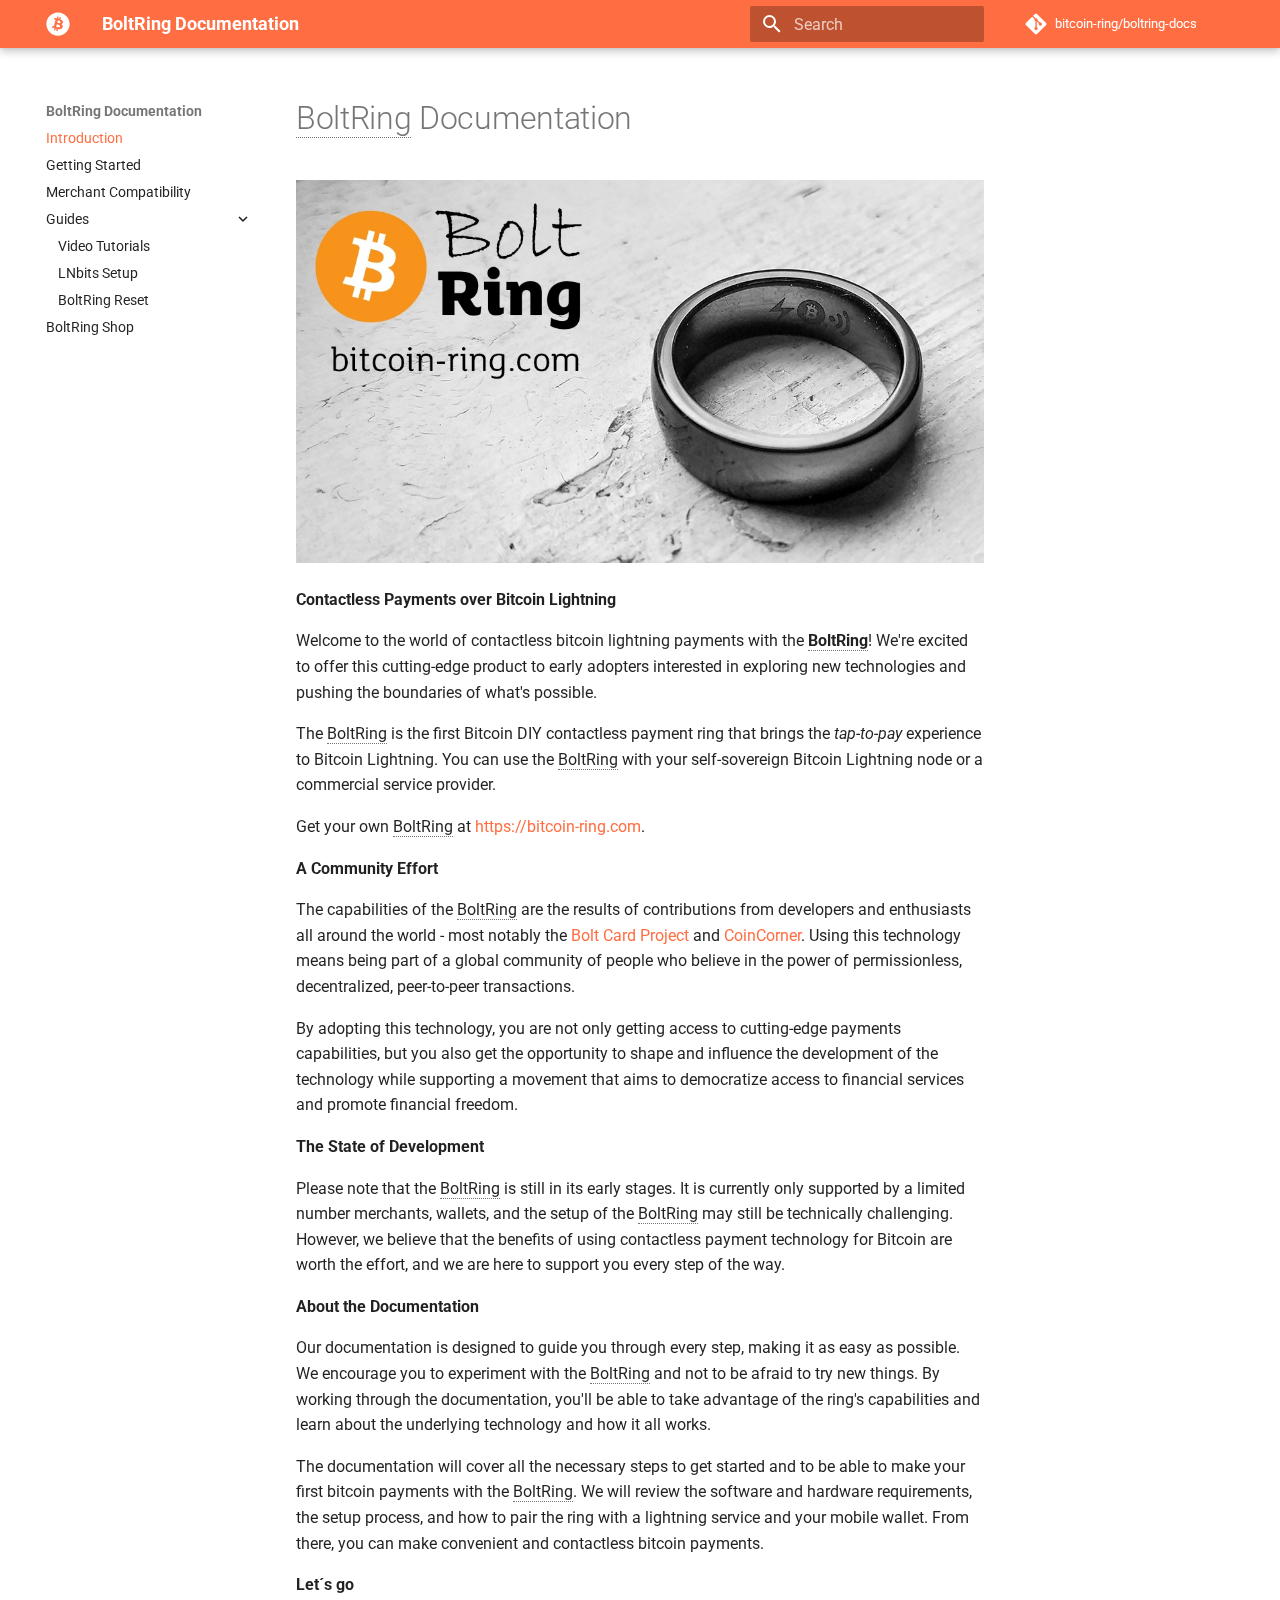
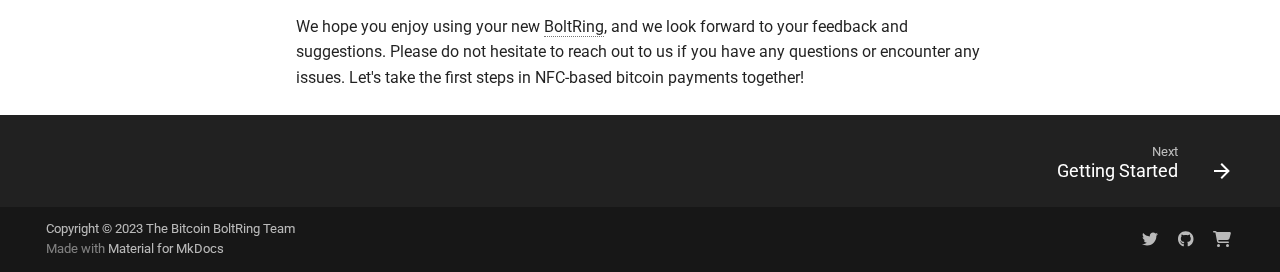
<file: index.html>
<!doctype html>
<html lang="en" class="no-js">
  <head>
    
      <meta charset="utf-8">
      <meta name="viewport" content="width=device-width,initial-scale=1">
      
        <meta name="description" content="Bitcoin Lightning Contactless NFC Payment Ring Documentation">
      
      
        <meta name="author" content="Titusz Pan">
      
      
        <link rel="canonical" href="https://docs.bolt-ring.com/">
      
      
      
        <link rel="next" href="getting-started/">
      
      
      <link rel="icon" href="images/favicon.png">
      <meta name="generator" content="mkdocs-1.5.3, mkdocs-material-9.2.7">
    
    
      
        <title>BoltRing Documentation</title>
      
    
    
      <link rel="stylesheet" href="assets/stylesheets/main.046329b4.min.css">
      
        
        <link rel="stylesheet" href="assets/stylesheets/palette.85d0ee34.min.css">
      
      


    
    
      
    
    
      
        
        
        <link rel="preconnect" href="https://fonts.gstatic.com" crossorigin>
        <link rel="stylesheet" href="https://fonts.googleapis.com/css?family=Roboto:300,300i,400,400i,700,700i%7CRoboto+Mono:400,400i,700,700i&display=fallback">
        <style>:root{--md-text-font:"Roboto";--md-code-font:"Roboto Mono"}</style>
      
    
    
      <link rel="stylesheet" href="css/styles.css">
    
    <script>__md_scope=new URL(".",location),__md_hash=e=>[...e].reduce((e,_)=>(e<<5)-e+_.charCodeAt(0),0),__md_get=(e,_=localStorage,t=__md_scope)=>JSON.parse(_.getItem(t.pathname+"."+e)),__md_set=(e,_,t=localStorage,a=__md_scope)=>{try{t.setItem(a.pathname+"."+e,JSON.stringify(_))}catch(e){}}</script>
    
      

    
    
    
   <link href="assets/stylesheets/glightbox.min.css" rel="stylesheet"/><style>
    html.glightbox-open { overflow: initial; height: 100%; }
    .gslide-title { margin-top: 0px; user-select: text; }
    .gslide-desc { color: #666; user-select: text; }
    .gslide-image img { background: white; }
    .gscrollbar-fixer { padding-right: 15px; }
    .gdesc-inner { font-size: 0.75rem; }
    body[data-md-color-scheme="slate"] .gdesc-inner { background: var(--md-default-bg-color);}
    body[data-md-color-scheme="slate"] .gslide-title { color: var(--md-default-fg-color);}
    body[data-md-color-scheme="slate"] .gslide-desc { color: var(--md-default-fg-color);}</style> <script src="assets/javascripts/glightbox.min.js"></script></head>
  
  
    
    
    
    
    
    <body dir="ltr" data-md-color-scheme="default" data-md-color-primary="deep-orange" data-md-color-accent="green">
  
    
    
    <input class="md-toggle" data-md-toggle="drawer" type="checkbox" id="__drawer" autocomplete="off">
    <input class="md-toggle" data-md-toggle="search" type="checkbox" id="__search" autocomplete="off">
    <label class="md-overlay" for="__drawer"></label>
    <div data-md-component="skip">
      
        
        <a href="#boltring-documentation" class="md-skip">
          Skip to content
        </a>
      
    </div>
    <div data-md-component="announce">
      
    </div>
    
    
      

  

<header class="md-header md-header--shadow" data-md-component="header">
  <nav class="md-header__inner md-grid" aria-label="Header">
    <a href="." title="BoltRing Documentation" class="md-header__button md-logo" aria-label="BoltRing Documentation" data-md-component="logo">
      
  
  <svg xmlns="http://www.w3.org/2000/svg" viewBox="0 0 512 512"><!--! Font Awesome Free 6.4.2 by @fontawesome - https://fontawesome.com License - https://fontawesome.com/license/free (Icons: CC BY 4.0, Fonts: SIL OFL 1.1, Code: MIT License) Copyright 2023 Fonticons, Inc.--><path d="M504 256c0 136.967-111.033 248-248 248S8 392.967 8 256 119.033 8 256 8s248 111.033 248 248zm-141.651-35.33c4.937-32.999-20.191-50.739-54.55-62.573l11.146-44.702-27.213-6.781-10.851 43.524c-7.154-1.783-14.502-3.464-21.803-5.13l10.929-43.81-27.198-6.781-11.153 44.686c-5.922-1.349-11.735-2.682-17.377-4.084l.031-.14-37.53-9.37-7.239 29.062s20.191 4.627 19.765 4.913c11.022 2.751 13.014 10.044 12.68 15.825l-12.696 50.925c.76.194 1.744.473 2.829.907-.907-.225-1.876-.473-2.876-.713l-17.796 71.338c-1.349 3.348-4.767 8.37-12.471 6.464.271.395-19.78-4.937-19.78-4.937l-13.51 31.147 35.414 8.827c6.588 1.651 13.045 3.379 19.4 5.006l-11.262 45.213 27.182 6.781 11.153-44.733a1038.209 1038.209 0 0 0 21.687 5.627l-11.115 44.523 27.213 6.781 11.262-45.128c46.404 8.781 81.299 5.239 95.986-36.727 11.836-33.79-.589-53.281-25.004-65.991 17.78-4.098 31.174-15.792 34.747-39.949zm-62.177 87.179c-8.41 33.79-65.308 15.523-83.755 10.943l14.944-59.899c18.446 4.603 77.6 13.717 68.811 48.956zm8.417-87.667c-7.673 30.736-55.031 15.12-70.393 11.292l13.548-54.327c15.363 3.828 64.836 10.973 56.845 43.035z"/></svg>

    </a>
    <label class="md-header__button md-icon" for="__drawer">
      
      <svg xmlns="http://www.w3.org/2000/svg" viewBox="0 0 24 24"><path d="M3 6h18v2H3V6m0 5h18v2H3v-2m0 5h18v2H3v-2Z"/></svg>
    </label>
    <div class="md-header__title" data-md-component="header-title">
      <div class="md-header__ellipsis">
        <div class="md-header__topic">
          <span class="md-ellipsis">
            BoltRing Documentation
          </span>
        </div>
        <div class="md-header__topic" data-md-component="header-topic">
          <span class="md-ellipsis">
            
              Introduction
            
          </span>
        </div>
      </div>
    </div>
    
      
    
    
    
      <label class="md-header__button md-icon" for="__search">
        
        <svg xmlns="http://www.w3.org/2000/svg" viewBox="0 0 24 24"><path d="M9.5 3A6.5 6.5 0 0 1 16 9.5c0 1.61-.59 3.09-1.56 4.23l.27.27h.79l5 5-1.5 1.5-5-5v-.79l-.27-.27A6.516 6.516 0 0 1 9.5 16 6.5 6.5 0 0 1 3 9.5 6.5 6.5 0 0 1 9.5 3m0 2C7 5 5 7 5 9.5S7 14 9.5 14 14 12 14 9.5 12 5 9.5 5Z"/></svg>
      </label>
      <div class="md-search" data-md-component="search" role="dialog">
  <label class="md-search__overlay" for="__search"></label>
  <div class="md-search__inner" role="search">
    <form class="md-search__form" name="search">
      <input type="text" class="md-search__input" name="query" aria-label="Search" placeholder="Search" autocapitalize="off" autocorrect="off" autocomplete="off" spellcheck="false" data-md-component="search-query" required>
      <label class="md-search__icon md-icon" for="__search">
        
        <svg xmlns="http://www.w3.org/2000/svg" viewBox="0 0 24 24"><path d="M9.5 3A6.5 6.5 0 0 1 16 9.5c0 1.61-.59 3.09-1.56 4.23l.27.27h.79l5 5-1.5 1.5-5-5v-.79l-.27-.27A6.516 6.516 0 0 1 9.5 16 6.5 6.5 0 0 1 3 9.5 6.5 6.5 0 0 1 9.5 3m0 2C7 5 5 7 5 9.5S7 14 9.5 14 14 12 14 9.5 12 5 9.5 5Z"/></svg>
        
        <svg xmlns="http://www.w3.org/2000/svg" viewBox="0 0 24 24"><path d="M20 11v2H8l5.5 5.5-1.42 1.42L4.16 12l7.92-7.92L13.5 5.5 8 11h12Z"/></svg>
      </label>
      <nav class="md-search__options" aria-label="Search">
        
        <button type="reset" class="md-search__icon md-icon" title="Clear" aria-label="Clear" tabindex="-1">
          
          <svg xmlns="http://www.w3.org/2000/svg" viewBox="0 0 24 24"><path d="M19 6.41 17.59 5 12 10.59 6.41 5 5 6.41 10.59 12 5 17.59 6.41 19 12 13.41 17.59 19 19 17.59 13.41 12 19 6.41Z"/></svg>
        </button>
      </nav>
      
    </form>
    <div class="md-search__output">
      <div class="md-search__scrollwrap" data-md-scrollfix>
        <div class="md-search-result" data-md-component="search-result">
          <div class="md-search-result__meta">
            Initializing search
          </div>
          <ol class="md-search-result__list" role="presentation"></ol>
        </div>
      </div>
    </div>
  </div>
</div>
    
    
      <div class="md-header__source">
        <a href="https://github.com/bitcoin-ring/boltring-docs" title="Go to repository" class="md-source" data-md-component="source">
  <div class="md-source__icon md-icon">
    
    <svg xmlns="http://www.w3.org/2000/svg" viewBox="0 0 448 512"><!--! Font Awesome Free 6.4.2 by @fontawesome - https://fontawesome.com License - https://fontawesome.com/license/free (Icons: CC BY 4.0, Fonts: SIL OFL 1.1, Code: MIT License) Copyright 2023 Fonticons, Inc.--><path d="M439.55 236.05 244 40.45a28.87 28.87 0 0 0-40.81 0l-40.66 40.63 51.52 51.52c27.06-9.14 52.68 16.77 43.39 43.68l49.66 49.66c34.23-11.8 61.18 31 35.47 56.69-26.49 26.49-70.21-2.87-56-37.34L240.22 199v121.85c25.3 12.54 22.26 41.85 9.08 55a34.34 34.34 0 0 1-48.55 0c-17.57-17.6-11.07-46.91 11.25-56v-123c-20.8-8.51-24.6-30.74-18.64-45L142.57 101 8.45 235.14a28.86 28.86 0 0 0 0 40.81l195.61 195.6a28.86 28.86 0 0 0 40.8 0l194.69-194.69a28.86 28.86 0 0 0 0-40.81z"/></svg>
  </div>
  <div class="md-source__repository">
    bitcoin-ring/boltring-docs
  </div>
</a>
      </div>
    
  </nav>
  
</header>
    
    <div class="md-container" data-md-component="container">
      
      
        
          
        
      
      <main class="md-main" data-md-component="main">
        <div class="md-main__inner md-grid">
          
            
              
              <div class="md-sidebar md-sidebar--primary" data-md-component="sidebar" data-md-type="navigation" >
                <div class="md-sidebar__scrollwrap">
                  <div class="md-sidebar__inner">
                    



<nav class="md-nav md-nav--primary" aria-label="Navigation" data-md-level="0">
  <label class="md-nav__title" for="__drawer">
    <a href="." title="BoltRing Documentation" class="md-nav__button md-logo" aria-label="BoltRing Documentation" data-md-component="logo">
      
  
  <svg xmlns="http://www.w3.org/2000/svg" viewBox="0 0 512 512"><!--! Font Awesome Free 6.4.2 by @fontawesome - https://fontawesome.com License - https://fontawesome.com/license/free (Icons: CC BY 4.0, Fonts: SIL OFL 1.1, Code: MIT License) Copyright 2023 Fonticons, Inc.--><path d="M504 256c0 136.967-111.033 248-248 248S8 392.967 8 256 119.033 8 256 8s248 111.033 248 248zm-141.651-35.33c4.937-32.999-20.191-50.739-54.55-62.573l11.146-44.702-27.213-6.781-10.851 43.524c-7.154-1.783-14.502-3.464-21.803-5.13l10.929-43.81-27.198-6.781-11.153 44.686c-5.922-1.349-11.735-2.682-17.377-4.084l.031-.14-37.53-9.37-7.239 29.062s20.191 4.627 19.765 4.913c11.022 2.751 13.014 10.044 12.68 15.825l-12.696 50.925c.76.194 1.744.473 2.829.907-.907-.225-1.876-.473-2.876-.713l-17.796 71.338c-1.349 3.348-4.767 8.37-12.471 6.464.271.395-19.78-4.937-19.78-4.937l-13.51 31.147 35.414 8.827c6.588 1.651 13.045 3.379 19.4 5.006l-11.262 45.213 27.182 6.781 11.153-44.733a1038.209 1038.209 0 0 0 21.687 5.627l-11.115 44.523 27.213 6.781 11.262-45.128c46.404 8.781 81.299 5.239 95.986-36.727 11.836-33.79-.589-53.281-25.004-65.991 17.78-4.098 31.174-15.792 34.747-39.949zm-62.177 87.179c-8.41 33.79-65.308 15.523-83.755 10.943l14.944-59.899c18.446 4.603 77.6 13.717 68.811 48.956zm8.417-87.667c-7.673 30.736-55.031 15.12-70.393 11.292l13.548-54.327c15.363 3.828 64.836 10.973 56.845 43.035z"/></svg>

    </a>
    BoltRing Documentation
  </label>
  
    <div class="md-nav__source">
      <a href="https://github.com/bitcoin-ring/boltring-docs" title="Go to repository" class="md-source" data-md-component="source">
  <div class="md-source__icon md-icon">
    
    <svg xmlns="http://www.w3.org/2000/svg" viewBox="0 0 448 512"><!--! Font Awesome Free 6.4.2 by @fontawesome - https://fontawesome.com License - https://fontawesome.com/license/free (Icons: CC BY 4.0, Fonts: SIL OFL 1.1, Code: MIT License) Copyright 2023 Fonticons, Inc.--><path d="M439.55 236.05 244 40.45a28.87 28.87 0 0 0-40.81 0l-40.66 40.63 51.52 51.52c27.06-9.14 52.68 16.77 43.39 43.68l49.66 49.66c34.23-11.8 61.18 31 35.47 56.69-26.49 26.49-70.21-2.87-56-37.34L240.22 199v121.85c25.3 12.54 22.26 41.85 9.08 55a34.34 34.34 0 0 1-48.55 0c-17.57-17.6-11.07-46.91 11.25-56v-123c-20.8-8.51-24.6-30.74-18.64-45L142.57 101 8.45 235.14a28.86 28.86 0 0 0 0 40.81l195.61 195.6a28.86 28.86 0 0 0 40.8 0l194.69-194.69a28.86 28.86 0 0 0 0-40.81z"/></svg>
  </div>
  <div class="md-source__repository">
    bitcoin-ring/boltring-docs
  </div>
</a>
    </div>
  
  <ul class="md-nav__list" data-md-scrollfix>
    
      
      
  
  
    
  
  
    <li class="md-nav__item md-nav__item--active">
      
      <input class="md-nav__toggle md-toggle" type="checkbox" id="__toc">
      
      
        
      
      
      <a href="." class="md-nav__link md-nav__link--active">
        
  
  <span class="md-ellipsis">
    Introduction
  </span>
  

      </a>
      
    </li>
  

    
      
      
  
  
  
    <li class="md-nav__item">
      <a href="getting-started/" class="md-nav__link">
        
  
  <span class="md-ellipsis">
    Getting Started
  </span>
  

      </a>
    </li>
  

    
      
      
  
  
  
    <li class="md-nav__item">
      <a href="merchant-compatibility/" class="md-nav__link">
        
  
  <span class="md-ellipsis">
    Merchant Compatibility
  </span>
  

      </a>
    </li>
  

    
      
      
  
  
  
    
    
    
    <li class="md-nav__item md-nav__item--nested">
      
        
        
        
        
          
        
        <input class="md-nav__toggle md-toggle md-toggle--indeterminate" type="checkbox" id="__nav_4" >
        
          <label class="md-nav__link" for="__nav_4" id="__nav_4_label" tabindex="0">
            
  
  <span class="md-ellipsis">
    Guides
  </span>
  

            <span class="md-nav__icon md-icon"></span>
          </label>
        
        <nav class="md-nav" data-md-level="1" aria-labelledby="__nav_4_label" aria-expanded="false">
          <label class="md-nav__title" for="__nav_4">
            <span class="md-nav__icon md-icon"></span>
            Guides
          </label>
          <ul class="md-nav__list" data-md-scrollfix>
            
              
                
  
  
  
    <li class="md-nav__item">
      <a href="video-tutorials/" class="md-nav__link">
        
  
  <span class="md-ellipsis">
    Video Tutorials
  </span>
  

      </a>
    </li>
  

              
            
              
                
  
  
  
    <li class="md-nav__item">
      <a href="lnbits/" class="md-nav__link">
        
  
  <span class="md-ellipsis">
    LNbits Setup
  </span>
  

      </a>
    </li>
  

              
            
              
                
  
  
  
    <li class="md-nav__item">
      <a href="boltring-reset/" class="md-nav__link">
        
  
  <span class="md-ellipsis">
    BoltRing Reset
  </span>
  

      </a>
    </li>
  

              
            
          </ul>
        </nav>
      
    </li>
  

    
      
      
  
  
  
    <li class="md-nav__item">
      <a href="https://bitcoin-ring.com" class="md-nav__link">
        
  
  <span class="md-ellipsis">
    BoltRing Shop
  </span>
  

      </a>
    </li>
  

    
  </ul>
</nav>
                  </div>
                </div>
              </div>
            
            
              
              <div class="md-sidebar md-sidebar--secondary" data-md-component="sidebar" data-md-type="toc" >
                <div class="md-sidebar__scrollwrap">
                  <div class="md-sidebar__inner">
                    

<nav class="md-nav md-nav--secondary" aria-label="Table of contents">
  
  
  
    
  
  
</nav>
                  </div>
                </div>
              </div>
            
          
          
            <div class="md-content" data-md-component="content">
              <article class="md-content__inner md-typeset">
                
                  

  
  


<h1 id="boltring-documentation"><abbr title="A contactless bitcoin lightning payment ring base on NFC tap &amp; pay technology">BoltRing</abbr> Documentation</h1>
<p><a class="glightbox" href="images/bolt-ring-hero.jpg" data-type="image" data-width="auto" data-height="auto" data-desc-position="bottom"><img alt="BoltRing Hero" src="images/bolt-ring-hero.jpg" /></a></p>
<p><strong>Contactless Payments over Bitcoin Lightning</strong></p>
<p>Welcome to the world of contactless bitcoin lightning payments with the <strong><abbr title="A contactless bitcoin lightning payment ring base on NFC tap &amp; pay technology">BoltRing</abbr></strong>! We're excited
to offer this cutting-edge product to early adopters interested in exploring new technologies and
pushing the boundaries of what's possible. </p>
<p>The <abbr title="A contactless bitcoin lightning payment ring base on NFC tap &amp; pay technology">BoltRing</abbr> is the first Bitcoin DIY contactless payment ring that brings the <em>tap-to-pay</em>
experience to Bitcoin Lightning. You can use the <abbr title="A contactless bitcoin lightning payment ring base on NFC tap &amp; pay technology">BoltRing</abbr> with your self-sovereign Bitcoin Lightning
node or a commercial service provider. </p>
<p>Get your own <abbr title="A contactless bitcoin lightning payment ring base on NFC tap &amp; pay technology">BoltRing</abbr> at <a href="https://bitcoin-ring.com">https://bitcoin-ring.com</a>.</p>
<p><strong>A Community Effort</strong></p>
<p>The capabilities of the <abbr title="A contactless bitcoin lightning payment ring base on NFC tap &amp; pay technology">BoltRing</abbr> are the results of contributions from developers and enthusiasts
all around the world - most notably the <a href="https://www.boltcard.org">Bolt Card Project</a> and 
<a href="https://www.coincorner.com/">CoinCorner</a>. Using this technology means being 
part of a global community of people who believe in the power of permissionless, decentralized,
peer-to-peer transactions.</p>
<p>By adopting this technology, you are not only getting access to cutting-edge payments capabilities,
but you also get the opportunity to shape and influence the development of the technology while
supporting a movement that aims to democratize access to financial services and promote financial
freedom.</p>
<p><strong>The State of Development</strong></p>
<p>Please note that the <abbr title="A contactless bitcoin lightning payment ring base on NFC tap &amp; pay technology">BoltRing</abbr> is still in its early stages. It is currently only supported by a
limited number merchants, wallets, and the setup of the <abbr title="A contactless bitcoin lightning payment ring base on NFC tap &amp; pay technology">BoltRing</abbr> may still be technically
challenging. However, we believe that the benefits of using contactless payment technology for
Bitcoin are worth the effort, and we are here to support you every step of the way.</p>
<p><strong>About the Documentation</strong></p>
<p>Our documentation is designed to guide you through every step, making it as easy as possible. We
encourage you to experiment with the <abbr title="A contactless bitcoin lightning payment ring base on NFC tap &amp; pay technology">BoltRing</abbr> and not to be afraid to try new things. By working
through the documentation, you'll be able to take advantage of the ring's capabilities and learn
about the underlying technology and how it all works.</p>
<p>The documentation will cover all the necessary steps to get started and to be able to make your
first bitcoin payments with the <abbr title="A contactless bitcoin lightning payment ring base on NFC tap &amp; pay technology">BoltRing</abbr>. We will review the software and hardware requirements, the
setup process, and how to pair the ring with a lightning service and your mobile wallet. From there,
you can make convenient and contactless bitcoin payments.</p>
<p><strong>Let´s go</strong></p>
<p>We hope you enjoy using your new <abbr title="A contactless bitcoin lightning payment ring base on NFC tap &amp; pay technology">BoltRing</abbr>, and we look forward to your feedback and suggestions.
Please do not hesitate to reach out to us if you have any questions or encounter any issues. Let's
take the first steps in NFC-based bitcoin payments together!</p>





                
              </article>
            </div>
          
          
        </div>
        
      </main>
      
        <footer class="md-footer">
  
    
      
      <nav class="md-footer__inner md-grid" aria-label="Footer" >
        
        
          
          <a href="getting-started/" class="md-footer__link md-footer__link--next" aria-label="Next: Getting Started" rel="next">
            <div class="md-footer__title">
              <span class="md-footer__direction">
                Next
              </span>
              <div class="md-ellipsis">
                Getting Started
              </div>
            </div>
            <div class="md-footer__button md-icon">
              
              <svg xmlns="http://www.w3.org/2000/svg" viewBox="0 0 24 24"><path d="M4 11v2h12l-5.5 5.5 1.42 1.42L19.84 12l-7.92-7.92L10.5 5.5 16 11H4Z"/></svg>
            </div>
          </a>
        
      </nav>
    
  
  <div class="md-footer-meta md-typeset">
    <div class="md-footer-meta__inner md-grid">
      <div class="md-copyright">
  
    <div class="md-copyright__highlight">
      Copyright &copy; 2023 The Bitcoin BoltRing Team
    </div>
  
  
    Made with
    <a href="https://squidfunk.github.io/mkdocs-material/" target="_blank" rel="noopener">
      Material for MkDocs
    </a>
  
</div>
      
        <div class="md-social">
  
    
    
    
    
      
      
    
    <a href="https://twitter.com/bitcoin_ring" target="_blank" rel="noopener" title="twitter.com" class="md-social__link">
      <svg xmlns="http://www.w3.org/2000/svg" viewBox="0 0 512 512"><!--! Font Awesome Free 6.4.2 by @fontawesome - https://fontawesome.com License - https://fontawesome.com/license/free (Icons: CC BY 4.0, Fonts: SIL OFL 1.1, Code: MIT License) Copyright 2023 Fonticons, Inc.--><path d="M459.37 151.716c.325 4.548.325 9.097.325 13.645 0 138.72-105.583 298.558-298.558 298.558-59.452 0-114.68-17.219-161.137-47.106 8.447.974 16.568 1.299 25.34 1.299 49.055 0 94.213-16.568 130.274-44.832-46.132-.975-84.792-31.188-98.112-72.772 6.498.974 12.995 1.624 19.818 1.624 9.421 0 18.843-1.3 27.614-3.573-48.081-9.747-84.143-51.98-84.143-102.985v-1.299c13.969 7.797 30.214 12.67 47.431 13.319-28.264-18.843-46.781-51.005-46.781-87.391 0-19.492 5.197-37.36 14.294-52.954 51.655 63.675 129.3 105.258 216.365 109.807-1.624-7.797-2.599-15.918-2.599-24.04 0-57.828 46.782-104.934 104.934-104.934 30.213 0 57.502 12.67 76.67 33.137 23.715-4.548 46.456-13.32 66.599-25.34-7.798 24.366-24.366 44.833-46.132 57.827 21.117-2.273 41.584-8.122 60.426-16.243-14.292 20.791-32.161 39.308-52.628 54.253z"/></svg>
    </a>
  
    
    
    
    
      
      
    
    <a href="https://github.com/bitcoin-ring" target="_blank" rel="noopener" title="github.com" class="md-social__link">
      <svg xmlns="http://www.w3.org/2000/svg" viewBox="0 0 496 512"><!--! Font Awesome Free 6.4.2 by @fontawesome - https://fontawesome.com License - https://fontawesome.com/license/free (Icons: CC BY 4.0, Fonts: SIL OFL 1.1, Code: MIT License) Copyright 2023 Fonticons, Inc.--><path d="M165.9 397.4c0 2-2.3 3.6-5.2 3.6-3.3.3-5.6-1.3-5.6-3.6 0-2 2.3-3.6 5.2-3.6 3-.3 5.6 1.3 5.6 3.6zm-31.1-4.5c-.7 2 1.3 4.3 4.3 4.9 2.6 1 5.6 0 6.2-2s-1.3-4.3-4.3-5.2c-2.6-.7-5.5.3-6.2 2.3zm44.2-1.7c-2.9.7-4.9 2.6-4.6 4.9.3 2 2.9 3.3 5.9 2.6 2.9-.7 4.9-2.6 4.6-4.6-.3-1.9-3-3.2-5.9-2.9zM244.8 8C106.1 8 0 113.3 0 252c0 110.9 69.8 205.8 169.5 239.2 12.8 2.3 17.3-5.6 17.3-12.1 0-6.2-.3-40.4-.3-61.4 0 0-70 15-84.7-29.8 0 0-11.4-29.1-27.8-36.6 0 0-22.9-15.7 1.6-15.4 0 0 24.9 2 38.6 25.8 21.9 38.6 58.6 27.5 72.9 20.9 2.3-16 8.8-27.1 16-33.7-55.9-6.2-112.3-14.3-112.3-110.5 0-27.5 7.6-41.3 23.6-58.9-2.6-6.5-11.1-33.3 2.6-67.9 20.9-6.5 69 27 69 27 20-5.6 41.5-8.5 62.8-8.5s42.8 2.9 62.8 8.5c0 0 48.1-33.6 69-27 13.7 34.7 5.2 61.4 2.6 67.9 16 17.7 25.8 31.5 25.8 58.9 0 96.5-58.9 104.2-114.8 110.5 9.2 7.9 17 22.9 17 46.4 0 33.7-.3 75.4-.3 83.6 0 6.5 4.6 14.4 17.3 12.1C428.2 457.8 496 362.9 496 252 496 113.3 383.5 8 244.8 8zM97.2 352.9c-1.3 1-1 3.3.7 5.2 1.6 1.6 3.9 2.3 5.2 1 1.3-1 1-3.3-.7-5.2-1.6-1.6-3.9-2.3-5.2-1zm-10.8-8.1c-.7 1.3.3 2.9 2.3 3.9 1.6 1 3.6.7 4.3-.7.7-1.3-.3-2.9-2.3-3.9-2-.6-3.6-.3-4.3.7zm32.4 35.6c-1.6 1.3-1 4.3 1.3 6.2 2.3 2.3 5.2 2.6 6.5 1 1.3-1.3.7-4.3-1.3-6.2-2.2-2.3-5.2-2.6-6.5-1zm-11.4-14.7c-1.6 1-1.6 3.6 0 5.9 1.6 2.3 4.3 3.3 5.6 2.3 1.6-1.3 1.6-3.9 0-6.2-1.4-2.3-4-3.3-5.6-2z"/></svg>
    </a>
  
    
    
    
    
      
      
    
    <a href="https://bitcoin-ring.com" target="_blank" rel="noopener" title="bitcoin-ring.com" class="md-social__link">
      <svg xmlns="http://www.w3.org/2000/svg" viewBox="0 0 576 512"><!--! Font Awesome Free 6.4.2 by @fontawesome - https://fontawesome.com License - https://fontawesome.com/license/free (Icons: CC BY 4.0, Fonts: SIL OFL 1.1, Code: MIT License) Copyright 2023 Fonticons, Inc.--><path d="M0 24C0 10.7 10.7 0 24 0h45.5c22 0 41.5 12.8 50.6 32h411c26.3 0 45.5 25 38.6 50.4l-41 152.3c-8.5 31.4-37 53.3-69.5 53.3H170.7l5.4 28.5c2.2 11.3 12.1 19.5 23.6 19.5H488c13.3 0 24 10.7 24 24s-10.7 24-24 24H199.7c-34.6 0-64.3-24.6-70.7-58.5l-51.6-271c-.7-3.8-4-6.5-7.9-6.5H24C10.7 48 0 37.3 0 24zm128 440a48 48 0 1 1 96 0 48 48 0 1 1-96 0zm336-48a48 48 0 1 1 0 96 48 48 0 1 1 0-96z"/></svg>
    </a>
  
</div>
      
    </div>
  </div>
</footer>
      
    </div>
    <div class="md-dialog" data-md-component="dialog">
      <div class="md-dialog__inner md-typeset"></div>
    </div>
    
    <script id="__config" type="application/json">{"base": ".", "features": ["navigation.tracking", "navigation.expand", "navigation.footer", "toc.follow"], "search": "assets/javascripts/workers/search.dfff1995.min.js", "translations": {"clipboard.copied": "Copied to clipboard", "clipboard.copy": "Copy to clipboard", "search.result.more.one": "1 more on this page", "search.result.more.other": "# more on this page", "search.result.none": "No matching documents", "search.result.one": "1 matching document", "search.result.other": "# matching documents", "search.result.placeholder": "Type to start searching", "search.result.term.missing": "Missing", "select.version": "Select version"}}</script>
    
    
      <script src="assets/javascripts/bundle.dff1b7c8.min.js"></script>
      
    
  <script id="init-glightbox">const lightbox = GLightbox({"touchNavigation": true, "loop": false, "zoomable": true, "draggable": true, "openEffect": "zoom", "closeEffect": "zoom", "slideEffect": "slide"});
document$.subscribe(() => { lightbox.reload() });
</script></body>
</html>
</file>
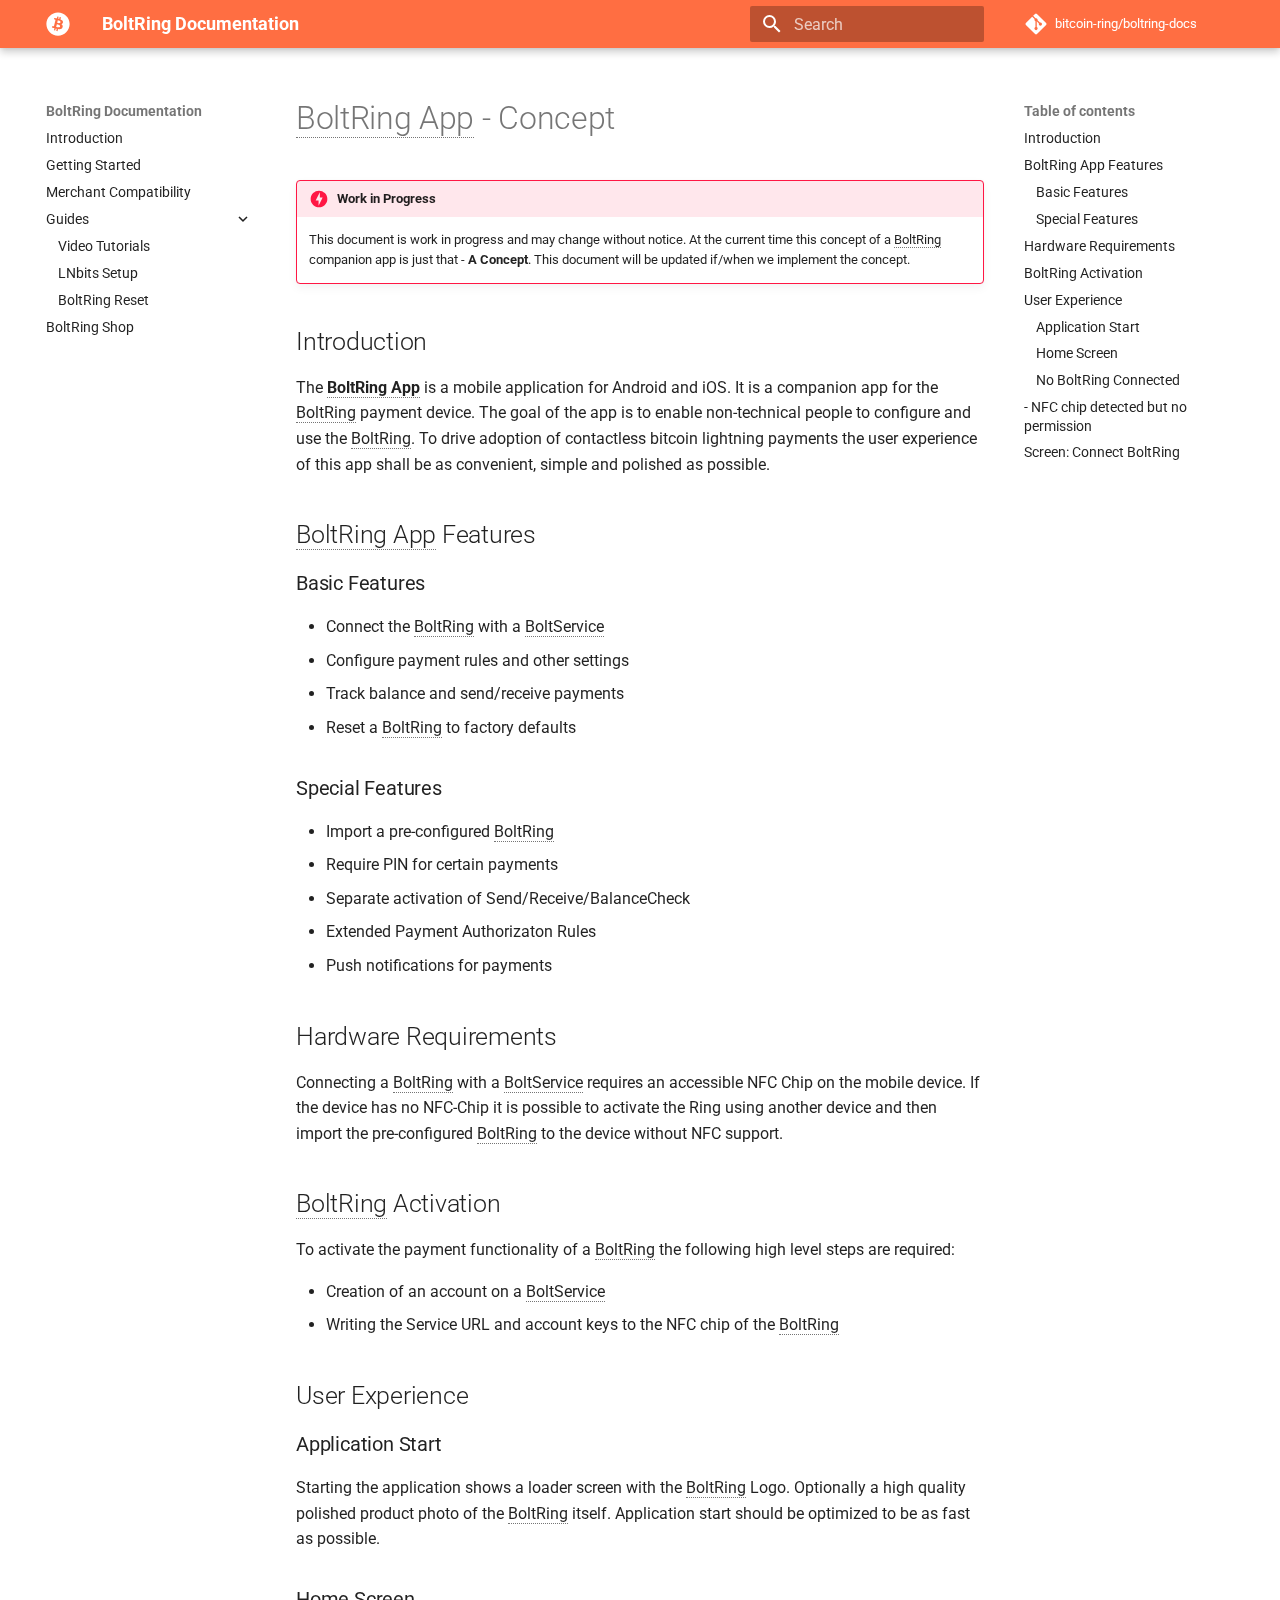
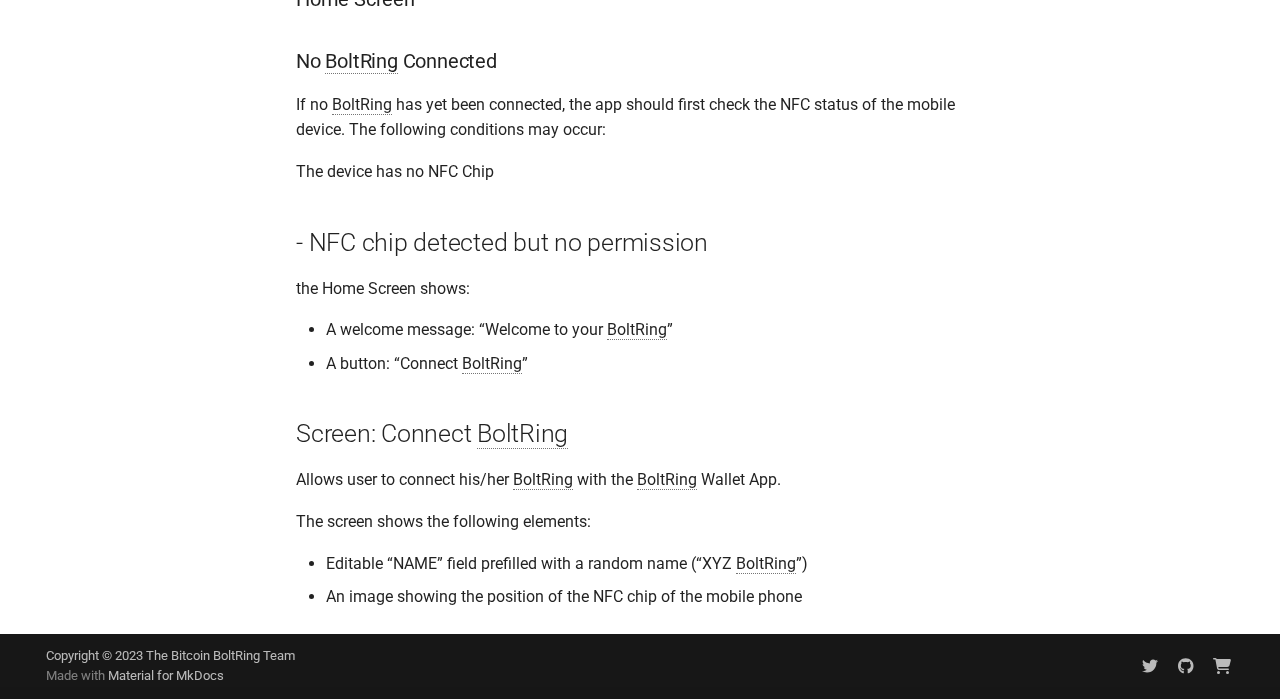
<file: boltring-app/index.html>
<!doctype html>
<html lang="en" class="no-js">
  <head>
    
      <meta charset="utf-8">
      <meta name="viewport" content="width=device-width,initial-scale=1">
      
        <meta name="description" content="Bitcoin Lightning Contactless NFC Payment Ring Documentation">
      
      
        <meta name="author" content="Titusz Pan">
      
      
        <link rel="canonical" href="https://docs.bolt-ring.com/boltring-app/">
      
      
      
      
      <link rel="icon" href="../images/favicon.png">
      <meta name="generator" content="mkdocs-1.5.3, mkdocs-material-9.2.7">
    
    
      
        <title>BoltRing App - Concept - BoltRing Documentation</title>
      
    
    
      <link rel="stylesheet" href="../assets/stylesheets/main.046329b4.min.css">
      
        
        <link rel="stylesheet" href="../assets/stylesheets/palette.85d0ee34.min.css">
      
      


    
    
      
    
    
      
        
        
        <link rel="preconnect" href="https://fonts.gstatic.com" crossorigin>
        <link rel="stylesheet" href="https://fonts.googleapis.com/css?family=Roboto:300,300i,400,400i,700,700i%7CRoboto+Mono:400,400i,700,700i&display=fallback">
        <style>:root{--md-text-font:"Roboto";--md-code-font:"Roboto Mono"}</style>
      
    
    
      <link rel="stylesheet" href="../css/styles.css">
    
    <script>__md_scope=new URL("..",location),__md_hash=e=>[...e].reduce((e,_)=>(e<<5)-e+_.charCodeAt(0),0),__md_get=(e,_=localStorage,t=__md_scope)=>JSON.parse(_.getItem(t.pathname+"."+e)),__md_set=(e,_,t=localStorage,a=__md_scope)=>{try{t.setItem(a.pathname+"."+e,JSON.stringify(_))}catch(e){}}</script>
    
      

    
    
    
   <link href="../assets/stylesheets/glightbox.min.css" rel="stylesheet"/><style>
    html.glightbox-open { overflow: initial; height: 100%; }
    .gslide-title { margin-top: 0px; user-select: text; }
    .gslide-desc { color: #666; user-select: text; }
    .gslide-image img { background: white; }
    .gscrollbar-fixer { padding-right: 15px; }
    .gdesc-inner { font-size: 0.75rem; }
    body[data-md-color-scheme="slate"] .gdesc-inner { background: var(--md-default-bg-color);}
    body[data-md-color-scheme="slate"] .gslide-title { color: var(--md-default-fg-color);}
    body[data-md-color-scheme="slate"] .gslide-desc { color: var(--md-default-fg-color);}</style> <script src="../assets/javascripts/glightbox.min.js"></script></head>
  
  
    
    
    
    
    
    <body dir="ltr" data-md-color-scheme="default" data-md-color-primary="deep-orange" data-md-color-accent="green">
  
    
    
    <input class="md-toggle" data-md-toggle="drawer" type="checkbox" id="__drawer" autocomplete="off">
    <input class="md-toggle" data-md-toggle="search" type="checkbox" id="__search" autocomplete="off">
    <label class="md-overlay" for="__drawer"></label>
    <div data-md-component="skip">
      
        
        <a href="#boltring-app-concept" class="md-skip">
          Skip to content
        </a>
      
    </div>
    <div data-md-component="announce">
      
    </div>
    
    
      

  

<header class="md-header md-header--shadow" data-md-component="header">
  <nav class="md-header__inner md-grid" aria-label="Header">
    <a href=".." title="BoltRing Documentation" class="md-header__button md-logo" aria-label="BoltRing Documentation" data-md-component="logo">
      
  
  <svg xmlns="http://www.w3.org/2000/svg" viewBox="0 0 512 512"><!--! Font Awesome Free 6.4.2 by @fontawesome - https://fontawesome.com License - https://fontawesome.com/license/free (Icons: CC BY 4.0, Fonts: SIL OFL 1.1, Code: MIT License) Copyright 2023 Fonticons, Inc.--><path d="M504 256c0 136.967-111.033 248-248 248S8 392.967 8 256 119.033 8 256 8s248 111.033 248 248zm-141.651-35.33c4.937-32.999-20.191-50.739-54.55-62.573l11.146-44.702-27.213-6.781-10.851 43.524c-7.154-1.783-14.502-3.464-21.803-5.13l10.929-43.81-27.198-6.781-11.153 44.686c-5.922-1.349-11.735-2.682-17.377-4.084l.031-.14-37.53-9.37-7.239 29.062s20.191 4.627 19.765 4.913c11.022 2.751 13.014 10.044 12.68 15.825l-12.696 50.925c.76.194 1.744.473 2.829.907-.907-.225-1.876-.473-2.876-.713l-17.796 71.338c-1.349 3.348-4.767 8.37-12.471 6.464.271.395-19.78-4.937-19.78-4.937l-13.51 31.147 35.414 8.827c6.588 1.651 13.045 3.379 19.4 5.006l-11.262 45.213 27.182 6.781 11.153-44.733a1038.209 1038.209 0 0 0 21.687 5.627l-11.115 44.523 27.213 6.781 11.262-45.128c46.404 8.781 81.299 5.239 95.986-36.727 11.836-33.79-.589-53.281-25.004-65.991 17.78-4.098 31.174-15.792 34.747-39.949zm-62.177 87.179c-8.41 33.79-65.308 15.523-83.755 10.943l14.944-59.899c18.446 4.603 77.6 13.717 68.811 48.956zm8.417-87.667c-7.673 30.736-55.031 15.12-70.393 11.292l13.548-54.327c15.363 3.828 64.836 10.973 56.845 43.035z"/></svg>

    </a>
    <label class="md-header__button md-icon" for="__drawer">
      
      <svg xmlns="http://www.w3.org/2000/svg" viewBox="0 0 24 24"><path d="M3 6h18v2H3V6m0 5h18v2H3v-2m0 5h18v2H3v-2Z"/></svg>
    </label>
    <div class="md-header__title" data-md-component="header-title">
      <div class="md-header__ellipsis">
        <div class="md-header__topic">
          <span class="md-ellipsis">
            BoltRing Documentation
          </span>
        </div>
        <div class="md-header__topic" data-md-component="header-topic">
          <span class="md-ellipsis">
            
              BoltRing App - Concept
            
          </span>
        </div>
      </div>
    </div>
    
      
    
    
    
      <label class="md-header__button md-icon" for="__search">
        
        <svg xmlns="http://www.w3.org/2000/svg" viewBox="0 0 24 24"><path d="M9.5 3A6.5 6.5 0 0 1 16 9.5c0 1.61-.59 3.09-1.56 4.23l.27.27h.79l5 5-1.5 1.5-5-5v-.79l-.27-.27A6.516 6.516 0 0 1 9.5 16 6.5 6.5 0 0 1 3 9.5 6.5 6.5 0 0 1 9.5 3m0 2C7 5 5 7 5 9.5S7 14 9.5 14 14 12 14 9.5 12 5 9.5 5Z"/></svg>
      </label>
      <div class="md-search" data-md-component="search" role="dialog">
  <label class="md-search__overlay" for="__search"></label>
  <div class="md-search__inner" role="search">
    <form class="md-search__form" name="search">
      <input type="text" class="md-search__input" name="query" aria-label="Search" placeholder="Search" autocapitalize="off" autocorrect="off" autocomplete="off" spellcheck="false" data-md-component="search-query" required>
      <label class="md-search__icon md-icon" for="__search">
        
        <svg xmlns="http://www.w3.org/2000/svg" viewBox="0 0 24 24"><path d="M9.5 3A6.5 6.5 0 0 1 16 9.5c0 1.61-.59 3.09-1.56 4.23l.27.27h.79l5 5-1.5 1.5-5-5v-.79l-.27-.27A6.516 6.516 0 0 1 9.5 16 6.5 6.5 0 0 1 3 9.5 6.5 6.5 0 0 1 9.5 3m0 2C7 5 5 7 5 9.5S7 14 9.5 14 14 12 14 9.5 12 5 9.5 5Z"/></svg>
        
        <svg xmlns="http://www.w3.org/2000/svg" viewBox="0 0 24 24"><path d="M20 11v2H8l5.5 5.5-1.42 1.42L4.16 12l7.92-7.92L13.5 5.5 8 11h12Z"/></svg>
      </label>
      <nav class="md-search__options" aria-label="Search">
        
        <button type="reset" class="md-search__icon md-icon" title="Clear" aria-label="Clear" tabindex="-1">
          
          <svg xmlns="http://www.w3.org/2000/svg" viewBox="0 0 24 24"><path d="M19 6.41 17.59 5 12 10.59 6.41 5 5 6.41 10.59 12 5 17.59 6.41 19 12 13.41 17.59 19 19 17.59 13.41 12 19 6.41Z"/></svg>
        </button>
      </nav>
      
    </form>
    <div class="md-search__output">
      <div class="md-search__scrollwrap" data-md-scrollfix>
        <div class="md-search-result" data-md-component="search-result">
          <div class="md-search-result__meta">
            Initializing search
          </div>
          <ol class="md-search-result__list" role="presentation"></ol>
        </div>
      </div>
    </div>
  </div>
</div>
    
    
      <div class="md-header__source">
        <a href="https://github.com/bitcoin-ring/boltring-docs" title="Go to repository" class="md-source" data-md-component="source">
  <div class="md-source__icon md-icon">
    
    <svg xmlns="http://www.w3.org/2000/svg" viewBox="0 0 448 512"><!--! Font Awesome Free 6.4.2 by @fontawesome - https://fontawesome.com License - https://fontawesome.com/license/free (Icons: CC BY 4.0, Fonts: SIL OFL 1.1, Code: MIT License) Copyright 2023 Fonticons, Inc.--><path d="M439.55 236.05 244 40.45a28.87 28.87 0 0 0-40.81 0l-40.66 40.63 51.52 51.52c27.06-9.14 52.68 16.77 43.39 43.68l49.66 49.66c34.23-11.8 61.18 31 35.47 56.69-26.49 26.49-70.21-2.87-56-37.34L240.22 199v121.85c25.3 12.54 22.26 41.85 9.08 55a34.34 34.34 0 0 1-48.55 0c-17.57-17.6-11.07-46.91 11.25-56v-123c-20.8-8.51-24.6-30.74-18.64-45L142.57 101 8.45 235.14a28.86 28.86 0 0 0 0 40.81l195.61 195.6a28.86 28.86 0 0 0 40.8 0l194.69-194.69a28.86 28.86 0 0 0 0-40.81z"/></svg>
  </div>
  <div class="md-source__repository">
    bitcoin-ring/boltring-docs
  </div>
</a>
      </div>
    
  </nav>
  
</header>
    
    <div class="md-container" data-md-component="container">
      
      
        
          
        
      
      <main class="md-main" data-md-component="main">
        <div class="md-main__inner md-grid">
          
            
              
              <div class="md-sidebar md-sidebar--primary" data-md-component="sidebar" data-md-type="navigation" >
                <div class="md-sidebar__scrollwrap">
                  <div class="md-sidebar__inner">
                    



<nav class="md-nav md-nav--primary" aria-label="Navigation" data-md-level="0">
  <label class="md-nav__title" for="__drawer">
    <a href=".." title="BoltRing Documentation" class="md-nav__button md-logo" aria-label="BoltRing Documentation" data-md-component="logo">
      
  
  <svg xmlns="http://www.w3.org/2000/svg" viewBox="0 0 512 512"><!--! Font Awesome Free 6.4.2 by @fontawesome - https://fontawesome.com License - https://fontawesome.com/license/free (Icons: CC BY 4.0, Fonts: SIL OFL 1.1, Code: MIT License) Copyright 2023 Fonticons, Inc.--><path d="M504 256c0 136.967-111.033 248-248 248S8 392.967 8 256 119.033 8 256 8s248 111.033 248 248zm-141.651-35.33c4.937-32.999-20.191-50.739-54.55-62.573l11.146-44.702-27.213-6.781-10.851 43.524c-7.154-1.783-14.502-3.464-21.803-5.13l10.929-43.81-27.198-6.781-11.153 44.686c-5.922-1.349-11.735-2.682-17.377-4.084l.031-.14-37.53-9.37-7.239 29.062s20.191 4.627 19.765 4.913c11.022 2.751 13.014 10.044 12.68 15.825l-12.696 50.925c.76.194 1.744.473 2.829.907-.907-.225-1.876-.473-2.876-.713l-17.796 71.338c-1.349 3.348-4.767 8.37-12.471 6.464.271.395-19.78-4.937-19.78-4.937l-13.51 31.147 35.414 8.827c6.588 1.651 13.045 3.379 19.4 5.006l-11.262 45.213 27.182 6.781 11.153-44.733a1038.209 1038.209 0 0 0 21.687 5.627l-11.115 44.523 27.213 6.781 11.262-45.128c46.404 8.781 81.299 5.239 95.986-36.727 11.836-33.79-.589-53.281-25.004-65.991 17.78-4.098 31.174-15.792 34.747-39.949zm-62.177 87.179c-8.41 33.79-65.308 15.523-83.755 10.943l14.944-59.899c18.446 4.603 77.6 13.717 68.811 48.956zm8.417-87.667c-7.673 30.736-55.031 15.12-70.393 11.292l13.548-54.327c15.363 3.828 64.836 10.973 56.845 43.035z"/></svg>

    </a>
    BoltRing Documentation
  </label>
  
    <div class="md-nav__source">
      <a href="https://github.com/bitcoin-ring/boltring-docs" title="Go to repository" class="md-source" data-md-component="source">
  <div class="md-source__icon md-icon">
    
    <svg xmlns="http://www.w3.org/2000/svg" viewBox="0 0 448 512"><!--! Font Awesome Free 6.4.2 by @fontawesome - https://fontawesome.com License - https://fontawesome.com/license/free (Icons: CC BY 4.0, Fonts: SIL OFL 1.1, Code: MIT License) Copyright 2023 Fonticons, Inc.--><path d="M439.55 236.05 244 40.45a28.87 28.87 0 0 0-40.81 0l-40.66 40.63 51.52 51.52c27.06-9.14 52.68 16.77 43.39 43.68l49.66 49.66c34.23-11.8 61.18 31 35.47 56.69-26.49 26.49-70.21-2.87-56-37.34L240.22 199v121.85c25.3 12.54 22.26 41.85 9.08 55a34.34 34.34 0 0 1-48.55 0c-17.57-17.6-11.07-46.91 11.25-56v-123c-20.8-8.51-24.6-30.74-18.64-45L142.57 101 8.45 235.14a28.86 28.86 0 0 0 0 40.81l195.61 195.6a28.86 28.86 0 0 0 40.8 0l194.69-194.69a28.86 28.86 0 0 0 0-40.81z"/></svg>
  </div>
  <div class="md-source__repository">
    bitcoin-ring/boltring-docs
  </div>
</a>
    </div>
  
  <ul class="md-nav__list" data-md-scrollfix>
    
      
      
  
  
  
    <li class="md-nav__item">
      <a href=".." class="md-nav__link">
        
  
  <span class="md-ellipsis">
    Introduction
  </span>
  

      </a>
    </li>
  

    
      
      
  
  
  
    <li class="md-nav__item">
      <a href="../getting-started/" class="md-nav__link">
        
  
  <span class="md-ellipsis">
    Getting Started
  </span>
  

      </a>
    </li>
  

    
      
      
  
  
  
    <li class="md-nav__item">
      <a href="../merchant-compatibility/" class="md-nav__link">
        
  
  <span class="md-ellipsis">
    Merchant Compatibility
  </span>
  

      </a>
    </li>
  

    
      
      
  
  
  
    
    
    
    <li class="md-nav__item md-nav__item--nested">
      
        
        
        
        
          
        
        <input class="md-nav__toggle md-toggle md-toggle--indeterminate" type="checkbox" id="__nav_4" >
        
          <label class="md-nav__link" for="__nav_4" id="__nav_4_label" tabindex="0">
            
  
  <span class="md-ellipsis">
    Guides
  </span>
  

            <span class="md-nav__icon md-icon"></span>
          </label>
        
        <nav class="md-nav" data-md-level="1" aria-labelledby="__nav_4_label" aria-expanded="false">
          <label class="md-nav__title" for="__nav_4">
            <span class="md-nav__icon md-icon"></span>
            Guides
          </label>
          <ul class="md-nav__list" data-md-scrollfix>
            
              
                
  
  
  
    <li class="md-nav__item">
      <a href="../video-tutorials/" class="md-nav__link">
        
  
  <span class="md-ellipsis">
    Video Tutorials
  </span>
  

      </a>
    </li>
  

              
            
              
                
  
  
  
    <li class="md-nav__item">
      <a href="../lnbits/" class="md-nav__link">
        
  
  <span class="md-ellipsis">
    LNbits Setup
  </span>
  

      </a>
    </li>
  

              
            
              
                
  
  
  
    <li class="md-nav__item">
      <a href="../boltring-reset/" class="md-nav__link">
        
  
  <span class="md-ellipsis">
    BoltRing Reset
  </span>
  

      </a>
    </li>
  

              
            
          </ul>
        </nav>
      
    </li>
  

    
      
      
  
  
  
    <li class="md-nav__item">
      <a href="https://bitcoin-ring.com" class="md-nav__link">
        
  
  <span class="md-ellipsis">
    BoltRing Shop
  </span>
  

      </a>
    </li>
  

    
  </ul>
</nav>
                  </div>
                </div>
              </div>
            
            
              
              <div class="md-sidebar md-sidebar--secondary" data-md-component="sidebar" data-md-type="toc" >
                <div class="md-sidebar__scrollwrap">
                  <div class="md-sidebar__inner">
                    

<nav class="md-nav md-nav--secondary" aria-label="Table of contents">
  
  
  
    
  
  
    <label class="md-nav__title" for="__toc">
      <span class="md-nav__icon md-icon"></span>
      Table of contents
    </label>
    <ul class="md-nav__list" data-md-component="toc" data-md-scrollfix>
      
        <li class="md-nav__item">
  <a href="#introduction" class="md-nav__link">
    Introduction
  </a>
  
</li>
      
        <li class="md-nav__item">
  <a href="#boltring-app-features" class="md-nav__link">
    BoltRing App Features
  </a>
  
    <nav class="md-nav" aria-label="BoltRing App Features">
      <ul class="md-nav__list">
        
          <li class="md-nav__item">
  <a href="#basic-features" class="md-nav__link">
    Basic Features
  </a>
  
</li>
        
          <li class="md-nav__item">
  <a href="#special-features" class="md-nav__link">
    Special Features
  </a>
  
</li>
        
      </ul>
    </nav>
  
</li>
      
        <li class="md-nav__item">
  <a href="#hardware-requirements" class="md-nav__link">
    Hardware Requirements
  </a>
  
</li>
      
        <li class="md-nav__item">
  <a href="#boltring-activation" class="md-nav__link">
    BoltRing Activation
  </a>
  
</li>
      
        <li class="md-nav__item">
  <a href="#user-experience" class="md-nav__link">
    User Experience
  </a>
  
    <nav class="md-nav" aria-label="User Experience">
      <ul class="md-nav__list">
        
          <li class="md-nav__item">
  <a href="#application-start" class="md-nav__link">
    Application Start
  </a>
  
</li>
        
          <li class="md-nav__item">
  <a href="#home-screen" class="md-nav__link">
    Home Screen
  </a>
  
</li>
        
          <li class="md-nav__item">
  <a href="#no-boltring-connected" class="md-nav__link">
    No BoltRing Connected
  </a>
  
</li>
        
      </ul>
    </nav>
  
</li>
      
        <li class="md-nav__item">
  <a href="#-nfc-chip-detected-but-no-permission" class="md-nav__link">
    - NFC chip detected but no permission
  </a>
  
</li>
      
        <li class="md-nav__item">
  <a href="#screen-connect-boltring" class="md-nav__link">
    Screen: Connect BoltRing
  </a>
  
</li>
      
    </ul>
  
</nav>
                  </div>
                </div>
              </div>
            
          
          
            <div class="md-content" data-md-component="content">
              <article class="md-content__inner md-typeset">
                
                  

  
  


<h1 id="boltring-app-concept"><abbr title="A mobile companion application for the BoltRing">BoltRing App</abbr> - Concept</h1>
<div class="admonition danger">
<p class="admonition-title">Work in Progress</p>
<p>This document is work in progress and may change without notice. At the current time this
concept of a <abbr title="A contactless bitcoin lightning payment ring base on NFC tap &amp; pay technology">BoltRing</abbr> companion app is just that - <strong>A Concept</strong>. This document will be updated
if/when we implement the concept.</p>
</div>
<h2 id="introduction">Introduction</h2>
<p>The <strong><abbr title="A mobile companion application for the BoltRing">BoltRing App</abbr></strong> is a mobile application for Android and iOS. It is a companion app for the
<abbr title="A contactless bitcoin lightning payment ring base on NFC tap &amp; pay technology">BoltRing</abbr> payment device. The goal of the app is to enable non-technical people to configure and use
the <abbr title="A contactless bitcoin lightning payment ring base on NFC tap &amp; pay technology">BoltRing</abbr>. To drive adoption of contactless bitcoin lightning payments the user experience of
this app shall be as convenient, simple and polished as possible.</p>
<h2 id="boltring-app-features"><abbr title="A mobile companion application for the BoltRing">BoltRing App</abbr> Features</h2>
<h3 id="basic-features">Basic Features</h3>
<ul>
<li>Connect the <abbr title="A contactless bitcoin lightning payment ring base on NFC tap &amp; pay technology">BoltRing</abbr> with a <abbr title="A web service that authorizes payments for connected BoltRings">BoltService</abbr></li>
<li>Configure payment rules and other settings</li>
<li>Track balance and send/receive payments</li>
<li>Reset a <abbr title="A contactless bitcoin lightning payment ring base on NFC tap &amp; pay technology">BoltRing</abbr> to factory defaults</li>
</ul>
<h3 id="special-features">Special Features</h3>
<ul>
<li>Import a pre-configured <abbr title="A contactless bitcoin lightning payment ring base on NFC tap &amp; pay technology">BoltRing</abbr></li>
<li>Require PIN for certain payments</li>
<li>Separate activation of Send/Receive/BalanceCheck</li>
<li>Extended Payment Authorizaton Rules</li>
<li>Push notifications for payments</li>
</ul>
<h2 id="hardware-requirements">Hardware Requirements</h2>
<p>Connecting a <abbr title="A contactless bitcoin lightning payment ring base on NFC tap &amp; pay technology">BoltRing</abbr> with a <abbr title="A web service that authorizes payments for connected BoltRings">BoltService</abbr> requires an accessible NFC Chip on the mobile device. If
the device has no NFC-Chip it is possible to activate the Ring using another device and then import
the pre-configured <abbr title="A contactless bitcoin lightning payment ring base on NFC tap &amp; pay technology">BoltRing</abbr> to the device without NFC support.</p>
<h2 id="boltring-activation"><abbr title="A contactless bitcoin lightning payment ring base on NFC tap &amp; pay technology">BoltRing</abbr> Activation</h2>
<p>To activate the payment functionality of a <abbr title="A contactless bitcoin lightning payment ring base on NFC tap &amp; pay technology">BoltRing</abbr> the following high level steps are required:</p>
<ul>
<li>Creation of an account on a <abbr title="A web service that authorizes payments for connected BoltRings">BoltService</abbr></li>
<li>Writing the Service URL and account keys to the NFC chip of the <abbr title="A contactless bitcoin lightning payment ring base on NFC tap &amp; pay technology">BoltRing</abbr></li>
</ul>
<h2 id="user-experience">User Experience</h2>
<h3 id="application-start">Application Start</h3>
<p>Starting the application shows a loader screen with the <abbr title="A contactless bitcoin lightning payment ring base on NFC tap &amp; pay technology">BoltRing</abbr> Logo. Optionally a high quality
polished product photo of the <abbr title="A contactless bitcoin lightning payment ring base on NFC tap &amp; pay technology">BoltRing</abbr> itself. Application start should be optimized to be as fast
as possible.</p>
<h3 id="home-screen">Home Screen</h3>
<h3 id="no-boltring-connected">No <abbr title="A contactless bitcoin lightning payment ring base on NFC tap &amp; pay technology">BoltRing</abbr> Connected</h3>
<p>If no <abbr title="A contactless bitcoin lightning payment ring base on NFC tap &amp; pay technology">BoltRing</abbr> has yet been connected, the app should first check the NFC status of the mobile
device. The following conditions may occur:</p>
<p>The device has no NFC Chip</p>
<h2 id="-nfc-chip-detected-but-no-permission">- NFC chip detected but no permission</h2>
<p>the Home Screen shows:</p>
<ul>
<li>A welcome message: “Welcome to your <abbr title="A contactless bitcoin lightning payment ring base on NFC tap &amp; pay technology">BoltRing</abbr>”</li>
<li>A button: “Connect <abbr title="A contactless bitcoin lightning payment ring base on NFC tap &amp; pay technology">BoltRing</abbr>”</li>
</ul>
<h2 id="screen-connect-boltring">Screen: Connect <abbr title="A contactless bitcoin lightning payment ring base on NFC tap &amp; pay technology">BoltRing</abbr></h2>
<p>Allows user to connect his/her <abbr title="A contactless bitcoin lightning payment ring base on NFC tap &amp; pay technology">BoltRing</abbr> with the <abbr title="A contactless bitcoin lightning payment ring base on NFC tap &amp; pay technology">BoltRing</abbr> Wallet App.</p>
<p>The screen shows the following elements:</p>
<ul>
<li>Editable “NAME” field prefilled with a random name (“XYZ <abbr title="A contactless bitcoin lightning payment ring base on NFC tap &amp; pay technology">BoltRing</abbr>”)</li>
<li>An image showing the position of the NFC chip of the mobile phone</li>
</ul>





                
              </article>
            </div>
          
          
        </div>
        
      </main>
      
        <footer class="md-footer">
  
    
  
  <div class="md-footer-meta md-typeset">
    <div class="md-footer-meta__inner md-grid">
      <div class="md-copyright">
  
    <div class="md-copyright__highlight">
      Copyright &copy; 2023 The Bitcoin BoltRing Team
    </div>
  
  
    Made with
    <a href="https://squidfunk.github.io/mkdocs-material/" target="_blank" rel="noopener">
      Material for MkDocs
    </a>
  
</div>
      
        <div class="md-social">
  
    
    
    
    
      
      
    
    <a href="https://twitter.com/bitcoin_ring" target="_blank" rel="noopener" title="twitter.com" class="md-social__link">
      <svg xmlns="http://www.w3.org/2000/svg" viewBox="0 0 512 512"><!--! Font Awesome Free 6.4.2 by @fontawesome - https://fontawesome.com License - https://fontawesome.com/license/free (Icons: CC BY 4.0, Fonts: SIL OFL 1.1, Code: MIT License) Copyright 2023 Fonticons, Inc.--><path d="M459.37 151.716c.325 4.548.325 9.097.325 13.645 0 138.72-105.583 298.558-298.558 298.558-59.452 0-114.68-17.219-161.137-47.106 8.447.974 16.568 1.299 25.34 1.299 49.055 0 94.213-16.568 130.274-44.832-46.132-.975-84.792-31.188-98.112-72.772 6.498.974 12.995 1.624 19.818 1.624 9.421 0 18.843-1.3 27.614-3.573-48.081-9.747-84.143-51.98-84.143-102.985v-1.299c13.969 7.797 30.214 12.67 47.431 13.319-28.264-18.843-46.781-51.005-46.781-87.391 0-19.492 5.197-37.36 14.294-52.954 51.655 63.675 129.3 105.258 216.365 109.807-1.624-7.797-2.599-15.918-2.599-24.04 0-57.828 46.782-104.934 104.934-104.934 30.213 0 57.502 12.67 76.67 33.137 23.715-4.548 46.456-13.32 66.599-25.34-7.798 24.366-24.366 44.833-46.132 57.827 21.117-2.273 41.584-8.122 60.426-16.243-14.292 20.791-32.161 39.308-52.628 54.253z"/></svg>
    </a>
  
    
    
    
    
      
      
    
    <a href="https://github.com/bitcoin-ring" target="_blank" rel="noopener" title="github.com" class="md-social__link">
      <svg xmlns="http://www.w3.org/2000/svg" viewBox="0 0 496 512"><!--! Font Awesome Free 6.4.2 by @fontawesome - https://fontawesome.com License - https://fontawesome.com/license/free (Icons: CC BY 4.0, Fonts: SIL OFL 1.1, Code: MIT License) Copyright 2023 Fonticons, Inc.--><path d="M165.9 397.4c0 2-2.3 3.6-5.2 3.6-3.3.3-5.6-1.3-5.6-3.6 0-2 2.3-3.6 5.2-3.6 3-.3 5.6 1.3 5.6 3.6zm-31.1-4.5c-.7 2 1.3 4.3 4.3 4.9 2.6 1 5.6 0 6.2-2s-1.3-4.3-4.3-5.2c-2.6-.7-5.5.3-6.2 2.3zm44.2-1.7c-2.9.7-4.9 2.6-4.6 4.9.3 2 2.9 3.3 5.9 2.6 2.9-.7 4.9-2.6 4.6-4.6-.3-1.9-3-3.2-5.9-2.9zM244.8 8C106.1 8 0 113.3 0 252c0 110.9 69.8 205.8 169.5 239.2 12.8 2.3 17.3-5.6 17.3-12.1 0-6.2-.3-40.4-.3-61.4 0 0-70 15-84.7-29.8 0 0-11.4-29.1-27.8-36.6 0 0-22.9-15.7 1.6-15.4 0 0 24.9 2 38.6 25.8 21.9 38.6 58.6 27.5 72.9 20.9 2.3-16 8.8-27.1 16-33.7-55.9-6.2-112.3-14.3-112.3-110.5 0-27.5 7.6-41.3 23.6-58.9-2.6-6.5-11.1-33.3 2.6-67.9 20.9-6.5 69 27 69 27 20-5.6 41.5-8.5 62.8-8.5s42.8 2.9 62.8 8.5c0 0 48.1-33.6 69-27 13.7 34.7 5.2 61.4 2.6 67.9 16 17.7 25.8 31.5 25.8 58.9 0 96.5-58.9 104.2-114.8 110.5 9.2 7.9 17 22.9 17 46.4 0 33.7-.3 75.4-.3 83.6 0 6.5 4.6 14.4 17.3 12.1C428.2 457.8 496 362.9 496 252 496 113.3 383.5 8 244.8 8zM97.2 352.9c-1.3 1-1 3.3.7 5.2 1.6 1.6 3.9 2.3 5.2 1 1.3-1 1-3.3-.7-5.2-1.6-1.6-3.9-2.3-5.2-1zm-10.8-8.1c-.7 1.3.3 2.9 2.3 3.9 1.6 1 3.6.7 4.3-.7.7-1.3-.3-2.9-2.3-3.9-2-.6-3.6-.3-4.3.7zm32.4 35.6c-1.6 1.3-1 4.3 1.3 6.2 2.3 2.3 5.2 2.6 6.5 1 1.3-1.3.7-4.3-1.3-6.2-2.2-2.3-5.2-2.6-6.5-1zm-11.4-14.7c-1.6 1-1.6 3.6 0 5.9 1.6 2.3 4.3 3.3 5.6 2.3 1.6-1.3 1.6-3.9 0-6.2-1.4-2.3-4-3.3-5.6-2z"/></svg>
    </a>
  
    
    
    
    
      
      
    
    <a href="https://bitcoin-ring.com" target="_blank" rel="noopener" title="bitcoin-ring.com" class="md-social__link">
      <svg xmlns="http://www.w3.org/2000/svg" viewBox="0 0 576 512"><!--! Font Awesome Free 6.4.2 by @fontawesome - https://fontawesome.com License - https://fontawesome.com/license/free (Icons: CC BY 4.0, Fonts: SIL OFL 1.1, Code: MIT License) Copyright 2023 Fonticons, Inc.--><path d="M0 24C0 10.7 10.7 0 24 0h45.5c22 0 41.5 12.8 50.6 32h411c26.3 0 45.5 25 38.6 50.4l-41 152.3c-8.5 31.4-37 53.3-69.5 53.3H170.7l5.4 28.5c2.2 11.3 12.1 19.5 23.6 19.5H488c13.3 0 24 10.7 24 24s-10.7 24-24 24H199.7c-34.6 0-64.3-24.6-70.7-58.5l-51.6-271c-.7-3.8-4-6.5-7.9-6.5H24C10.7 48 0 37.3 0 24zm128 440a48 48 0 1 1 96 0 48 48 0 1 1-96 0zm336-48a48 48 0 1 1 0 96 48 48 0 1 1 0-96z"/></svg>
    </a>
  
</div>
      
    </div>
  </div>
</footer>
      
    </div>
    <div class="md-dialog" data-md-component="dialog">
      <div class="md-dialog__inner md-typeset"></div>
    </div>
    
    <script id="__config" type="application/json">{"base": "..", "features": ["navigation.tracking", "navigation.expand", "navigation.footer", "toc.follow"], "search": "../assets/javascripts/workers/search.dfff1995.min.js", "translations": {"clipboard.copied": "Copied to clipboard", "clipboard.copy": "Copy to clipboard", "search.result.more.one": "1 more on this page", "search.result.more.other": "# more on this page", "search.result.none": "No matching documents", "search.result.one": "1 matching document", "search.result.other": "# matching documents", "search.result.placeholder": "Type to start searching", "search.result.term.missing": "Missing", "select.version": "Select version"}}</script>
    
    
      <script src="../assets/javascripts/bundle.dff1b7c8.min.js"></script>
      
    
  <script id="init-glightbox">const lightbox = GLightbox({"touchNavigation": true, "loop": false, "zoomable": true, "draggable": true, "openEffect": "zoom", "closeEffect": "zoom", "slideEffect": "slide"});
document$.subscribe(() => { lightbox.reload() });
</script></body>
</html>
</file>
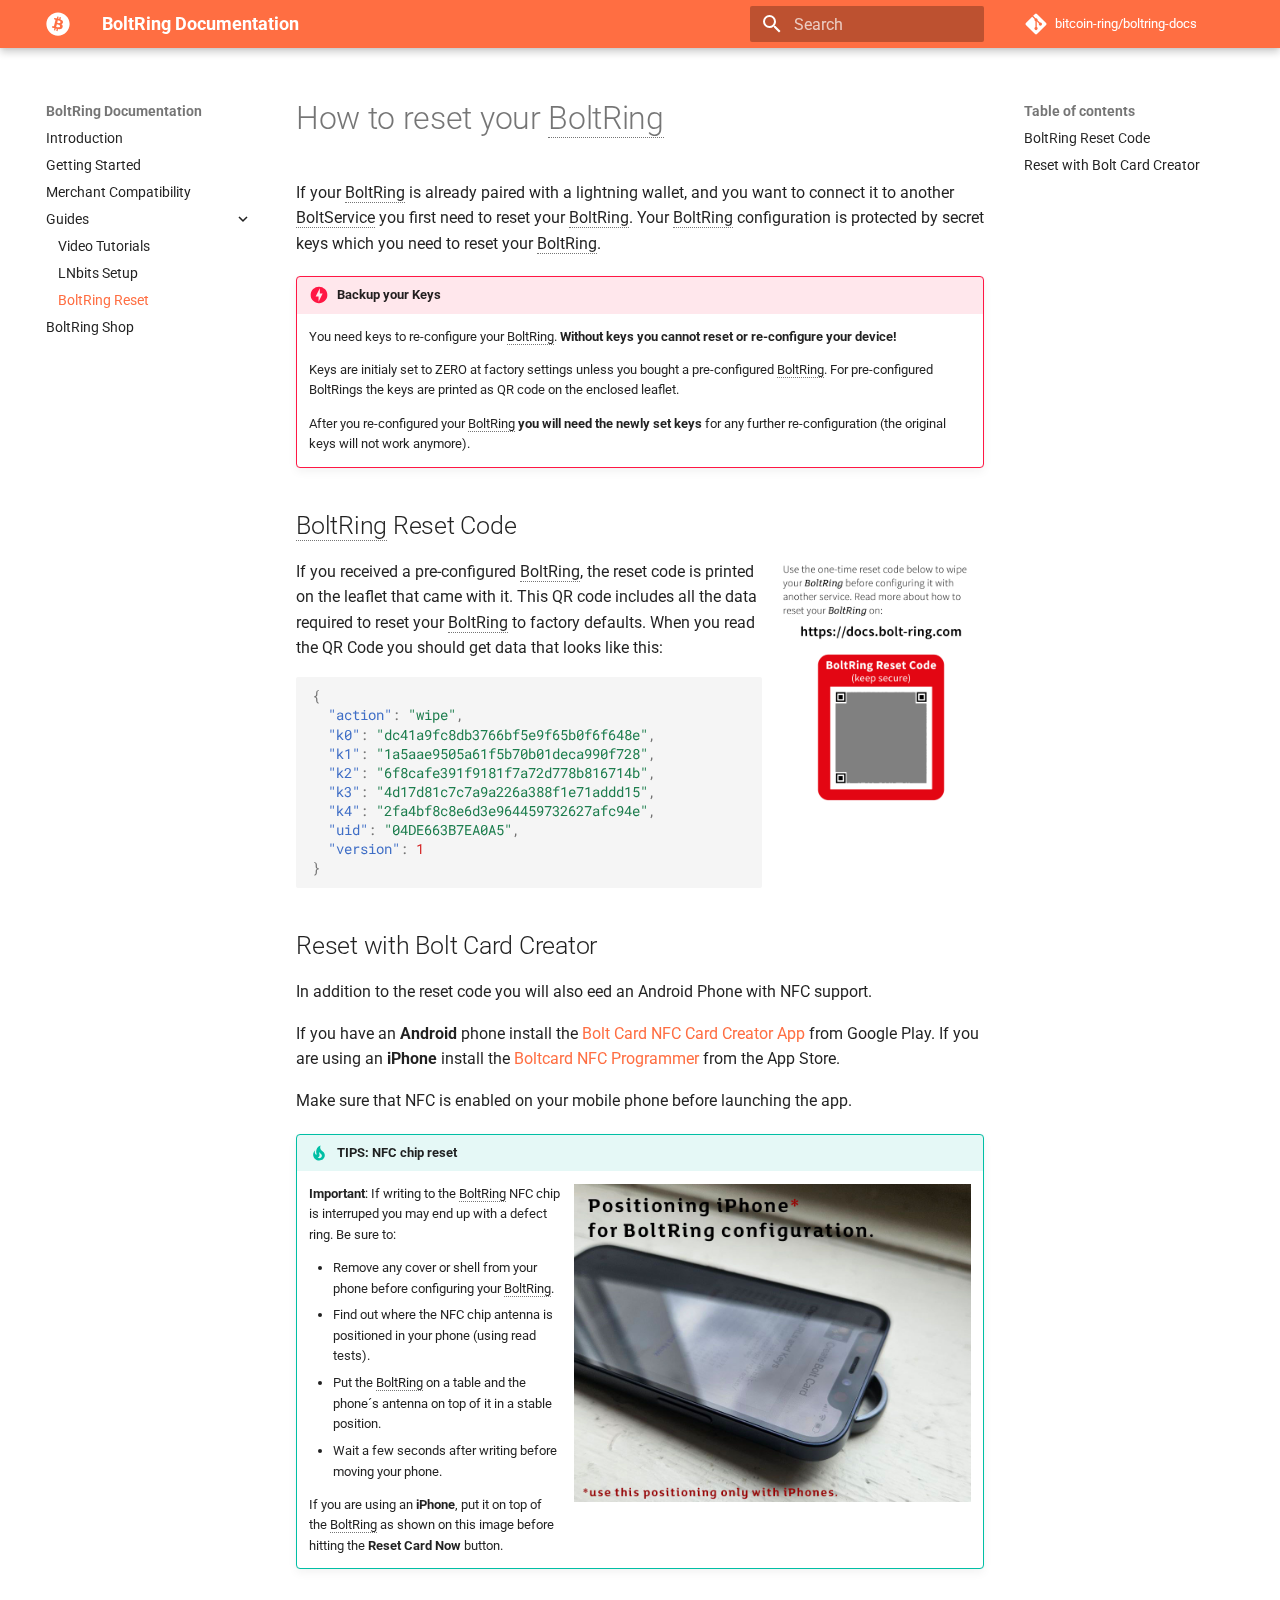
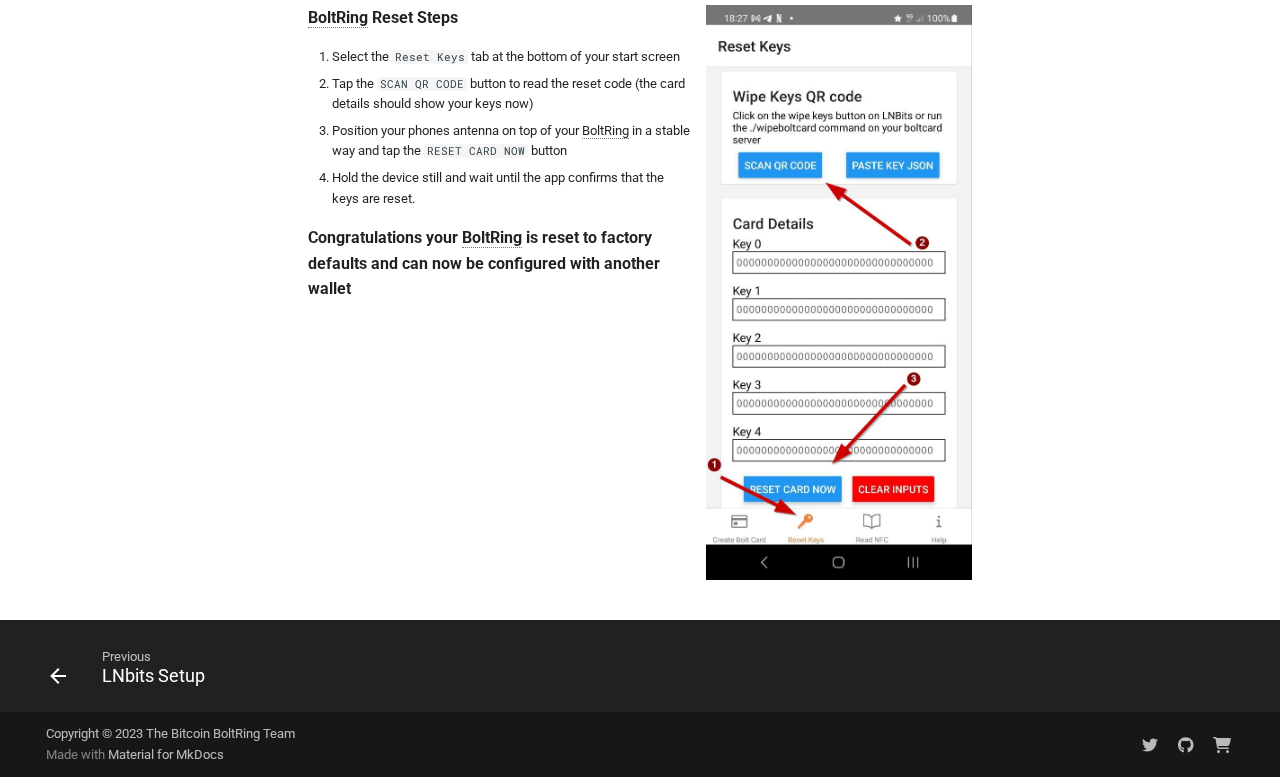
<file: boltring-reset/index.html>
<!doctype html>
<html lang="en" class="no-js">
  <head>
    
      <meta charset="utf-8">
      <meta name="viewport" content="width=device-width,initial-scale=1">
      
        <meta name="description" content="Bitcoin Lightning Contactless NFC Payment Ring Documentation">
      
      
        <meta name="author" content="Titusz Pan">
      
      
        <link rel="canonical" href="https://docs.bolt-ring.com/boltring-reset/">
      
      
        <link rel="prev" href="../lnbits/">
      
      
      
      <link rel="icon" href="../images/favicon.png">
      <meta name="generator" content="mkdocs-1.5.3, mkdocs-material-9.2.7">
    
    
      
        <title>BoltRing Reset - BoltRing Documentation</title>
      
    
    
      <link rel="stylesheet" href="../assets/stylesheets/main.046329b4.min.css">
      
        
        <link rel="stylesheet" href="../assets/stylesheets/palette.85d0ee34.min.css">
      
      


    
    
      
    
    
      
        
        
        <link rel="preconnect" href="https://fonts.gstatic.com" crossorigin>
        <link rel="stylesheet" href="https://fonts.googleapis.com/css?family=Roboto:300,300i,400,400i,700,700i%7CRoboto+Mono:400,400i,700,700i&display=fallback">
        <style>:root{--md-text-font:"Roboto";--md-code-font:"Roboto Mono"}</style>
      
    
    
      <link rel="stylesheet" href="../css/styles.css">
    
    <script>__md_scope=new URL("..",location),__md_hash=e=>[...e].reduce((e,_)=>(e<<5)-e+_.charCodeAt(0),0),__md_get=(e,_=localStorage,t=__md_scope)=>JSON.parse(_.getItem(t.pathname+"."+e)),__md_set=(e,_,t=localStorage,a=__md_scope)=>{try{t.setItem(a.pathname+"."+e,JSON.stringify(_))}catch(e){}}</script>
    
      

    
    
    
   <link href="../assets/stylesheets/glightbox.min.css" rel="stylesheet"/><style>
    html.glightbox-open { overflow: initial; height: 100%; }
    .gslide-title { margin-top: 0px; user-select: text; }
    .gslide-desc { color: #666; user-select: text; }
    .gslide-image img { background: white; }
    .gscrollbar-fixer { padding-right: 15px; }
    .gdesc-inner { font-size: 0.75rem; }
    body[data-md-color-scheme="slate"] .gdesc-inner { background: var(--md-default-bg-color);}
    body[data-md-color-scheme="slate"] .gslide-title { color: var(--md-default-fg-color);}
    body[data-md-color-scheme="slate"] .gslide-desc { color: var(--md-default-fg-color);}</style> <script src="../assets/javascripts/glightbox.min.js"></script></head>
  
  
    
    
    
    
    
    <body dir="ltr" data-md-color-scheme="default" data-md-color-primary="deep-orange" data-md-color-accent="green">
  
    
    
    <input class="md-toggle" data-md-toggle="drawer" type="checkbox" id="__drawer" autocomplete="off">
    <input class="md-toggle" data-md-toggle="search" type="checkbox" id="__search" autocomplete="off">
    <label class="md-overlay" for="__drawer"></label>
    <div data-md-component="skip">
      
        
        <a href="#how-to-reset-your-boltring" class="md-skip">
          Skip to content
        </a>
      
    </div>
    <div data-md-component="announce">
      
    </div>
    
    
      

  

<header class="md-header md-header--shadow" data-md-component="header">
  <nav class="md-header__inner md-grid" aria-label="Header">
    <a href=".." title="BoltRing Documentation" class="md-header__button md-logo" aria-label="BoltRing Documentation" data-md-component="logo">
      
  
  <svg xmlns="http://www.w3.org/2000/svg" viewBox="0 0 512 512"><!--! Font Awesome Free 6.4.2 by @fontawesome - https://fontawesome.com License - https://fontawesome.com/license/free (Icons: CC BY 4.0, Fonts: SIL OFL 1.1, Code: MIT License) Copyright 2023 Fonticons, Inc.--><path d="M504 256c0 136.967-111.033 248-248 248S8 392.967 8 256 119.033 8 256 8s248 111.033 248 248zm-141.651-35.33c4.937-32.999-20.191-50.739-54.55-62.573l11.146-44.702-27.213-6.781-10.851 43.524c-7.154-1.783-14.502-3.464-21.803-5.13l10.929-43.81-27.198-6.781-11.153 44.686c-5.922-1.349-11.735-2.682-17.377-4.084l.031-.14-37.53-9.37-7.239 29.062s20.191 4.627 19.765 4.913c11.022 2.751 13.014 10.044 12.68 15.825l-12.696 50.925c.76.194 1.744.473 2.829.907-.907-.225-1.876-.473-2.876-.713l-17.796 71.338c-1.349 3.348-4.767 8.37-12.471 6.464.271.395-19.78-4.937-19.78-4.937l-13.51 31.147 35.414 8.827c6.588 1.651 13.045 3.379 19.4 5.006l-11.262 45.213 27.182 6.781 11.153-44.733a1038.209 1038.209 0 0 0 21.687 5.627l-11.115 44.523 27.213 6.781 11.262-45.128c46.404 8.781 81.299 5.239 95.986-36.727 11.836-33.79-.589-53.281-25.004-65.991 17.78-4.098 31.174-15.792 34.747-39.949zm-62.177 87.179c-8.41 33.79-65.308 15.523-83.755 10.943l14.944-59.899c18.446 4.603 77.6 13.717 68.811 48.956zm8.417-87.667c-7.673 30.736-55.031 15.12-70.393 11.292l13.548-54.327c15.363 3.828 64.836 10.973 56.845 43.035z"/></svg>

    </a>
    <label class="md-header__button md-icon" for="__drawer">
      
      <svg xmlns="http://www.w3.org/2000/svg" viewBox="0 0 24 24"><path d="M3 6h18v2H3V6m0 5h18v2H3v-2m0 5h18v2H3v-2Z"/></svg>
    </label>
    <div class="md-header__title" data-md-component="header-title">
      <div class="md-header__ellipsis">
        <div class="md-header__topic">
          <span class="md-ellipsis">
            BoltRing Documentation
          </span>
        </div>
        <div class="md-header__topic" data-md-component="header-topic">
          <span class="md-ellipsis">
            
              BoltRing Reset
            
          </span>
        </div>
      </div>
    </div>
    
      
    
    
    
      <label class="md-header__button md-icon" for="__search">
        
        <svg xmlns="http://www.w3.org/2000/svg" viewBox="0 0 24 24"><path d="M9.5 3A6.5 6.5 0 0 1 16 9.5c0 1.61-.59 3.09-1.56 4.23l.27.27h.79l5 5-1.5 1.5-5-5v-.79l-.27-.27A6.516 6.516 0 0 1 9.5 16 6.5 6.5 0 0 1 3 9.5 6.5 6.5 0 0 1 9.5 3m0 2C7 5 5 7 5 9.5S7 14 9.5 14 14 12 14 9.5 12 5 9.5 5Z"/></svg>
      </label>
      <div class="md-search" data-md-component="search" role="dialog">
  <label class="md-search__overlay" for="__search"></label>
  <div class="md-search__inner" role="search">
    <form class="md-search__form" name="search">
      <input type="text" class="md-search__input" name="query" aria-label="Search" placeholder="Search" autocapitalize="off" autocorrect="off" autocomplete="off" spellcheck="false" data-md-component="search-query" required>
      <label class="md-search__icon md-icon" for="__search">
        
        <svg xmlns="http://www.w3.org/2000/svg" viewBox="0 0 24 24"><path d="M9.5 3A6.5 6.5 0 0 1 16 9.5c0 1.61-.59 3.09-1.56 4.23l.27.27h.79l5 5-1.5 1.5-5-5v-.79l-.27-.27A6.516 6.516 0 0 1 9.5 16 6.5 6.5 0 0 1 3 9.5 6.5 6.5 0 0 1 9.5 3m0 2C7 5 5 7 5 9.5S7 14 9.5 14 14 12 14 9.5 12 5 9.5 5Z"/></svg>
        
        <svg xmlns="http://www.w3.org/2000/svg" viewBox="0 0 24 24"><path d="M20 11v2H8l5.5 5.5-1.42 1.42L4.16 12l7.92-7.92L13.5 5.5 8 11h12Z"/></svg>
      </label>
      <nav class="md-search__options" aria-label="Search">
        
        <button type="reset" class="md-search__icon md-icon" title="Clear" aria-label="Clear" tabindex="-1">
          
          <svg xmlns="http://www.w3.org/2000/svg" viewBox="0 0 24 24"><path d="M19 6.41 17.59 5 12 10.59 6.41 5 5 6.41 10.59 12 5 17.59 6.41 19 12 13.41 17.59 19 19 17.59 13.41 12 19 6.41Z"/></svg>
        </button>
      </nav>
      
    </form>
    <div class="md-search__output">
      <div class="md-search__scrollwrap" data-md-scrollfix>
        <div class="md-search-result" data-md-component="search-result">
          <div class="md-search-result__meta">
            Initializing search
          </div>
          <ol class="md-search-result__list" role="presentation"></ol>
        </div>
      </div>
    </div>
  </div>
</div>
    
    
      <div class="md-header__source">
        <a href="https://github.com/bitcoin-ring/boltring-docs" title="Go to repository" class="md-source" data-md-component="source">
  <div class="md-source__icon md-icon">
    
    <svg xmlns="http://www.w3.org/2000/svg" viewBox="0 0 448 512"><!--! Font Awesome Free 6.4.2 by @fontawesome - https://fontawesome.com License - https://fontawesome.com/license/free (Icons: CC BY 4.0, Fonts: SIL OFL 1.1, Code: MIT License) Copyright 2023 Fonticons, Inc.--><path d="M439.55 236.05 244 40.45a28.87 28.87 0 0 0-40.81 0l-40.66 40.63 51.52 51.52c27.06-9.14 52.68 16.77 43.39 43.68l49.66 49.66c34.23-11.8 61.18 31 35.47 56.69-26.49 26.49-70.21-2.87-56-37.34L240.22 199v121.85c25.3 12.54 22.26 41.85 9.08 55a34.34 34.34 0 0 1-48.55 0c-17.57-17.6-11.07-46.91 11.25-56v-123c-20.8-8.51-24.6-30.74-18.64-45L142.57 101 8.45 235.14a28.86 28.86 0 0 0 0 40.81l195.61 195.6a28.86 28.86 0 0 0 40.8 0l194.69-194.69a28.86 28.86 0 0 0 0-40.81z"/></svg>
  </div>
  <div class="md-source__repository">
    bitcoin-ring/boltring-docs
  </div>
</a>
      </div>
    
  </nav>
  
</header>
    
    <div class="md-container" data-md-component="container">
      
      
        
          
        
      
      <main class="md-main" data-md-component="main">
        <div class="md-main__inner md-grid">
          
            
              
              <div class="md-sidebar md-sidebar--primary" data-md-component="sidebar" data-md-type="navigation" >
                <div class="md-sidebar__scrollwrap">
                  <div class="md-sidebar__inner">
                    



<nav class="md-nav md-nav--primary" aria-label="Navigation" data-md-level="0">
  <label class="md-nav__title" for="__drawer">
    <a href=".." title="BoltRing Documentation" class="md-nav__button md-logo" aria-label="BoltRing Documentation" data-md-component="logo">
      
  
  <svg xmlns="http://www.w3.org/2000/svg" viewBox="0 0 512 512"><!--! Font Awesome Free 6.4.2 by @fontawesome - https://fontawesome.com License - https://fontawesome.com/license/free (Icons: CC BY 4.0, Fonts: SIL OFL 1.1, Code: MIT License) Copyright 2023 Fonticons, Inc.--><path d="M504 256c0 136.967-111.033 248-248 248S8 392.967 8 256 119.033 8 256 8s248 111.033 248 248zm-141.651-35.33c4.937-32.999-20.191-50.739-54.55-62.573l11.146-44.702-27.213-6.781-10.851 43.524c-7.154-1.783-14.502-3.464-21.803-5.13l10.929-43.81-27.198-6.781-11.153 44.686c-5.922-1.349-11.735-2.682-17.377-4.084l.031-.14-37.53-9.37-7.239 29.062s20.191 4.627 19.765 4.913c11.022 2.751 13.014 10.044 12.68 15.825l-12.696 50.925c.76.194 1.744.473 2.829.907-.907-.225-1.876-.473-2.876-.713l-17.796 71.338c-1.349 3.348-4.767 8.37-12.471 6.464.271.395-19.78-4.937-19.78-4.937l-13.51 31.147 35.414 8.827c6.588 1.651 13.045 3.379 19.4 5.006l-11.262 45.213 27.182 6.781 11.153-44.733a1038.209 1038.209 0 0 0 21.687 5.627l-11.115 44.523 27.213 6.781 11.262-45.128c46.404 8.781 81.299 5.239 95.986-36.727 11.836-33.79-.589-53.281-25.004-65.991 17.78-4.098 31.174-15.792 34.747-39.949zm-62.177 87.179c-8.41 33.79-65.308 15.523-83.755 10.943l14.944-59.899c18.446 4.603 77.6 13.717 68.811 48.956zm8.417-87.667c-7.673 30.736-55.031 15.12-70.393 11.292l13.548-54.327c15.363 3.828 64.836 10.973 56.845 43.035z"/></svg>

    </a>
    BoltRing Documentation
  </label>
  
    <div class="md-nav__source">
      <a href="https://github.com/bitcoin-ring/boltring-docs" title="Go to repository" class="md-source" data-md-component="source">
  <div class="md-source__icon md-icon">
    
    <svg xmlns="http://www.w3.org/2000/svg" viewBox="0 0 448 512"><!--! Font Awesome Free 6.4.2 by @fontawesome - https://fontawesome.com License - https://fontawesome.com/license/free (Icons: CC BY 4.0, Fonts: SIL OFL 1.1, Code: MIT License) Copyright 2023 Fonticons, Inc.--><path d="M439.55 236.05 244 40.45a28.87 28.87 0 0 0-40.81 0l-40.66 40.63 51.52 51.52c27.06-9.14 52.68 16.77 43.39 43.68l49.66 49.66c34.23-11.8 61.18 31 35.47 56.69-26.49 26.49-70.21-2.87-56-37.34L240.22 199v121.85c25.3 12.54 22.26 41.85 9.08 55a34.34 34.34 0 0 1-48.55 0c-17.57-17.6-11.07-46.91 11.25-56v-123c-20.8-8.51-24.6-30.74-18.64-45L142.57 101 8.45 235.14a28.86 28.86 0 0 0 0 40.81l195.61 195.6a28.86 28.86 0 0 0 40.8 0l194.69-194.69a28.86 28.86 0 0 0 0-40.81z"/></svg>
  </div>
  <div class="md-source__repository">
    bitcoin-ring/boltring-docs
  </div>
</a>
    </div>
  
  <ul class="md-nav__list" data-md-scrollfix>
    
      
      
  
  
  
    <li class="md-nav__item">
      <a href=".." class="md-nav__link">
        
  
  <span class="md-ellipsis">
    Introduction
  </span>
  

      </a>
    </li>
  

    
      
      
  
  
  
    <li class="md-nav__item">
      <a href="../getting-started/" class="md-nav__link">
        
  
  <span class="md-ellipsis">
    Getting Started
  </span>
  

      </a>
    </li>
  

    
      
      
  
  
  
    <li class="md-nav__item">
      <a href="../merchant-compatibility/" class="md-nav__link">
        
  
  <span class="md-ellipsis">
    Merchant Compatibility
  </span>
  

      </a>
    </li>
  

    
      
      
  
  
    
  
  
    
    
    
    <li class="md-nav__item md-nav__item--active md-nav__item--nested">
      
        
        
        
        
        <input class="md-nav__toggle md-toggle " type="checkbox" id="__nav_4" checked>
        
          <label class="md-nav__link" for="__nav_4" id="__nav_4_label" tabindex="0">
            
  
  <span class="md-ellipsis">
    Guides
  </span>
  

            <span class="md-nav__icon md-icon"></span>
          </label>
        
        <nav class="md-nav" data-md-level="1" aria-labelledby="__nav_4_label" aria-expanded="true">
          <label class="md-nav__title" for="__nav_4">
            <span class="md-nav__icon md-icon"></span>
            Guides
          </label>
          <ul class="md-nav__list" data-md-scrollfix>
            
              
                
  
  
  
    <li class="md-nav__item">
      <a href="../video-tutorials/" class="md-nav__link">
        
  
  <span class="md-ellipsis">
    Video Tutorials
  </span>
  

      </a>
    </li>
  

              
            
              
                
  
  
  
    <li class="md-nav__item">
      <a href="../lnbits/" class="md-nav__link">
        
  
  <span class="md-ellipsis">
    LNbits Setup
  </span>
  

      </a>
    </li>
  

              
            
              
                
  
  
    
  
  
    <li class="md-nav__item md-nav__item--active">
      
      <input class="md-nav__toggle md-toggle" type="checkbox" id="__toc">
      
      
        
      
      
        <label class="md-nav__link md-nav__link--active" for="__toc">
          
  
  <span class="md-ellipsis">
    BoltRing Reset
  </span>
  

          <span class="md-nav__icon md-icon"></span>
        </label>
      
      <a href="./" class="md-nav__link md-nav__link--active">
        
  
  <span class="md-ellipsis">
    BoltRing Reset
  </span>
  

      </a>
      
        

<nav class="md-nav md-nav--secondary" aria-label="Table of contents">
  
  
  
    
  
  
    <label class="md-nav__title" for="__toc">
      <span class="md-nav__icon md-icon"></span>
      Table of contents
    </label>
    <ul class="md-nav__list" data-md-component="toc" data-md-scrollfix>
      
        <li class="md-nav__item">
  <a href="#boltring-reset-code" class="md-nav__link">
    BoltRing Reset Code
  </a>
  
</li>
      
        <li class="md-nav__item">
  <a href="#reset-with-bolt-card-creator" class="md-nav__link">
    Reset with Bolt Card Creator
  </a>
  
</li>
      
    </ul>
  
</nav>
      
    </li>
  

              
            
          </ul>
        </nav>
      
    </li>
  

    
      
      
  
  
  
    <li class="md-nav__item">
      <a href="https://bitcoin-ring.com" class="md-nav__link">
        
  
  <span class="md-ellipsis">
    BoltRing Shop
  </span>
  

      </a>
    </li>
  

    
  </ul>
</nav>
                  </div>
                </div>
              </div>
            
            
              
              <div class="md-sidebar md-sidebar--secondary" data-md-component="sidebar" data-md-type="toc" >
                <div class="md-sidebar__scrollwrap">
                  <div class="md-sidebar__inner">
                    

<nav class="md-nav md-nav--secondary" aria-label="Table of contents">
  
  
  
    
  
  
    <label class="md-nav__title" for="__toc">
      <span class="md-nav__icon md-icon"></span>
      Table of contents
    </label>
    <ul class="md-nav__list" data-md-component="toc" data-md-scrollfix>
      
        <li class="md-nav__item">
  <a href="#boltring-reset-code" class="md-nav__link">
    BoltRing Reset Code
  </a>
  
</li>
      
        <li class="md-nav__item">
  <a href="#reset-with-bolt-card-creator" class="md-nav__link">
    Reset with Bolt Card Creator
  </a>
  
</li>
      
    </ul>
  
</nav>
                  </div>
                </div>
              </div>
            
          
          
            <div class="md-content" data-md-component="content">
              <article class="md-content__inner md-typeset">
                
                  

  
  


<h1 id="how-to-reset-your-boltring">How to reset your <abbr title="A contactless bitcoin lightning payment ring base on NFC tap &amp; pay technology">BoltRing</abbr></h1>
<p>If your <abbr title="A contactless bitcoin lightning payment ring base on NFC tap &amp; pay technology">BoltRing</abbr> is already paired with a lightning wallet, and you want to connect it to another 
<abbr title="A web service that authorizes payments for connected BoltRings">BoltService</abbr> you first need to reset your <abbr title="A contactless bitcoin lightning payment ring base on NFC tap &amp; pay technology">BoltRing</abbr>. Your <abbr title="A contactless bitcoin lightning payment ring base on NFC tap &amp; pay technology">BoltRing</abbr> configuration is protected by 
secret keys which you need to reset your <abbr title="A contactless bitcoin lightning payment ring base on NFC tap &amp; pay technology">BoltRing</abbr>. </p>
<div class="admonition danger">
<p class="admonition-title">Backup your Keys</p>
<p>You need keys to re-configure your <abbr title="A contactless bitcoin lightning payment ring base on NFC tap &amp; pay technology">BoltRing</abbr>. <strong>Without keys you cannot reset or re-configure
your device!</strong></p>
<p>Keys are initialy set to ZERO at factory settings unless you bought a pre-configured <abbr title="A contactless bitcoin lightning payment ring base on NFC tap &amp; pay technology">BoltRing</abbr>.
For pre-configured BoltRings the keys are printed as QR code on the enclosed leaflet.</p>
<p>After you re-configured your <abbr title="A contactless bitcoin lightning payment ring base on NFC tap &amp; pay technology">BoltRing</abbr> <strong>you will need the newly set keys</strong> for any further 
re-configuration (the original keys will not work anymore).</p>
</div>
<h2 id="boltring-reset-code"><abbr title="A contactless bitcoin lightning payment ring base on NFC tap &amp; pay technology">BoltRing</abbr> Reset Code</h2>
<p><a class="glightbox" href="../images/bolt-ring-reset-code.png" data-type="image" data-width="auto" data-height="auto" data-desc-position="bottom"><img align="right" alt="Breez Logo" src="../images/bolt-ring-reset-code.png" width="30%" /></a></p>
<p>If you received a pre-configured <abbr title="A contactless bitcoin lightning payment ring base on NFC tap &amp; pay technology">BoltRing</abbr>, the reset code is printed on the leaflet that came with
it. This QR code includes all the data required to reset your <abbr title="A contactless bitcoin lightning payment ring base on NFC tap &amp; pay technology">BoltRing</abbr> to factory
defaults. When you read the QR Code you should get data that looks like this:</p>
<div class="highlight"><pre><span></span><code><span class="p">{</span>
<span class="w">  </span><span class="nt">&quot;action&quot;</span><span class="p">:</span><span class="w"> </span><span class="s2">&quot;wipe&quot;</span><span class="p">,</span>
<span class="w">  </span><span class="nt">&quot;k0&quot;</span><span class="p">:</span><span class="w"> </span><span class="s2">&quot;dc41a9fc8db3766bf5e9f65b0f6f648e&quot;</span><span class="p">,</span>
<span class="w">  </span><span class="nt">&quot;k1&quot;</span><span class="p">:</span><span class="w"> </span><span class="s2">&quot;1a5aae9505a61f5b70b01deca990f728&quot;</span><span class="p">,</span>
<span class="w">  </span><span class="nt">&quot;k2&quot;</span><span class="p">:</span><span class="w"> </span><span class="s2">&quot;6f8cafe391f9181f7a72d778b816714b&quot;</span><span class="p">,</span>
<span class="w">  </span><span class="nt">&quot;k3&quot;</span><span class="p">:</span><span class="w"> </span><span class="s2">&quot;4d17d81c7c7a9a226a388f1e71addd15&quot;</span><span class="p">,</span>
<span class="w">  </span><span class="nt">&quot;k4&quot;</span><span class="p">:</span><span class="w"> </span><span class="s2">&quot;2fa4bf8c8e6d3e964459732627afc94e&quot;</span><span class="p">,</span>
<span class="w">  </span><span class="nt">&quot;uid&quot;</span><span class="p">:</span><span class="w"> </span><span class="s2">&quot;04DE663B7EA0A5&quot;</span><span class="p">,</span>
<span class="w">  </span><span class="nt">&quot;version&quot;</span><span class="p">:</span><span class="w"> </span><span class="mi">1</span>
<span class="p">}</span>
</code></pre></div>
<h2 id="reset-with-bolt-card-creator">Reset with Bolt Card Creator</h2>
<p>In addition to the reset code you will also eed an Android Phone with NFC support.</p>
<p>If you have an <strong>Android</strong> phone install the <a href="https://play.google.com/store/apps/details?id=com.lightningnfcapp">Bolt Card NFC Card Creator App</a> from Google Play.
If you are using an <strong>iPhone</strong> install the <a href="https://apps.apple.com/us/app/boltcard-nfc-programmer/id6450968873">Boltcard NFC Programmer</a> from the App Store.</p>
<p>Make sure that NFC is enabled on your mobile phone before launching the app.</p>
<div class="admonition tip">
<p class="admonition-title">TIPS: NFC chip reset</p>
<p><a class="glightbox" href="../images/iphone-positioning.jpg" data-type="image" data-width="auto" data-height="auto" data-desc-position="bottom"><img align="right" alt="LNbits NFC Chip Configuration" src="../images/iphone-positioning.jpg" width="60%" /></a></p>
<p><strong>Important</strong>: If writing to the <abbr title="A contactless bitcoin lightning payment ring base on NFC tap &amp; pay technology">BoltRing</abbr> NFC chip is interruped you may end up with a defect
ring. Be sure to:</p>
<ul>
<li>Remove any cover or shell from your phone before configuring your <abbr title="A contactless bitcoin lightning payment ring base on NFC tap &amp; pay technology">BoltRing</abbr>.</li>
<li>Find out where the NFC chip antenna is positioned in your phone (using read tests).</li>
<li>Put the <abbr title="A contactless bitcoin lightning payment ring base on NFC tap &amp; pay technology">BoltRing</abbr> on a table and the phone´s antenna on top of it in a stable position.</li>
<li>Wait a few seconds after writing before moving your phone.</li>
</ul>
<p>If you are using an <strong>iPhone</strong>, put it on top of the <abbr title="A contactless bitcoin lightning payment ring base on NFC tap &amp; pay technology">BoltRing</abbr> as shown on this image before 
hitting the <strong>Reset Card Now</strong> button.</p>
</div>
<div class="admonition noborder">
<p><a class="glightbox" href="../images/bolt-ring-reset-screen.jpg" data-type="image" data-width="auto" data-height="auto" data-desc-position="bottom"><img align="right" alt="LNbits Bolt Card Create QR Code" src="../images/bolt-ring-reset-screen.jpg" width="40%" /></a></p>
<p><strong><abbr title="A contactless bitcoin lightning payment ring base on NFC tap &amp; pay technology">BoltRing</abbr> Reset Steps</strong></p>
<ol>
<li>Select the <code>Reset Keys</code> tab at the bottom of your start screen</li>
<li>Tap the <code>SCAN QR CODE</code> button to read the reset code (the card details should show your keys
   now)</li>
<li>Position your phones antenna on top of your <abbr title="A contactless bitcoin lightning payment ring base on NFC tap &amp; pay technology">BoltRing</abbr> in a stable way and tap the 
   <code>RESET CARD NOW</code> button</li>
<li>Hold the device still and wait until the app confirms that the keys are reset.</li>
</ol>
<p><strong>Congratulations your <abbr title="A contactless bitcoin lightning payment ring base on NFC tap &amp; pay technology">BoltRing</abbr> is reset to factory defaults and can now be configured with
another wallet</strong></p>
</div>





                
              </article>
            </div>
          
          
        </div>
        
      </main>
      
        <footer class="md-footer">
  
    
      
      <nav class="md-footer__inner md-grid" aria-label="Footer" >
        
          
          <a href="../lnbits/" class="md-footer__link md-footer__link--prev" aria-label="Previous: LNbits Setup" rel="prev">
            <div class="md-footer__button md-icon">
              
              <svg xmlns="http://www.w3.org/2000/svg" viewBox="0 0 24 24"><path d="M20 11v2H8l5.5 5.5-1.42 1.42L4.16 12l7.92-7.92L13.5 5.5 8 11h12Z"/></svg>
            </div>
            <div class="md-footer__title">
              <span class="md-footer__direction">
                Previous
              </span>
              <div class="md-ellipsis">
                LNbits Setup
              </div>
            </div>
          </a>
        
        
      </nav>
    
  
  <div class="md-footer-meta md-typeset">
    <div class="md-footer-meta__inner md-grid">
      <div class="md-copyright">
  
    <div class="md-copyright__highlight">
      Copyright &copy; 2023 The Bitcoin BoltRing Team
    </div>
  
  
    Made with
    <a href="https://squidfunk.github.io/mkdocs-material/" target="_blank" rel="noopener">
      Material for MkDocs
    </a>
  
</div>
      
        <div class="md-social">
  
    
    
    
    
      
      
    
    <a href="https://twitter.com/bitcoin_ring" target="_blank" rel="noopener" title="twitter.com" class="md-social__link">
      <svg xmlns="http://www.w3.org/2000/svg" viewBox="0 0 512 512"><!--! Font Awesome Free 6.4.2 by @fontawesome - https://fontawesome.com License - https://fontawesome.com/license/free (Icons: CC BY 4.0, Fonts: SIL OFL 1.1, Code: MIT License) Copyright 2023 Fonticons, Inc.--><path d="M459.37 151.716c.325 4.548.325 9.097.325 13.645 0 138.72-105.583 298.558-298.558 298.558-59.452 0-114.68-17.219-161.137-47.106 8.447.974 16.568 1.299 25.34 1.299 49.055 0 94.213-16.568 130.274-44.832-46.132-.975-84.792-31.188-98.112-72.772 6.498.974 12.995 1.624 19.818 1.624 9.421 0 18.843-1.3 27.614-3.573-48.081-9.747-84.143-51.98-84.143-102.985v-1.299c13.969 7.797 30.214 12.67 47.431 13.319-28.264-18.843-46.781-51.005-46.781-87.391 0-19.492 5.197-37.36 14.294-52.954 51.655 63.675 129.3 105.258 216.365 109.807-1.624-7.797-2.599-15.918-2.599-24.04 0-57.828 46.782-104.934 104.934-104.934 30.213 0 57.502 12.67 76.67 33.137 23.715-4.548 46.456-13.32 66.599-25.34-7.798 24.366-24.366 44.833-46.132 57.827 21.117-2.273 41.584-8.122 60.426-16.243-14.292 20.791-32.161 39.308-52.628 54.253z"/></svg>
    </a>
  
    
    
    
    
      
      
    
    <a href="https://github.com/bitcoin-ring" target="_blank" rel="noopener" title="github.com" class="md-social__link">
      <svg xmlns="http://www.w3.org/2000/svg" viewBox="0 0 496 512"><!--! Font Awesome Free 6.4.2 by @fontawesome - https://fontawesome.com License - https://fontawesome.com/license/free (Icons: CC BY 4.0, Fonts: SIL OFL 1.1, Code: MIT License) Copyright 2023 Fonticons, Inc.--><path d="M165.9 397.4c0 2-2.3 3.6-5.2 3.6-3.3.3-5.6-1.3-5.6-3.6 0-2 2.3-3.6 5.2-3.6 3-.3 5.6 1.3 5.6 3.6zm-31.1-4.5c-.7 2 1.3 4.3 4.3 4.9 2.6 1 5.6 0 6.2-2s-1.3-4.3-4.3-5.2c-2.6-.7-5.5.3-6.2 2.3zm44.2-1.7c-2.9.7-4.9 2.6-4.6 4.9.3 2 2.9 3.3 5.9 2.6 2.9-.7 4.9-2.6 4.6-4.6-.3-1.9-3-3.2-5.9-2.9zM244.8 8C106.1 8 0 113.3 0 252c0 110.9 69.8 205.8 169.5 239.2 12.8 2.3 17.3-5.6 17.3-12.1 0-6.2-.3-40.4-.3-61.4 0 0-70 15-84.7-29.8 0 0-11.4-29.1-27.8-36.6 0 0-22.9-15.7 1.6-15.4 0 0 24.9 2 38.6 25.8 21.9 38.6 58.6 27.5 72.9 20.9 2.3-16 8.8-27.1 16-33.7-55.9-6.2-112.3-14.3-112.3-110.5 0-27.5 7.6-41.3 23.6-58.9-2.6-6.5-11.1-33.3 2.6-67.9 20.9-6.5 69 27 69 27 20-5.6 41.5-8.5 62.8-8.5s42.8 2.9 62.8 8.5c0 0 48.1-33.6 69-27 13.7 34.7 5.2 61.4 2.6 67.9 16 17.7 25.8 31.5 25.8 58.9 0 96.5-58.9 104.2-114.8 110.5 9.2 7.9 17 22.9 17 46.4 0 33.7-.3 75.4-.3 83.6 0 6.5 4.6 14.4 17.3 12.1C428.2 457.8 496 362.9 496 252 496 113.3 383.5 8 244.8 8zM97.2 352.9c-1.3 1-1 3.3.7 5.2 1.6 1.6 3.9 2.3 5.2 1 1.3-1 1-3.3-.7-5.2-1.6-1.6-3.9-2.3-5.2-1zm-10.8-8.1c-.7 1.3.3 2.9 2.3 3.9 1.6 1 3.6.7 4.3-.7.7-1.3-.3-2.9-2.3-3.9-2-.6-3.6-.3-4.3.7zm32.4 35.6c-1.6 1.3-1 4.3 1.3 6.2 2.3 2.3 5.2 2.6 6.5 1 1.3-1.3.7-4.3-1.3-6.2-2.2-2.3-5.2-2.6-6.5-1zm-11.4-14.7c-1.6 1-1.6 3.6 0 5.9 1.6 2.3 4.3 3.3 5.6 2.3 1.6-1.3 1.6-3.9 0-6.2-1.4-2.3-4-3.3-5.6-2z"/></svg>
    </a>
  
    
    
    
    
      
      
    
    <a href="https://bitcoin-ring.com" target="_blank" rel="noopener" title="bitcoin-ring.com" class="md-social__link">
      <svg xmlns="http://www.w3.org/2000/svg" viewBox="0 0 576 512"><!--! Font Awesome Free 6.4.2 by @fontawesome - https://fontawesome.com License - https://fontawesome.com/license/free (Icons: CC BY 4.0, Fonts: SIL OFL 1.1, Code: MIT License) Copyright 2023 Fonticons, Inc.--><path d="M0 24C0 10.7 10.7 0 24 0h45.5c22 0 41.5 12.8 50.6 32h411c26.3 0 45.5 25 38.6 50.4l-41 152.3c-8.5 31.4-37 53.3-69.5 53.3H170.7l5.4 28.5c2.2 11.3 12.1 19.5 23.6 19.5H488c13.3 0 24 10.7 24 24s-10.7 24-24 24H199.7c-34.6 0-64.3-24.6-70.7-58.5l-51.6-271c-.7-3.8-4-6.5-7.9-6.5H24C10.7 48 0 37.3 0 24zm128 440a48 48 0 1 1 96 0 48 48 0 1 1-96 0zm336-48a48 48 0 1 1 0 96 48 48 0 1 1 0-96z"/></svg>
    </a>
  
</div>
      
    </div>
  </div>
</footer>
      
    </div>
    <div class="md-dialog" data-md-component="dialog">
      <div class="md-dialog__inner md-typeset"></div>
    </div>
    
    <script id="__config" type="application/json">{"base": "..", "features": ["navigation.tracking", "navigation.expand", "navigation.footer", "toc.follow"], "search": "../assets/javascripts/workers/search.dfff1995.min.js", "translations": {"clipboard.copied": "Copied to clipboard", "clipboard.copy": "Copy to clipboard", "search.result.more.one": "1 more on this page", "search.result.more.other": "# more on this page", "search.result.none": "No matching documents", "search.result.one": "1 matching document", "search.result.other": "# matching documents", "search.result.placeholder": "Type to start searching", "search.result.term.missing": "Missing", "select.version": "Select version"}}</script>
    
    
      <script src="../assets/javascripts/bundle.dff1b7c8.min.js"></script>
      
    
  <script id="init-glightbox">const lightbox = GLightbox({"touchNavigation": true, "loop": false, "zoomable": true, "draggable": true, "openEffect": "zoom", "closeEffect": "zoom", "slideEffect": "slide"});
document$.subscribe(() => { lightbox.reload() });
</script></body>
</html>
</file>
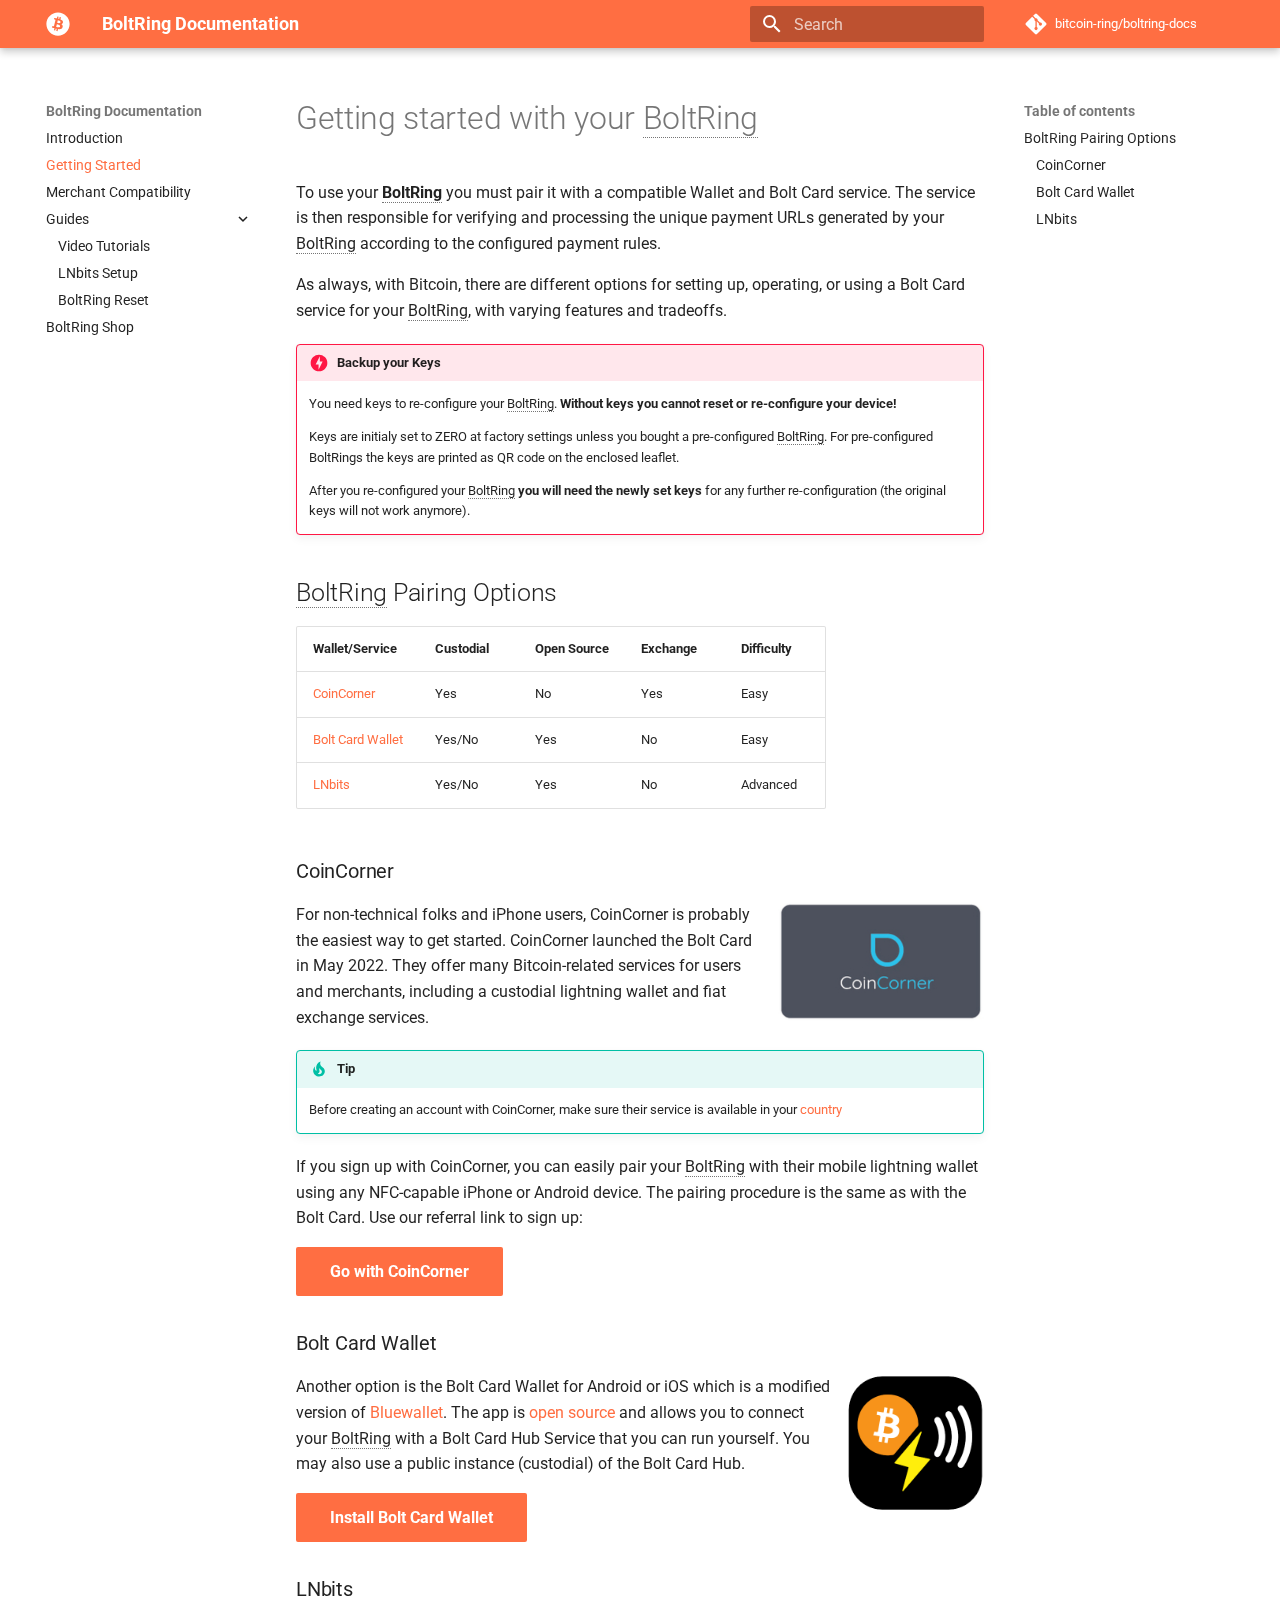
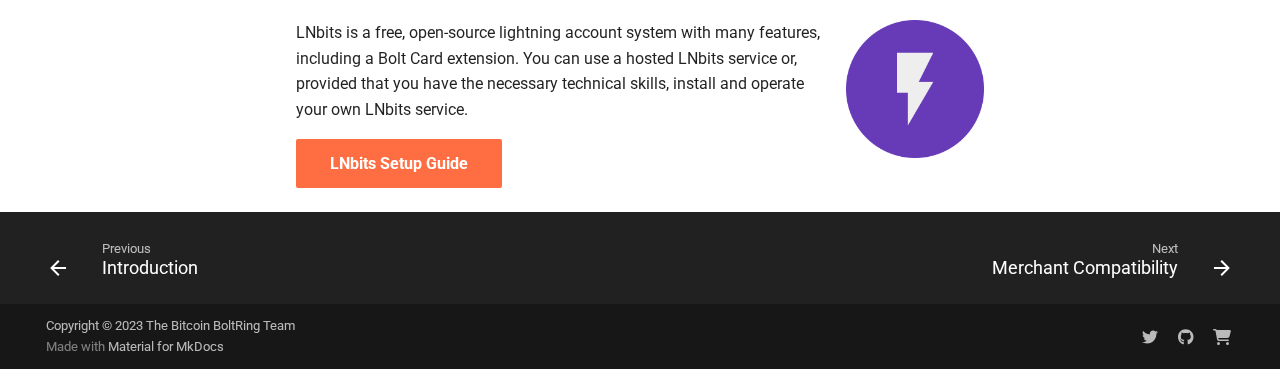
<file: getting-started/index.html>
<!doctype html>
<html lang="en" class="no-js">
  <head>
    
      <meta charset="utf-8">
      <meta name="viewport" content="width=device-width,initial-scale=1">
      
        <meta name="description" content="Bitcoin Lightning Contactless NFC Payment Ring Documentation">
      
      
        <meta name="author" content="Titusz Pan">
      
      
        <link rel="canonical" href="https://docs.bolt-ring.com/getting-started/">
      
      
        <link rel="prev" href="..">
      
      
        <link rel="next" href="../merchant-compatibility/">
      
      
      <link rel="icon" href="../images/favicon.png">
      <meta name="generator" content="mkdocs-1.5.3, mkdocs-material-9.2.7">
    
    
      
        <title>Getting Started - BoltRing Documentation</title>
      
    
    
      <link rel="stylesheet" href="../assets/stylesheets/main.046329b4.min.css">
      
        
        <link rel="stylesheet" href="../assets/stylesheets/palette.85d0ee34.min.css">
      
      


    
    
      
    
    
      
        
        
        <link rel="preconnect" href="https://fonts.gstatic.com" crossorigin>
        <link rel="stylesheet" href="https://fonts.googleapis.com/css?family=Roboto:300,300i,400,400i,700,700i%7CRoboto+Mono:400,400i,700,700i&display=fallback">
        <style>:root{--md-text-font:"Roboto";--md-code-font:"Roboto Mono"}</style>
      
    
    
      <link rel="stylesheet" href="../css/styles.css">
    
    <script>__md_scope=new URL("..",location),__md_hash=e=>[...e].reduce((e,_)=>(e<<5)-e+_.charCodeAt(0),0),__md_get=(e,_=localStorage,t=__md_scope)=>JSON.parse(_.getItem(t.pathname+"."+e)),__md_set=(e,_,t=localStorage,a=__md_scope)=>{try{t.setItem(a.pathname+"."+e,JSON.stringify(_))}catch(e){}}</script>
    
      

    
    
    
   <link href="../assets/stylesheets/glightbox.min.css" rel="stylesheet"/><style>
    html.glightbox-open { overflow: initial; height: 100%; }
    .gslide-title { margin-top: 0px; user-select: text; }
    .gslide-desc { color: #666; user-select: text; }
    .gslide-image img { background: white; }
    .gscrollbar-fixer { padding-right: 15px; }
    .gdesc-inner { font-size: 0.75rem; }
    body[data-md-color-scheme="slate"] .gdesc-inner { background: var(--md-default-bg-color);}
    body[data-md-color-scheme="slate"] .gslide-title { color: var(--md-default-fg-color);}
    body[data-md-color-scheme="slate"] .gslide-desc { color: var(--md-default-fg-color);}</style> <script src="../assets/javascripts/glightbox.min.js"></script></head>
  
  
    
    
    
    
    
    <body dir="ltr" data-md-color-scheme="default" data-md-color-primary="deep-orange" data-md-color-accent="green">
  
    
    
    <input class="md-toggle" data-md-toggle="drawer" type="checkbox" id="__drawer" autocomplete="off">
    <input class="md-toggle" data-md-toggle="search" type="checkbox" id="__search" autocomplete="off">
    <label class="md-overlay" for="__drawer"></label>
    <div data-md-component="skip">
      
        
        <a href="#getting-started-with-your-boltring" class="md-skip">
          Skip to content
        </a>
      
    </div>
    <div data-md-component="announce">
      
    </div>
    
    
      

  

<header class="md-header md-header--shadow" data-md-component="header">
  <nav class="md-header__inner md-grid" aria-label="Header">
    <a href=".." title="BoltRing Documentation" class="md-header__button md-logo" aria-label="BoltRing Documentation" data-md-component="logo">
      
  
  <svg xmlns="http://www.w3.org/2000/svg" viewBox="0 0 512 512"><!--! Font Awesome Free 6.4.2 by @fontawesome - https://fontawesome.com License - https://fontawesome.com/license/free (Icons: CC BY 4.0, Fonts: SIL OFL 1.1, Code: MIT License) Copyright 2023 Fonticons, Inc.--><path d="M504 256c0 136.967-111.033 248-248 248S8 392.967 8 256 119.033 8 256 8s248 111.033 248 248zm-141.651-35.33c4.937-32.999-20.191-50.739-54.55-62.573l11.146-44.702-27.213-6.781-10.851 43.524c-7.154-1.783-14.502-3.464-21.803-5.13l10.929-43.81-27.198-6.781-11.153 44.686c-5.922-1.349-11.735-2.682-17.377-4.084l.031-.14-37.53-9.37-7.239 29.062s20.191 4.627 19.765 4.913c11.022 2.751 13.014 10.044 12.68 15.825l-12.696 50.925c.76.194 1.744.473 2.829.907-.907-.225-1.876-.473-2.876-.713l-17.796 71.338c-1.349 3.348-4.767 8.37-12.471 6.464.271.395-19.78-4.937-19.78-4.937l-13.51 31.147 35.414 8.827c6.588 1.651 13.045 3.379 19.4 5.006l-11.262 45.213 27.182 6.781 11.153-44.733a1038.209 1038.209 0 0 0 21.687 5.627l-11.115 44.523 27.213 6.781 11.262-45.128c46.404 8.781 81.299 5.239 95.986-36.727 11.836-33.79-.589-53.281-25.004-65.991 17.78-4.098 31.174-15.792 34.747-39.949zm-62.177 87.179c-8.41 33.79-65.308 15.523-83.755 10.943l14.944-59.899c18.446 4.603 77.6 13.717 68.811 48.956zm8.417-87.667c-7.673 30.736-55.031 15.12-70.393 11.292l13.548-54.327c15.363 3.828 64.836 10.973 56.845 43.035z"/></svg>

    </a>
    <label class="md-header__button md-icon" for="__drawer">
      
      <svg xmlns="http://www.w3.org/2000/svg" viewBox="0 0 24 24"><path d="M3 6h18v2H3V6m0 5h18v2H3v-2m0 5h18v2H3v-2Z"/></svg>
    </label>
    <div class="md-header__title" data-md-component="header-title">
      <div class="md-header__ellipsis">
        <div class="md-header__topic">
          <span class="md-ellipsis">
            BoltRing Documentation
          </span>
        </div>
        <div class="md-header__topic" data-md-component="header-topic">
          <span class="md-ellipsis">
            
              Getting Started
            
          </span>
        </div>
      </div>
    </div>
    
      
    
    
    
      <label class="md-header__button md-icon" for="__search">
        
        <svg xmlns="http://www.w3.org/2000/svg" viewBox="0 0 24 24"><path d="M9.5 3A6.5 6.5 0 0 1 16 9.5c0 1.61-.59 3.09-1.56 4.23l.27.27h.79l5 5-1.5 1.5-5-5v-.79l-.27-.27A6.516 6.516 0 0 1 9.5 16 6.5 6.5 0 0 1 3 9.5 6.5 6.5 0 0 1 9.5 3m0 2C7 5 5 7 5 9.5S7 14 9.5 14 14 12 14 9.5 12 5 9.5 5Z"/></svg>
      </label>
      <div class="md-search" data-md-component="search" role="dialog">
  <label class="md-search__overlay" for="__search"></label>
  <div class="md-search__inner" role="search">
    <form class="md-search__form" name="search">
      <input type="text" class="md-search__input" name="query" aria-label="Search" placeholder="Search" autocapitalize="off" autocorrect="off" autocomplete="off" spellcheck="false" data-md-component="search-query" required>
      <label class="md-search__icon md-icon" for="__search">
        
        <svg xmlns="http://www.w3.org/2000/svg" viewBox="0 0 24 24"><path d="M9.5 3A6.5 6.5 0 0 1 16 9.5c0 1.61-.59 3.09-1.56 4.23l.27.27h.79l5 5-1.5 1.5-5-5v-.79l-.27-.27A6.516 6.516 0 0 1 9.5 16 6.5 6.5 0 0 1 3 9.5 6.5 6.5 0 0 1 9.5 3m0 2C7 5 5 7 5 9.5S7 14 9.5 14 14 12 14 9.5 12 5 9.5 5Z"/></svg>
        
        <svg xmlns="http://www.w3.org/2000/svg" viewBox="0 0 24 24"><path d="M20 11v2H8l5.5 5.5-1.42 1.42L4.16 12l7.92-7.92L13.5 5.5 8 11h12Z"/></svg>
      </label>
      <nav class="md-search__options" aria-label="Search">
        
        <button type="reset" class="md-search__icon md-icon" title="Clear" aria-label="Clear" tabindex="-1">
          
          <svg xmlns="http://www.w3.org/2000/svg" viewBox="0 0 24 24"><path d="M19 6.41 17.59 5 12 10.59 6.41 5 5 6.41 10.59 12 5 17.59 6.41 19 12 13.41 17.59 19 19 17.59 13.41 12 19 6.41Z"/></svg>
        </button>
      </nav>
      
    </form>
    <div class="md-search__output">
      <div class="md-search__scrollwrap" data-md-scrollfix>
        <div class="md-search-result" data-md-component="search-result">
          <div class="md-search-result__meta">
            Initializing search
          </div>
          <ol class="md-search-result__list" role="presentation"></ol>
        </div>
      </div>
    </div>
  </div>
</div>
    
    
      <div class="md-header__source">
        <a href="https://github.com/bitcoin-ring/boltring-docs" title="Go to repository" class="md-source" data-md-component="source">
  <div class="md-source__icon md-icon">
    
    <svg xmlns="http://www.w3.org/2000/svg" viewBox="0 0 448 512"><!--! Font Awesome Free 6.4.2 by @fontawesome - https://fontawesome.com License - https://fontawesome.com/license/free (Icons: CC BY 4.0, Fonts: SIL OFL 1.1, Code: MIT License) Copyright 2023 Fonticons, Inc.--><path d="M439.55 236.05 244 40.45a28.87 28.87 0 0 0-40.81 0l-40.66 40.63 51.52 51.52c27.06-9.14 52.68 16.77 43.39 43.68l49.66 49.66c34.23-11.8 61.18 31 35.47 56.69-26.49 26.49-70.21-2.87-56-37.34L240.22 199v121.85c25.3 12.54 22.26 41.85 9.08 55a34.34 34.34 0 0 1-48.55 0c-17.57-17.6-11.07-46.91 11.25-56v-123c-20.8-8.51-24.6-30.74-18.64-45L142.57 101 8.45 235.14a28.86 28.86 0 0 0 0 40.81l195.61 195.6a28.86 28.86 0 0 0 40.8 0l194.69-194.69a28.86 28.86 0 0 0 0-40.81z"/></svg>
  </div>
  <div class="md-source__repository">
    bitcoin-ring/boltring-docs
  </div>
</a>
      </div>
    
  </nav>
  
</header>
    
    <div class="md-container" data-md-component="container">
      
      
        
          
        
      
      <main class="md-main" data-md-component="main">
        <div class="md-main__inner md-grid">
          
            
              
              <div class="md-sidebar md-sidebar--primary" data-md-component="sidebar" data-md-type="navigation" >
                <div class="md-sidebar__scrollwrap">
                  <div class="md-sidebar__inner">
                    



<nav class="md-nav md-nav--primary" aria-label="Navigation" data-md-level="0">
  <label class="md-nav__title" for="__drawer">
    <a href=".." title="BoltRing Documentation" class="md-nav__button md-logo" aria-label="BoltRing Documentation" data-md-component="logo">
      
  
  <svg xmlns="http://www.w3.org/2000/svg" viewBox="0 0 512 512"><!--! Font Awesome Free 6.4.2 by @fontawesome - https://fontawesome.com License - https://fontawesome.com/license/free (Icons: CC BY 4.0, Fonts: SIL OFL 1.1, Code: MIT License) Copyright 2023 Fonticons, Inc.--><path d="M504 256c0 136.967-111.033 248-248 248S8 392.967 8 256 119.033 8 256 8s248 111.033 248 248zm-141.651-35.33c4.937-32.999-20.191-50.739-54.55-62.573l11.146-44.702-27.213-6.781-10.851 43.524c-7.154-1.783-14.502-3.464-21.803-5.13l10.929-43.81-27.198-6.781-11.153 44.686c-5.922-1.349-11.735-2.682-17.377-4.084l.031-.14-37.53-9.37-7.239 29.062s20.191 4.627 19.765 4.913c11.022 2.751 13.014 10.044 12.68 15.825l-12.696 50.925c.76.194 1.744.473 2.829.907-.907-.225-1.876-.473-2.876-.713l-17.796 71.338c-1.349 3.348-4.767 8.37-12.471 6.464.271.395-19.78-4.937-19.78-4.937l-13.51 31.147 35.414 8.827c6.588 1.651 13.045 3.379 19.4 5.006l-11.262 45.213 27.182 6.781 11.153-44.733a1038.209 1038.209 0 0 0 21.687 5.627l-11.115 44.523 27.213 6.781 11.262-45.128c46.404 8.781 81.299 5.239 95.986-36.727 11.836-33.79-.589-53.281-25.004-65.991 17.78-4.098 31.174-15.792 34.747-39.949zm-62.177 87.179c-8.41 33.79-65.308 15.523-83.755 10.943l14.944-59.899c18.446 4.603 77.6 13.717 68.811 48.956zm8.417-87.667c-7.673 30.736-55.031 15.12-70.393 11.292l13.548-54.327c15.363 3.828 64.836 10.973 56.845 43.035z"/></svg>

    </a>
    BoltRing Documentation
  </label>
  
    <div class="md-nav__source">
      <a href="https://github.com/bitcoin-ring/boltring-docs" title="Go to repository" class="md-source" data-md-component="source">
  <div class="md-source__icon md-icon">
    
    <svg xmlns="http://www.w3.org/2000/svg" viewBox="0 0 448 512"><!--! Font Awesome Free 6.4.2 by @fontawesome - https://fontawesome.com License - https://fontawesome.com/license/free (Icons: CC BY 4.0, Fonts: SIL OFL 1.1, Code: MIT License) Copyright 2023 Fonticons, Inc.--><path d="M439.55 236.05 244 40.45a28.87 28.87 0 0 0-40.81 0l-40.66 40.63 51.52 51.52c27.06-9.14 52.68 16.77 43.39 43.68l49.66 49.66c34.23-11.8 61.18 31 35.47 56.69-26.49 26.49-70.21-2.87-56-37.34L240.22 199v121.85c25.3 12.54 22.26 41.85 9.08 55a34.34 34.34 0 0 1-48.55 0c-17.57-17.6-11.07-46.91 11.25-56v-123c-20.8-8.51-24.6-30.74-18.64-45L142.57 101 8.45 235.14a28.86 28.86 0 0 0 0 40.81l195.61 195.6a28.86 28.86 0 0 0 40.8 0l194.69-194.69a28.86 28.86 0 0 0 0-40.81z"/></svg>
  </div>
  <div class="md-source__repository">
    bitcoin-ring/boltring-docs
  </div>
</a>
    </div>
  
  <ul class="md-nav__list" data-md-scrollfix>
    
      
      
  
  
  
    <li class="md-nav__item">
      <a href=".." class="md-nav__link">
        
  
  <span class="md-ellipsis">
    Introduction
  </span>
  

      </a>
    </li>
  

    
      
      
  
  
    
  
  
    <li class="md-nav__item md-nav__item--active">
      
      <input class="md-nav__toggle md-toggle" type="checkbox" id="__toc">
      
      
        
      
      
        <label class="md-nav__link md-nav__link--active" for="__toc">
          
  
  <span class="md-ellipsis">
    Getting Started
  </span>
  

          <span class="md-nav__icon md-icon"></span>
        </label>
      
      <a href="./" class="md-nav__link md-nav__link--active">
        
  
  <span class="md-ellipsis">
    Getting Started
  </span>
  

      </a>
      
        

<nav class="md-nav md-nav--secondary" aria-label="Table of contents">
  
  
  
    
  
  
    <label class="md-nav__title" for="__toc">
      <span class="md-nav__icon md-icon"></span>
      Table of contents
    </label>
    <ul class="md-nav__list" data-md-component="toc" data-md-scrollfix>
      
        <li class="md-nav__item">
  <a href="#boltring-pairing-options" class="md-nav__link">
    BoltRing Pairing Options
  </a>
  
    <nav class="md-nav" aria-label="BoltRing Pairing Options">
      <ul class="md-nav__list">
        
          <li class="md-nav__item">
  <a href="#coincorner" class="md-nav__link">
    CoinCorner
  </a>
  
</li>
        
          <li class="md-nav__item">
  <a href="#bolt-card-wallet" class="md-nav__link">
    Bolt Card Wallet
  </a>
  
</li>
        
          <li class="md-nav__item">
  <a href="#lnbits" class="md-nav__link">
    LNbits
  </a>
  
</li>
        
      </ul>
    </nav>
  
</li>
      
    </ul>
  
</nav>
      
    </li>
  

    
      
      
  
  
  
    <li class="md-nav__item">
      <a href="../merchant-compatibility/" class="md-nav__link">
        
  
  <span class="md-ellipsis">
    Merchant Compatibility
  </span>
  

      </a>
    </li>
  

    
      
      
  
  
  
    
    
    
    <li class="md-nav__item md-nav__item--nested">
      
        
        
        
        
          
        
        <input class="md-nav__toggle md-toggle md-toggle--indeterminate" type="checkbox" id="__nav_4" >
        
          <label class="md-nav__link" for="__nav_4" id="__nav_4_label" tabindex="0">
            
  
  <span class="md-ellipsis">
    Guides
  </span>
  

            <span class="md-nav__icon md-icon"></span>
          </label>
        
        <nav class="md-nav" data-md-level="1" aria-labelledby="__nav_4_label" aria-expanded="false">
          <label class="md-nav__title" for="__nav_4">
            <span class="md-nav__icon md-icon"></span>
            Guides
          </label>
          <ul class="md-nav__list" data-md-scrollfix>
            
              
                
  
  
  
    <li class="md-nav__item">
      <a href="../video-tutorials/" class="md-nav__link">
        
  
  <span class="md-ellipsis">
    Video Tutorials
  </span>
  

      </a>
    </li>
  

              
            
              
                
  
  
  
    <li class="md-nav__item">
      <a href="../lnbits/" class="md-nav__link">
        
  
  <span class="md-ellipsis">
    LNbits Setup
  </span>
  

      </a>
    </li>
  

              
            
              
                
  
  
  
    <li class="md-nav__item">
      <a href="../boltring-reset/" class="md-nav__link">
        
  
  <span class="md-ellipsis">
    BoltRing Reset
  </span>
  

      </a>
    </li>
  

              
            
          </ul>
        </nav>
      
    </li>
  

    
      
      
  
  
  
    <li class="md-nav__item">
      <a href="https://bitcoin-ring.com" class="md-nav__link">
        
  
  <span class="md-ellipsis">
    BoltRing Shop
  </span>
  

      </a>
    </li>
  

    
  </ul>
</nav>
                  </div>
                </div>
              </div>
            
            
              
              <div class="md-sidebar md-sidebar--secondary" data-md-component="sidebar" data-md-type="toc" >
                <div class="md-sidebar__scrollwrap">
                  <div class="md-sidebar__inner">
                    

<nav class="md-nav md-nav--secondary" aria-label="Table of contents">
  
  
  
    
  
  
    <label class="md-nav__title" for="__toc">
      <span class="md-nav__icon md-icon"></span>
      Table of contents
    </label>
    <ul class="md-nav__list" data-md-component="toc" data-md-scrollfix>
      
        <li class="md-nav__item">
  <a href="#boltring-pairing-options" class="md-nav__link">
    BoltRing Pairing Options
  </a>
  
    <nav class="md-nav" aria-label="BoltRing Pairing Options">
      <ul class="md-nav__list">
        
          <li class="md-nav__item">
  <a href="#coincorner" class="md-nav__link">
    CoinCorner
  </a>
  
</li>
        
          <li class="md-nav__item">
  <a href="#bolt-card-wallet" class="md-nav__link">
    Bolt Card Wallet
  </a>
  
</li>
        
          <li class="md-nav__item">
  <a href="#lnbits" class="md-nav__link">
    LNbits
  </a>
  
</li>
        
      </ul>
    </nav>
  
</li>
      
    </ul>
  
</nav>
                  </div>
                </div>
              </div>
            
          
          
            <div class="md-content" data-md-component="content">
              <article class="md-content__inner md-typeset">
                
                  

  
  


<h1 id="getting-started-with-your-boltring">Getting started with your <abbr title="A contactless bitcoin lightning payment ring base on NFC tap &amp; pay technology">BoltRing</abbr></h1>
<p>To use your <strong><abbr title="A contactless bitcoin lightning payment ring base on NFC tap &amp; pay technology">BoltRing</abbr></strong> you must pair it with a compatible Wallet and Bolt Card service. The
service is then responsible for verifying and processing the unique payment URLs generated by your 
<abbr title="A contactless bitcoin lightning payment ring base on NFC tap &amp; pay technology">BoltRing</abbr> according to the configured payment rules.</p>
<p>As always, with Bitcoin, there are different options for setting up, operating, or using a Bolt Card
service for your <abbr title="A contactless bitcoin lightning payment ring base on NFC tap &amp; pay technology">BoltRing</abbr>, with varying features and tradeoffs.</p>
<div class="admonition danger">
<p class="admonition-title">Backup your Keys</p>
<p>You need keys to re-configure your <abbr title="A contactless bitcoin lightning payment ring base on NFC tap &amp; pay technology">BoltRing</abbr>. <strong>Without keys you cannot reset or re-configure
your device!</strong></p>
<p>Keys are initialy set to ZERO at factory settings unless you bought a pre-configured <abbr title="A contactless bitcoin lightning payment ring base on NFC tap &amp; pay technology">BoltRing</abbr>.
For pre-configured BoltRings the keys are printed as QR code on the enclosed leaflet.</p>
<p>After you re-configured your <abbr title="A contactless bitcoin lightning payment ring base on NFC tap &amp; pay technology">BoltRing</abbr> <strong>you will need the newly set keys</strong> for any further 
re-configuration (the original keys will not work anymore).</p>
</div>
<h2 id="boltring-pairing-options"><abbr title="A contactless bitcoin lightning payment ring base on NFC tap &amp; pay technology">BoltRing</abbr> Pairing Options</h2>
<table>
<thead>
<tr>
<th>Wallet/Service</th>
<th>Custodial</th>
<th>Open Source</th>
<th>Exchange</th>
<th>Difficulty</th>
</tr>
</thead>
<tbody>
<tr>
<td><a href="#coincorner">CoinCorner</a></td>
<td>Yes</td>
<td>No</td>
<td>Yes</td>
<td>Easy</td>
</tr>
<tr>
<td><a href="#bolt-card-wallet">Bolt Card Wallet</a></td>
<td>Yes/No</td>
<td>Yes</td>
<td>No</td>
<td>Easy</td>
</tr>
<tr>
<td><a href="#lnbits">LNbits</a></td>
<td>Yes/No</td>
<td>Yes</td>
<td>No</td>
<td>Advanced</td>
</tr>
</tbody>
</table>
<h3 id="coincorner">CoinCorner</h3>
<p><a href="https://www.coincorner.com/"><img align="right" alt="CoinCorner Icon" src="../images/coincorner-icon.png" width="30%" /></a></p>
<p>For non-technical folks and iPhone users, CoinCorner is probably the easiest way to get started.
CoinCorner launched the Bolt Card in May 2022. They offer many Bitcoin-related services for users
and merchants, including a custodial lightning wallet and fiat exchange services.</p>
<div class="admonition tip">
<p class="admonition-title">Tip</p>
<p>Before creating an account with CoinCorner, make sure their service is available in your <a href="https://www.coincorner.com/Countries">country</a></p>
</div>
<p>If you sign up with CoinCorner, you can easily pair your <abbr title="A contactless bitcoin lightning payment ring base on NFC tap &amp; pay technology">BoltRing</abbr> with their mobile lightning wallet
using any NFC-capable iPhone or Android device. The pairing procedure is the same as with the Bolt
Card. Use our referral link to sign up:</p>
<p><a class="md-button md-button--primary" href="https://www.coincorner.com">Go with CoinCorner</a></p>
<h3 id="bolt-card-wallet">Bolt Card Wallet</h3>
<p><a href="https://boltcardwallet.com/"><img align="right" alt="Bolt Card Icon" src="../images/bolt-card-icon.png" width="20%" /></a></p>
<p>Another option is the Bolt Card Wallet for Android or iOS which is a modified version of 
<a href="https://bluewallet.io/">Bluewallet</a>. The app is 
<a href="https://github.com/boltcard/boltcard-wallet">open source</a> and allows you to connect your <abbr title="A contactless bitcoin lightning payment ring base on NFC tap &amp; pay technology">BoltRing</abbr>
with a Bolt Card Hub Service that you can run yourself. You may also use a public instance
(custodial) of the Bolt Card Hub.</p>
<p><a class="md-button md-button--primary" href="https://boltcardwallet.com/">Install Bolt Card Wallet</a></p>
<h3 id="lnbits">LNbits</h3>
<p><a href="/lnbits"><img align="right" alt="LNbits Icon" src="../images/lnbits-icon.png" width="20%" /></a></p>
<p>LNbits is a free, open-source lightning account system with many features, including a Bolt Card
extension. You can use a hosted LNbits service or, provided that you have the necessary technical
skills, install and operate your own LNbits service.</p>
<p><a class="md-button md-button--primary" href="/lnbits">LNbits Setup Guide</a></p>





                
              </article>
            </div>
          
          
        </div>
        
      </main>
      
        <footer class="md-footer">
  
    
      
      <nav class="md-footer__inner md-grid" aria-label="Footer" >
        
          
          <a href=".." class="md-footer__link md-footer__link--prev" aria-label="Previous: Introduction" rel="prev">
            <div class="md-footer__button md-icon">
              
              <svg xmlns="http://www.w3.org/2000/svg" viewBox="0 0 24 24"><path d="M20 11v2H8l5.5 5.5-1.42 1.42L4.16 12l7.92-7.92L13.5 5.5 8 11h12Z"/></svg>
            </div>
            <div class="md-footer__title">
              <span class="md-footer__direction">
                Previous
              </span>
              <div class="md-ellipsis">
                Introduction
              </div>
            </div>
          </a>
        
        
          
          <a href="../merchant-compatibility/" class="md-footer__link md-footer__link--next" aria-label="Next: Merchant Compatibility" rel="next">
            <div class="md-footer__title">
              <span class="md-footer__direction">
                Next
              </span>
              <div class="md-ellipsis">
                Merchant Compatibility
              </div>
            </div>
            <div class="md-footer__button md-icon">
              
              <svg xmlns="http://www.w3.org/2000/svg" viewBox="0 0 24 24"><path d="M4 11v2h12l-5.5 5.5 1.42 1.42L19.84 12l-7.92-7.92L10.5 5.5 16 11H4Z"/></svg>
            </div>
          </a>
        
      </nav>
    
  
  <div class="md-footer-meta md-typeset">
    <div class="md-footer-meta__inner md-grid">
      <div class="md-copyright">
  
    <div class="md-copyright__highlight">
      Copyright &copy; 2023 The Bitcoin BoltRing Team
    </div>
  
  
    Made with
    <a href="https://squidfunk.github.io/mkdocs-material/" target="_blank" rel="noopener">
      Material for MkDocs
    </a>
  
</div>
      
        <div class="md-social">
  
    
    
    
    
      
      
    
    <a href="https://twitter.com/bitcoin_ring" target="_blank" rel="noopener" title="twitter.com" class="md-social__link">
      <svg xmlns="http://www.w3.org/2000/svg" viewBox="0 0 512 512"><!--! Font Awesome Free 6.4.2 by @fontawesome - https://fontawesome.com License - https://fontawesome.com/license/free (Icons: CC BY 4.0, Fonts: SIL OFL 1.1, Code: MIT License) Copyright 2023 Fonticons, Inc.--><path d="M459.37 151.716c.325 4.548.325 9.097.325 13.645 0 138.72-105.583 298.558-298.558 298.558-59.452 0-114.68-17.219-161.137-47.106 8.447.974 16.568 1.299 25.34 1.299 49.055 0 94.213-16.568 130.274-44.832-46.132-.975-84.792-31.188-98.112-72.772 6.498.974 12.995 1.624 19.818 1.624 9.421 0 18.843-1.3 27.614-3.573-48.081-9.747-84.143-51.98-84.143-102.985v-1.299c13.969 7.797 30.214 12.67 47.431 13.319-28.264-18.843-46.781-51.005-46.781-87.391 0-19.492 5.197-37.36 14.294-52.954 51.655 63.675 129.3 105.258 216.365 109.807-1.624-7.797-2.599-15.918-2.599-24.04 0-57.828 46.782-104.934 104.934-104.934 30.213 0 57.502 12.67 76.67 33.137 23.715-4.548 46.456-13.32 66.599-25.34-7.798 24.366-24.366 44.833-46.132 57.827 21.117-2.273 41.584-8.122 60.426-16.243-14.292 20.791-32.161 39.308-52.628 54.253z"/></svg>
    </a>
  
    
    
    
    
      
      
    
    <a href="https://github.com/bitcoin-ring" target="_blank" rel="noopener" title="github.com" class="md-social__link">
      <svg xmlns="http://www.w3.org/2000/svg" viewBox="0 0 496 512"><!--! Font Awesome Free 6.4.2 by @fontawesome - https://fontawesome.com License - https://fontawesome.com/license/free (Icons: CC BY 4.0, Fonts: SIL OFL 1.1, Code: MIT License) Copyright 2023 Fonticons, Inc.--><path d="M165.9 397.4c0 2-2.3 3.6-5.2 3.6-3.3.3-5.6-1.3-5.6-3.6 0-2 2.3-3.6 5.2-3.6 3-.3 5.6 1.3 5.6 3.6zm-31.1-4.5c-.7 2 1.3 4.3 4.3 4.9 2.6 1 5.6 0 6.2-2s-1.3-4.3-4.3-5.2c-2.6-.7-5.5.3-6.2 2.3zm44.2-1.7c-2.9.7-4.9 2.6-4.6 4.9.3 2 2.9 3.3 5.9 2.6 2.9-.7 4.9-2.6 4.6-4.6-.3-1.9-3-3.2-5.9-2.9zM244.8 8C106.1 8 0 113.3 0 252c0 110.9 69.8 205.8 169.5 239.2 12.8 2.3 17.3-5.6 17.3-12.1 0-6.2-.3-40.4-.3-61.4 0 0-70 15-84.7-29.8 0 0-11.4-29.1-27.8-36.6 0 0-22.9-15.7 1.6-15.4 0 0 24.9 2 38.6 25.8 21.9 38.6 58.6 27.5 72.9 20.9 2.3-16 8.8-27.1 16-33.7-55.9-6.2-112.3-14.3-112.3-110.5 0-27.5 7.6-41.3 23.6-58.9-2.6-6.5-11.1-33.3 2.6-67.9 20.9-6.5 69 27 69 27 20-5.6 41.5-8.5 62.8-8.5s42.8 2.9 62.8 8.5c0 0 48.1-33.6 69-27 13.7 34.7 5.2 61.4 2.6 67.9 16 17.7 25.8 31.5 25.8 58.9 0 96.5-58.9 104.2-114.8 110.5 9.2 7.9 17 22.9 17 46.4 0 33.7-.3 75.4-.3 83.6 0 6.5 4.6 14.4 17.3 12.1C428.2 457.8 496 362.9 496 252 496 113.3 383.5 8 244.8 8zM97.2 352.9c-1.3 1-1 3.3.7 5.2 1.6 1.6 3.9 2.3 5.2 1 1.3-1 1-3.3-.7-5.2-1.6-1.6-3.9-2.3-5.2-1zm-10.8-8.1c-.7 1.3.3 2.9 2.3 3.9 1.6 1 3.6.7 4.3-.7.7-1.3-.3-2.9-2.3-3.9-2-.6-3.6-.3-4.3.7zm32.4 35.6c-1.6 1.3-1 4.3 1.3 6.2 2.3 2.3 5.2 2.6 6.5 1 1.3-1.3.7-4.3-1.3-6.2-2.2-2.3-5.2-2.6-6.5-1zm-11.4-14.7c-1.6 1-1.6 3.6 0 5.9 1.6 2.3 4.3 3.3 5.6 2.3 1.6-1.3 1.6-3.9 0-6.2-1.4-2.3-4-3.3-5.6-2z"/></svg>
    </a>
  
    
    
    
    
      
      
    
    <a href="https://bitcoin-ring.com" target="_blank" rel="noopener" title="bitcoin-ring.com" class="md-social__link">
      <svg xmlns="http://www.w3.org/2000/svg" viewBox="0 0 576 512"><!--! Font Awesome Free 6.4.2 by @fontawesome - https://fontawesome.com License - https://fontawesome.com/license/free (Icons: CC BY 4.0, Fonts: SIL OFL 1.1, Code: MIT License) Copyright 2023 Fonticons, Inc.--><path d="M0 24C0 10.7 10.7 0 24 0h45.5c22 0 41.5 12.8 50.6 32h411c26.3 0 45.5 25 38.6 50.4l-41 152.3c-8.5 31.4-37 53.3-69.5 53.3H170.7l5.4 28.5c2.2 11.3 12.1 19.5 23.6 19.5H488c13.3 0 24 10.7 24 24s-10.7 24-24 24H199.7c-34.6 0-64.3-24.6-70.7-58.5l-51.6-271c-.7-3.8-4-6.5-7.9-6.5H24C10.7 48 0 37.3 0 24zm128 440a48 48 0 1 1 96 0 48 48 0 1 1-96 0zm336-48a48 48 0 1 1 0 96 48 48 0 1 1 0-96z"/></svg>
    </a>
  
</div>
      
    </div>
  </div>
</footer>
      
    </div>
    <div class="md-dialog" data-md-component="dialog">
      <div class="md-dialog__inner md-typeset"></div>
    </div>
    
    <script id="__config" type="application/json">{"base": "..", "features": ["navigation.tracking", "navigation.expand", "navigation.footer", "toc.follow"], "search": "../assets/javascripts/workers/search.dfff1995.min.js", "translations": {"clipboard.copied": "Copied to clipboard", "clipboard.copy": "Copy to clipboard", "search.result.more.one": "1 more on this page", "search.result.more.other": "# more on this page", "search.result.none": "No matching documents", "search.result.one": "1 matching document", "search.result.other": "# matching documents", "search.result.placeholder": "Type to start searching", "search.result.term.missing": "Missing", "select.version": "Select version"}}</script>
    
    
      <script src="../assets/javascripts/bundle.dff1b7c8.min.js"></script>
      
    
  <script id="init-glightbox">const lightbox = GLightbox({"touchNavigation": true, "loop": false, "zoomable": true, "draggable": true, "openEffect": "zoom", "closeEffect": "zoom", "slideEffect": "slide"});
document$.subscribe(() => { lightbox.reload() });
</script></body>
</html>
</file>
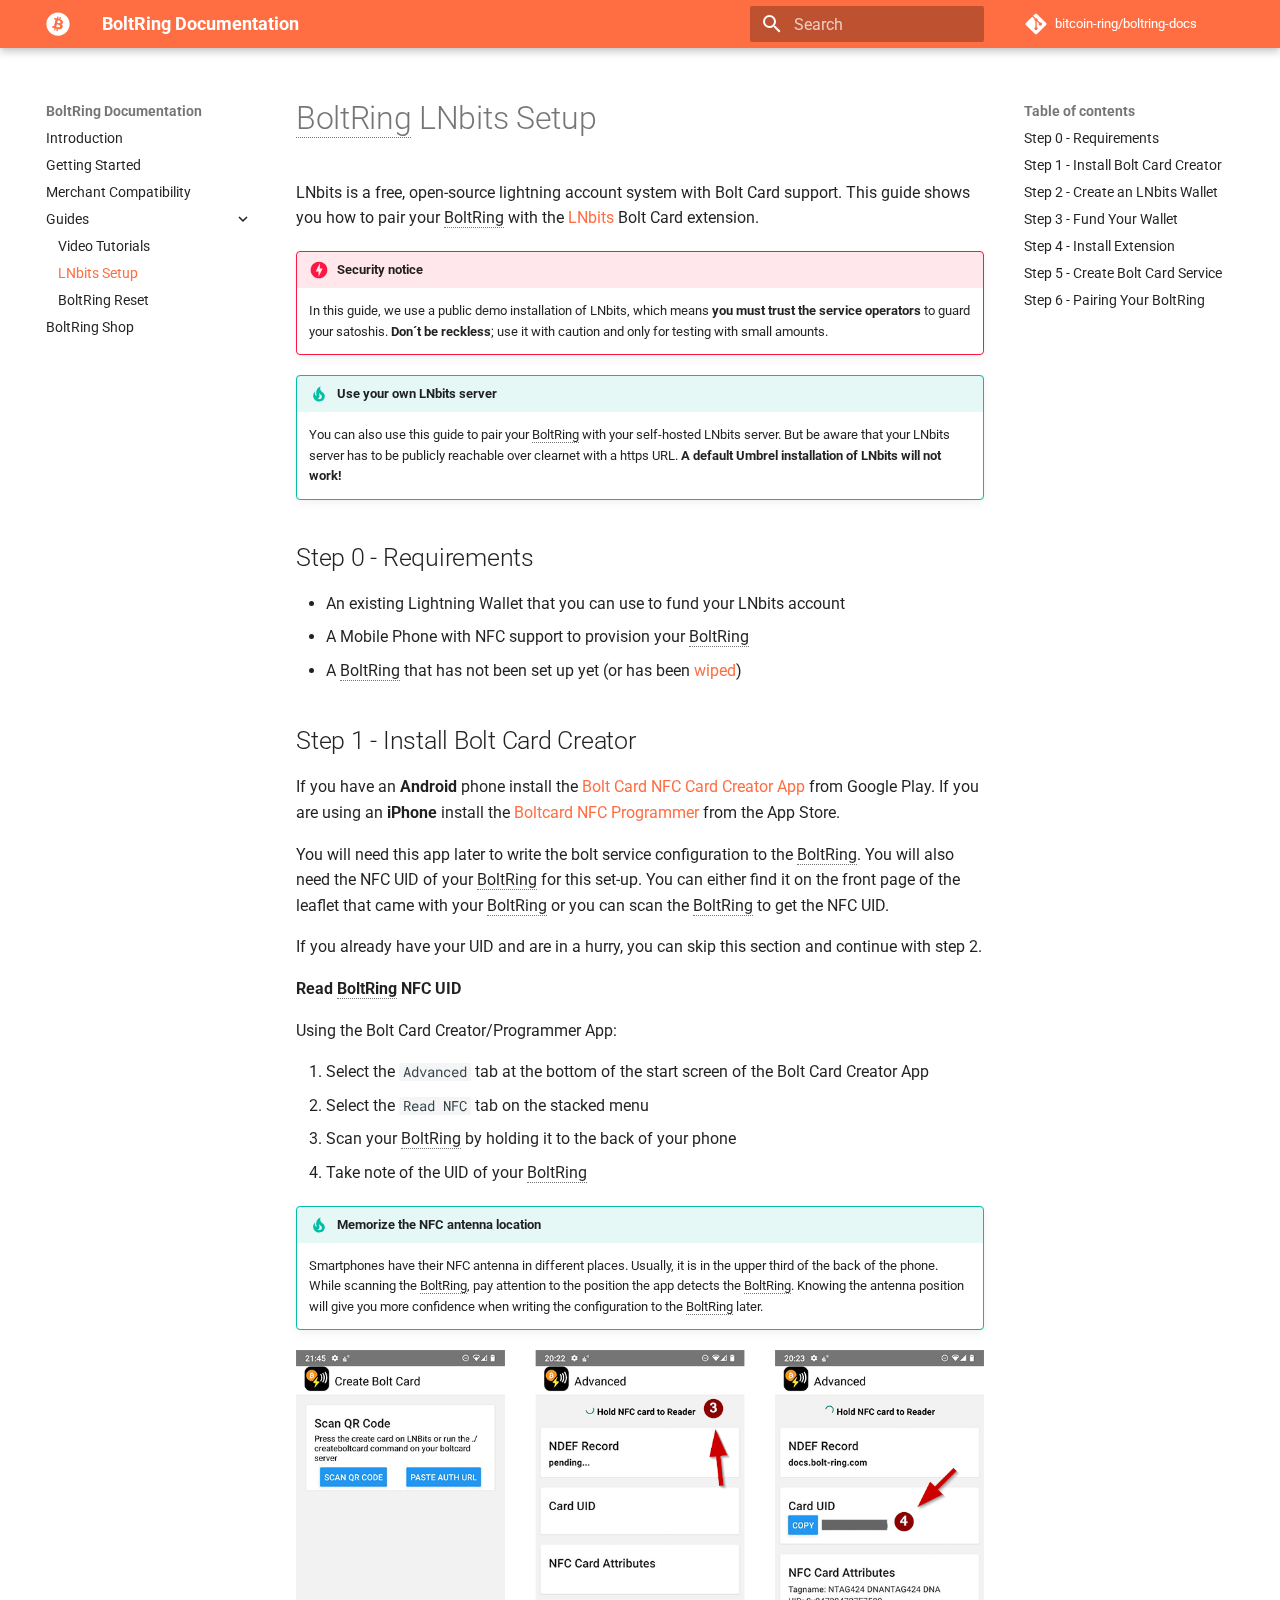
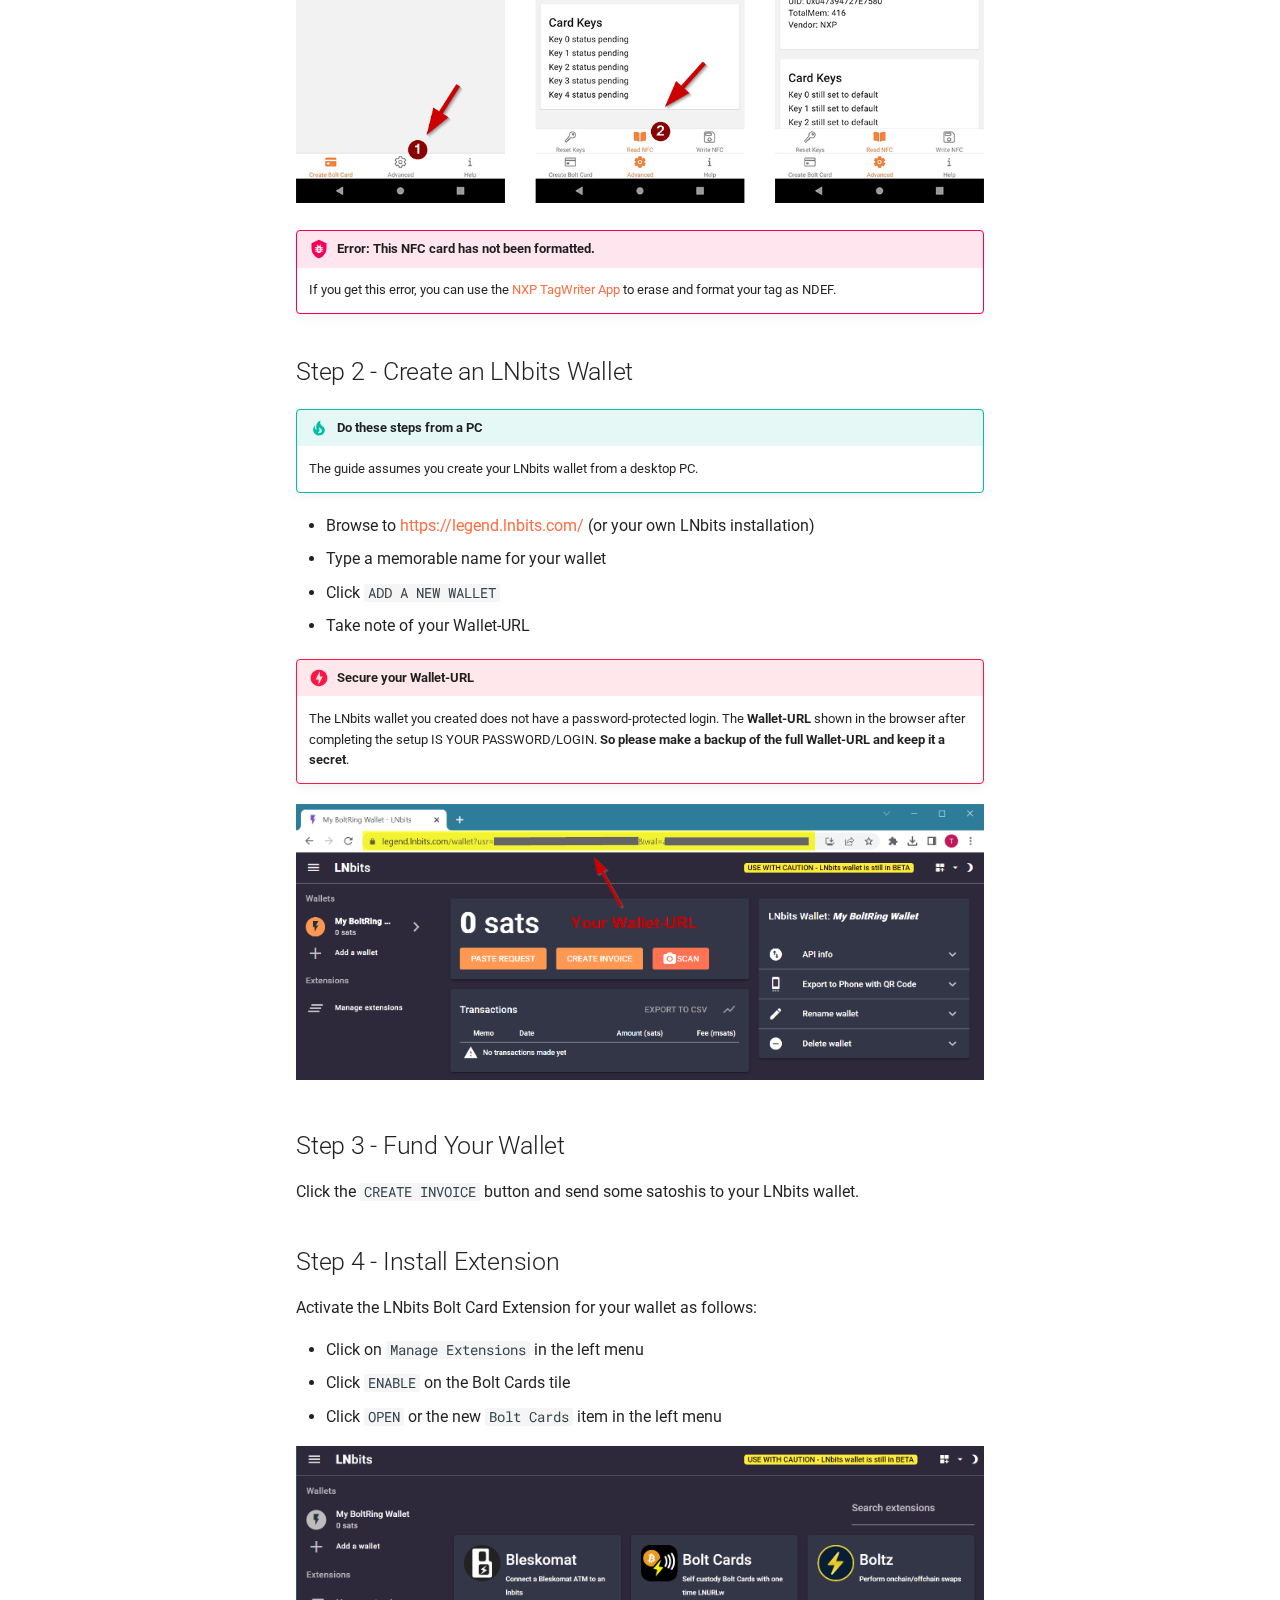
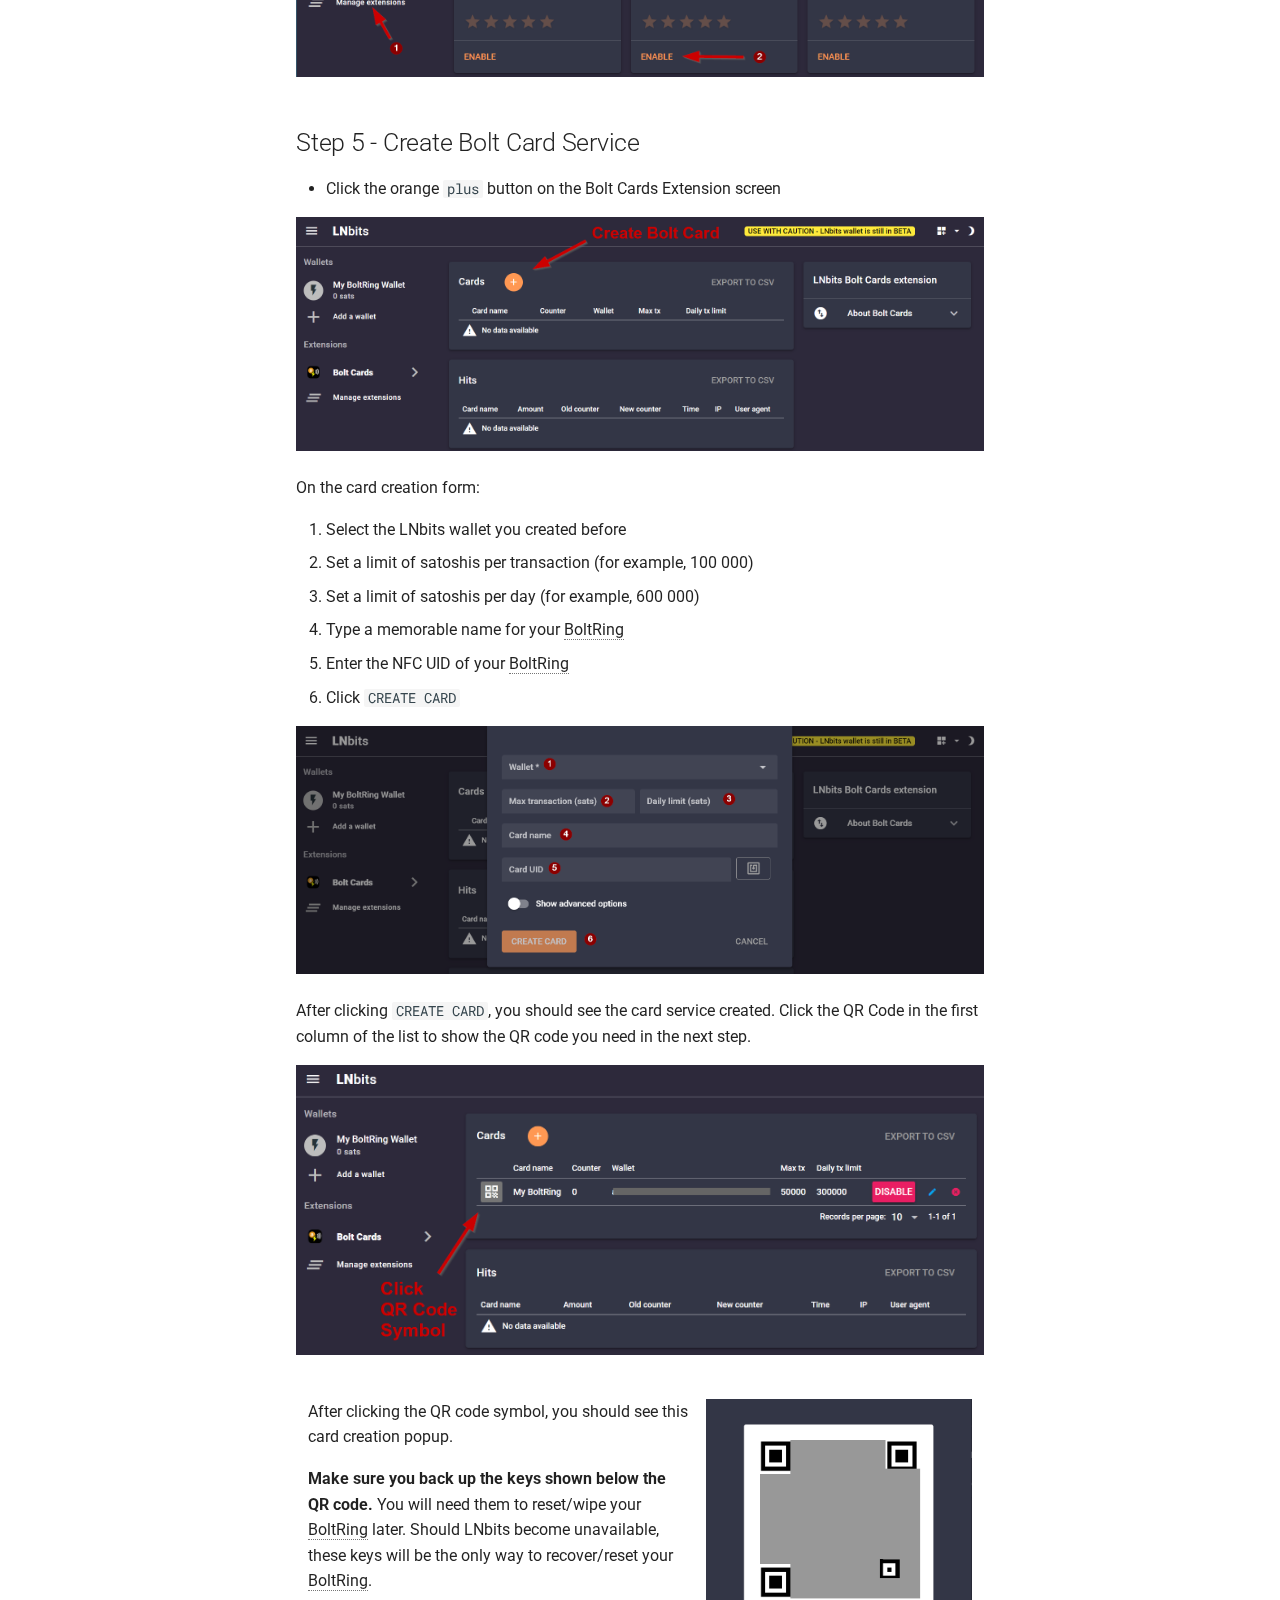
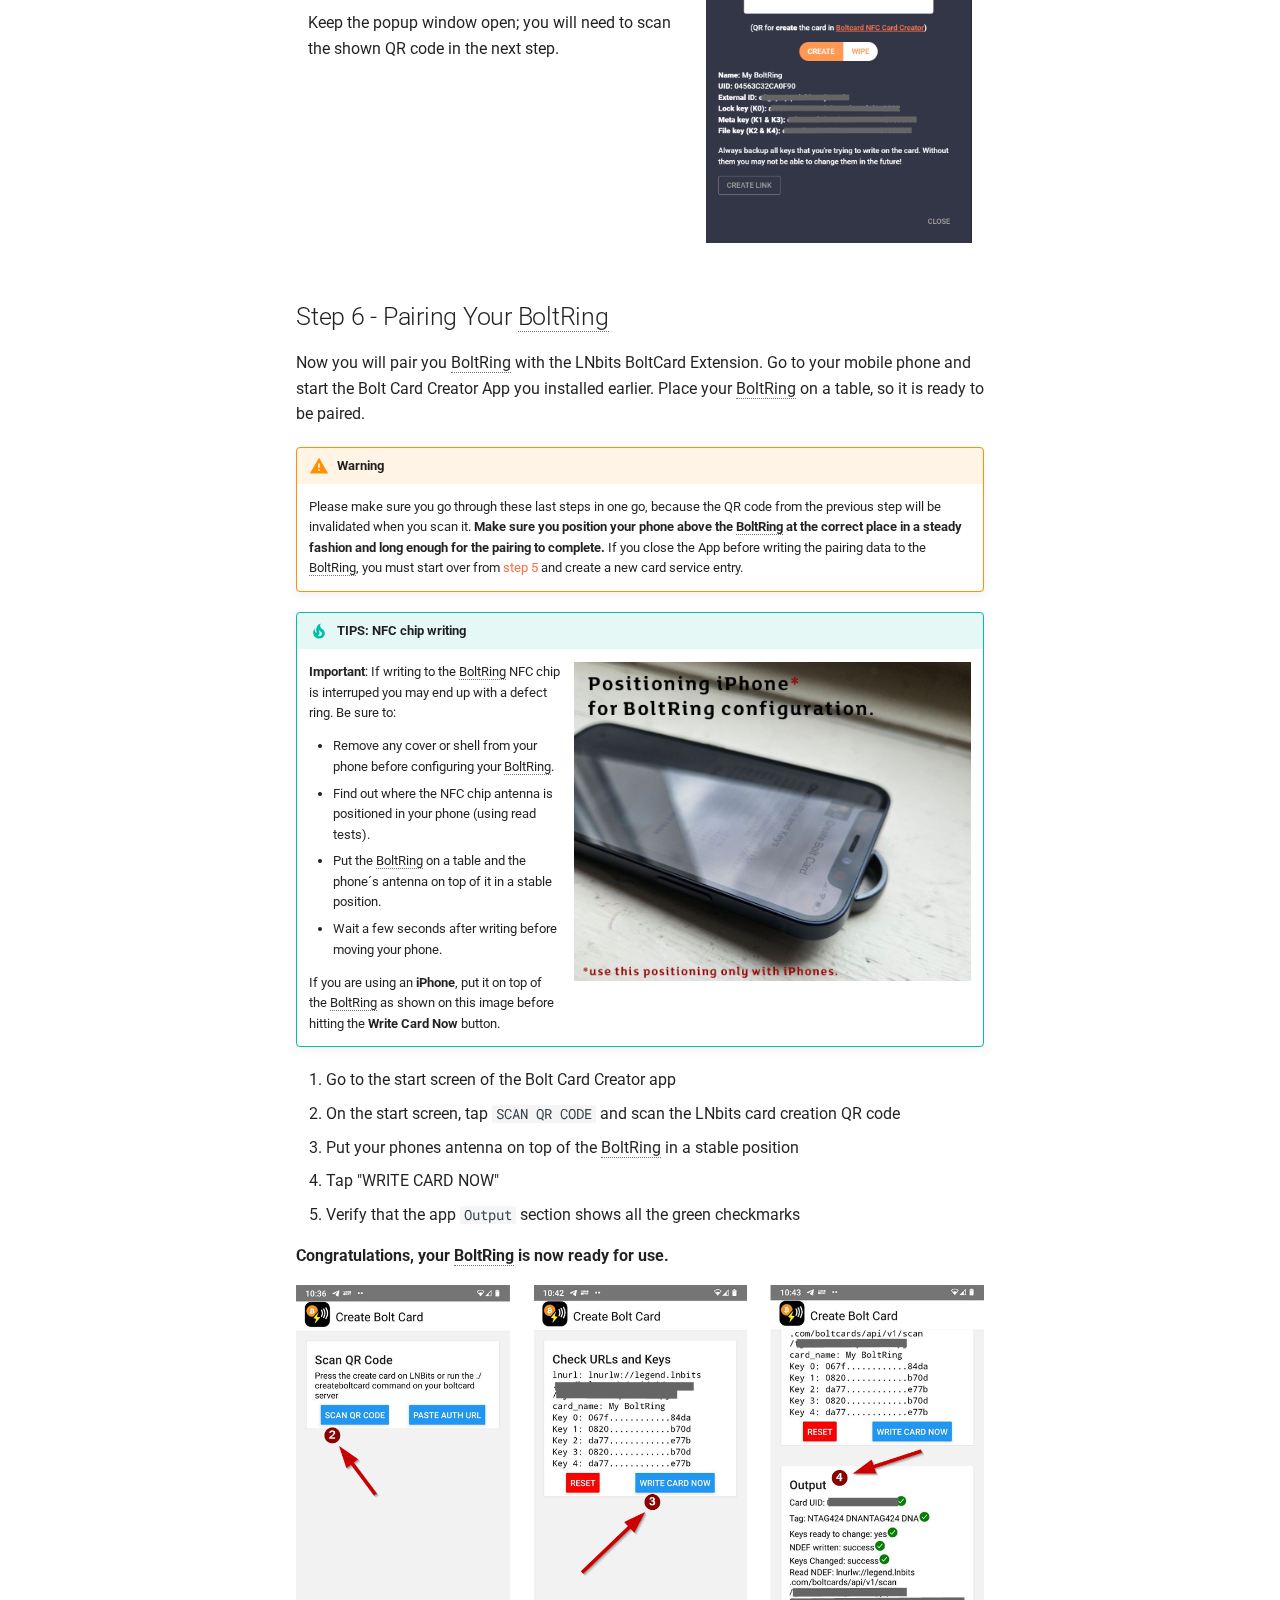
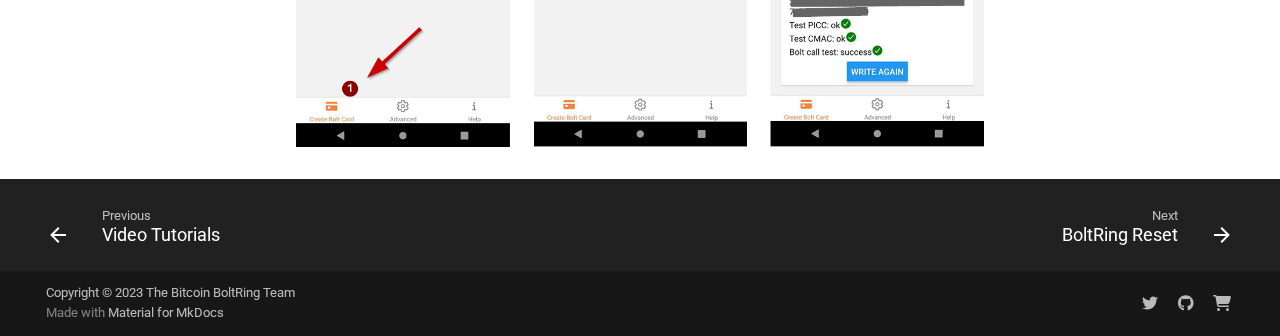
<file: lnbits/index.html>
<!doctype html>
<html lang="en" class="no-js">
  <head>
    
      <meta charset="utf-8">
      <meta name="viewport" content="width=device-width,initial-scale=1">
      
        <meta name="description" content="Bitcoin Lightning Contactless NFC Payment Ring Documentation">
      
      
        <meta name="author" content="Titusz Pan">
      
      
        <link rel="canonical" href="https://docs.bolt-ring.com/lnbits/">
      
      
        <link rel="prev" href="../video-tutorials/">
      
      
        <link rel="next" href="../boltring-reset/">
      
      
      <link rel="icon" href="../images/favicon.png">
      <meta name="generator" content="mkdocs-1.5.3, mkdocs-material-9.2.7">
    
    
      
        <title>LNbits Setup - BoltRing Documentation</title>
      
    
    
      <link rel="stylesheet" href="../assets/stylesheets/main.046329b4.min.css">
      
        
        <link rel="stylesheet" href="../assets/stylesheets/palette.85d0ee34.min.css">
      
      


    
    
      
    
    
      
        
        
        <link rel="preconnect" href="https://fonts.gstatic.com" crossorigin>
        <link rel="stylesheet" href="https://fonts.googleapis.com/css?family=Roboto:300,300i,400,400i,700,700i%7CRoboto+Mono:400,400i,700,700i&display=fallback">
        <style>:root{--md-text-font:"Roboto";--md-code-font:"Roboto Mono"}</style>
      
    
    
      <link rel="stylesheet" href="../css/styles.css">
    
    <script>__md_scope=new URL("..",location),__md_hash=e=>[...e].reduce((e,_)=>(e<<5)-e+_.charCodeAt(0),0),__md_get=(e,_=localStorage,t=__md_scope)=>JSON.parse(_.getItem(t.pathname+"."+e)),__md_set=(e,_,t=localStorage,a=__md_scope)=>{try{t.setItem(a.pathname+"."+e,JSON.stringify(_))}catch(e){}}</script>
    
      

    
    
    
   <link href="../assets/stylesheets/glightbox.min.css" rel="stylesheet"/><style>
    html.glightbox-open { overflow: initial; height: 100%; }
    .gslide-title { margin-top: 0px; user-select: text; }
    .gslide-desc { color: #666; user-select: text; }
    .gslide-image img { background: white; }
    .gscrollbar-fixer { padding-right: 15px; }
    .gdesc-inner { font-size: 0.75rem; }
    body[data-md-color-scheme="slate"] .gdesc-inner { background: var(--md-default-bg-color);}
    body[data-md-color-scheme="slate"] .gslide-title { color: var(--md-default-fg-color);}
    body[data-md-color-scheme="slate"] .gslide-desc { color: var(--md-default-fg-color);}</style> <script src="../assets/javascripts/glightbox.min.js"></script></head>
  
  
    
    
    
    
    
    <body dir="ltr" data-md-color-scheme="default" data-md-color-primary="deep-orange" data-md-color-accent="green">
  
    
    
    <input class="md-toggle" data-md-toggle="drawer" type="checkbox" id="__drawer" autocomplete="off">
    <input class="md-toggle" data-md-toggle="search" type="checkbox" id="__search" autocomplete="off">
    <label class="md-overlay" for="__drawer"></label>
    <div data-md-component="skip">
      
        
        <a href="#boltring-lnbits-setup" class="md-skip">
          Skip to content
        </a>
      
    </div>
    <div data-md-component="announce">
      
    </div>
    
    
      

  

<header class="md-header md-header--shadow" data-md-component="header">
  <nav class="md-header__inner md-grid" aria-label="Header">
    <a href=".." title="BoltRing Documentation" class="md-header__button md-logo" aria-label="BoltRing Documentation" data-md-component="logo">
      
  
  <svg xmlns="http://www.w3.org/2000/svg" viewBox="0 0 512 512"><!--! Font Awesome Free 6.4.2 by @fontawesome - https://fontawesome.com License - https://fontawesome.com/license/free (Icons: CC BY 4.0, Fonts: SIL OFL 1.1, Code: MIT License) Copyright 2023 Fonticons, Inc.--><path d="M504 256c0 136.967-111.033 248-248 248S8 392.967 8 256 119.033 8 256 8s248 111.033 248 248zm-141.651-35.33c4.937-32.999-20.191-50.739-54.55-62.573l11.146-44.702-27.213-6.781-10.851 43.524c-7.154-1.783-14.502-3.464-21.803-5.13l10.929-43.81-27.198-6.781-11.153 44.686c-5.922-1.349-11.735-2.682-17.377-4.084l.031-.14-37.53-9.37-7.239 29.062s20.191 4.627 19.765 4.913c11.022 2.751 13.014 10.044 12.68 15.825l-12.696 50.925c.76.194 1.744.473 2.829.907-.907-.225-1.876-.473-2.876-.713l-17.796 71.338c-1.349 3.348-4.767 8.37-12.471 6.464.271.395-19.78-4.937-19.78-4.937l-13.51 31.147 35.414 8.827c6.588 1.651 13.045 3.379 19.4 5.006l-11.262 45.213 27.182 6.781 11.153-44.733a1038.209 1038.209 0 0 0 21.687 5.627l-11.115 44.523 27.213 6.781 11.262-45.128c46.404 8.781 81.299 5.239 95.986-36.727 11.836-33.79-.589-53.281-25.004-65.991 17.78-4.098 31.174-15.792 34.747-39.949zm-62.177 87.179c-8.41 33.79-65.308 15.523-83.755 10.943l14.944-59.899c18.446 4.603 77.6 13.717 68.811 48.956zm8.417-87.667c-7.673 30.736-55.031 15.12-70.393 11.292l13.548-54.327c15.363 3.828 64.836 10.973 56.845 43.035z"/></svg>

    </a>
    <label class="md-header__button md-icon" for="__drawer">
      
      <svg xmlns="http://www.w3.org/2000/svg" viewBox="0 0 24 24"><path d="M3 6h18v2H3V6m0 5h18v2H3v-2m0 5h18v2H3v-2Z"/></svg>
    </label>
    <div class="md-header__title" data-md-component="header-title">
      <div class="md-header__ellipsis">
        <div class="md-header__topic">
          <span class="md-ellipsis">
            BoltRing Documentation
          </span>
        </div>
        <div class="md-header__topic" data-md-component="header-topic">
          <span class="md-ellipsis">
            
              LNbits Setup
            
          </span>
        </div>
      </div>
    </div>
    
      
    
    
    
      <label class="md-header__button md-icon" for="__search">
        
        <svg xmlns="http://www.w3.org/2000/svg" viewBox="0 0 24 24"><path d="M9.5 3A6.5 6.5 0 0 1 16 9.5c0 1.61-.59 3.09-1.56 4.23l.27.27h.79l5 5-1.5 1.5-5-5v-.79l-.27-.27A6.516 6.516 0 0 1 9.5 16 6.5 6.5 0 0 1 3 9.5 6.5 6.5 0 0 1 9.5 3m0 2C7 5 5 7 5 9.5S7 14 9.5 14 14 12 14 9.5 12 5 9.5 5Z"/></svg>
      </label>
      <div class="md-search" data-md-component="search" role="dialog">
  <label class="md-search__overlay" for="__search"></label>
  <div class="md-search__inner" role="search">
    <form class="md-search__form" name="search">
      <input type="text" class="md-search__input" name="query" aria-label="Search" placeholder="Search" autocapitalize="off" autocorrect="off" autocomplete="off" spellcheck="false" data-md-component="search-query" required>
      <label class="md-search__icon md-icon" for="__search">
        
        <svg xmlns="http://www.w3.org/2000/svg" viewBox="0 0 24 24"><path d="M9.5 3A6.5 6.5 0 0 1 16 9.5c0 1.61-.59 3.09-1.56 4.23l.27.27h.79l5 5-1.5 1.5-5-5v-.79l-.27-.27A6.516 6.516 0 0 1 9.5 16 6.5 6.5 0 0 1 3 9.5 6.5 6.5 0 0 1 9.5 3m0 2C7 5 5 7 5 9.5S7 14 9.5 14 14 12 14 9.5 12 5 9.5 5Z"/></svg>
        
        <svg xmlns="http://www.w3.org/2000/svg" viewBox="0 0 24 24"><path d="M20 11v2H8l5.5 5.5-1.42 1.42L4.16 12l7.92-7.92L13.5 5.5 8 11h12Z"/></svg>
      </label>
      <nav class="md-search__options" aria-label="Search">
        
        <button type="reset" class="md-search__icon md-icon" title="Clear" aria-label="Clear" tabindex="-1">
          
          <svg xmlns="http://www.w3.org/2000/svg" viewBox="0 0 24 24"><path d="M19 6.41 17.59 5 12 10.59 6.41 5 5 6.41 10.59 12 5 17.59 6.41 19 12 13.41 17.59 19 19 17.59 13.41 12 19 6.41Z"/></svg>
        </button>
      </nav>
      
    </form>
    <div class="md-search__output">
      <div class="md-search__scrollwrap" data-md-scrollfix>
        <div class="md-search-result" data-md-component="search-result">
          <div class="md-search-result__meta">
            Initializing search
          </div>
          <ol class="md-search-result__list" role="presentation"></ol>
        </div>
      </div>
    </div>
  </div>
</div>
    
    
      <div class="md-header__source">
        <a href="https://github.com/bitcoin-ring/boltring-docs" title="Go to repository" class="md-source" data-md-component="source">
  <div class="md-source__icon md-icon">
    
    <svg xmlns="http://www.w3.org/2000/svg" viewBox="0 0 448 512"><!--! Font Awesome Free 6.4.2 by @fontawesome - https://fontawesome.com License - https://fontawesome.com/license/free (Icons: CC BY 4.0, Fonts: SIL OFL 1.1, Code: MIT License) Copyright 2023 Fonticons, Inc.--><path d="M439.55 236.05 244 40.45a28.87 28.87 0 0 0-40.81 0l-40.66 40.63 51.52 51.52c27.06-9.14 52.68 16.77 43.39 43.68l49.66 49.66c34.23-11.8 61.18 31 35.47 56.69-26.49 26.49-70.21-2.87-56-37.34L240.22 199v121.85c25.3 12.54 22.26 41.85 9.08 55a34.34 34.34 0 0 1-48.55 0c-17.57-17.6-11.07-46.91 11.25-56v-123c-20.8-8.51-24.6-30.74-18.64-45L142.57 101 8.45 235.14a28.86 28.86 0 0 0 0 40.81l195.61 195.6a28.86 28.86 0 0 0 40.8 0l194.69-194.69a28.86 28.86 0 0 0 0-40.81z"/></svg>
  </div>
  <div class="md-source__repository">
    bitcoin-ring/boltring-docs
  </div>
</a>
      </div>
    
  </nav>
  
</header>
    
    <div class="md-container" data-md-component="container">
      
      
        
          
        
      
      <main class="md-main" data-md-component="main">
        <div class="md-main__inner md-grid">
          
            
              
              <div class="md-sidebar md-sidebar--primary" data-md-component="sidebar" data-md-type="navigation" >
                <div class="md-sidebar__scrollwrap">
                  <div class="md-sidebar__inner">
                    



<nav class="md-nav md-nav--primary" aria-label="Navigation" data-md-level="0">
  <label class="md-nav__title" for="__drawer">
    <a href=".." title="BoltRing Documentation" class="md-nav__button md-logo" aria-label="BoltRing Documentation" data-md-component="logo">
      
  
  <svg xmlns="http://www.w3.org/2000/svg" viewBox="0 0 512 512"><!--! Font Awesome Free 6.4.2 by @fontawesome - https://fontawesome.com License - https://fontawesome.com/license/free (Icons: CC BY 4.0, Fonts: SIL OFL 1.1, Code: MIT License) Copyright 2023 Fonticons, Inc.--><path d="M504 256c0 136.967-111.033 248-248 248S8 392.967 8 256 119.033 8 256 8s248 111.033 248 248zm-141.651-35.33c4.937-32.999-20.191-50.739-54.55-62.573l11.146-44.702-27.213-6.781-10.851 43.524c-7.154-1.783-14.502-3.464-21.803-5.13l10.929-43.81-27.198-6.781-11.153 44.686c-5.922-1.349-11.735-2.682-17.377-4.084l.031-.14-37.53-9.37-7.239 29.062s20.191 4.627 19.765 4.913c11.022 2.751 13.014 10.044 12.68 15.825l-12.696 50.925c.76.194 1.744.473 2.829.907-.907-.225-1.876-.473-2.876-.713l-17.796 71.338c-1.349 3.348-4.767 8.37-12.471 6.464.271.395-19.78-4.937-19.78-4.937l-13.51 31.147 35.414 8.827c6.588 1.651 13.045 3.379 19.4 5.006l-11.262 45.213 27.182 6.781 11.153-44.733a1038.209 1038.209 0 0 0 21.687 5.627l-11.115 44.523 27.213 6.781 11.262-45.128c46.404 8.781 81.299 5.239 95.986-36.727 11.836-33.79-.589-53.281-25.004-65.991 17.78-4.098 31.174-15.792 34.747-39.949zm-62.177 87.179c-8.41 33.79-65.308 15.523-83.755 10.943l14.944-59.899c18.446 4.603 77.6 13.717 68.811 48.956zm8.417-87.667c-7.673 30.736-55.031 15.12-70.393 11.292l13.548-54.327c15.363 3.828 64.836 10.973 56.845 43.035z"/></svg>

    </a>
    BoltRing Documentation
  </label>
  
    <div class="md-nav__source">
      <a href="https://github.com/bitcoin-ring/boltring-docs" title="Go to repository" class="md-source" data-md-component="source">
  <div class="md-source__icon md-icon">
    
    <svg xmlns="http://www.w3.org/2000/svg" viewBox="0 0 448 512"><!--! Font Awesome Free 6.4.2 by @fontawesome - https://fontawesome.com License - https://fontawesome.com/license/free (Icons: CC BY 4.0, Fonts: SIL OFL 1.1, Code: MIT License) Copyright 2023 Fonticons, Inc.--><path d="M439.55 236.05 244 40.45a28.87 28.87 0 0 0-40.81 0l-40.66 40.63 51.52 51.52c27.06-9.14 52.68 16.77 43.39 43.68l49.66 49.66c34.23-11.8 61.18 31 35.47 56.69-26.49 26.49-70.21-2.87-56-37.34L240.22 199v121.85c25.3 12.54 22.26 41.85 9.08 55a34.34 34.34 0 0 1-48.55 0c-17.57-17.6-11.07-46.91 11.25-56v-123c-20.8-8.51-24.6-30.74-18.64-45L142.57 101 8.45 235.14a28.86 28.86 0 0 0 0 40.81l195.61 195.6a28.86 28.86 0 0 0 40.8 0l194.69-194.69a28.86 28.86 0 0 0 0-40.81z"/></svg>
  </div>
  <div class="md-source__repository">
    bitcoin-ring/boltring-docs
  </div>
</a>
    </div>
  
  <ul class="md-nav__list" data-md-scrollfix>
    
      
      
  
  
  
    <li class="md-nav__item">
      <a href=".." class="md-nav__link">
        
  
  <span class="md-ellipsis">
    Introduction
  </span>
  

      </a>
    </li>
  

    
      
      
  
  
  
    <li class="md-nav__item">
      <a href="../getting-started/" class="md-nav__link">
        
  
  <span class="md-ellipsis">
    Getting Started
  </span>
  

      </a>
    </li>
  

    
      
      
  
  
  
    <li class="md-nav__item">
      <a href="../merchant-compatibility/" class="md-nav__link">
        
  
  <span class="md-ellipsis">
    Merchant Compatibility
  </span>
  

      </a>
    </li>
  

    
      
      
  
  
    
  
  
    
    
    
    <li class="md-nav__item md-nav__item--active md-nav__item--nested">
      
        
        
        
        
        <input class="md-nav__toggle md-toggle " type="checkbox" id="__nav_4" checked>
        
          <label class="md-nav__link" for="__nav_4" id="__nav_4_label" tabindex="0">
            
  
  <span class="md-ellipsis">
    Guides
  </span>
  

            <span class="md-nav__icon md-icon"></span>
          </label>
        
        <nav class="md-nav" data-md-level="1" aria-labelledby="__nav_4_label" aria-expanded="true">
          <label class="md-nav__title" for="__nav_4">
            <span class="md-nav__icon md-icon"></span>
            Guides
          </label>
          <ul class="md-nav__list" data-md-scrollfix>
            
              
                
  
  
  
    <li class="md-nav__item">
      <a href="../video-tutorials/" class="md-nav__link">
        
  
  <span class="md-ellipsis">
    Video Tutorials
  </span>
  

      </a>
    </li>
  

              
            
              
                
  
  
    
  
  
    <li class="md-nav__item md-nav__item--active">
      
      <input class="md-nav__toggle md-toggle" type="checkbox" id="__toc">
      
      
        
      
      
        <label class="md-nav__link md-nav__link--active" for="__toc">
          
  
  <span class="md-ellipsis">
    LNbits Setup
  </span>
  

          <span class="md-nav__icon md-icon"></span>
        </label>
      
      <a href="./" class="md-nav__link md-nav__link--active">
        
  
  <span class="md-ellipsis">
    LNbits Setup
  </span>
  

      </a>
      
        

<nav class="md-nav md-nav--secondary" aria-label="Table of contents">
  
  
  
    
  
  
    <label class="md-nav__title" for="__toc">
      <span class="md-nav__icon md-icon"></span>
      Table of contents
    </label>
    <ul class="md-nav__list" data-md-component="toc" data-md-scrollfix>
      
        <li class="md-nav__item">
  <a href="#step-0-requirements" class="md-nav__link">
    Step 0 - Requirements
  </a>
  
</li>
      
        <li class="md-nav__item">
  <a href="#step-1-install-bolt-card-creator" class="md-nav__link">
    Step 1 - Install Bolt Card Creator
  </a>
  
</li>
      
        <li class="md-nav__item">
  <a href="#step-2-create-an-lnbits-wallet" class="md-nav__link">
    Step 2 - Create an LNbits Wallet
  </a>
  
</li>
      
        <li class="md-nav__item">
  <a href="#step-3-fund-your-wallet" class="md-nav__link">
    Step 3 - Fund Your Wallet
  </a>
  
</li>
      
        <li class="md-nav__item">
  <a href="#step-4-install-extension" class="md-nav__link">
    Step 4 - Install Extension
  </a>
  
</li>
      
        <li class="md-nav__item">
  <a href="#step-5-create-bolt-card-service" class="md-nav__link">
    Step 5 - Create Bolt Card Service
  </a>
  
</li>
      
        <li class="md-nav__item">
  <a href="#step-6-pairing-your-boltring" class="md-nav__link">
    Step 6 - Pairing Your BoltRing
  </a>
  
</li>
      
    </ul>
  
</nav>
      
    </li>
  

              
            
              
                
  
  
  
    <li class="md-nav__item">
      <a href="../boltring-reset/" class="md-nav__link">
        
  
  <span class="md-ellipsis">
    BoltRing Reset
  </span>
  

      </a>
    </li>
  

              
            
          </ul>
        </nav>
      
    </li>
  

    
      
      
  
  
  
    <li class="md-nav__item">
      <a href="https://bitcoin-ring.com" class="md-nav__link">
        
  
  <span class="md-ellipsis">
    BoltRing Shop
  </span>
  

      </a>
    </li>
  

    
  </ul>
</nav>
                  </div>
                </div>
              </div>
            
            
              
              <div class="md-sidebar md-sidebar--secondary" data-md-component="sidebar" data-md-type="toc" >
                <div class="md-sidebar__scrollwrap">
                  <div class="md-sidebar__inner">
                    

<nav class="md-nav md-nav--secondary" aria-label="Table of contents">
  
  
  
    
  
  
    <label class="md-nav__title" for="__toc">
      <span class="md-nav__icon md-icon"></span>
      Table of contents
    </label>
    <ul class="md-nav__list" data-md-component="toc" data-md-scrollfix>
      
        <li class="md-nav__item">
  <a href="#step-0-requirements" class="md-nav__link">
    Step 0 - Requirements
  </a>
  
</li>
      
        <li class="md-nav__item">
  <a href="#step-1-install-bolt-card-creator" class="md-nav__link">
    Step 1 - Install Bolt Card Creator
  </a>
  
</li>
      
        <li class="md-nav__item">
  <a href="#step-2-create-an-lnbits-wallet" class="md-nav__link">
    Step 2 - Create an LNbits Wallet
  </a>
  
</li>
      
        <li class="md-nav__item">
  <a href="#step-3-fund-your-wallet" class="md-nav__link">
    Step 3 - Fund Your Wallet
  </a>
  
</li>
      
        <li class="md-nav__item">
  <a href="#step-4-install-extension" class="md-nav__link">
    Step 4 - Install Extension
  </a>
  
</li>
      
        <li class="md-nav__item">
  <a href="#step-5-create-bolt-card-service" class="md-nav__link">
    Step 5 - Create Bolt Card Service
  </a>
  
</li>
      
        <li class="md-nav__item">
  <a href="#step-6-pairing-your-boltring" class="md-nav__link">
    Step 6 - Pairing Your BoltRing
  </a>
  
</li>
      
    </ul>
  
</nav>
                  </div>
                </div>
              </div>
            
          
          
            <div class="md-content" data-md-component="content">
              <article class="md-content__inner md-typeset">
                
                  

  
  


<h1 id="boltring-lnbits-setup"><abbr title="A contactless bitcoin lightning payment ring base on NFC tap &amp; pay technology">BoltRing</abbr> LNbits Setup</h1>
<p>LNbits is a free, open-source lightning account system with Bolt Card support. This guide shows you
how to pair your <abbr title="A contactless bitcoin lightning payment ring base on NFC tap &amp; pay technology">BoltRing</abbr> with the <a href="https://lnbits.com/">LNbits</a> Bolt Card extension.</p>
<div class="admonition danger">
<p class="admonition-title">Security notice</p>
<p>In this guide, we use a public demo installation of LNbits, which means <strong>you must trust the
service operators</strong> to guard your satoshis. <strong>Don´t be reckless</strong>; use it with caution and only
for testing with small amounts.</p>
</div>
<div class="admonition tip">
<p class="admonition-title">Use your own LNbits server</p>
<p>You can also use this guide to pair your <abbr title="A contactless bitcoin lightning payment ring base on NFC tap &amp; pay technology">BoltRing</abbr> with your self-hosted LNbits server. But be
aware that your LNbits server has to be publicly reachable over clearnet with a https URL. <strong>A
default Umbrel installation of LNbits will not work!</strong></p>
</div>
<h2 id="step-0-requirements">Step 0 - Requirements</h2>
<ul>
<li>An existing Lightning Wallet that you can use to fund your LNbits account</li>
<li>A Mobile Phone with NFC support to provision your <abbr title="A contactless bitcoin lightning payment ring base on NFC tap &amp; pay technology">BoltRing</abbr></li>
<li>A <abbr title="A contactless bitcoin lightning payment ring base on NFC tap &amp; pay technology">BoltRing</abbr> that has not been set up yet (or has been <a href="/boltring-reset">wiped</a>)</li>
</ul>
<h2 id="step-1-install-bolt-card-creator">Step 1 - Install Bolt Card Creator</h2>
<p>If you have an <strong>Android</strong> phone install the <a href="https://play.google.com/store/apps/details?id=com.lightningnfcapp">Bolt Card NFC Card Creator App</a> from Google Play.
If you are using an <strong>iPhone</strong> install the <a href="https://apps.apple.com/us/app/boltcard-nfc-programmer/id6450968873">Boltcard NFC Programmer</a> from the App Store.</p>
<p>You will need this app later to write the bolt service configuration to the <abbr title="A contactless bitcoin lightning payment ring base on NFC tap &amp; pay technology">BoltRing</abbr>. You will also
need the NFC UID of your <abbr title="A contactless bitcoin lightning payment ring base on NFC tap &amp; pay technology">BoltRing</abbr> for this set-up. You can either find it on the front page of the
leaflet that came with your <abbr title="A contactless bitcoin lightning payment ring base on NFC tap &amp; pay technology">BoltRing</abbr> or you can scan the <abbr title="A contactless bitcoin lightning payment ring base on NFC tap &amp; pay technology">BoltRing</abbr> to get the NFC UID.</p>
<p>If you already have your UID and are in a hurry, you can skip this section and continue with step 2.</p>
<p><strong>Read <abbr title="A contactless bitcoin lightning payment ring base on NFC tap &amp; pay technology">BoltRing</abbr> NFC UID</strong></p>
<p>Using the Bolt Card Creator/Programmer App:</p>
<ol>
<li>Select the <code>Advanced</code> tab at the bottom of the start screen of the Bolt Card Creator App</li>
<li>Select the <code>Read NFC</code> tab on the stacked menu</li>
<li>Scan your <abbr title="A contactless bitcoin lightning payment ring base on NFC tap &amp; pay technology">BoltRing</abbr> by holding it to the back of your phone</li>
<li>Take note of the UID of your <abbr title="A contactless bitcoin lightning payment ring base on NFC tap &amp; pay technology">BoltRing</abbr></li>
</ol>
<div class="admonition tip">
<p class="admonition-title">Memorize the NFC antenna location</p>
<p>Smartphones have their NFC antenna in different places. Usually, it is in the upper third of the
back of the phone. While scanning the <abbr title="A contactless bitcoin lightning payment ring base on NFC tap &amp; pay technology">BoltRing</abbr>, pay attention to the position the app detects
the <abbr title="A contactless bitcoin lightning payment ring base on NFC tap &amp; pay technology">BoltRing</abbr>. Knowing the antenna position will give you more confidence when writing the
configuration to the <abbr title="A contactless bitcoin lightning payment ring base on NFC tap &amp; pay technology">BoltRing</abbr> later.</p>
</div>
<p><a class="glightbox" href="../images/bolt-card-app-read-nfc.png" data-type="image" data-width="auto" data-height="auto" data-desc-position="bottom"><img alt="Bold Card App read NFC" src="../images/bolt-card-app-read-nfc.png" /></a></p>
<div class="admonition bug">
<p class="admonition-title">Error: This NFC card has not been formatted.</p>
<p>If you get this error, you can use the
<a href="https://play.google.com/store/apps/details?id=com.nxp.nfc.tagwriter">NXP TagWriter App</a> to
erase and format your tag as NDEF.</p>
</div>
<h2 id="step-2-create-an-lnbits-wallet">Step 2 - Create an LNbits Wallet</h2>
<div class="admonition tip">
<p class="admonition-title">Do these steps from a PC</p>
<p>The guide assumes you create your LNbits wallet from a desktop PC.</p>
</div>
<ul>
<li>Browse to <a href="https://legend.lnbits.com/">https://legend.lnbits.com/</a> (or your own LNbits installation)</li>
<li>Type a memorable name for your wallet</li>
<li>Click <code>ADD A NEW WALLET</code></li>
<li>Take note of your Wallet-URL</li>
</ul>
<div class="admonition danger">
<p class="admonition-title">Secure your Wallet-URL</p>
<p>The LNbits wallet you created does not have a password-protected login. The <strong>Wallet-URL</strong> shown
in the browser after completing the setup IS YOUR PASSWORD/LOGIN. <strong>So please make a backup of
the full Wallet-URL and keep it a secret</strong>.</p>
</div>
<p><a class="glightbox" href="../images/lnbits-wallet-url.png" data-type="image" data-width="auto" data-height="auto" data-desc-position="bottom"><img alt="LNbits Wallet-URL" src="../images/lnbits-wallet-url.png" /></a></p>
<h2 id="step-3-fund-your-wallet">Step 3 - Fund Your Wallet</h2>
<p>Click the <code>CREATE INVOICE</code> button and send some satoshis to your LNbits wallet.</p>
<h2 id="step-4-install-extension">Step 4 - Install Extension</h2>
<p>Activate the LNbits Bolt Card Extension for your wallet as follows:</p>
<ul>
<li>Click on <code>Manage Extensions</code> in the left menu</li>
<li>Click <code>ENABLE</code> on the Bolt Cards tile</li>
<li>Click <code>OPEN</code> or the new <code>Bolt Cards</code> item in the left menu</li>
</ul>
<p><a class="glightbox" href="../images/lnbits-enable-bolt-card-extension.png" data-type="image" data-width="auto" data-height="auto" data-desc-position="bottom"><img alt="LNbits Enable Bolt Cards Extension" src="../images/lnbits-enable-bolt-card-extension.png" /></a></p>
<h2 id="step-5-create-bolt-card-service">Step 5 - Create Bolt Card Service</h2>
<ul>
<li>Click the orange <code>plus</code> button on the Bolt Cards Extension screen</li>
</ul>
<p><a class="glightbox" href="../images/lnbits-create-bolt-card.png" data-type="image" data-width="auto" data-height="auto" data-desc-position="bottom"><img alt="LNbits Create Bolt Card" src="../images/lnbits-create-bolt-card.png" /></a></p>
<p>On the card creation form:</p>
<ol>
<li>Select the LNbits wallet you created before</li>
<li>Set a limit of satoshis per transaction (for example, 100 000)</li>
<li>Set a limit of satoshis per day (for example, 600 000)</li>
<li>Type a memorable name for your <abbr title="A contactless bitcoin lightning payment ring base on NFC tap &amp; pay technology">BoltRing</abbr></li>
<li>Enter the NFC UID of your <abbr title="A contactless bitcoin lightning payment ring base on NFC tap &amp; pay technology">BoltRing</abbr></li>
<li>Click <code>CREATE CARD</code></li>
</ol>
<p><a class="glightbox" href="../images/lnbits-bolt-card-form.png" data-type="image" data-width="auto" data-height="auto" data-desc-position="bottom"><img alt="LNbits Bolt Card Form" src="../images/lnbits-bolt-card-form.png" /></a></p>
<p>After clicking <code>CREATE CARD</code>, you should see the card service created. Click the QR Code in the
first column of the list to show the QR code you need in the next step.</p>
<p><a class="glightbox" href="../images/lnbits-bolt-card-list.png" data-type="image" data-width="auto" data-height="auto" data-desc-position="bottom"><img alt="LNbits Bolt Card List" src="../images/lnbits-bolt-card-list.png" /></a></p>
<div class="admonition noborder">
<p><a class="glightbox" href="../images/lnbits-create-card-qr.png" data-type="image" data-width="auto" data-height="auto" data-desc-position="bottom"><img align="right" alt="LNbits Bolt Card Create QR Code" src="../images/lnbits-create-card-qr.png" width="40%" /></a>
After clicking the QR code symbol, you should see this card creation popup.</p>
<p><strong>Make sure you back up the keys shown below the QR code.</strong> You will need them to reset/wipe
your <abbr title="A contactless bitcoin lightning payment ring base on NFC tap &amp; pay technology">BoltRing</abbr> later. Should LNbits become unavailable, these keys will be the only way to
recover/reset your <abbr title="A contactless bitcoin lightning payment ring base on NFC tap &amp; pay technology">BoltRing</abbr>.</p>
<p>Keep the popup window open; you will need to scan the shown QR code in the next step.</p>
</div>
<h2 id="step-6-pairing-your-boltring">Step 6 - Pairing Your <abbr title="A contactless bitcoin lightning payment ring base on NFC tap &amp; pay technology">BoltRing</abbr></h2>
<p>Now you will pair you <abbr title="A contactless bitcoin lightning payment ring base on NFC tap &amp; pay technology">BoltRing</abbr> with the LNbits BoltCard Extension. Go to your mobile phone and start
the Bolt Card Creator App you installed earlier. Place your <abbr title="A contactless bitcoin lightning payment ring base on NFC tap &amp; pay technology">BoltRing</abbr> on a table, so it is ready to
be paired.</p>
<div class="admonition warning">
<p class="admonition-title">Warning</p>
<p>Please make sure you go through these last steps in one go, because the QR code from the
previous step will be invalidated when you scan it. <strong>Make sure you position your phone above
the  <abbr title="A contactless bitcoin lightning payment ring base on NFC tap &amp; pay technology">BoltRing</abbr> at the correct place in a steady fashion and long enough for the pairing to 
complete.</strong> If you close the App before writing the pairing data to the <abbr title="A contactless bitcoin lightning payment ring base on NFC tap &amp; pay technology">BoltRing</abbr>, you must start
over from <a href="#step-5-create-bolt-card-service">step 5</a> and create a new card service entry.</p>
</div>
<div class="admonition tip">
<p class="admonition-title">TIPS: NFC chip writing</p>
<p><a class="glightbox" href="../images/iphone-positioning.jpg" data-type="image" data-width="auto" data-height="auto" data-desc-position="bottom"><img align="right" alt="LNbits NFC Chip Configuration" src="../images/iphone-positioning.jpg" width="60%" /></a></p>
<p><strong>Important</strong>: If writing to the <abbr title="A contactless bitcoin lightning payment ring base on NFC tap &amp; pay technology">BoltRing</abbr> NFC chip is interruped you may end up with a defect
ring. Be sure to:</p>
<ul>
<li>Remove any cover or shell from your phone before configuring your <abbr title="A contactless bitcoin lightning payment ring base on NFC tap &amp; pay technology">BoltRing</abbr>.</li>
<li>Find out where the NFC chip antenna is positioned in your phone (using read tests).</li>
<li>Put the <abbr title="A contactless bitcoin lightning payment ring base on NFC tap &amp; pay technology">BoltRing</abbr> on a table and the phone´s antenna on top of it in a stable position.</li>
<li>Wait a few seconds after writing before moving your phone.</li>
</ul>
<p>If you are using an <strong>iPhone</strong>, put it on top of the <abbr title="A contactless bitcoin lightning payment ring base on NFC tap &amp; pay technology">BoltRing</abbr> as shown on this image before 
hitting the <strong>Write Card Now</strong> button.</p>
</div>
<ol>
<li>Go to the start screen of the Bolt Card Creator app</li>
<li>On the start screen, tap <code>SCAN QR CODE</code> and scan the LNbits card creation QR code</li>
<li>Put your phones antenna on top of the <abbr title="A contactless bitcoin lightning payment ring base on NFC tap &amp; pay technology">BoltRing</abbr> in a stable position</li>
<li>Tap "WRITE CARD NOW"</li>
<li>Verify that the app <code>Output</code> section shows all the green checkmarks</li>
</ol>
<p><strong>Congratulations, your <abbr title="A contactless bitcoin lightning payment ring base on NFC tap &amp; pay technology">BoltRing</abbr> is now ready for use.</strong></p>
<p><a class="glightbox" href="../images/bolt-card-app-write-card.png" data-type="image" data-width="auto" data-height="auto" data-desc-position="bottom"><img alt="Bolt Card App Write Card" src="../images/bolt-card-app-write-card.png" /></a></p>





                
              </article>
            </div>
          
          
        </div>
        
      </main>
      
        <footer class="md-footer">
  
    
      
      <nav class="md-footer__inner md-grid" aria-label="Footer" >
        
          
          <a href="../video-tutorials/" class="md-footer__link md-footer__link--prev" aria-label="Previous: Video Tutorials" rel="prev">
            <div class="md-footer__button md-icon">
              
              <svg xmlns="http://www.w3.org/2000/svg" viewBox="0 0 24 24"><path d="M20 11v2H8l5.5 5.5-1.42 1.42L4.16 12l7.92-7.92L13.5 5.5 8 11h12Z"/></svg>
            </div>
            <div class="md-footer__title">
              <span class="md-footer__direction">
                Previous
              </span>
              <div class="md-ellipsis">
                Video Tutorials
              </div>
            </div>
          </a>
        
        
          
          <a href="../boltring-reset/" class="md-footer__link md-footer__link--next" aria-label="Next: BoltRing Reset" rel="next">
            <div class="md-footer__title">
              <span class="md-footer__direction">
                Next
              </span>
              <div class="md-ellipsis">
                BoltRing Reset
              </div>
            </div>
            <div class="md-footer__button md-icon">
              
              <svg xmlns="http://www.w3.org/2000/svg" viewBox="0 0 24 24"><path d="M4 11v2h12l-5.5 5.5 1.42 1.42L19.84 12l-7.92-7.92L10.5 5.5 16 11H4Z"/></svg>
            </div>
          </a>
        
      </nav>
    
  
  <div class="md-footer-meta md-typeset">
    <div class="md-footer-meta__inner md-grid">
      <div class="md-copyright">
  
    <div class="md-copyright__highlight">
      Copyright &copy; 2023 The Bitcoin BoltRing Team
    </div>
  
  
    Made with
    <a href="https://squidfunk.github.io/mkdocs-material/" target="_blank" rel="noopener">
      Material for MkDocs
    </a>
  
</div>
      
        <div class="md-social">
  
    
    
    
    
      
      
    
    <a href="https://twitter.com/bitcoin_ring" target="_blank" rel="noopener" title="twitter.com" class="md-social__link">
      <svg xmlns="http://www.w3.org/2000/svg" viewBox="0 0 512 512"><!--! Font Awesome Free 6.4.2 by @fontawesome - https://fontawesome.com License - https://fontawesome.com/license/free (Icons: CC BY 4.0, Fonts: SIL OFL 1.1, Code: MIT License) Copyright 2023 Fonticons, Inc.--><path d="M459.37 151.716c.325 4.548.325 9.097.325 13.645 0 138.72-105.583 298.558-298.558 298.558-59.452 0-114.68-17.219-161.137-47.106 8.447.974 16.568 1.299 25.34 1.299 49.055 0 94.213-16.568 130.274-44.832-46.132-.975-84.792-31.188-98.112-72.772 6.498.974 12.995 1.624 19.818 1.624 9.421 0 18.843-1.3 27.614-3.573-48.081-9.747-84.143-51.98-84.143-102.985v-1.299c13.969 7.797 30.214 12.67 47.431 13.319-28.264-18.843-46.781-51.005-46.781-87.391 0-19.492 5.197-37.36 14.294-52.954 51.655 63.675 129.3 105.258 216.365 109.807-1.624-7.797-2.599-15.918-2.599-24.04 0-57.828 46.782-104.934 104.934-104.934 30.213 0 57.502 12.67 76.67 33.137 23.715-4.548 46.456-13.32 66.599-25.34-7.798 24.366-24.366 44.833-46.132 57.827 21.117-2.273 41.584-8.122 60.426-16.243-14.292 20.791-32.161 39.308-52.628 54.253z"/></svg>
    </a>
  
    
    
    
    
      
      
    
    <a href="https://github.com/bitcoin-ring" target="_blank" rel="noopener" title="github.com" class="md-social__link">
      <svg xmlns="http://www.w3.org/2000/svg" viewBox="0 0 496 512"><!--! Font Awesome Free 6.4.2 by @fontawesome - https://fontawesome.com License - https://fontawesome.com/license/free (Icons: CC BY 4.0, Fonts: SIL OFL 1.1, Code: MIT License) Copyright 2023 Fonticons, Inc.--><path d="M165.9 397.4c0 2-2.3 3.6-5.2 3.6-3.3.3-5.6-1.3-5.6-3.6 0-2 2.3-3.6 5.2-3.6 3-.3 5.6 1.3 5.6 3.6zm-31.1-4.5c-.7 2 1.3 4.3 4.3 4.9 2.6 1 5.6 0 6.2-2s-1.3-4.3-4.3-5.2c-2.6-.7-5.5.3-6.2 2.3zm44.2-1.7c-2.9.7-4.9 2.6-4.6 4.9.3 2 2.9 3.3 5.9 2.6 2.9-.7 4.9-2.6 4.6-4.6-.3-1.9-3-3.2-5.9-2.9zM244.8 8C106.1 8 0 113.3 0 252c0 110.9 69.8 205.8 169.5 239.2 12.8 2.3 17.3-5.6 17.3-12.1 0-6.2-.3-40.4-.3-61.4 0 0-70 15-84.7-29.8 0 0-11.4-29.1-27.8-36.6 0 0-22.9-15.7 1.6-15.4 0 0 24.9 2 38.6 25.8 21.9 38.6 58.6 27.5 72.9 20.9 2.3-16 8.8-27.1 16-33.7-55.9-6.2-112.3-14.3-112.3-110.5 0-27.5 7.6-41.3 23.6-58.9-2.6-6.5-11.1-33.3 2.6-67.9 20.9-6.5 69 27 69 27 20-5.6 41.5-8.5 62.8-8.5s42.8 2.9 62.8 8.5c0 0 48.1-33.6 69-27 13.7 34.7 5.2 61.4 2.6 67.9 16 17.7 25.8 31.5 25.8 58.9 0 96.5-58.9 104.2-114.8 110.5 9.2 7.9 17 22.9 17 46.4 0 33.7-.3 75.4-.3 83.6 0 6.5 4.6 14.4 17.3 12.1C428.2 457.8 496 362.9 496 252 496 113.3 383.5 8 244.8 8zM97.2 352.9c-1.3 1-1 3.3.7 5.2 1.6 1.6 3.9 2.3 5.2 1 1.3-1 1-3.3-.7-5.2-1.6-1.6-3.9-2.3-5.2-1zm-10.8-8.1c-.7 1.3.3 2.9 2.3 3.9 1.6 1 3.6.7 4.3-.7.7-1.3-.3-2.9-2.3-3.9-2-.6-3.6-.3-4.3.7zm32.4 35.6c-1.6 1.3-1 4.3 1.3 6.2 2.3 2.3 5.2 2.6 6.5 1 1.3-1.3.7-4.3-1.3-6.2-2.2-2.3-5.2-2.6-6.5-1zm-11.4-14.7c-1.6 1-1.6 3.6 0 5.9 1.6 2.3 4.3 3.3 5.6 2.3 1.6-1.3 1.6-3.9 0-6.2-1.4-2.3-4-3.3-5.6-2z"/></svg>
    </a>
  
    
    
    
    
      
      
    
    <a href="https://bitcoin-ring.com" target="_blank" rel="noopener" title="bitcoin-ring.com" class="md-social__link">
      <svg xmlns="http://www.w3.org/2000/svg" viewBox="0 0 576 512"><!--! Font Awesome Free 6.4.2 by @fontawesome - https://fontawesome.com License - https://fontawesome.com/license/free (Icons: CC BY 4.0, Fonts: SIL OFL 1.1, Code: MIT License) Copyright 2023 Fonticons, Inc.--><path d="M0 24C0 10.7 10.7 0 24 0h45.5c22 0 41.5 12.8 50.6 32h411c26.3 0 45.5 25 38.6 50.4l-41 152.3c-8.5 31.4-37 53.3-69.5 53.3H170.7l5.4 28.5c2.2 11.3 12.1 19.5 23.6 19.5H488c13.3 0 24 10.7 24 24s-10.7 24-24 24H199.7c-34.6 0-64.3-24.6-70.7-58.5l-51.6-271c-.7-3.8-4-6.5-7.9-6.5H24C10.7 48 0 37.3 0 24zm128 440a48 48 0 1 1 96 0 48 48 0 1 1-96 0zm336-48a48 48 0 1 1 0 96 48 48 0 1 1 0-96z"/></svg>
    </a>
  
</div>
      
    </div>
  </div>
</footer>
      
    </div>
    <div class="md-dialog" data-md-component="dialog">
      <div class="md-dialog__inner md-typeset"></div>
    </div>
    
    <script id="__config" type="application/json">{"base": "..", "features": ["navigation.tracking", "navigation.expand", "navigation.footer", "toc.follow"], "search": "../assets/javascripts/workers/search.dfff1995.min.js", "translations": {"clipboard.copied": "Copied to clipboard", "clipboard.copy": "Copy to clipboard", "search.result.more.one": "1 more on this page", "search.result.more.other": "# more on this page", "search.result.none": "No matching documents", "search.result.one": "1 matching document", "search.result.other": "# matching documents", "search.result.placeholder": "Type to start searching", "search.result.term.missing": "Missing", "select.version": "Select version"}}</script>
    
    
      <script src="../assets/javascripts/bundle.dff1b7c8.min.js"></script>
      
    
  <script id="init-glightbox">const lightbox = GLightbox({"touchNavigation": true, "loop": false, "zoomable": true, "draggable": true, "openEffect": "zoom", "closeEffect": "zoom", "slideEffect": "slide"});
document$.subscribe(() => { lightbox.reload() });
</script></body>
</html>
</file>
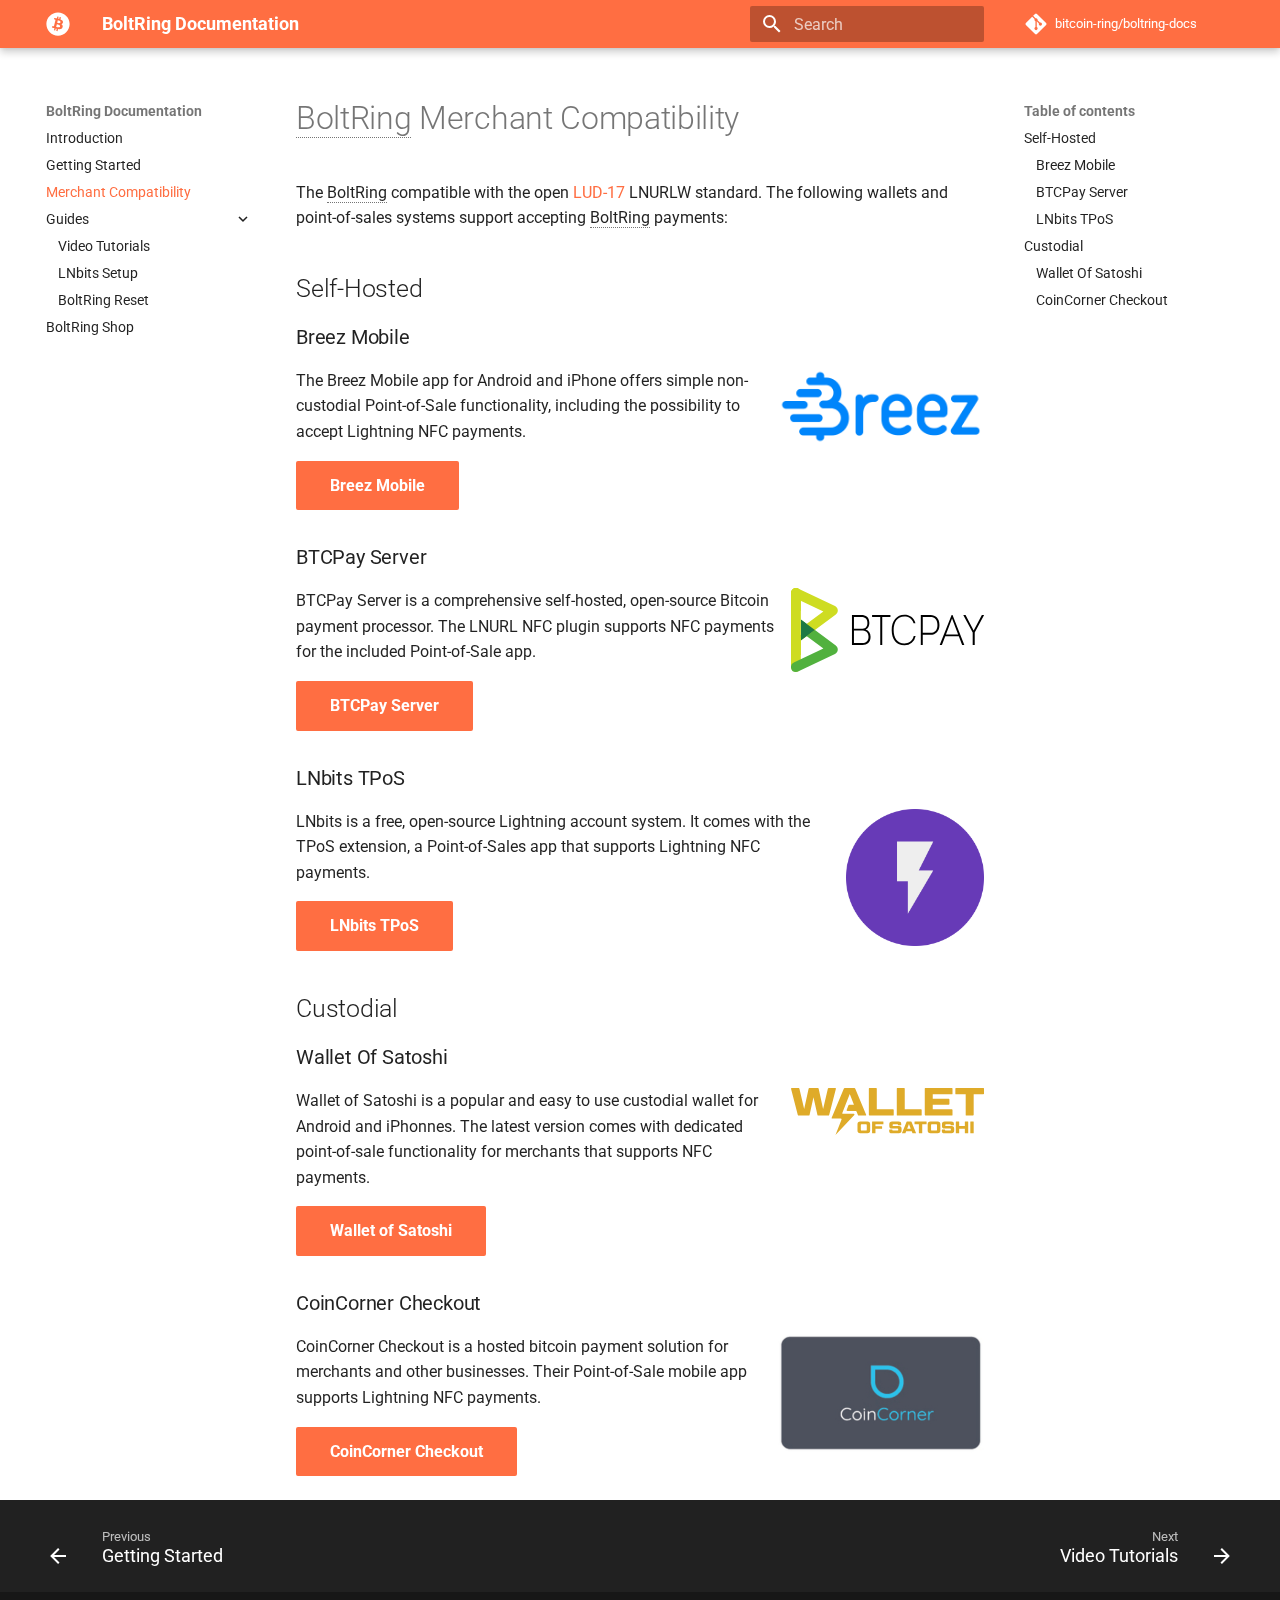
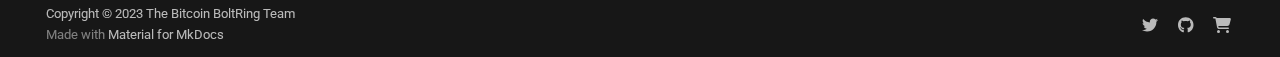
<file: merchant-compatibility/index.html>
<!doctype html>
<html lang="en" class="no-js">
  <head>
    
      <meta charset="utf-8">
      <meta name="viewport" content="width=device-width,initial-scale=1">
      
        <meta name="description" content="Bitcoin Lightning Contactless NFC Payment Ring Documentation">
      
      
        <meta name="author" content="Titusz Pan">
      
      
        <link rel="canonical" href="https://docs.bolt-ring.com/merchant-compatibility/">
      
      
        <link rel="prev" href="../getting-started/">
      
      
        <link rel="next" href="../video-tutorials/">
      
      
      <link rel="icon" href="../images/favicon.png">
      <meta name="generator" content="mkdocs-1.5.3, mkdocs-material-9.2.7">
    
    
      
        <title>Merchant Compatibility - BoltRing Documentation</title>
      
    
    
      <link rel="stylesheet" href="../assets/stylesheets/main.046329b4.min.css">
      
        
        <link rel="stylesheet" href="../assets/stylesheets/palette.85d0ee34.min.css">
      
      


    
    
      
    
    
      
        
        
        <link rel="preconnect" href="https://fonts.gstatic.com" crossorigin>
        <link rel="stylesheet" href="https://fonts.googleapis.com/css?family=Roboto:300,300i,400,400i,700,700i%7CRoboto+Mono:400,400i,700,700i&display=fallback">
        <style>:root{--md-text-font:"Roboto";--md-code-font:"Roboto Mono"}</style>
      
    
    
      <link rel="stylesheet" href="../css/styles.css">
    
    <script>__md_scope=new URL("..",location),__md_hash=e=>[...e].reduce((e,_)=>(e<<5)-e+_.charCodeAt(0),0),__md_get=(e,_=localStorage,t=__md_scope)=>JSON.parse(_.getItem(t.pathname+"."+e)),__md_set=(e,_,t=localStorage,a=__md_scope)=>{try{t.setItem(a.pathname+"."+e,JSON.stringify(_))}catch(e){}}</script>
    
      

    
    
    
   <link href="../assets/stylesheets/glightbox.min.css" rel="stylesheet"/><style>
    html.glightbox-open { overflow: initial; height: 100%; }
    .gslide-title { margin-top: 0px; user-select: text; }
    .gslide-desc { color: #666; user-select: text; }
    .gslide-image img { background: white; }
    .gscrollbar-fixer { padding-right: 15px; }
    .gdesc-inner { font-size: 0.75rem; }
    body[data-md-color-scheme="slate"] .gdesc-inner { background: var(--md-default-bg-color);}
    body[data-md-color-scheme="slate"] .gslide-title { color: var(--md-default-fg-color);}
    body[data-md-color-scheme="slate"] .gslide-desc { color: var(--md-default-fg-color);}</style> <script src="../assets/javascripts/glightbox.min.js"></script></head>
  
  
    
    
    
    
    
    <body dir="ltr" data-md-color-scheme="default" data-md-color-primary="deep-orange" data-md-color-accent="green">
  
    
    
    <input class="md-toggle" data-md-toggle="drawer" type="checkbox" id="__drawer" autocomplete="off">
    <input class="md-toggle" data-md-toggle="search" type="checkbox" id="__search" autocomplete="off">
    <label class="md-overlay" for="__drawer"></label>
    <div data-md-component="skip">
      
        
        <a href="#boltring-merchant-compatibility" class="md-skip">
          Skip to content
        </a>
      
    </div>
    <div data-md-component="announce">
      
    </div>
    
    
      

  

<header class="md-header md-header--shadow" data-md-component="header">
  <nav class="md-header__inner md-grid" aria-label="Header">
    <a href=".." title="BoltRing Documentation" class="md-header__button md-logo" aria-label="BoltRing Documentation" data-md-component="logo">
      
  
  <svg xmlns="http://www.w3.org/2000/svg" viewBox="0 0 512 512"><!--! Font Awesome Free 6.4.2 by @fontawesome - https://fontawesome.com License - https://fontawesome.com/license/free (Icons: CC BY 4.0, Fonts: SIL OFL 1.1, Code: MIT License) Copyright 2023 Fonticons, Inc.--><path d="M504 256c0 136.967-111.033 248-248 248S8 392.967 8 256 119.033 8 256 8s248 111.033 248 248zm-141.651-35.33c4.937-32.999-20.191-50.739-54.55-62.573l11.146-44.702-27.213-6.781-10.851 43.524c-7.154-1.783-14.502-3.464-21.803-5.13l10.929-43.81-27.198-6.781-11.153 44.686c-5.922-1.349-11.735-2.682-17.377-4.084l.031-.14-37.53-9.37-7.239 29.062s20.191 4.627 19.765 4.913c11.022 2.751 13.014 10.044 12.68 15.825l-12.696 50.925c.76.194 1.744.473 2.829.907-.907-.225-1.876-.473-2.876-.713l-17.796 71.338c-1.349 3.348-4.767 8.37-12.471 6.464.271.395-19.78-4.937-19.78-4.937l-13.51 31.147 35.414 8.827c6.588 1.651 13.045 3.379 19.4 5.006l-11.262 45.213 27.182 6.781 11.153-44.733a1038.209 1038.209 0 0 0 21.687 5.627l-11.115 44.523 27.213 6.781 11.262-45.128c46.404 8.781 81.299 5.239 95.986-36.727 11.836-33.79-.589-53.281-25.004-65.991 17.78-4.098 31.174-15.792 34.747-39.949zm-62.177 87.179c-8.41 33.79-65.308 15.523-83.755 10.943l14.944-59.899c18.446 4.603 77.6 13.717 68.811 48.956zm8.417-87.667c-7.673 30.736-55.031 15.12-70.393 11.292l13.548-54.327c15.363 3.828 64.836 10.973 56.845 43.035z"/></svg>

    </a>
    <label class="md-header__button md-icon" for="__drawer">
      
      <svg xmlns="http://www.w3.org/2000/svg" viewBox="0 0 24 24"><path d="M3 6h18v2H3V6m0 5h18v2H3v-2m0 5h18v2H3v-2Z"/></svg>
    </label>
    <div class="md-header__title" data-md-component="header-title">
      <div class="md-header__ellipsis">
        <div class="md-header__topic">
          <span class="md-ellipsis">
            BoltRing Documentation
          </span>
        </div>
        <div class="md-header__topic" data-md-component="header-topic">
          <span class="md-ellipsis">
            
              Merchant Compatibility
            
          </span>
        </div>
      </div>
    </div>
    
      
    
    
    
      <label class="md-header__button md-icon" for="__search">
        
        <svg xmlns="http://www.w3.org/2000/svg" viewBox="0 0 24 24"><path d="M9.5 3A6.5 6.5 0 0 1 16 9.5c0 1.61-.59 3.09-1.56 4.23l.27.27h.79l5 5-1.5 1.5-5-5v-.79l-.27-.27A6.516 6.516 0 0 1 9.5 16 6.5 6.5 0 0 1 3 9.5 6.5 6.5 0 0 1 9.5 3m0 2C7 5 5 7 5 9.5S7 14 9.5 14 14 12 14 9.5 12 5 9.5 5Z"/></svg>
      </label>
      <div class="md-search" data-md-component="search" role="dialog">
  <label class="md-search__overlay" for="__search"></label>
  <div class="md-search__inner" role="search">
    <form class="md-search__form" name="search">
      <input type="text" class="md-search__input" name="query" aria-label="Search" placeholder="Search" autocapitalize="off" autocorrect="off" autocomplete="off" spellcheck="false" data-md-component="search-query" required>
      <label class="md-search__icon md-icon" for="__search">
        
        <svg xmlns="http://www.w3.org/2000/svg" viewBox="0 0 24 24"><path d="M9.5 3A6.5 6.5 0 0 1 16 9.5c0 1.61-.59 3.09-1.56 4.23l.27.27h.79l5 5-1.5 1.5-5-5v-.79l-.27-.27A6.516 6.516 0 0 1 9.5 16 6.5 6.5 0 0 1 3 9.5 6.5 6.5 0 0 1 9.5 3m0 2C7 5 5 7 5 9.5S7 14 9.5 14 14 12 14 9.5 12 5 9.5 5Z"/></svg>
        
        <svg xmlns="http://www.w3.org/2000/svg" viewBox="0 0 24 24"><path d="M20 11v2H8l5.5 5.5-1.42 1.42L4.16 12l7.92-7.92L13.5 5.5 8 11h12Z"/></svg>
      </label>
      <nav class="md-search__options" aria-label="Search">
        
        <button type="reset" class="md-search__icon md-icon" title="Clear" aria-label="Clear" tabindex="-1">
          
          <svg xmlns="http://www.w3.org/2000/svg" viewBox="0 0 24 24"><path d="M19 6.41 17.59 5 12 10.59 6.41 5 5 6.41 10.59 12 5 17.59 6.41 19 12 13.41 17.59 19 19 17.59 13.41 12 19 6.41Z"/></svg>
        </button>
      </nav>
      
    </form>
    <div class="md-search__output">
      <div class="md-search__scrollwrap" data-md-scrollfix>
        <div class="md-search-result" data-md-component="search-result">
          <div class="md-search-result__meta">
            Initializing search
          </div>
          <ol class="md-search-result__list" role="presentation"></ol>
        </div>
      </div>
    </div>
  </div>
</div>
    
    
      <div class="md-header__source">
        <a href="https://github.com/bitcoin-ring/boltring-docs" title="Go to repository" class="md-source" data-md-component="source">
  <div class="md-source__icon md-icon">
    
    <svg xmlns="http://www.w3.org/2000/svg" viewBox="0 0 448 512"><!--! Font Awesome Free 6.4.2 by @fontawesome - https://fontawesome.com License - https://fontawesome.com/license/free (Icons: CC BY 4.0, Fonts: SIL OFL 1.1, Code: MIT License) Copyright 2023 Fonticons, Inc.--><path d="M439.55 236.05 244 40.45a28.87 28.87 0 0 0-40.81 0l-40.66 40.63 51.52 51.52c27.06-9.14 52.68 16.77 43.39 43.68l49.66 49.66c34.23-11.8 61.18 31 35.47 56.69-26.49 26.49-70.21-2.87-56-37.34L240.22 199v121.85c25.3 12.54 22.26 41.85 9.08 55a34.34 34.34 0 0 1-48.55 0c-17.57-17.6-11.07-46.91 11.25-56v-123c-20.8-8.51-24.6-30.74-18.64-45L142.57 101 8.45 235.14a28.86 28.86 0 0 0 0 40.81l195.61 195.6a28.86 28.86 0 0 0 40.8 0l194.69-194.69a28.86 28.86 0 0 0 0-40.81z"/></svg>
  </div>
  <div class="md-source__repository">
    bitcoin-ring/boltring-docs
  </div>
</a>
      </div>
    
  </nav>
  
</header>
    
    <div class="md-container" data-md-component="container">
      
      
        
          
        
      
      <main class="md-main" data-md-component="main">
        <div class="md-main__inner md-grid">
          
            
              
              <div class="md-sidebar md-sidebar--primary" data-md-component="sidebar" data-md-type="navigation" >
                <div class="md-sidebar__scrollwrap">
                  <div class="md-sidebar__inner">
                    



<nav class="md-nav md-nav--primary" aria-label="Navigation" data-md-level="0">
  <label class="md-nav__title" for="__drawer">
    <a href=".." title="BoltRing Documentation" class="md-nav__button md-logo" aria-label="BoltRing Documentation" data-md-component="logo">
      
  
  <svg xmlns="http://www.w3.org/2000/svg" viewBox="0 0 512 512"><!--! Font Awesome Free 6.4.2 by @fontawesome - https://fontawesome.com License - https://fontawesome.com/license/free (Icons: CC BY 4.0, Fonts: SIL OFL 1.1, Code: MIT License) Copyright 2023 Fonticons, Inc.--><path d="M504 256c0 136.967-111.033 248-248 248S8 392.967 8 256 119.033 8 256 8s248 111.033 248 248zm-141.651-35.33c4.937-32.999-20.191-50.739-54.55-62.573l11.146-44.702-27.213-6.781-10.851 43.524c-7.154-1.783-14.502-3.464-21.803-5.13l10.929-43.81-27.198-6.781-11.153 44.686c-5.922-1.349-11.735-2.682-17.377-4.084l.031-.14-37.53-9.37-7.239 29.062s20.191 4.627 19.765 4.913c11.022 2.751 13.014 10.044 12.68 15.825l-12.696 50.925c.76.194 1.744.473 2.829.907-.907-.225-1.876-.473-2.876-.713l-17.796 71.338c-1.349 3.348-4.767 8.37-12.471 6.464.271.395-19.78-4.937-19.78-4.937l-13.51 31.147 35.414 8.827c6.588 1.651 13.045 3.379 19.4 5.006l-11.262 45.213 27.182 6.781 11.153-44.733a1038.209 1038.209 0 0 0 21.687 5.627l-11.115 44.523 27.213 6.781 11.262-45.128c46.404 8.781 81.299 5.239 95.986-36.727 11.836-33.79-.589-53.281-25.004-65.991 17.78-4.098 31.174-15.792 34.747-39.949zm-62.177 87.179c-8.41 33.79-65.308 15.523-83.755 10.943l14.944-59.899c18.446 4.603 77.6 13.717 68.811 48.956zm8.417-87.667c-7.673 30.736-55.031 15.12-70.393 11.292l13.548-54.327c15.363 3.828 64.836 10.973 56.845 43.035z"/></svg>

    </a>
    BoltRing Documentation
  </label>
  
    <div class="md-nav__source">
      <a href="https://github.com/bitcoin-ring/boltring-docs" title="Go to repository" class="md-source" data-md-component="source">
  <div class="md-source__icon md-icon">
    
    <svg xmlns="http://www.w3.org/2000/svg" viewBox="0 0 448 512"><!--! Font Awesome Free 6.4.2 by @fontawesome - https://fontawesome.com License - https://fontawesome.com/license/free (Icons: CC BY 4.0, Fonts: SIL OFL 1.1, Code: MIT License) Copyright 2023 Fonticons, Inc.--><path d="M439.55 236.05 244 40.45a28.87 28.87 0 0 0-40.81 0l-40.66 40.63 51.52 51.52c27.06-9.14 52.68 16.77 43.39 43.68l49.66 49.66c34.23-11.8 61.18 31 35.47 56.69-26.49 26.49-70.21-2.87-56-37.34L240.22 199v121.85c25.3 12.54 22.26 41.85 9.08 55a34.34 34.34 0 0 1-48.55 0c-17.57-17.6-11.07-46.91 11.25-56v-123c-20.8-8.51-24.6-30.74-18.64-45L142.57 101 8.45 235.14a28.86 28.86 0 0 0 0 40.81l195.61 195.6a28.86 28.86 0 0 0 40.8 0l194.69-194.69a28.86 28.86 0 0 0 0-40.81z"/></svg>
  </div>
  <div class="md-source__repository">
    bitcoin-ring/boltring-docs
  </div>
</a>
    </div>
  
  <ul class="md-nav__list" data-md-scrollfix>
    
      
      
  
  
  
    <li class="md-nav__item">
      <a href=".." class="md-nav__link">
        
  
  <span class="md-ellipsis">
    Introduction
  </span>
  

      </a>
    </li>
  

    
      
      
  
  
  
    <li class="md-nav__item">
      <a href="../getting-started/" class="md-nav__link">
        
  
  <span class="md-ellipsis">
    Getting Started
  </span>
  

      </a>
    </li>
  

    
      
      
  
  
    
  
  
    <li class="md-nav__item md-nav__item--active">
      
      <input class="md-nav__toggle md-toggle" type="checkbox" id="__toc">
      
      
        
      
      
        <label class="md-nav__link md-nav__link--active" for="__toc">
          
  
  <span class="md-ellipsis">
    Merchant Compatibility
  </span>
  

          <span class="md-nav__icon md-icon"></span>
        </label>
      
      <a href="./" class="md-nav__link md-nav__link--active">
        
  
  <span class="md-ellipsis">
    Merchant Compatibility
  </span>
  

      </a>
      
        

<nav class="md-nav md-nav--secondary" aria-label="Table of contents">
  
  
  
    
  
  
    <label class="md-nav__title" for="__toc">
      <span class="md-nav__icon md-icon"></span>
      Table of contents
    </label>
    <ul class="md-nav__list" data-md-component="toc" data-md-scrollfix>
      
        <li class="md-nav__item">
  <a href="#self-hosted" class="md-nav__link">
    Self-Hosted
  </a>
  
    <nav class="md-nav" aria-label="Self-Hosted">
      <ul class="md-nav__list">
        
          <li class="md-nav__item">
  <a href="#breez-mobile" class="md-nav__link">
    Breez Mobile
  </a>
  
</li>
        
          <li class="md-nav__item">
  <a href="#btcpay-server" class="md-nav__link">
    BTCPay Server
  </a>
  
</li>
        
          <li class="md-nav__item">
  <a href="#lnbits-tpos" class="md-nav__link">
    LNbits TPoS
  </a>
  
</li>
        
      </ul>
    </nav>
  
</li>
      
        <li class="md-nav__item">
  <a href="#custodial" class="md-nav__link">
    Custodial
  </a>
  
    <nav class="md-nav" aria-label="Custodial">
      <ul class="md-nav__list">
        
          <li class="md-nav__item">
  <a href="#wallet-of-satoshi" class="md-nav__link">
    Wallet Of Satoshi
  </a>
  
</li>
        
          <li class="md-nav__item">
  <a href="#coincorner-checkout" class="md-nav__link">
    CoinCorner Checkout
  </a>
  
</li>
        
      </ul>
    </nav>
  
</li>
      
    </ul>
  
</nav>
      
    </li>
  

    
      
      
  
  
  
    
    
    
    <li class="md-nav__item md-nav__item--nested">
      
        
        
        
        
          
        
        <input class="md-nav__toggle md-toggle md-toggle--indeterminate" type="checkbox" id="__nav_4" >
        
          <label class="md-nav__link" for="__nav_4" id="__nav_4_label" tabindex="0">
            
  
  <span class="md-ellipsis">
    Guides
  </span>
  

            <span class="md-nav__icon md-icon"></span>
          </label>
        
        <nav class="md-nav" data-md-level="1" aria-labelledby="__nav_4_label" aria-expanded="false">
          <label class="md-nav__title" for="__nav_4">
            <span class="md-nav__icon md-icon"></span>
            Guides
          </label>
          <ul class="md-nav__list" data-md-scrollfix>
            
              
                
  
  
  
    <li class="md-nav__item">
      <a href="../video-tutorials/" class="md-nav__link">
        
  
  <span class="md-ellipsis">
    Video Tutorials
  </span>
  

      </a>
    </li>
  

              
            
              
                
  
  
  
    <li class="md-nav__item">
      <a href="../lnbits/" class="md-nav__link">
        
  
  <span class="md-ellipsis">
    LNbits Setup
  </span>
  

      </a>
    </li>
  

              
            
              
                
  
  
  
    <li class="md-nav__item">
      <a href="../boltring-reset/" class="md-nav__link">
        
  
  <span class="md-ellipsis">
    BoltRing Reset
  </span>
  

      </a>
    </li>
  

              
            
          </ul>
        </nav>
      
    </li>
  

    
      
      
  
  
  
    <li class="md-nav__item">
      <a href="https://bitcoin-ring.com" class="md-nav__link">
        
  
  <span class="md-ellipsis">
    BoltRing Shop
  </span>
  

      </a>
    </li>
  

    
  </ul>
</nav>
                  </div>
                </div>
              </div>
            
            
              
              <div class="md-sidebar md-sidebar--secondary" data-md-component="sidebar" data-md-type="toc" >
                <div class="md-sidebar__scrollwrap">
                  <div class="md-sidebar__inner">
                    

<nav class="md-nav md-nav--secondary" aria-label="Table of contents">
  
  
  
    
  
  
    <label class="md-nav__title" for="__toc">
      <span class="md-nav__icon md-icon"></span>
      Table of contents
    </label>
    <ul class="md-nav__list" data-md-component="toc" data-md-scrollfix>
      
        <li class="md-nav__item">
  <a href="#self-hosted" class="md-nav__link">
    Self-Hosted
  </a>
  
    <nav class="md-nav" aria-label="Self-Hosted">
      <ul class="md-nav__list">
        
          <li class="md-nav__item">
  <a href="#breez-mobile" class="md-nav__link">
    Breez Mobile
  </a>
  
</li>
        
          <li class="md-nav__item">
  <a href="#btcpay-server" class="md-nav__link">
    BTCPay Server
  </a>
  
</li>
        
          <li class="md-nav__item">
  <a href="#lnbits-tpos" class="md-nav__link">
    LNbits TPoS
  </a>
  
</li>
        
      </ul>
    </nav>
  
</li>
      
        <li class="md-nav__item">
  <a href="#custodial" class="md-nav__link">
    Custodial
  </a>
  
    <nav class="md-nav" aria-label="Custodial">
      <ul class="md-nav__list">
        
          <li class="md-nav__item">
  <a href="#wallet-of-satoshi" class="md-nav__link">
    Wallet Of Satoshi
  </a>
  
</li>
        
          <li class="md-nav__item">
  <a href="#coincorner-checkout" class="md-nav__link">
    CoinCorner Checkout
  </a>
  
</li>
        
      </ul>
    </nav>
  
</li>
      
    </ul>
  
</nav>
                  </div>
                </div>
              </div>
            
          
          
            <div class="md-content" data-md-component="content">
              <article class="md-content__inner md-typeset">
                
                  

  
  


<h1 id="boltring-merchant-compatibility"><abbr title="A contactless bitcoin lightning payment ring base on NFC tap &amp; pay technology">BoltRing</abbr> Merchant Compatibility</h1>
<p>The <abbr title="A contactless bitcoin lightning payment ring base on NFC tap &amp; pay technology">BoltRing</abbr> compatible with the open <a href="https://github.com/lnurl/luds/blob/luds/17.md">LUD-17</a> LNURLW
standard. The following wallets and point-of-sales systems support accepting <abbr title="A contactless bitcoin lightning payment ring base on NFC tap &amp; pay technology">BoltRing</abbr> payments:</p>
<h2 id="self-hosted">Self-Hosted</h2>
<h3 id="breez-mobile">Breez Mobile</h3>
<p><a href="https://breez.technology"><img align="right" alt="Breez Logo" src="../images/breez-logo.png" width="30%" /></a></p>
<p>The Breez Mobile app for Android and iPhone offers simple non-custodial Point-of-Sale functionality,
including the possibility to accept Lightning NFC payments.</p>
<p><a class="md-button md-button--primary" href="https://breez.technology/mobile">Breez Mobile</a></p>
<h3 id="btcpay-server">BTCPay Server</h3>
<p><a href="https://btcpayserver.org/"><img align="right" alt="BTCPay Logo" src="../images/btcpay-logo.svg" width="28%" /></a></p>
<p>BTCPay Server is a comprehensive self-hosted, open-source Bitcoin payment processor. The LNURL NFC
plugin supports NFC payments for the included Point-of-Sale app.</p>
<p><a class="md-button md-button--primary" href="https://btcpayserver.org">BTCPay Server</a></p>
<h3 id="lnbits-tpos">LNbits TPoS</h3>
<p><a href="https://github.com/lnbits/lnbits/tree/main/lnbits/extensions/tpos"><img align="right" alt="LNbits Icon" src="../images/lnbits-icon.png" width="20%" /></a></p>
<p>LNbits is a free, open-source Lightning account system. It comes with the TPoS extension, a
Point-of-Sales app that supports Lightning NFC payments.</p>
<p><a class="md-button md-button--primary" href="https://lnbits.com">LNbits TPoS</a></p>
<h2 id="custodial">Custodial</h2>
<h3 id="wallet-of-satoshi">Wallet Of Satoshi</h3>
<p><a href="https://www.walletofsatoshi.com/"><img align="right" alt="Wallet of Satoshi Logo" src="../images/wallet-of-satoshi-logo.svg" width="28%" /></a></p>
<p>Wallet of Satoshi is a popular and easy to use custodial wallet for Android and iPhonnes. The latest
version comes with dedicated point-of-sale functionality for merchants that supports NFC payments.</p>
<p><a class="md-button md-button--primary" href="https://www.walletofsatoshi.com/">Wallet of Satoshi</a></p>
<h3 id="coincorner-checkout">CoinCorner Checkout</h3>
<p><a href="https://www.coincorner.com/checkout"><img align="right" alt="CoinCorner Icon" src="../images/coincorner-icon.png" width="30%" /></a></p>
<p>CoinCorner Checkout is a hosted bitcoin payment solution for merchants and other businesses. Their
Point-of-Sale mobile app supports Lightning NFC payments.</p>
<p><a class="md-button md-button--primary" href="https://www.coincorner.com/checkout">CoinCorner Checkout</a></p>





                
              </article>
            </div>
          
          
        </div>
        
      </main>
      
        <footer class="md-footer">
  
    
      
      <nav class="md-footer__inner md-grid" aria-label="Footer" >
        
          
          <a href="../getting-started/" class="md-footer__link md-footer__link--prev" aria-label="Previous: Getting Started" rel="prev">
            <div class="md-footer__button md-icon">
              
              <svg xmlns="http://www.w3.org/2000/svg" viewBox="0 0 24 24"><path d="M20 11v2H8l5.5 5.5-1.42 1.42L4.16 12l7.92-7.92L13.5 5.5 8 11h12Z"/></svg>
            </div>
            <div class="md-footer__title">
              <span class="md-footer__direction">
                Previous
              </span>
              <div class="md-ellipsis">
                Getting Started
              </div>
            </div>
          </a>
        
        
          
          <a href="../video-tutorials/" class="md-footer__link md-footer__link--next" aria-label="Next: Video Tutorials" rel="next">
            <div class="md-footer__title">
              <span class="md-footer__direction">
                Next
              </span>
              <div class="md-ellipsis">
                Video Tutorials
              </div>
            </div>
            <div class="md-footer__button md-icon">
              
              <svg xmlns="http://www.w3.org/2000/svg" viewBox="0 0 24 24"><path d="M4 11v2h12l-5.5 5.5 1.42 1.42L19.84 12l-7.92-7.92L10.5 5.5 16 11H4Z"/></svg>
            </div>
          </a>
        
      </nav>
    
  
  <div class="md-footer-meta md-typeset">
    <div class="md-footer-meta__inner md-grid">
      <div class="md-copyright">
  
    <div class="md-copyright__highlight">
      Copyright &copy; 2023 The Bitcoin BoltRing Team
    </div>
  
  
    Made with
    <a href="https://squidfunk.github.io/mkdocs-material/" target="_blank" rel="noopener">
      Material for MkDocs
    </a>
  
</div>
      
        <div class="md-social">
  
    
    
    
    
      
      
    
    <a href="https://twitter.com/bitcoin_ring" target="_blank" rel="noopener" title="twitter.com" class="md-social__link">
      <svg xmlns="http://www.w3.org/2000/svg" viewBox="0 0 512 512"><!--! Font Awesome Free 6.4.2 by @fontawesome - https://fontawesome.com License - https://fontawesome.com/license/free (Icons: CC BY 4.0, Fonts: SIL OFL 1.1, Code: MIT License) Copyright 2023 Fonticons, Inc.--><path d="M459.37 151.716c.325 4.548.325 9.097.325 13.645 0 138.72-105.583 298.558-298.558 298.558-59.452 0-114.68-17.219-161.137-47.106 8.447.974 16.568 1.299 25.34 1.299 49.055 0 94.213-16.568 130.274-44.832-46.132-.975-84.792-31.188-98.112-72.772 6.498.974 12.995 1.624 19.818 1.624 9.421 0 18.843-1.3 27.614-3.573-48.081-9.747-84.143-51.98-84.143-102.985v-1.299c13.969 7.797 30.214 12.67 47.431 13.319-28.264-18.843-46.781-51.005-46.781-87.391 0-19.492 5.197-37.36 14.294-52.954 51.655 63.675 129.3 105.258 216.365 109.807-1.624-7.797-2.599-15.918-2.599-24.04 0-57.828 46.782-104.934 104.934-104.934 30.213 0 57.502 12.67 76.67 33.137 23.715-4.548 46.456-13.32 66.599-25.34-7.798 24.366-24.366 44.833-46.132 57.827 21.117-2.273 41.584-8.122 60.426-16.243-14.292 20.791-32.161 39.308-52.628 54.253z"/></svg>
    </a>
  
    
    
    
    
      
      
    
    <a href="https://github.com/bitcoin-ring" target="_blank" rel="noopener" title="github.com" class="md-social__link">
      <svg xmlns="http://www.w3.org/2000/svg" viewBox="0 0 496 512"><!--! Font Awesome Free 6.4.2 by @fontawesome - https://fontawesome.com License - https://fontawesome.com/license/free (Icons: CC BY 4.0, Fonts: SIL OFL 1.1, Code: MIT License) Copyright 2023 Fonticons, Inc.--><path d="M165.9 397.4c0 2-2.3 3.6-5.2 3.6-3.3.3-5.6-1.3-5.6-3.6 0-2 2.3-3.6 5.2-3.6 3-.3 5.6 1.3 5.6 3.6zm-31.1-4.5c-.7 2 1.3 4.3 4.3 4.9 2.6 1 5.6 0 6.2-2s-1.3-4.3-4.3-5.2c-2.6-.7-5.5.3-6.2 2.3zm44.2-1.7c-2.9.7-4.9 2.6-4.6 4.9.3 2 2.9 3.3 5.9 2.6 2.9-.7 4.9-2.6 4.6-4.6-.3-1.9-3-3.2-5.9-2.9zM244.8 8C106.1 8 0 113.3 0 252c0 110.9 69.8 205.8 169.5 239.2 12.8 2.3 17.3-5.6 17.3-12.1 0-6.2-.3-40.4-.3-61.4 0 0-70 15-84.7-29.8 0 0-11.4-29.1-27.8-36.6 0 0-22.9-15.7 1.6-15.4 0 0 24.9 2 38.6 25.8 21.9 38.6 58.6 27.5 72.9 20.9 2.3-16 8.8-27.1 16-33.7-55.9-6.2-112.3-14.3-112.3-110.5 0-27.5 7.6-41.3 23.6-58.9-2.6-6.5-11.1-33.3 2.6-67.9 20.9-6.5 69 27 69 27 20-5.6 41.5-8.5 62.8-8.5s42.8 2.9 62.8 8.5c0 0 48.1-33.6 69-27 13.7 34.7 5.2 61.4 2.6 67.9 16 17.7 25.8 31.5 25.8 58.9 0 96.5-58.9 104.2-114.8 110.5 9.2 7.9 17 22.9 17 46.4 0 33.7-.3 75.4-.3 83.6 0 6.5 4.6 14.4 17.3 12.1C428.2 457.8 496 362.9 496 252 496 113.3 383.5 8 244.8 8zM97.2 352.9c-1.3 1-1 3.3.7 5.2 1.6 1.6 3.9 2.3 5.2 1 1.3-1 1-3.3-.7-5.2-1.6-1.6-3.9-2.3-5.2-1zm-10.8-8.1c-.7 1.3.3 2.9 2.3 3.9 1.6 1 3.6.7 4.3-.7.7-1.3-.3-2.9-2.3-3.9-2-.6-3.6-.3-4.3.7zm32.4 35.6c-1.6 1.3-1 4.3 1.3 6.2 2.3 2.3 5.2 2.6 6.5 1 1.3-1.3.7-4.3-1.3-6.2-2.2-2.3-5.2-2.6-6.5-1zm-11.4-14.7c-1.6 1-1.6 3.6 0 5.9 1.6 2.3 4.3 3.3 5.6 2.3 1.6-1.3 1.6-3.9 0-6.2-1.4-2.3-4-3.3-5.6-2z"/></svg>
    </a>
  
    
    
    
    
      
      
    
    <a href="https://bitcoin-ring.com" target="_blank" rel="noopener" title="bitcoin-ring.com" class="md-social__link">
      <svg xmlns="http://www.w3.org/2000/svg" viewBox="0 0 576 512"><!--! Font Awesome Free 6.4.2 by @fontawesome - https://fontawesome.com License - https://fontawesome.com/license/free (Icons: CC BY 4.0, Fonts: SIL OFL 1.1, Code: MIT License) Copyright 2023 Fonticons, Inc.--><path d="M0 24C0 10.7 10.7 0 24 0h45.5c22 0 41.5 12.8 50.6 32h411c26.3 0 45.5 25 38.6 50.4l-41 152.3c-8.5 31.4-37 53.3-69.5 53.3H170.7l5.4 28.5c2.2 11.3 12.1 19.5 23.6 19.5H488c13.3 0 24 10.7 24 24s-10.7 24-24 24H199.7c-34.6 0-64.3-24.6-70.7-58.5l-51.6-271c-.7-3.8-4-6.5-7.9-6.5H24C10.7 48 0 37.3 0 24zm128 440a48 48 0 1 1 96 0 48 48 0 1 1-96 0zm336-48a48 48 0 1 1 0 96 48 48 0 1 1 0-96z"/></svg>
    </a>
  
</div>
      
    </div>
  </div>
</footer>
      
    </div>
    <div class="md-dialog" data-md-component="dialog">
      <div class="md-dialog__inner md-typeset"></div>
    </div>
    
    <script id="__config" type="application/json">{"base": "..", "features": ["navigation.tracking", "navigation.expand", "navigation.footer", "toc.follow"], "search": "../assets/javascripts/workers/search.dfff1995.min.js", "translations": {"clipboard.copied": "Copied to clipboard", "clipboard.copy": "Copy to clipboard", "search.result.more.one": "1 more on this page", "search.result.more.other": "# more on this page", "search.result.none": "No matching documents", "search.result.one": "1 matching document", "search.result.other": "# matching documents", "search.result.placeholder": "Type to start searching", "search.result.term.missing": "Missing", "select.version": "Select version"}}</script>
    
    
      <script src="../assets/javascripts/bundle.dff1b7c8.min.js"></script>
      
    
  <script id="init-glightbox">const lightbox = GLightbox({"touchNavigation": true, "loop": false, "zoomable": true, "draggable": true, "openEffect": "zoom", "closeEffect": "zoom", "slideEffect": "slide"});
document$.subscribe(() => { lightbox.reload() });
</script></body>
</html>
</file>
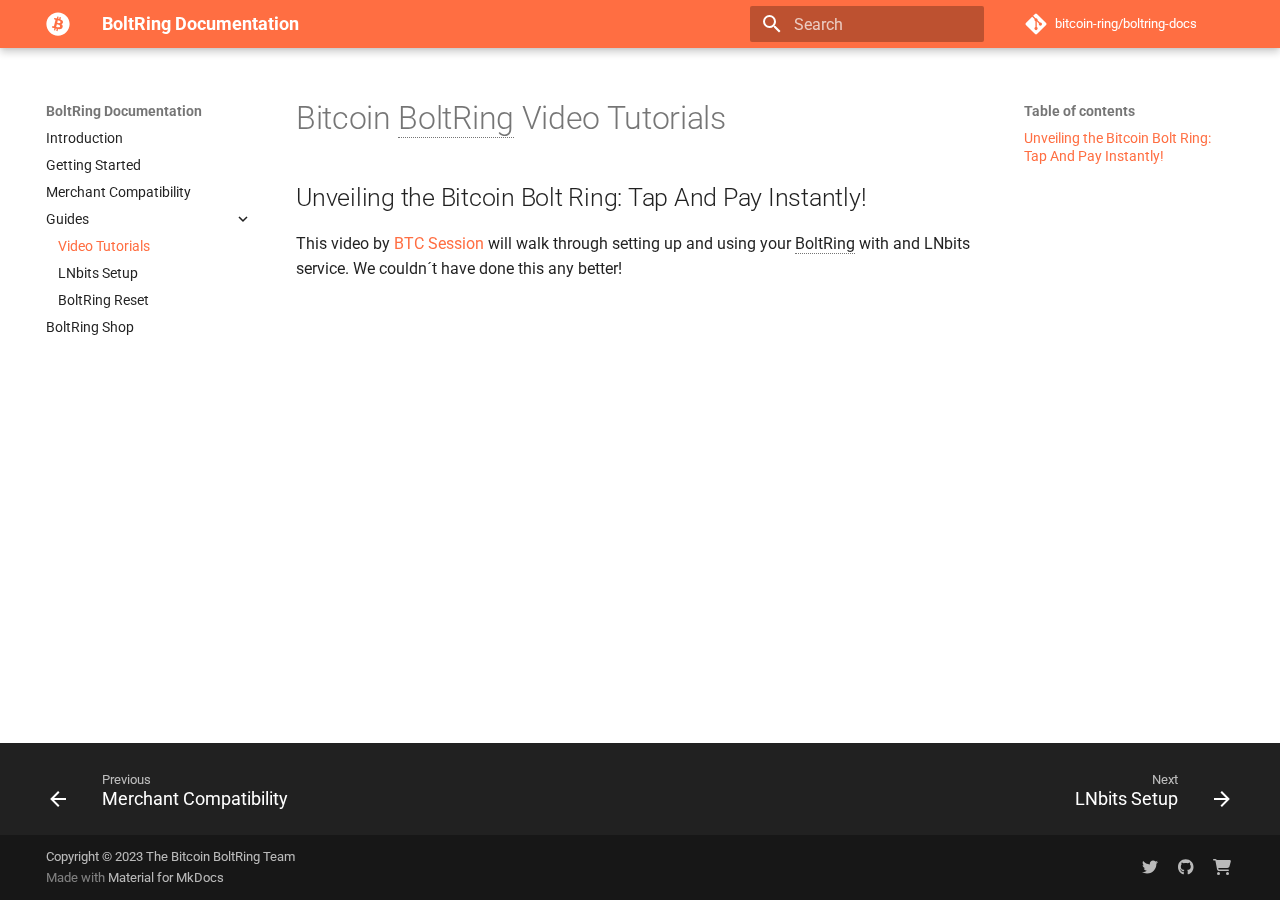
<file: video-tutorials/index.html>
<!doctype html>
<html lang="en" class="no-js">
  <head>
    
      <meta charset="utf-8">
      <meta name="viewport" content="width=device-width,initial-scale=1">
      
        <meta name="description" content="Bitcoin Lightning Contactless NFC Payment Ring Documentation">
      
      
        <meta name="author" content="Titusz Pan">
      
      
        <link rel="canonical" href="https://docs.bolt-ring.com/video-tutorials/">
      
      
        <link rel="prev" href="../merchant-compatibility/">
      
      
        <link rel="next" href="../lnbits/">
      
      
      <link rel="icon" href="../images/favicon.png">
      <meta name="generator" content="mkdocs-1.5.3, mkdocs-material-9.2.7">
    
    
      
        <title>Video Tutorials - BoltRing Documentation</title>
      
    
    
      <link rel="stylesheet" href="../assets/stylesheets/main.046329b4.min.css">
      
        
        <link rel="stylesheet" href="../assets/stylesheets/palette.85d0ee34.min.css">
      
      


    
    
      
    
    
      
        
        
        <link rel="preconnect" href="https://fonts.gstatic.com" crossorigin>
        <link rel="stylesheet" href="https://fonts.googleapis.com/css?family=Roboto:300,300i,400,400i,700,700i%7CRoboto+Mono:400,400i,700,700i&display=fallback">
        <style>:root{--md-text-font:"Roboto";--md-code-font:"Roboto Mono"}</style>
      
    
    
      <link rel="stylesheet" href="../css/styles.css">
    
    <script>__md_scope=new URL("..",location),__md_hash=e=>[...e].reduce((e,_)=>(e<<5)-e+_.charCodeAt(0),0),__md_get=(e,_=localStorage,t=__md_scope)=>JSON.parse(_.getItem(t.pathname+"."+e)),__md_set=(e,_,t=localStorage,a=__md_scope)=>{try{t.setItem(a.pathname+"."+e,JSON.stringify(_))}catch(e){}}</script>
    
      

    
    
    
   <link href="../assets/stylesheets/glightbox.min.css" rel="stylesheet"/><style>
    html.glightbox-open { overflow: initial; height: 100%; }
    .gslide-title { margin-top: 0px; user-select: text; }
    .gslide-desc { color: #666; user-select: text; }
    .gslide-image img { background: white; }
    .gscrollbar-fixer { padding-right: 15px; }
    .gdesc-inner { font-size: 0.75rem; }
    body[data-md-color-scheme="slate"] .gdesc-inner { background: var(--md-default-bg-color);}
    body[data-md-color-scheme="slate"] .gslide-title { color: var(--md-default-fg-color);}
    body[data-md-color-scheme="slate"] .gslide-desc { color: var(--md-default-fg-color);}</style> <script src="../assets/javascripts/glightbox.min.js"></script></head>
  
  
    
    
    
    
    
    <body dir="ltr" data-md-color-scheme="default" data-md-color-primary="deep-orange" data-md-color-accent="green">
  
    
    
    <input class="md-toggle" data-md-toggle="drawer" type="checkbox" id="__drawer" autocomplete="off">
    <input class="md-toggle" data-md-toggle="search" type="checkbox" id="__search" autocomplete="off">
    <label class="md-overlay" for="__drawer"></label>
    <div data-md-component="skip">
      
        
        <a href="#bitcoin-boltring-video-tutorials" class="md-skip">
          Skip to content
        </a>
      
    </div>
    <div data-md-component="announce">
      
    </div>
    
    
      

  

<header class="md-header md-header--shadow" data-md-component="header">
  <nav class="md-header__inner md-grid" aria-label="Header">
    <a href=".." title="BoltRing Documentation" class="md-header__button md-logo" aria-label="BoltRing Documentation" data-md-component="logo">
      
  
  <svg xmlns="http://www.w3.org/2000/svg" viewBox="0 0 512 512"><!--! Font Awesome Free 6.4.2 by @fontawesome - https://fontawesome.com License - https://fontawesome.com/license/free (Icons: CC BY 4.0, Fonts: SIL OFL 1.1, Code: MIT License) Copyright 2023 Fonticons, Inc.--><path d="M504 256c0 136.967-111.033 248-248 248S8 392.967 8 256 119.033 8 256 8s248 111.033 248 248zm-141.651-35.33c4.937-32.999-20.191-50.739-54.55-62.573l11.146-44.702-27.213-6.781-10.851 43.524c-7.154-1.783-14.502-3.464-21.803-5.13l10.929-43.81-27.198-6.781-11.153 44.686c-5.922-1.349-11.735-2.682-17.377-4.084l.031-.14-37.53-9.37-7.239 29.062s20.191 4.627 19.765 4.913c11.022 2.751 13.014 10.044 12.68 15.825l-12.696 50.925c.76.194 1.744.473 2.829.907-.907-.225-1.876-.473-2.876-.713l-17.796 71.338c-1.349 3.348-4.767 8.37-12.471 6.464.271.395-19.78-4.937-19.78-4.937l-13.51 31.147 35.414 8.827c6.588 1.651 13.045 3.379 19.4 5.006l-11.262 45.213 27.182 6.781 11.153-44.733a1038.209 1038.209 0 0 0 21.687 5.627l-11.115 44.523 27.213 6.781 11.262-45.128c46.404 8.781 81.299 5.239 95.986-36.727 11.836-33.79-.589-53.281-25.004-65.991 17.78-4.098 31.174-15.792 34.747-39.949zm-62.177 87.179c-8.41 33.79-65.308 15.523-83.755 10.943l14.944-59.899c18.446 4.603 77.6 13.717 68.811 48.956zm8.417-87.667c-7.673 30.736-55.031 15.12-70.393 11.292l13.548-54.327c15.363 3.828 64.836 10.973 56.845 43.035z"/></svg>

    </a>
    <label class="md-header__button md-icon" for="__drawer">
      
      <svg xmlns="http://www.w3.org/2000/svg" viewBox="0 0 24 24"><path d="M3 6h18v2H3V6m0 5h18v2H3v-2m0 5h18v2H3v-2Z"/></svg>
    </label>
    <div class="md-header__title" data-md-component="header-title">
      <div class="md-header__ellipsis">
        <div class="md-header__topic">
          <span class="md-ellipsis">
            BoltRing Documentation
          </span>
        </div>
        <div class="md-header__topic" data-md-component="header-topic">
          <span class="md-ellipsis">
            
              Video Tutorials
            
          </span>
        </div>
      </div>
    </div>
    
      
    
    
    
      <label class="md-header__button md-icon" for="__search">
        
        <svg xmlns="http://www.w3.org/2000/svg" viewBox="0 0 24 24"><path d="M9.5 3A6.5 6.5 0 0 1 16 9.5c0 1.61-.59 3.09-1.56 4.23l.27.27h.79l5 5-1.5 1.5-5-5v-.79l-.27-.27A6.516 6.516 0 0 1 9.5 16 6.5 6.5 0 0 1 3 9.5 6.5 6.5 0 0 1 9.5 3m0 2C7 5 5 7 5 9.5S7 14 9.5 14 14 12 14 9.5 12 5 9.5 5Z"/></svg>
      </label>
      <div class="md-search" data-md-component="search" role="dialog">
  <label class="md-search__overlay" for="__search"></label>
  <div class="md-search__inner" role="search">
    <form class="md-search__form" name="search">
      <input type="text" class="md-search__input" name="query" aria-label="Search" placeholder="Search" autocapitalize="off" autocorrect="off" autocomplete="off" spellcheck="false" data-md-component="search-query" required>
      <label class="md-search__icon md-icon" for="__search">
        
        <svg xmlns="http://www.w3.org/2000/svg" viewBox="0 0 24 24"><path d="M9.5 3A6.5 6.5 0 0 1 16 9.5c0 1.61-.59 3.09-1.56 4.23l.27.27h.79l5 5-1.5 1.5-5-5v-.79l-.27-.27A6.516 6.516 0 0 1 9.5 16 6.5 6.5 0 0 1 3 9.5 6.5 6.5 0 0 1 9.5 3m0 2C7 5 5 7 5 9.5S7 14 9.5 14 14 12 14 9.5 12 5 9.5 5Z"/></svg>
        
        <svg xmlns="http://www.w3.org/2000/svg" viewBox="0 0 24 24"><path d="M20 11v2H8l5.5 5.5-1.42 1.42L4.16 12l7.92-7.92L13.5 5.5 8 11h12Z"/></svg>
      </label>
      <nav class="md-search__options" aria-label="Search">
        
        <button type="reset" class="md-search__icon md-icon" title="Clear" aria-label="Clear" tabindex="-1">
          
          <svg xmlns="http://www.w3.org/2000/svg" viewBox="0 0 24 24"><path d="M19 6.41 17.59 5 12 10.59 6.41 5 5 6.41 10.59 12 5 17.59 6.41 19 12 13.41 17.59 19 19 17.59 13.41 12 19 6.41Z"/></svg>
        </button>
      </nav>
      
    </form>
    <div class="md-search__output">
      <div class="md-search__scrollwrap" data-md-scrollfix>
        <div class="md-search-result" data-md-component="search-result">
          <div class="md-search-result__meta">
            Initializing search
          </div>
          <ol class="md-search-result__list" role="presentation"></ol>
        </div>
      </div>
    </div>
  </div>
</div>
    
    
      <div class="md-header__source">
        <a href="https://github.com/bitcoin-ring/boltring-docs" title="Go to repository" class="md-source" data-md-component="source">
  <div class="md-source__icon md-icon">
    
    <svg xmlns="http://www.w3.org/2000/svg" viewBox="0 0 448 512"><!--! Font Awesome Free 6.4.2 by @fontawesome - https://fontawesome.com License - https://fontawesome.com/license/free (Icons: CC BY 4.0, Fonts: SIL OFL 1.1, Code: MIT License) Copyright 2023 Fonticons, Inc.--><path d="M439.55 236.05 244 40.45a28.87 28.87 0 0 0-40.81 0l-40.66 40.63 51.52 51.52c27.06-9.14 52.68 16.77 43.39 43.68l49.66 49.66c34.23-11.8 61.18 31 35.47 56.69-26.49 26.49-70.21-2.87-56-37.34L240.22 199v121.85c25.3 12.54 22.26 41.85 9.08 55a34.34 34.34 0 0 1-48.55 0c-17.57-17.6-11.07-46.91 11.25-56v-123c-20.8-8.51-24.6-30.74-18.64-45L142.57 101 8.45 235.14a28.86 28.86 0 0 0 0 40.81l195.61 195.6a28.86 28.86 0 0 0 40.8 0l194.69-194.69a28.86 28.86 0 0 0 0-40.81z"/></svg>
  </div>
  <div class="md-source__repository">
    bitcoin-ring/boltring-docs
  </div>
</a>
      </div>
    
  </nav>
  
</header>
    
    <div class="md-container" data-md-component="container">
      
      
        
          
        
      
      <main class="md-main" data-md-component="main">
        <div class="md-main__inner md-grid">
          
            
              
              <div class="md-sidebar md-sidebar--primary" data-md-component="sidebar" data-md-type="navigation" >
                <div class="md-sidebar__scrollwrap">
                  <div class="md-sidebar__inner">
                    



<nav class="md-nav md-nav--primary" aria-label="Navigation" data-md-level="0">
  <label class="md-nav__title" for="__drawer">
    <a href=".." title="BoltRing Documentation" class="md-nav__button md-logo" aria-label="BoltRing Documentation" data-md-component="logo">
      
  
  <svg xmlns="http://www.w3.org/2000/svg" viewBox="0 0 512 512"><!--! Font Awesome Free 6.4.2 by @fontawesome - https://fontawesome.com License - https://fontawesome.com/license/free (Icons: CC BY 4.0, Fonts: SIL OFL 1.1, Code: MIT License) Copyright 2023 Fonticons, Inc.--><path d="M504 256c0 136.967-111.033 248-248 248S8 392.967 8 256 119.033 8 256 8s248 111.033 248 248zm-141.651-35.33c4.937-32.999-20.191-50.739-54.55-62.573l11.146-44.702-27.213-6.781-10.851 43.524c-7.154-1.783-14.502-3.464-21.803-5.13l10.929-43.81-27.198-6.781-11.153 44.686c-5.922-1.349-11.735-2.682-17.377-4.084l.031-.14-37.53-9.37-7.239 29.062s20.191 4.627 19.765 4.913c11.022 2.751 13.014 10.044 12.68 15.825l-12.696 50.925c.76.194 1.744.473 2.829.907-.907-.225-1.876-.473-2.876-.713l-17.796 71.338c-1.349 3.348-4.767 8.37-12.471 6.464.271.395-19.78-4.937-19.78-4.937l-13.51 31.147 35.414 8.827c6.588 1.651 13.045 3.379 19.4 5.006l-11.262 45.213 27.182 6.781 11.153-44.733a1038.209 1038.209 0 0 0 21.687 5.627l-11.115 44.523 27.213 6.781 11.262-45.128c46.404 8.781 81.299 5.239 95.986-36.727 11.836-33.79-.589-53.281-25.004-65.991 17.78-4.098 31.174-15.792 34.747-39.949zm-62.177 87.179c-8.41 33.79-65.308 15.523-83.755 10.943l14.944-59.899c18.446 4.603 77.6 13.717 68.811 48.956zm8.417-87.667c-7.673 30.736-55.031 15.12-70.393 11.292l13.548-54.327c15.363 3.828 64.836 10.973 56.845 43.035z"/></svg>

    </a>
    BoltRing Documentation
  </label>
  
    <div class="md-nav__source">
      <a href="https://github.com/bitcoin-ring/boltring-docs" title="Go to repository" class="md-source" data-md-component="source">
  <div class="md-source__icon md-icon">
    
    <svg xmlns="http://www.w3.org/2000/svg" viewBox="0 0 448 512"><!--! Font Awesome Free 6.4.2 by @fontawesome - https://fontawesome.com License - https://fontawesome.com/license/free (Icons: CC BY 4.0, Fonts: SIL OFL 1.1, Code: MIT License) Copyright 2023 Fonticons, Inc.--><path d="M439.55 236.05 244 40.45a28.87 28.87 0 0 0-40.81 0l-40.66 40.63 51.52 51.52c27.06-9.14 52.68 16.77 43.39 43.68l49.66 49.66c34.23-11.8 61.18 31 35.47 56.69-26.49 26.49-70.21-2.87-56-37.34L240.22 199v121.85c25.3 12.54 22.26 41.85 9.08 55a34.34 34.34 0 0 1-48.55 0c-17.57-17.6-11.07-46.91 11.25-56v-123c-20.8-8.51-24.6-30.74-18.64-45L142.57 101 8.45 235.14a28.86 28.86 0 0 0 0 40.81l195.61 195.6a28.86 28.86 0 0 0 40.8 0l194.69-194.69a28.86 28.86 0 0 0 0-40.81z"/></svg>
  </div>
  <div class="md-source__repository">
    bitcoin-ring/boltring-docs
  </div>
</a>
    </div>
  
  <ul class="md-nav__list" data-md-scrollfix>
    
      
      
  
  
  
    <li class="md-nav__item">
      <a href=".." class="md-nav__link">
        
  
  <span class="md-ellipsis">
    Introduction
  </span>
  

      </a>
    </li>
  

    
      
      
  
  
  
    <li class="md-nav__item">
      <a href="../getting-started/" class="md-nav__link">
        
  
  <span class="md-ellipsis">
    Getting Started
  </span>
  

      </a>
    </li>
  

    
      
      
  
  
  
    <li class="md-nav__item">
      <a href="../merchant-compatibility/" class="md-nav__link">
        
  
  <span class="md-ellipsis">
    Merchant Compatibility
  </span>
  

      </a>
    </li>
  

    
      
      
  
  
    
  
  
    
    
    
    <li class="md-nav__item md-nav__item--active md-nav__item--nested">
      
        
        
        
        
        <input class="md-nav__toggle md-toggle " type="checkbox" id="__nav_4" checked>
        
          <label class="md-nav__link" for="__nav_4" id="__nav_4_label" tabindex="0">
            
  
  <span class="md-ellipsis">
    Guides
  </span>
  

            <span class="md-nav__icon md-icon"></span>
          </label>
        
        <nav class="md-nav" data-md-level="1" aria-labelledby="__nav_4_label" aria-expanded="true">
          <label class="md-nav__title" for="__nav_4">
            <span class="md-nav__icon md-icon"></span>
            Guides
          </label>
          <ul class="md-nav__list" data-md-scrollfix>
            
              
                
  
  
    
  
  
    <li class="md-nav__item md-nav__item--active">
      
      <input class="md-nav__toggle md-toggle" type="checkbox" id="__toc">
      
      
        
      
      
        <label class="md-nav__link md-nav__link--active" for="__toc">
          
  
  <span class="md-ellipsis">
    Video Tutorials
  </span>
  

          <span class="md-nav__icon md-icon"></span>
        </label>
      
      <a href="./" class="md-nav__link md-nav__link--active">
        
  
  <span class="md-ellipsis">
    Video Tutorials
  </span>
  

      </a>
      
        

<nav class="md-nav md-nav--secondary" aria-label="Table of contents">
  
  
  
    
  
  
    <label class="md-nav__title" for="__toc">
      <span class="md-nav__icon md-icon"></span>
      Table of contents
    </label>
    <ul class="md-nav__list" data-md-component="toc" data-md-scrollfix>
      
        <li class="md-nav__item">
  <a href="#unveiling-the-bitcoin-bolt-ring-tap-and-pay-instantly" class="md-nav__link">
    Unveiling the Bitcoin Bolt Ring: Tap And Pay Instantly!
  </a>
  
</li>
      
    </ul>
  
</nav>
      
    </li>
  

              
            
              
                
  
  
  
    <li class="md-nav__item">
      <a href="../lnbits/" class="md-nav__link">
        
  
  <span class="md-ellipsis">
    LNbits Setup
  </span>
  

      </a>
    </li>
  

              
            
              
                
  
  
  
    <li class="md-nav__item">
      <a href="../boltring-reset/" class="md-nav__link">
        
  
  <span class="md-ellipsis">
    BoltRing Reset
  </span>
  

      </a>
    </li>
  

              
            
          </ul>
        </nav>
      
    </li>
  

    
      
      
  
  
  
    <li class="md-nav__item">
      <a href="https://bitcoin-ring.com" class="md-nav__link">
        
  
  <span class="md-ellipsis">
    BoltRing Shop
  </span>
  

      </a>
    </li>
  

    
  </ul>
</nav>
                  </div>
                </div>
              </div>
            
            
              
              <div class="md-sidebar md-sidebar--secondary" data-md-component="sidebar" data-md-type="toc" >
                <div class="md-sidebar__scrollwrap">
                  <div class="md-sidebar__inner">
                    

<nav class="md-nav md-nav--secondary" aria-label="Table of contents">
  
  
  
    
  
  
    <label class="md-nav__title" for="__toc">
      <span class="md-nav__icon md-icon"></span>
      Table of contents
    </label>
    <ul class="md-nav__list" data-md-component="toc" data-md-scrollfix>
      
        <li class="md-nav__item">
  <a href="#unveiling-the-bitcoin-bolt-ring-tap-and-pay-instantly" class="md-nav__link">
    Unveiling the Bitcoin Bolt Ring: Tap And Pay Instantly!
  </a>
  
</li>
      
    </ul>
  
</nav>
                  </div>
                </div>
              </div>
            
          
          
            <div class="md-content" data-md-component="content">
              <article class="md-content__inner md-typeset">
                
                  

  
  


<h1 id="bitcoin-boltring-video-tutorials">Bitcoin <abbr title="A contactless bitcoin lightning payment ring base on NFC tap &amp; pay technology">BoltRing</abbr> Video Tutorials</h1>
<h2 id="unveiling-the-bitcoin-bolt-ring-tap-and-pay-instantly">Unveiling the Bitcoin Bolt Ring: Tap And Pay Instantly!</h2>
<p>This video by <a href="https://twitter.com/BTCsessions">BTC Session</a> will walk through setting up and
using your <abbr title="A contactless bitcoin lightning payment ring base on NFC tap &amp; pay technology">BoltRing</abbr> with and LNbits service. We couldn´t have done this any better!</p>
<iframe width="560" height="315" src="https://www.youtube-nocookie.com/embed/uxL_pdgP-bc" title="YouTube video player" frameborder="0" allow="accelerometer; autoplay; clipboard-write; encrypted-media; gyroscope; picture-in-picture; web-share" allowfullscreen></iframe>





                
              </article>
            </div>
          
          
        </div>
        
      </main>
      
        <footer class="md-footer">
  
    
      
      <nav class="md-footer__inner md-grid" aria-label="Footer" >
        
          
          <a href="../merchant-compatibility/" class="md-footer__link md-footer__link--prev" aria-label="Previous: Merchant Compatibility" rel="prev">
            <div class="md-footer__button md-icon">
              
              <svg xmlns="http://www.w3.org/2000/svg" viewBox="0 0 24 24"><path d="M20 11v2H8l5.5 5.5-1.42 1.42L4.16 12l7.92-7.92L13.5 5.5 8 11h12Z"/></svg>
            </div>
            <div class="md-footer__title">
              <span class="md-footer__direction">
                Previous
              </span>
              <div class="md-ellipsis">
                Merchant Compatibility
              </div>
            </div>
          </a>
        
        
          
          <a href="../lnbits/" class="md-footer__link md-footer__link--next" aria-label="Next: LNbits Setup" rel="next">
            <div class="md-footer__title">
              <span class="md-footer__direction">
                Next
              </span>
              <div class="md-ellipsis">
                LNbits Setup
              </div>
            </div>
            <div class="md-footer__button md-icon">
              
              <svg xmlns="http://www.w3.org/2000/svg" viewBox="0 0 24 24"><path d="M4 11v2h12l-5.5 5.5 1.42 1.42L19.84 12l-7.92-7.92L10.5 5.5 16 11H4Z"/></svg>
            </div>
          </a>
        
      </nav>
    
  
  <div class="md-footer-meta md-typeset">
    <div class="md-footer-meta__inner md-grid">
      <div class="md-copyright">
  
    <div class="md-copyright__highlight">
      Copyright &copy; 2023 The Bitcoin BoltRing Team
    </div>
  
  
    Made with
    <a href="https://squidfunk.github.io/mkdocs-material/" target="_blank" rel="noopener">
      Material for MkDocs
    </a>
  
</div>
      
        <div class="md-social">
  
    
    
    
    
      
      
    
    <a href="https://twitter.com/bitcoin_ring" target="_blank" rel="noopener" title="twitter.com" class="md-social__link">
      <svg xmlns="http://www.w3.org/2000/svg" viewBox="0 0 512 512"><!--! Font Awesome Free 6.4.2 by @fontawesome - https://fontawesome.com License - https://fontawesome.com/license/free (Icons: CC BY 4.0, Fonts: SIL OFL 1.1, Code: MIT License) Copyright 2023 Fonticons, Inc.--><path d="M459.37 151.716c.325 4.548.325 9.097.325 13.645 0 138.72-105.583 298.558-298.558 298.558-59.452 0-114.68-17.219-161.137-47.106 8.447.974 16.568 1.299 25.34 1.299 49.055 0 94.213-16.568 130.274-44.832-46.132-.975-84.792-31.188-98.112-72.772 6.498.974 12.995 1.624 19.818 1.624 9.421 0 18.843-1.3 27.614-3.573-48.081-9.747-84.143-51.98-84.143-102.985v-1.299c13.969 7.797 30.214 12.67 47.431 13.319-28.264-18.843-46.781-51.005-46.781-87.391 0-19.492 5.197-37.36 14.294-52.954 51.655 63.675 129.3 105.258 216.365 109.807-1.624-7.797-2.599-15.918-2.599-24.04 0-57.828 46.782-104.934 104.934-104.934 30.213 0 57.502 12.67 76.67 33.137 23.715-4.548 46.456-13.32 66.599-25.34-7.798 24.366-24.366 44.833-46.132 57.827 21.117-2.273 41.584-8.122 60.426-16.243-14.292 20.791-32.161 39.308-52.628 54.253z"/></svg>
    </a>
  
    
    
    
    
      
      
    
    <a href="https://github.com/bitcoin-ring" target="_blank" rel="noopener" title="github.com" class="md-social__link">
      <svg xmlns="http://www.w3.org/2000/svg" viewBox="0 0 496 512"><!--! Font Awesome Free 6.4.2 by @fontawesome - https://fontawesome.com License - https://fontawesome.com/license/free (Icons: CC BY 4.0, Fonts: SIL OFL 1.1, Code: MIT License) Copyright 2023 Fonticons, Inc.--><path d="M165.9 397.4c0 2-2.3 3.6-5.2 3.6-3.3.3-5.6-1.3-5.6-3.6 0-2 2.3-3.6 5.2-3.6 3-.3 5.6 1.3 5.6 3.6zm-31.1-4.5c-.7 2 1.3 4.3 4.3 4.9 2.6 1 5.6 0 6.2-2s-1.3-4.3-4.3-5.2c-2.6-.7-5.5.3-6.2 2.3zm44.2-1.7c-2.9.7-4.9 2.6-4.6 4.9.3 2 2.9 3.3 5.9 2.6 2.9-.7 4.9-2.6 4.6-4.6-.3-1.9-3-3.2-5.9-2.9zM244.8 8C106.1 8 0 113.3 0 252c0 110.9 69.8 205.8 169.5 239.2 12.8 2.3 17.3-5.6 17.3-12.1 0-6.2-.3-40.4-.3-61.4 0 0-70 15-84.7-29.8 0 0-11.4-29.1-27.8-36.6 0 0-22.9-15.7 1.6-15.4 0 0 24.9 2 38.6 25.8 21.9 38.6 58.6 27.5 72.9 20.9 2.3-16 8.8-27.1 16-33.7-55.9-6.2-112.3-14.3-112.3-110.5 0-27.5 7.6-41.3 23.6-58.9-2.6-6.5-11.1-33.3 2.6-67.9 20.9-6.5 69 27 69 27 20-5.6 41.5-8.5 62.8-8.5s42.8 2.9 62.8 8.5c0 0 48.1-33.6 69-27 13.7 34.7 5.2 61.4 2.6 67.9 16 17.7 25.8 31.5 25.8 58.9 0 96.5-58.9 104.2-114.8 110.5 9.2 7.9 17 22.9 17 46.4 0 33.7-.3 75.4-.3 83.6 0 6.5 4.6 14.4 17.3 12.1C428.2 457.8 496 362.9 496 252 496 113.3 383.5 8 244.8 8zM97.2 352.9c-1.3 1-1 3.3.7 5.2 1.6 1.6 3.9 2.3 5.2 1 1.3-1 1-3.3-.7-5.2-1.6-1.6-3.9-2.3-5.2-1zm-10.8-8.1c-.7 1.3.3 2.9 2.3 3.9 1.6 1 3.6.7 4.3-.7.7-1.3-.3-2.9-2.3-3.9-2-.6-3.6-.3-4.3.7zm32.4 35.6c-1.6 1.3-1 4.3 1.3 6.2 2.3 2.3 5.2 2.6 6.5 1 1.3-1.3.7-4.3-1.3-6.2-2.2-2.3-5.2-2.6-6.5-1zm-11.4-14.7c-1.6 1-1.6 3.6 0 5.9 1.6 2.3 4.3 3.3 5.6 2.3 1.6-1.3 1.6-3.9 0-6.2-1.4-2.3-4-3.3-5.6-2z"/></svg>
    </a>
  
    
    
    
    
      
      
    
    <a href="https://bitcoin-ring.com" target="_blank" rel="noopener" title="bitcoin-ring.com" class="md-social__link">
      <svg xmlns="http://www.w3.org/2000/svg" viewBox="0 0 576 512"><!--! Font Awesome Free 6.4.2 by @fontawesome - https://fontawesome.com License - https://fontawesome.com/license/free (Icons: CC BY 4.0, Fonts: SIL OFL 1.1, Code: MIT License) Copyright 2023 Fonticons, Inc.--><path d="M0 24C0 10.7 10.7 0 24 0h45.5c22 0 41.5 12.8 50.6 32h411c26.3 0 45.5 25 38.6 50.4l-41 152.3c-8.5 31.4-37 53.3-69.5 53.3H170.7l5.4 28.5c2.2 11.3 12.1 19.5 23.6 19.5H488c13.3 0 24 10.7 24 24s-10.7 24-24 24H199.7c-34.6 0-64.3-24.6-70.7-58.5l-51.6-271c-.7-3.8-4-6.5-7.9-6.5H24C10.7 48 0 37.3 0 24zm128 440a48 48 0 1 1 96 0 48 48 0 1 1-96 0zm336-48a48 48 0 1 1 0 96 48 48 0 1 1 0-96z"/></svg>
    </a>
  
</div>
      
    </div>
  </div>
</footer>
      
    </div>
    <div class="md-dialog" data-md-component="dialog">
      <div class="md-dialog__inner md-typeset"></div>
    </div>
    
    <script id="__config" type="application/json">{"base": "..", "features": ["navigation.tracking", "navigation.expand", "navigation.footer", "toc.follow"], "search": "../assets/javascripts/workers/search.dfff1995.min.js", "translations": {"clipboard.copied": "Copied to clipboard", "clipboard.copy": "Copy to clipboard", "search.result.more.one": "1 more on this page", "search.result.more.other": "# more on this page", "search.result.none": "No matching documents", "search.result.one": "1 matching document", "search.result.other": "# matching documents", "search.result.placeholder": "Type to start searching", "search.result.term.missing": "Missing", "select.version": "Select version"}}</script>
    
    
      <script src="../assets/javascripts/bundle.dff1b7c8.min.js"></script>
      
    
  <script id="init-glightbox">const lightbox = GLightbox({"touchNavigation": true, "loop": false, "zoomable": true, "draggable": true, "openEffect": "zoom", "closeEffect": "zoom", "slideEffect": "slide"});
document$.subscribe(() => { lightbox.reload() });
</script></body>
</html>
</file>
<file: css/styles.css>
.noborder, .noborder p{
    border-width: 0 !important;
    box-shadow: none !important;
    font-size: .8rem;
}
</file>
<file: assets/stylesheets/main.046329b4.min.css>
@charset "UTF-8";html{-webkit-text-size-adjust:none;-moz-text-size-adjust:none;text-size-adjust:none;box-sizing:border-box}*,:after,:before{box-sizing:inherit}@media (prefers-reduced-motion){*,:after,:before{transition:none!important}}body{margin:0}a,button,input,label{-webkit-tap-highlight-color:transparent}a{color:inherit;text-decoration:none}hr{border:0;box-sizing:initial;display:block;height:.05rem;overflow:visible;padding:0}small{font-size:80%}sub,sup{line-height:1em}img{border-style:none}table{border-collapse:initial;border-spacing:0}td,th{font-weight:400;vertical-align:top}button{background:#0000;border:0;font-family:inherit;font-size:inherit;margin:0;padding:0}input{border:0;outline:none}:root{--md-primary-fg-color:#4051b5;--md-primary-fg-color--light:#5d6cc0;--md-primary-fg-color--dark:#303fa1;--md-primary-bg-color:#fff;--md-primary-bg-color--light:#ffffffb3;--md-accent-fg-color:#526cfe;--md-accent-fg-color--transparent:#526cfe1a;--md-accent-bg-color:#fff;--md-accent-bg-color--light:#ffffffb3}[data-md-color-scheme=default]{color-scheme:light}[data-md-color-scheme=default] img[src$="#gh-dark-mode-only"],[data-md-color-scheme=default] img[src$="#only-dark"]{display:none}:root,[data-md-color-scheme=default]{--md-default-fg-color:#000000de;--md-default-fg-color--light:#0000008a;--md-default-fg-color--lighter:#00000052;--md-default-fg-color--lightest:#00000012;--md-default-bg-color:#fff;--md-default-bg-color--light:#ffffffb3;--md-default-bg-color--lighter:#ffffff4d;--md-default-bg-color--lightest:#ffffff1f;--md-code-fg-color:#36464e;--md-code-bg-color:#f5f5f5;--md-code-hl-color:#ffff0080;--md-code-hl-number-color:#d52a2a;--md-code-hl-special-color:#db1457;--md-code-hl-function-color:#a846b9;--md-code-hl-constant-color:#6e59d9;--md-code-hl-keyword-color:#3f6ec6;--md-code-hl-string-color:#1c7d4d;--md-code-hl-name-color:var(--md-code-fg-color);--md-code-hl-operator-color:var(--md-default-fg-color--light);--md-code-hl-punctuation-color:var(--md-default-fg-color--light);--md-code-hl-comment-color:var(--md-default-fg-color--light);--md-code-hl-generic-color:var(--md-default-fg-color--light);--md-code-hl-variable-color:var(--md-default-fg-color--light);--md-typeset-color:var(--md-default-fg-color);--md-typeset-a-color:var(--md-primary-fg-color);--md-typeset-mark-color:#ffff0080;--md-typeset-del-color:#f5503d26;--md-typeset-ins-color:#0bd57026;--md-typeset-kbd-color:#fafafa;--md-typeset-kbd-accent-color:#fff;--md-typeset-kbd-border-color:#b8b8b8;--md-typeset-table-color:#0000001f;--md-typeset-table-color--light:rgba(0,0,0,.035);--md-admonition-fg-color:var(--md-default-fg-color);--md-admonition-bg-color:var(--md-default-bg-color);--md-warning-fg-color:#000000de;--md-warning-bg-color:#ff9;--md-footer-fg-color:#fff;--md-footer-fg-color--light:#ffffffb3;--md-footer-fg-color--lighter:#ffffff73;--md-footer-bg-color:#000000de;--md-footer-bg-color--dark:#00000052;--md-shadow-z1:0 0.2rem 0.5rem #0000000d,0 0 0.05rem #0000001a;--md-shadow-z2:0 0.2rem 0.5rem #0000001a,0 0 0.05rem #00000040;--md-shadow-z3:0 0.2rem 0.5rem #0003,0 0 0.05rem #00000059}.md-icon svg{fill:currentcolor;display:block;height:1.2rem;width:1.2rem}body{-webkit-font-smoothing:antialiased;-moz-osx-font-smoothing:grayscale;--md-text-font-family:var(--md-text-font,_),-apple-system,BlinkMacSystemFont,Helvetica,Arial,sans-serif;--md-code-font-family:var(--md-code-font,_),SFMono-Regular,Consolas,Menlo,monospace}aside,body,input{font-feature-settings:"kern","liga";color:var(--md-typeset-color);font-family:var(--md-text-font-family)}code,kbd,pre{font-feature-settings:"kern";font-family:var(--md-code-font-family)}:root{--md-typeset-table-sort-icon:url('data:image/svg+xml;charset=utf-8,<svg xmlns="http://www.w3.org/2000/svg" viewBox="0 0 24 24"><path d="m18 21-4-4h3V7h-3l4-4 4 4h-3v10h3M2 19v-2h10v2M2 13v-2h7v2M2 7V5h4v2H2Z"/></svg>');--md-typeset-table-sort-icon--asc:url('data:image/svg+xml;charset=utf-8,<svg xmlns="http://www.w3.org/2000/svg" viewBox="0 0 24 24"><path d="M19 17h3l-4 4-4-4h3V3h2M2 17h10v2H2M6 5v2H2V5m0 6h7v2H2v-2Z"/></svg>');--md-typeset-table-sort-icon--desc:url('data:image/svg+xml;charset=utf-8,<svg xmlns="http://www.w3.org/2000/svg" viewBox="0 0 24 24"><path d="M19 7h3l-4-4-4 4h3v14h2M2 17h10v2H2M6 5v2H2V5m0 6h7v2H2v-2Z"/></svg>')}.md-typeset{-webkit-print-color-adjust:exact;color-adjust:exact;font-size:.8rem;line-height:1.6}@media print{.md-typeset{font-size:.68rem}}.md-typeset blockquote,.md-typeset dl,.md-typeset figure,.md-typeset ol,.md-typeset pre,.md-typeset ul{margin-bottom:1em;margin-top:1em}.md-typeset h1{color:var(--md-default-fg-color--light);font-size:2em;line-height:1.3;margin:0 0 1.25em}.md-typeset h1,.md-typeset h2{font-weight:300;letter-spacing:-.01em}.md-typeset h2{font-size:1.5625em;line-height:1.4;margin:1.6em 0 .64em}.md-typeset h3{font-size:1.25em;font-weight:400;letter-spacing:-.01em;line-height:1.5;margin:1.6em 0 .8em}.md-typeset h2+h3{margin-top:.8em}.md-typeset h4{font-weight:700;letter-spacing:-.01em;margin:1em 0}.md-typeset h5,.md-typeset h6{color:var(--md-default-fg-color--light);font-size:.8em;font-weight:700;letter-spacing:-.01em;margin:1.25em 0}.md-typeset h5{text-transform:uppercase}.md-typeset hr{border-bottom:.05rem solid var(--md-default-fg-color--lightest);display:flow-root;margin:1.5em 0}.md-typeset a{color:var(--md-typeset-a-color);word-break:break-word}.md-typeset a,.md-typeset a:before{transition:color 125ms}.md-typeset a:focus,.md-typeset a:hover{color:var(--md-accent-fg-color)}.md-typeset a:focus code,.md-typeset a:hover code{background-color:var(--md-accent-fg-color--transparent)}.md-typeset a code{color:currentcolor;transition:background-color 125ms}.md-typeset a.focus-visible{outline-color:var(--md-accent-fg-color);outline-offset:.2rem}.md-typeset code,.md-typeset kbd,.md-typeset pre{color:var(--md-code-fg-color);direction:ltr;font-variant-ligatures:none}@media print{.md-typeset code,.md-typeset kbd,.md-typeset pre{white-space:pre-wrap}}.md-typeset code{background-color:var(--md-code-bg-color);border-radius:.1rem;-webkit-box-decoration-break:clone;box-decoration-break:clone;font-size:.85em;padding:0 .2941176471em;word-break:break-word}.md-typeset code:not(.focus-visible){-webkit-tap-highlight-color:transparent;outline:none}.md-typeset pre{display:flow-root;line-height:1.4;position:relative}.md-typeset pre>code{-webkit-box-decoration-break:slice;box-decoration-break:slice;box-shadow:none;display:block;margin:0;outline-color:var(--md-accent-fg-color);overflow:auto;padding:.7720588235em 1.1764705882em;scrollbar-color:var(--md-default-fg-color--lighter) #0000;scrollbar-width:thin;touch-action:auto;word-break:normal}.md-typeset pre>code:hover{scrollbar-color:var(--md-accent-fg-color) #0000}.md-typeset pre>code::-webkit-scrollbar{height:.2rem;width:.2rem}.md-typeset pre>code::-webkit-scrollbar-thumb{background-color:var(--md-default-fg-color--lighter)}.md-typeset pre>code::-webkit-scrollbar-thumb:hover{background-color:var(--md-accent-fg-color)}.md-typeset kbd{background-color:var(--md-typeset-kbd-color);border-radius:.1rem;box-shadow:0 .1rem 0 .05rem var(--md-typeset-kbd-border-color),0 .1rem 0 var(--md-typeset-kbd-border-color),0 -.1rem .2rem var(--md-typeset-kbd-accent-color) inset;color:var(--md-default-fg-color);display:inline-block;font-size:.75em;padding:0 .6666666667em;vertical-align:text-top;word-break:break-word}.md-typeset mark{background-color:var(--md-typeset-mark-color);-webkit-box-decoration-break:clone;box-decoration-break:clone;color:inherit;word-break:break-word}.md-typeset abbr{border-bottom:.05rem dotted var(--md-default-fg-color--light);cursor:help;text-decoration:none}@media (hover:none){.md-typeset abbr[title]:focus:after,.md-typeset abbr[title]:hover:after{background-color:var(--md-default-fg-color);border-radius:.1rem;box-shadow:var(--md-shadow-z3);color:var(--md-default-bg-color);content:attr(title);font-size:.7rem;left:.8rem;margin-top:2em;padding:.2rem .3rem;position:absolute;right:.8rem}}.md-typeset small{opacity:.75}[dir=ltr] .md-typeset sub,[dir=ltr] .md-typeset sup{margin-left:.078125em}[dir=rtl] .md-typeset sub,[dir=rtl] .md-typeset sup{margin-right:.078125em}[dir=ltr] .md-typeset blockquote{padding-left:.6rem}[dir=rtl] .md-typeset blockquote{padding-right:.6rem}[dir=ltr] .md-typeset blockquote{border-left:.2rem solid var(--md-default-fg-color--lighter)}[dir=rtl] .md-typeset blockquote{border-right:.2rem solid var(--md-default-fg-color--lighter)}.md-typeset blockquote{color:var(--md-default-fg-color--light);margin-left:0;margin-right:0}.md-typeset ul{list-style-type:disc}[dir=ltr] .md-typeset ol,[dir=ltr] .md-typeset ul{margin-left:.625em}[dir=rtl] .md-typeset ol,[dir=rtl] .md-typeset ul{margin-right:.625em}.md-typeset ol,.md-typeset ul{padding:0}.md-typeset ol:not([hidden]),.md-typeset ul:not([hidden]){display:flow-root}.md-typeset ol ol,.md-typeset ul ol{list-style-type:lower-alpha}.md-typeset ol ol ol,.md-typeset ul ol ol{list-style-type:lower-roman}[dir=ltr] .md-typeset ol li,[dir=ltr] .md-typeset ul li{margin-left:1.25em}[dir=rtl] .md-typeset ol li,[dir=rtl] .md-typeset ul li{margin-right:1.25em}.md-typeset ol li,.md-typeset ul li{margin-bottom:.5em}.md-typeset ol li blockquote,.md-typeset ol li p,.md-typeset ul li blockquote,.md-typeset ul li p{margin:.5em 0}.md-typeset ol li:last-child,.md-typeset ul li:last-child{margin-bottom:0}[dir=ltr] .md-typeset ol li ol,[dir=ltr] .md-typeset ol li ul,[dir=ltr] .md-typeset ul li ol,[dir=ltr] .md-typeset ul li ul{margin-left:.625em}[dir=rtl] .md-typeset ol li ol,[dir=rtl] .md-typeset ol li ul,[dir=rtl] .md-typeset ul li ol,[dir=rtl] .md-typeset ul li ul{margin-right:.625em}.md-typeset ol li ol,.md-typeset ol li ul,.md-typeset ul li ol,.md-typeset ul li ul{margin-bottom:.5em;margin-top:.5em}[dir=ltr] .md-typeset dd{margin-left:1.875em}[dir=rtl] .md-typeset dd{margin-right:1.875em}.md-typeset dd{margin-bottom:1.5em;margin-top:1em}.md-typeset img,.md-typeset svg,.md-typeset video{height:auto;max-width:100%}.md-typeset img[align=left]{margin:1em 1em 1em 0}.md-typeset img[align=right]{margin:1em 0 1em 1em}.md-typeset img[align]:only-child{margin-top:0}.md-typeset figure{display:flow-root;margin:1em auto;max-width:100%;text-align:center;width:-webkit-fit-content;width:-moz-fit-content;width:fit-content}.md-typeset figure img{display:block}.md-typeset figcaption{font-style:italic;margin:1em auto;max-width:24rem}.md-typeset iframe{max-width:100%}.md-typeset table:not([class]){background-color:var(--md-default-bg-color);border:.05rem solid var(--md-typeset-table-color);border-radius:.1rem;display:inline-block;font-size:.64rem;max-width:100%;overflow:auto;touch-action:auto}@media print{.md-typeset table:not([class]){display:table}}.md-typeset table:not([class])+*{margin-top:1.5em}.md-typeset table:not([class]) td>:first-child,.md-typeset table:not([class]) th>:first-child{margin-top:0}.md-typeset table:not([class]) td>:last-child,.md-typeset table:not([class]) th>:last-child{margin-bottom:0}.md-typeset table:not([class]) td:not([align]),.md-typeset table:not([class]) th:not([align]){text-align:left}[dir=rtl] .md-typeset table:not([class]) td:not([align]),[dir=rtl] .md-typeset table:not([class]) th:not([align]){text-align:right}.md-typeset table:not([class]) th{font-weight:700;min-width:5rem;padding:.9375em 1.25em;vertical-align:top}.md-typeset table:not([class]) td{border-top:.05rem solid var(--md-typeset-table-color);padding:.9375em 1.25em;vertical-align:top}.md-typeset table:not([class]) tbody tr{transition:background-color 125ms}.md-typeset table:not([class]) tbody tr:hover{background-color:var(--md-typeset-table-color--light);box-shadow:0 .05rem 0 var(--md-default-bg-color) inset}.md-typeset table:not([class]) a{word-break:normal}.md-typeset table th[role=columnheader]{cursor:pointer}[dir=ltr] .md-typeset table th[role=columnheader]:after{margin-left:.5em}[dir=rtl] .md-typeset table th[role=columnheader]:after{margin-right:.5em}.md-typeset table th[role=columnheader]:after{content:"";display:inline-block;height:1.2em;-webkit-mask-image:var(--md-typeset-table-sort-icon);mask-image:var(--md-typeset-table-sort-icon);-webkit-mask-repeat:no-repeat;mask-repeat:no-repeat;-webkit-mask-size:contain;mask-size:contain;transition:background-color 125ms;vertical-align:text-bottom;width:1.2em}.md-typeset table th[role=columnheader]:hover:after{background-color:var(--md-default-fg-color--lighter)}.md-typeset table th[role=columnheader][aria-sort=ascending]:after{background-color:var(--md-default-fg-color--light);-webkit-mask-image:var(--md-typeset-table-sort-icon--asc);mask-image:var(--md-typeset-table-sort-icon--asc)}.md-typeset table th[role=columnheader][aria-sort=descending]:after{background-color:var(--md-default-fg-color--light);-webkit-mask-image:var(--md-typeset-table-sort-icon--desc);mask-image:var(--md-typeset-table-sort-icon--desc)}.md-typeset__scrollwrap{margin:1em -.8rem;overflow-x:auto;touch-action:auto}.md-typeset__table{display:inline-block;margin-bottom:.5em;padding:0 .8rem}@media print{.md-typeset__table{display:block}}html .md-typeset__table table{display:table;margin:0;overflow:hidden;width:100%}@media screen and (max-width:44.9375em){.md-content__inner>pre{margin:1em -.8rem}.md-content__inner>pre code{border-radius:0}}.md-typeset .md-author{display:block;flex-shrink:0;height:1.6rem;overflow:hidden;position:relative;transition:color 125ms,transform 125ms;width:1.6rem}.md-typeset .md-author img{border-radius:100%;display:block}.md-typeset .md-author--more{background:var(--md-default-fg-color--lightest);color:var(--md-default-fg-color--lighter);font-size:.6rem;font-weight:700;line-height:1.6rem;text-align:center}.md-typeset .md-author--long{height:2.4rem;width:2.4rem}.md-typeset a.md-author{transform:scale(1)}.md-typeset a.md-author img{filter:grayscale(100%) opacity(75%);transition:filter 125ms}.md-typeset a.md-author:focus,.md-typeset a.md-author:hover{transform:scale(1.1);z-index:1}.md-typeset a.md-author:focus img,.md-typeset a.md-author:hover img{filter:grayscale(0)}.md-banner{background-color:var(--md-footer-bg-color);color:var(--md-footer-fg-color);overflow:auto}@media print{.md-banner{display:none}}.md-banner--warning{background-color:var(--md-warning-bg-color);color:var(--md-warning-fg-color)}.md-banner__inner{font-size:.7rem;margin:.6rem auto;padding:0 .8rem}[dir=ltr] .md-banner__button{float:right}[dir=rtl] .md-banner__button{float:left}.md-banner__button{color:inherit;cursor:pointer;transition:opacity .25s}.no-js .md-banner__button{display:none}.md-banner__button:hover{opacity:.7}html{font-size:125%;height:100%;overflow-x:hidden}@media screen and (min-width:100em){html{font-size:137.5%}}@media screen and (min-width:125em){html{font-size:150%}}body{background-color:var(--md-default-bg-color);display:flex;flex-direction:column;font-size:.5rem;min-height:100%;position:relative;width:100%}@media print{body{display:block}}@media screen and (max-width:59.9375em){body[data-md-scrolllock]{position:fixed}}.md-grid{margin-left:auto;margin-right:auto;max-width:61rem}.md-container{display:flex;flex-direction:column;flex-grow:1}@media print{.md-container{display:block}}.md-main{flex-grow:1}.md-main__inner{display:flex;height:100%;margin-top:1.5rem}.md-ellipsis{overflow:hidden;text-overflow:ellipsis}.md-toggle{display:none}.md-option{height:0;opacity:0;position:absolute;width:0}.md-option:checked+label:not([hidden]){display:block}.md-option.focus-visible+label{outline-color:var(--md-accent-fg-color);outline-style:auto}.md-skip{background-color:var(--md-default-fg-color);border-radius:.1rem;color:var(--md-default-bg-color);font-size:.64rem;margin:.5rem;opacity:0;outline-color:var(--md-accent-fg-color);padding:.3rem .5rem;position:fixed;transform:translateY(.4rem);z-index:-1}.md-skip:focus{opacity:1;transform:translateY(0);transition:transform .25s cubic-bezier(.4,0,.2,1),opacity 175ms 75ms;z-index:10}@page{margin:25mm}:root{--md-clipboard-icon:url('data:image/svg+xml;charset=utf-8,<svg xmlns="http://www.w3.org/2000/svg" viewBox="0 0 24 24"><path d="M19 21H8V7h11m0-2H8a2 2 0 0 0-2 2v14a2 2 0 0 0 2 2h11a2 2 0 0 0 2-2V7a2 2 0 0 0-2-2m-3-4H4a2 2 0 0 0-2 2v14h2V3h12V1Z"/></svg>')}.md-clipboard{border-radius:.1rem;color:var(--md-default-fg-color--lightest);cursor:pointer;height:1.5em;outline-color:var(--md-accent-fg-color);outline-offset:.1rem;position:absolute;right:.5em;top:.5em;transition:color .25s;width:1.5em;z-index:1}@media print{.md-clipboard{display:none}}.md-clipboard:not(.focus-visible){-webkit-tap-highlight-color:transparent;outline:none}:hover>.md-clipboard{color:var(--md-default-fg-color--light)}.md-clipboard:focus,.md-clipboard:hover{color:var(--md-accent-fg-color)}.md-clipboard:after{background-color:currentcolor;content:"";display:block;height:1.125em;margin:0 auto;-webkit-mask-image:var(--md-clipboard-icon);mask-image:var(--md-clipboard-icon);-webkit-mask-position:center;mask-position:center;-webkit-mask-repeat:no-repeat;mask-repeat:no-repeat;-webkit-mask-size:contain;mask-size:contain;width:1.125em}.md-clipboard--inline{cursor:pointer}.md-clipboard--inline code{transition:color .25s,background-color .25s}.md-clipboard--inline:focus code,.md-clipboard--inline:hover code{background-color:var(--md-accent-fg-color--transparent);color:var(--md-accent-fg-color)}@keyframes consent{0%{opacity:0;transform:translateY(100%)}to{opacity:1;transform:translateY(0)}}@keyframes overlay{0%{opacity:0}to{opacity:1}}.md-consent__overlay{animation:overlay .25s both;-webkit-backdrop-filter:blur(.1rem);backdrop-filter:blur(.1rem);background-color:#0000008a;height:100%;opacity:1;position:fixed;top:0;width:100%;z-index:5}.md-consent__inner{animation:consent .5s cubic-bezier(.1,.7,.1,1) both;background-color:var(--md-default-bg-color);border:0;border-radius:.1rem;bottom:0;box-shadow:0 0 .2rem #0000001a,0 .2rem .4rem #0003;max-height:100%;overflow:auto;padding:0;position:fixed;width:100%;z-index:5}.md-consent__form{padding:.8rem}.md-consent__settings{display:none;margin:1em 0}input:checked+.md-consent__settings{display:block}.md-consent__controls{margin-bottom:.8rem}.md-typeset .md-consent__controls .md-button{display:inline}@media screen and (max-width:44.9375em){.md-typeset .md-consent__controls .md-button{display:block;margin-top:.4rem;text-align:center;width:100%}}.md-consent label{cursor:pointer}.md-content{flex-grow:1;min-width:0}.md-content__inner{margin:0 .8rem 1.2rem;padding-top:.6rem}@media screen and (min-width:76.25em){[dir=ltr] .md-sidebar--primary:not([hidden])~.md-content>.md-content__inner{margin-left:1.2rem}[dir=ltr] .md-sidebar--secondary:not([hidden])~.md-content>.md-content__inner,[dir=rtl] .md-sidebar--primary:not([hidden])~.md-content>.md-content__inner{margin-right:1.2rem}[dir=rtl] .md-sidebar--secondary:not([hidden])~.md-content>.md-content__inner{margin-left:1.2rem}}.md-content__inner:before{content:"";display:block;height:.4rem}.md-content__inner>:last-child{margin-bottom:0}[dir=ltr] .md-content__button{float:right}[dir=rtl] .md-content__button{float:left}[dir=ltr] .md-content__button{margin-left:.4rem}[dir=rtl] .md-content__button{margin-right:.4rem}.md-content__button{margin:.4rem 0;padding:0}@media print{.md-content__button{display:none}}.md-typeset .md-content__button{color:var(--md-default-fg-color--lighter)}.md-content__button svg{display:inline;vertical-align:top}[dir=rtl] .md-content__button svg{transform:scaleX(-1)}[dir=ltr] .md-dialog{right:.8rem}[dir=rtl] .md-dialog{left:.8rem}.md-dialog{background-color:var(--md-default-fg-color);border-radius:.1rem;bottom:.8rem;box-shadow:var(--md-shadow-z3);min-width:11.1rem;opacity:0;padding:.4rem .6rem;pointer-events:none;position:fixed;transform:translateY(100%);transition:transform 0ms .4s,opacity .4s;z-index:4}@media print{.md-dialog{display:none}}.md-dialog--active{opacity:1;pointer-events:auto;transform:translateY(0);transition:transform .4s cubic-bezier(.075,.85,.175,1),opacity .4s}.md-dialog__inner{color:var(--md-default-bg-color);font-size:.7rem}.md-feedback{margin:2em 0 1em;text-align:center}.md-feedback fieldset{border:none;margin:0;padding:0}.md-feedback__title{font-weight:700;margin:1em auto}.md-feedback__inner{position:relative}.md-feedback__list{align-content:baseline;display:flex;flex-wrap:wrap;justify-content:center;position:relative}.md-feedback__list:hover .md-icon:not(:disabled){color:var(--md-default-fg-color--lighter)}:disabled .md-feedback__list{min-height:1.8rem}.md-feedback__icon{color:var(--md-default-fg-color--light);cursor:pointer;flex-shrink:0;margin:0 .1rem;transition:color 125ms}.md-feedback__icon:not(:disabled).md-icon:hover{color:var(--md-accent-fg-color)}.md-feedback__icon:disabled{color:var(--md-default-fg-color--lightest);pointer-events:none}.md-feedback__note{opacity:0;position:relative;transform:translateY(.4rem);transition:transform .4s cubic-bezier(.1,.7,.1,1),opacity .15s}.md-feedback__note>*{margin:0 auto;max-width:16rem}:disabled .md-feedback__note{opacity:1;transform:translateY(0)}.md-footer{background-color:var(--md-footer-bg-color);color:var(--md-footer-fg-color)}@media print{.md-footer{display:none}}.md-footer__inner{justify-content:space-between;overflow:auto;padding:.2rem}.md-footer__inner:not([hidden]){display:flex}.md-footer__link{align-items:end;display:flex;flex-grow:0.01;margin-bottom:.4rem;margin-top:1rem;max-width:100%;outline-color:var(--md-accent-fg-color);overflow:hidden;transition:opacity .25s}.md-footer__link:focus,.md-footer__link:hover{opacity:.7}[dir=rtl] .md-footer__link svg{transform:scaleX(-1)}@media screen and (max-width:44.9375em){.md-footer__link--prev{flex-shrink:0}.md-footer__link--prev .md-footer__title{display:none}}[dir=ltr] .md-footer__link--next{margin-left:auto}[dir=rtl] .md-footer__link--next{margin-right:auto}.md-footer__link--next{text-align:right}[dir=rtl] .md-footer__link--next{text-align:left}.md-footer__title{flex-grow:1;font-size:.9rem;margin-bottom:.7rem;max-width:calc(100% - 2.4rem);padding:0 1rem;white-space:nowrap}.md-footer__button{margin:.2rem;padding:.4rem}.md-footer__direction{font-size:.64rem;opacity:.7}.md-footer-meta{background-color:var(--md-footer-bg-color--dark)}.md-footer-meta__inner{display:flex;flex-wrap:wrap;justify-content:space-between;padding:.2rem}html .md-footer-meta.md-typeset a{color:var(--md-footer-fg-color--light)}html .md-footer-meta.md-typeset a:focus,html .md-footer-meta.md-typeset a:hover{color:var(--md-footer-fg-color)}.md-copyright{color:var(--md-footer-fg-color--lighter);font-size:.64rem;margin:auto .6rem;padding:.4rem 0;width:100%}@media screen and (min-width:45em){.md-copyright{width:auto}}.md-copyright__highlight{color:var(--md-footer-fg-color--light)}.md-social{display:inline-flex;gap:.2rem;margin:0 .4rem;padding:.2rem 0 .6rem}@media screen and (min-width:45em){.md-social{padding:.6rem 0}}.md-social__link{display:inline-block;height:1.6rem;text-align:center;width:1.6rem}.md-social__link:before{line-height:1.9}.md-social__link svg{fill:currentcolor;max-height:.8rem;vertical-align:-25%}.md-typeset .md-button{border:.1rem solid;border-radius:.1rem;color:var(--md-primary-fg-color);cursor:pointer;display:inline-block;font-weight:700;padding:.625em 2em;transition:color 125ms,background-color 125ms,border-color 125ms}.md-typeset .md-button--primary{background-color:var(--md-primary-fg-color);border-color:var(--md-primary-fg-color);color:var(--md-primary-bg-color)}.md-typeset .md-button:focus,.md-typeset .md-button:hover{background-color:var(--md-accent-fg-color);border-color:var(--md-accent-fg-color);color:var(--md-accent-bg-color)}[dir=ltr] .md-typeset .md-input{border-top-left-radius:.1rem}[dir=ltr] .md-typeset .md-input,[dir=rtl] .md-typeset .md-input{border-top-right-radius:.1rem}[dir=rtl] .md-typeset .md-input{border-top-left-radius:.1rem}.md-typeset .md-input{border-bottom:.1rem solid var(--md-default-fg-color--lighter);box-shadow:var(--md-shadow-z1);font-size:.8rem;height:1.8rem;padding:0 .6rem;transition:border .25s,box-shadow .25s}.md-typeset .md-input:focus,.md-typeset .md-input:hover{border-bottom-color:var(--md-accent-fg-color);box-shadow:var(--md-shadow-z2)}.md-typeset .md-input--stretch{width:100%}.md-header{background-color:var(--md-primary-fg-color);box-shadow:0 0 .2rem #0000,0 .2rem .4rem #0000;color:var(--md-primary-bg-color);display:block;left:0;position:sticky;right:0;top:0;z-index:4}@media print{.md-header{display:none}}.md-header[hidden]{transform:translateY(-100%);transition:transform .25s cubic-bezier(.8,0,.6,1),box-shadow .25s}.md-header--shadow{box-shadow:0 0 .2rem #0000001a,0 .2rem .4rem #0003;transition:transform .25s cubic-bezier(.1,.7,.1,1),box-shadow .25s}.md-header__inner{align-items:center;display:flex;padding:0 .2rem}.md-header__button{color:currentcolor;cursor:pointer;margin:.2rem;outline-color:var(--md-accent-fg-color);padding:.4rem;position:relative;transition:opacity .25s;vertical-align:middle;z-index:1}.md-header__button:hover{opacity:.7}.md-header__button:not([hidden]){display:inline-block}.md-header__button:not(.focus-visible){-webkit-tap-highlight-color:transparent;outline:none}.md-header__button.md-logo{margin:.2rem;padding:.4rem}@media screen and (max-width:76.1875em){.md-header__button.md-logo{display:none}}.md-header__button.md-logo img,.md-header__button.md-logo svg{fill:currentcolor;display:block;height:1.2rem;width:auto}@media screen and (min-width:60em){.md-header__button[for=__search]{display:none}}.no-js .md-header__button[for=__search]{display:none}[dir=rtl] .md-header__button[for=__search] svg{transform:scaleX(-1)}@media screen and (min-width:76.25em){.md-header__button[for=__drawer]{display:none}}.md-header__topic{display:flex;max-width:100%;position:absolute;transition:transform .4s cubic-bezier(.1,.7,.1,1),opacity .15s;white-space:nowrap}.md-header__topic+.md-header__topic{opacity:0;pointer-events:none;transform:translateX(1.25rem);transition:transform .4s cubic-bezier(1,.7,.1,.1),opacity .15s;z-index:-1}[dir=rtl] .md-header__topic+.md-header__topic{transform:translateX(-1.25rem)}.md-header__topic:first-child{font-weight:700}[dir=ltr] .md-header__title{margin-left:1rem}[dir=rtl] .md-header__title{margin-right:1rem}[dir=ltr] .md-header__title{margin-right:.4rem}[dir=rtl] .md-header__title{margin-left:.4rem}.md-header__title{flex-grow:1;font-size:.9rem;height:2.4rem;line-height:2.4rem}.md-header__title--active .md-header__topic{opacity:0;pointer-events:none;transform:translateX(-1.25rem);transition:transform .4s cubic-bezier(1,.7,.1,.1),opacity .15s;z-index:-1}[dir=rtl] .md-header__title--active .md-header__topic{transform:translateX(1.25rem)}.md-header__title--active .md-header__topic+.md-header__topic{opacity:1;pointer-events:auto;transform:translateX(0);transition:transform .4s cubic-bezier(.1,.7,.1,1),opacity .15s;z-index:0}.md-header__title>.md-header__ellipsis{height:100%;position:relative;width:100%}.md-header__option{display:flex;flex-shrink:0;max-width:100%;transition:max-width 0ms .25s,opacity .25s .25s;white-space:nowrap}[data-md-toggle=search]:checked~.md-header .md-header__option{max-width:0;opacity:0;transition:max-width 0ms,opacity 0ms}.md-header__option>input{bottom:0}.md-header__source{display:none}@media screen and (min-width:60em){[dir=ltr] .md-header__source{margin-left:1rem}[dir=rtl] .md-header__source{margin-right:1rem}.md-header__source{display:block;max-width:11.7rem;width:11.7rem}}@media screen and (min-width:76.25em){[dir=ltr] .md-header__source{margin-left:1.4rem}[dir=rtl] .md-header__source{margin-right:1.4rem}}.md-meta{color:var(--md-default-fg-color--light);font-size:.7rem;line-height:1.3}.md-meta__list{display:inline-flex;flex-wrap:wrap;list-style:none;margin:0;padding:0}.md-meta__item:not(:last-child):after{content:"·";margin-left:.2rem;margin-right:.2rem}.md-meta__link{color:var(--md-typeset-a-color)}.md-meta__link:focus,.md-meta__link:hover{color:var(--md-accent-fg-color)}.md-draft{background-color:#ff1744;border-radius:.125em;color:#fff;display:inline-block;font-weight:700;padding-left:.5714285714em;padding-right:.5714285714em}:root{--md-nav-icon--prev:url('data:image/svg+xml;charset=utf-8,<svg xmlns="http://www.w3.org/2000/svg" viewBox="0 0 24 24"><path d="M20 11v2H8l5.5 5.5-1.42 1.42L4.16 12l7.92-7.92L13.5 5.5 8 11h12Z"/></svg>');--md-nav-icon--next:url('data:image/svg+xml;charset=utf-8,<svg xmlns="http://www.w3.org/2000/svg" viewBox="0 0 24 24"><path d="M8.59 16.58 13.17 12 8.59 7.41 10 6l6 6-6 6-1.41-1.42Z"/></svg>');--md-toc-icon:url('data:image/svg+xml;charset=utf-8,<svg xmlns="http://www.w3.org/2000/svg" viewBox="0 0 24 24"><path d="M3 9h14V7H3v2m0 4h14v-2H3v2m0 4h14v-2H3v2m16 0h2v-2h-2v2m0-10v2h2V7h-2m0 6h2v-2h-2v2Z"/></svg>')}.md-nav{font-size:.7rem;line-height:1.3}.md-nav__title{color:var(--md-default-fg-color--light);display:block;font-weight:700;overflow:hidden;padding:0 .6rem;text-overflow:ellipsis}.md-nav__title .md-nav__button{display:none}.md-nav__title .md-nav__button img{height:100%;width:auto}.md-nav__title .md-nav__button.md-logo img,.md-nav__title .md-nav__button.md-logo svg{fill:currentcolor;display:block;height:2.4rem;max-width:100%;object-fit:contain;width:auto}.md-nav__list{list-style:none;margin:0;padding:0}.md-nav__item{padding:0 .6rem}[dir=ltr] .md-nav__item .md-nav__item{padding-right:0}[dir=rtl] .md-nav__item .md-nav__item{padding-left:0}.md-nav__link{align-items:flex-start;display:flex;margin-top:.625em;scroll-snap-align:start;transition:color 125ms}.md-nav__link--passed{color:var(--md-default-fg-color--light)}.md-nav__item .md-nav__link--active,.md-nav__item .md-nav__link--active code{color:var(--md-typeset-a-color)}.md-nav__link .md-ellipsis{position:relative}.md-nav__link .md-icon:last-child{margin-left:auto}.md-nav__link svg{fill:currentcolor;flex-shrink:0;height:1.3em}[dir=ltr] .md-nav__link svg+*{margin-left:.4rem}[dir=rtl] .md-nav__link svg+*{margin-right:.4rem}.md-nav__link:not(.md-nav__container):focus,.md-nav__link:not(.md-nav__container):hover{color:var(--md-accent-fg-color);cursor:pointer}.md-nav__link.focus-visible{outline-color:var(--md-accent-fg-color);outline-offset:.2rem}.md-nav--primary .md-nav__link[for=__toc]{display:none}.md-nav--primary .md-nav__link[for=__toc] .md-icon:after{background-color:currentcolor;display:block;height:100%;-webkit-mask-image:var(--md-toc-icon);mask-image:var(--md-toc-icon);width:100%}.md-nav--primary .md-nav__link[for=__toc]~.md-nav{display:none}.md-nav__container>.md-nav__link{margin-top:0}.md-nav__container>.md-nav__link:first-child{flex-grow:1}.md-nav__icon{flex-shrink:0}.md-nav__source{display:none}@media screen and (max-width:76.1875em){.md-nav--primary,.md-nav--primary .md-nav{background-color:var(--md-default-bg-color);display:flex;flex-direction:column;height:100%;left:0;position:absolute;right:0;top:0;z-index:1}.md-nav--primary .md-nav__item,.md-nav--primary .md-nav__title{font-size:.8rem;line-height:1.5}.md-nav--primary .md-nav__title{background-color:var(--md-default-fg-color--lightest);color:var(--md-default-fg-color--light);cursor:pointer;height:5.6rem;line-height:2.4rem;padding:3rem .8rem .2rem;position:relative;white-space:nowrap}[dir=ltr] .md-nav--primary .md-nav__title .md-nav__icon{left:.4rem}[dir=rtl] .md-nav--primary .md-nav__title .md-nav__icon{right:.4rem}.md-nav--primary .md-nav__title .md-nav__icon{display:block;height:1.2rem;margin:.2rem;position:absolute;top:.4rem;width:1.2rem}.md-nav--primary .md-nav__title .md-nav__icon:after{background-color:currentcolor;content:"";display:block;height:100%;-webkit-mask-image:var(--md-nav-icon--prev);mask-image:var(--md-nav-icon--prev);-webkit-mask-position:center;mask-position:center;-webkit-mask-repeat:no-repeat;mask-repeat:no-repeat;-webkit-mask-size:contain;mask-size:contain;width:100%}.md-nav--primary .md-nav__title~.md-nav__list{background-color:var(--md-default-bg-color);box-shadow:0 .05rem 0 var(--md-default-fg-color--lightest) inset;overflow-y:auto;scroll-snap-type:y mandatory;touch-action:pan-y}.md-nav--primary .md-nav__title~.md-nav__list>:first-child{border-top:0}.md-nav--primary .md-nav__title[for=__drawer]{background-color:var(--md-primary-fg-color);color:var(--md-primary-bg-color);font-weight:700}.md-nav--primary .md-nav__title .md-logo{display:block;left:.2rem;margin:.2rem;padding:.4rem;position:absolute;right:.2rem;top:.2rem}.md-nav--primary .md-nav__list{flex:1}.md-nav--primary .md-nav__item{border-top:.05rem solid var(--md-default-fg-color--lightest);padding:0}.md-nav--primary .md-nav__item--active>.md-nav__link{color:var(--md-typeset-a-color)}.md-nav--primary .md-nav__item--active>.md-nav__link:focus,.md-nav--primary .md-nav__item--active>.md-nav__link:hover{color:var(--md-accent-fg-color)}.md-nav--primary .md-nav__link{margin-top:0;padding:.6rem .8rem}.md-nav--primary .md-nav__link svg{margin-top:.1em}.md-nav--primary .md-nav__link>.md-nav__link{padding:0}[dir=ltr] .md-nav--primary .md-nav__link .md-nav__icon{margin-right:-.2rem}[dir=rtl] .md-nav--primary .md-nav__link .md-nav__icon{margin-left:-.2rem}.md-nav--primary .md-nav__link .md-nav__icon{font-size:1.2rem;height:1.2rem;width:1.2rem}.md-nav--primary .md-nav__link .md-nav__icon:after{background-color:currentcolor;content:"";display:block;height:100%;-webkit-mask-image:var(--md-nav-icon--next);mask-image:var(--md-nav-icon--next);-webkit-mask-position:center;mask-position:center;-webkit-mask-repeat:no-repeat;mask-repeat:no-repeat;-webkit-mask-size:contain;mask-size:contain;width:100%}[dir=rtl] .md-nav--primary .md-nav__icon:after{transform:scale(-1)}.md-nav--primary .md-nav--secondary .md-nav{background-color:initial;position:static}[dir=ltr] .md-nav--primary .md-nav--secondary .md-nav .md-nav__link{padding-left:1.4rem}[dir=rtl] .md-nav--primary .md-nav--secondary .md-nav .md-nav__link{padding-right:1.4rem}[dir=ltr] .md-nav--primary .md-nav--secondary .md-nav .md-nav .md-nav__link{padding-left:2rem}[dir=rtl] .md-nav--primary .md-nav--secondary .md-nav .md-nav .md-nav__link{padding-right:2rem}[dir=ltr] .md-nav--primary .md-nav--secondary .md-nav .md-nav .md-nav .md-nav__link{padding-left:2.6rem}[dir=rtl] .md-nav--primary .md-nav--secondary .md-nav .md-nav .md-nav .md-nav__link{padding-right:2.6rem}[dir=ltr] .md-nav--primary .md-nav--secondary .md-nav .md-nav .md-nav .md-nav .md-nav__link{padding-left:3.2rem}[dir=rtl] .md-nav--primary .md-nav--secondary .md-nav .md-nav .md-nav .md-nav .md-nav__link{padding-right:3.2rem}.md-nav--secondary{background-color:initial}.md-nav__toggle~.md-nav{display:flex;opacity:0;transform:translateX(100%);transition:transform .25s cubic-bezier(.8,0,.6,1),opacity 125ms 50ms}[dir=rtl] .md-nav__toggle~.md-nav{transform:translateX(-100%)}.md-nav__toggle:checked~.md-nav{opacity:1;transform:translateX(0);transition:transform .25s cubic-bezier(.4,0,.2,1),opacity 125ms 125ms}.md-nav__toggle:checked~.md-nav>.md-nav__list{-webkit-backface-visibility:hidden;backface-visibility:hidden}}@media screen and (max-width:59.9375em){.md-nav--primary .md-nav__link[for=__toc]{display:flex}.md-nav--primary .md-nav__link[for=__toc] .md-icon:after{content:""}.md-nav--primary .md-nav__link[for=__toc]+.md-nav__link{display:none}.md-nav--primary .md-nav__link[for=__toc]~.md-nav{display:flex}.md-nav__source{background-color:var(--md-primary-fg-color--dark);color:var(--md-primary-bg-color);display:block;padding:0 .2rem}}@media screen and (min-width:60em) and (max-width:76.1875em){.md-nav--integrated .md-nav__link[for=__toc]{display:flex}.md-nav--integrated .md-nav__link[for=__toc] .md-icon:after{content:""}.md-nav--integrated .md-nav__link[for=__toc]+.md-nav__link{display:none}.md-nav--integrated .md-nav__link[for=__toc]~.md-nav{display:flex}}@media screen and (min-width:60em){.md-nav--secondary .md-nav__title{background:var(--md-default-bg-color);box-shadow:0 0 .4rem .4rem var(--md-default-bg-color);position:sticky;top:0;z-index:1}.md-nav--secondary .md-nav__title[for=__toc]{scroll-snap-align:start}.md-nav--secondary .md-nav__title .md-nav__icon{display:none}}@media screen and (min-width:76.25em){.md-nav{transition:max-height .25s cubic-bezier(.86,0,.07,1)}.md-nav--primary .md-nav__title{background:var(--md-default-bg-color);box-shadow:0 0 .4rem .4rem var(--md-default-bg-color);position:sticky;top:0;z-index:1}.md-nav--primary .md-nav__title[for=__drawer]{scroll-snap-align:start}.md-nav--primary .md-nav__title .md-nav__icon,.md-nav__toggle~.md-nav{display:none}.md-nav__toggle:checked~.md-nav,.md-nav__toggle:indeterminate~.md-nav{display:block}.md-nav__item--nested>.md-nav>.md-nav__title{display:none}.md-nav__item--section{display:block;margin:1.25em 0}.md-nav__item--section:last-child{margin-bottom:0}.md-nav__item--section>.md-nav__link{font-weight:700}.md-nav__item--section>.md-nav__link[for]{color:var(--md-default-fg-color--light)}.md-nav__item--section>.md-nav__link:not(.md-nav__container){pointer-events:none}.md-nav__item--section>.md-nav__link .md-nav__icon{display:none}.md-nav__item--section>.md-nav{display:block}.md-nav__item--section>.md-nav>.md-nav__list>.md-nav__item{padding:0}.md-nav__icon{border-radius:100%;height:.9rem;transition:background-color .25s;width:.9rem}.md-nav__icon:hover{background-color:var(--md-accent-fg-color--transparent)}.md-nav__icon:after{background-color:currentcolor;border-radius:100%;content:"";display:inline-block;height:100%;-webkit-mask-image:var(--md-nav-icon--next);mask-image:var(--md-nav-icon--next);-webkit-mask-position:center;mask-position:center;-webkit-mask-repeat:no-repeat;mask-repeat:no-repeat;-webkit-mask-size:contain;mask-size:contain;transition:transform .25s;vertical-align:-.1rem;width:100%}[dir=rtl] .md-nav__icon:after{transform:rotate(180deg)}.md-nav__item--nested .md-nav__toggle:checked~.md-nav__link .md-nav__icon:after,.md-nav__item--nested .md-nav__toggle:indeterminate~.md-nav__link .md-nav__icon:after{transform:rotate(90deg)}.md-nav--lifted>.md-nav__list>.md-nav__item,.md-nav--lifted>.md-nav__list>.md-nav__item--nested,.md-nav--lifted>.md-nav__title{display:none}.md-nav--lifted>.md-nav__list>.md-nav__item--active{display:block;padding:0}.md-nav--lifted>.md-nav__list>.md-nav__item--active>.md-nav__link{background:var(--md-default-bg-color);box-shadow:0 0 .4rem .4rem var(--md-default-bg-color);font-weight:700;margin-top:0;padding:0 .6rem;position:sticky;top:0;z-index:1}.md-nav--lifted>.md-nav__list>.md-nav__item--active>.md-nav__link:not(.md-nav__container){pointer-events:none}.md-nav--lifted>.md-nav__list>.md-nav__item--active>.md-nav__link .md-nav__icon{display:none}.md-nav--lifted>.md-nav__list>.md-nav__item>[for]{color:var(--md-default-fg-color--light)}.md-nav--lifted .md-nav[data-md-level="1"]{display:block}[dir=ltr] .md-nav--lifted .md-nav[data-md-level="1"]>.md-nav__list>.md-nav__item{padding-right:.6rem}[dir=rtl] .md-nav--lifted .md-nav[data-md-level="1"]>.md-nav__list>.md-nav__item{padding-left:.6rem}.md-nav--integrated>.md-nav__list>.md-nav__item--active:not(.md-nav__item--nested){padding:0 .6rem}.md-nav--integrated>.md-nav__list>.md-nav__item--active:not(.md-nav__item--nested)>.md-nav__link{padding:0}[dir=ltr] .md-nav--integrated>.md-nav__list>.md-nav__item--active .md-nav--secondary{border-left:.05rem solid var(--md-primary-fg-color)}[dir=rtl] .md-nav--integrated>.md-nav__list>.md-nav__item--active .md-nav--secondary{border-right:.05rem solid var(--md-primary-fg-color)}.md-nav--integrated>.md-nav__list>.md-nav__item--active .md-nav--secondary{display:block;margin-bottom:1.25em}.md-nav--integrated>.md-nav__list>.md-nav__item--active .md-nav--secondary>.md-nav__title{display:none}}.md-pagination{font-size:.8rem;font-weight:700;gap:.4rem}.md-pagination,.md-pagination>*{align-items:center;display:flex;justify-content:center}.md-pagination>*{border-radius:.2rem;height:1.8rem;min-width:1.8rem;text-align:center}.md-pagination__current{background-color:var(--md-default-fg-color--lightest);color:var(--md-default-fg-color--light)}.md-pagination__link{transition:color 125ms,background-color 125ms}.md-pagination__link:focus,.md-pagination__link:hover{background-color:var(--md-accent-fg-color--transparent);color:var(--md-accent-fg-color)}.md-pagination__link:focus svg,.md-pagination__link:hover svg{color:var(--md-accent-fg-color)}.md-pagination__link.focus-visible{outline-color:var(--md-accent-fg-color);outline-offset:.2rem}.md-pagination__link svg{fill:currentcolor;color:var(--md-default-fg-color--lighter);display:block;max-height:100%;width:1.2rem}.md-post__back{border-bottom:.05rem solid var(--md-default-fg-color--lightest);margin-bottom:1.2rem;padding-bottom:1.2rem}@media screen and (max-width:76.1875em){.md-post__back{display:none}}[dir=rtl] .md-post__back svg{transform:scaleX(-1)}.md-post__authors{display:flex;flex-direction:column;gap:.6rem;margin:0 .6rem}.md-post .md-post__meta a{transition:color 125ms}.md-post .md-post__meta a:focus,.md-post .md-post__meta a:hover{color:var(--md-accent-fg-color)}.md-post--excerpt{margin-bottom:3.2rem}.md-post--excerpt .md-post__header{align-items:center;display:flex;gap:.6rem;min-height:1.6rem}.md-post--excerpt .md-post__authors{align-items:center;display:inline-flex;flex-direction:row;gap:.2rem;margin:0;min-height:2.4rem}[dir=ltr] .md-post--excerpt .md-post__meta .md-meta__list{margin-right:.4rem}[dir=rtl] .md-post--excerpt .md-post__meta .md-meta__list{margin-left:.4rem}.md-post--excerpt .md-post__content>:first-child{--md-scroll-margin:6rem;margin-top:0}.md-post>.md-nav--secondary,.md-post>.md-nav:first-child>.md-nav__list{margin:1em 0}.md-profile{align-items:center;display:flex;font-size:.7rem;gap:.6rem;line-height:1.4;width:100%}.md-profile__description{flex-grow:1}.md-content--post{display:flex}@media screen and (max-width:76.1875em){.md-content--post{flex-flow:column-reverse}}.md-content--post>.md-content__inner{min-width:0}@media screen and (min-width:76.25em){[dir=ltr] .md-content--post>.md-content__inner{margin-left:1.2rem}[dir=rtl] .md-content--post>.md-content__inner{margin-right:1.2rem}}@media screen and (max-width:76.1875em){.md-sidebar.md-sidebar--post{padding:0}}:root{--md-search-result-icon:url('data:image/svg+xml;charset=utf-8,<svg xmlns="http://www.w3.org/2000/svg" viewBox="0 0 24 24"><path d="M14 2H6a2 2 0 0 0-2 2v16a2 2 0 0 0 2 2h7c-.41-.25-.8-.56-1.14-.9-.33-.33-.61-.7-.86-1.1H6V4h7v5h5v1.18c.71.16 1.39.43 2 .82V8l-6-6m6.31 16.9c1.33-2.11.69-4.9-1.4-6.22-2.11-1.33-4.91-.68-6.22 1.4-1.34 2.11-.69 4.89 1.4 6.22 1.46.93 3.32.93 4.79.02L22 23.39 23.39 22l-3.08-3.1m-3.81.1a2.5 2.5 0 0 1-2.5-2.5 2.5 2.5 0 0 1 2.5-2.5 2.5 2.5 0 0 1 2.5 2.5 2.5 2.5 0 0 1-2.5 2.5Z"/></svg>')}.md-search{position:relative}@media screen and (min-width:60em){.md-search{padding:.2rem 0}}.no-js .md-search{display:none}.md-search__overlay{opacity:0;z-index:1}@media screen and (max-width:59.9375em){[dir=ltr] .md-search__overlay{left:-2.2rem}[dir=rtl] .md-search__overlay{right:-2.2rem}.md-search__overlay{background-color:var(--md-default-bg-color);border-radius:1rem;height:2rem;overflow:hidden;pointer-events:none;position:absolute;top:-1rem;transform-origin:center;transition:transform .3s .1s,opacity .2s .2s;width:2rem}[data-md-toggle=search]:checked~.md-header .md-search__overlay{opacity:1;transition:transform .4s,opacity .1s}}@media screen and (min-width:60em){[dir=ltr] .md-search__overlay{left:0}[dir=rtl] .md-search__overlay{right:0}.md-search__overlay{background-color:#0000008a;cursor:pointer;height:0;position:fixed;top:0;transition:width 0ms .25s,height 0ms .25s,opacity .25s;width:0}[data-md-toggle=search]:checked~.md-header .md-search__overlay{height:200vh;opacity:1;transition:width 0ms,height 0ms,opacity .25s;width:100%}}@media screen and (max-width:29.9375em){[data-md-toggle=search]:checked~.md-header .md-search__overlay{transform:scale(45)}}@media screen and (min-width:30em) and (max-width:44.9375em){[data-md-toggle=search]:checked~.md-header .md-search__overlay{transform:scale(60)}}@media screen and (min-width:45em) and (max-width:59.9375em){[data-md-toggle=search]:checked~.md-header .md-search__overlay{transform:scale(75)}}.md-search__inner{-webkit-backface-visibility:hidden;backface-visibility:hidden}@media screen and (max-width:59.9375em){[dir=ltr] .md-search__inner{left:0}[dir=rtl] .md-search__inner{right:0}.md-search__inner{height:0;opacity:0;overflow:hidden;position:fixed;top:0;transform:translateX(5%);transition:width 0ms .3s,height 0ms .3s,transform .15s cubic-bezier(.4,0,.2,1) .15s,opacity .15s .15s;width:0;z-index:2}[dir=rtl] .md-search__inner{transform:translateX(-5%)}[data-md-toggle=search]:checked~.md-header .md-search__inner{height:100%;opacity:1;transform:translateX(0);transition:width 0ms 0ms,height 0ms 0ms,transform .15s cubic-bezier(.1,.7,.1,1) .15s,opacity .15s .15s;width:100%}}@media screen and (min-width:60em){[dir=ltr] .md-search__inner{float:right}[dir=rtl] .md-search__inner{float:left}.md-search__inner{padding:.1rem 0;position:relative;transition:width .25s cubic-bezier(.1,.7,.1,1);width:11.7rem}}@media screen and (min-width:60em) and (max-width:76.1875em){[data-md-toggle=search]:checked~.md-header .md-search__inner{width:23.4rem}}@media screen and (min-width:76.25em){[data-md-toggle=search]:checked~.md-header .md-search__inner{width:34.4rem}}.md-search__form{background-color:var(--md-default-bg-color);box-shadow:0 0 .6rem #0000;height:2.4rem;position:relative;transition:color .25s,background-color .25s;z-index:2}@media screen and (min-width:60em){.md-search__form{background-color:#00000042;border-radius:.1rem;height:1.8rem}.md-search__form:hover{background-color:#ffffff1f}}[data-md-toggle=search]:checked~.md-header .md-search__form{background-color:var(--md-default-bg-color);border-radius:.1rem .1rem 0 0;box-shadow:0 0 .6rem #00000012;color:var(--md-default-fg-color)}[dir=ltr] .md-search__input{padding-left:3.6rem;padding-right:2.2rem}[dir=rtl] .md-search__input{padding-left:2.2rem;padding-right:3.6rem}.md-search__input{background:#0000;font-size:.9rem;height:100%;position:relative;text-overflow:ellipsis;width:100%;z-index:2}.md-search__input::placeholder{transition:color .25s}.md-search__input::placeholder,.md-search__input~.md-search__icon{color:var(--md-default-fg-color--light)}.md-search__input::-ms-clear{display:none}@media screen and (max-width:59.9375em){.md-search__input{font-size:.9rem;height:2.4rem;width:100%}}@media screen and (min-width:60em){[dir=ltr] .md-search__input{padding-left:2.2rem}[dir=rtl] .md-search__input{padding-right:2.2rem}.md-search__input{color:inherit;font-size:.8rem}.md-search__input::placeholder{color:var(--md-primary-bg-color--light)}.md-search__input+.md-search__icon{color:var(--md-primary-bg-color)}[data-md-toggle=search]:checked~.md-header .md-search__input{text-overflow:clip}[data-md-toggle=search]:checked~.md-header .md-search__input+.md-search__icon{color:var(--md-default-fg-color--light)}[data-md-toggle=search]:checked~.md-header .md-search__input::placeholder{color:#0000}}.md-search__icon{cursor:pointer;display:inline-block;height:1.2rem;transition:color .25s,opacity .25s;width:1.2rem}.md-search__icon:hover{opacity:.7}[dir=ltr] .md-search__icon[for=__search]{left:.5rem}[dir=rtl] .md-search__icon[for=__search]{right:.5rem}.md-search__icon[for=__search]{position:absolute;top:.3rem;z-index:2}[dir=rtl] .md-search__icon[for=__search] svg{transform:scaleX(-1)}@media screen and (max-width:59.9375em){[dir=ltr] .md-search__icon[for=__search]{left:.8rem}[dir=rtl] .md-search__icon[for=__search]{right:.8rem}.md-search__icon[for=__search]{top:.6rem}.md-search__icon[for=__search] svg:first-child{display:none}}@media screen and (min-width:60em){.md-search__icon[for=__search]{pointer-events:none}.md-search__icon[for=__search] svg:last-child{display:none}}[dir=ltr] .md-search__options{right:.5rem}[dir=rtl] .md-search__options{left:.5rem}.md-search__options{pointer-events:none;position:absolute;top:.3rem;z-index:2}@media screen and (max-width:59.9375em){[dir=ltr] .md-search__options{right:.8rem}[dir=rtl] .md-search__options{left:.8rem}.md-search__options{top:.6rem}}[dir=ltr] .md-search__options>.md-icon{margin-left:.2rem}[dir=rtl] .md-search__options>.md-icon{margin-right:.2rem}.md-search__options>.md-icon{color:var(--md-default-fg-color--light);opacity:0;transform:scale(.75);transition:transform .15s cubic-bezier(.1,.7,.1,1),opacity .15s}.md-search__options>.md-icon:not(.focus-visible){-webkit-tap-highlight-color:transparent;outline:none}[data-md-toggle=search]:checked~.md-header .md-search__input:valid~.md-search__options>.md-icon{opacity:1;pointer-events:auto;transform:scale(1)}[data-md-toggle=search]:checked~.md-header .md-search__input:valid~.md-search__options>.md-icon:hover{opacity:.7}[dir=ltr] .md-search__suggest{padding-left:3.6rem;padding-right:2.2rem}[dir=rtl] .md-search__suggest{padding-left:2.2rem;padding-right:3.6rem}.md-search__suggest{align-items:center;color:var(--md-default-fg-color--lighter);display:flex;font-size:.9rem;height:100%;opacity:0;position:absolute;top:0;transition:opacity 50ms;white-space:nowrap;width:100%}@media screen and (min-width:60em){[dir=ltr] .md-search__suggest{padding-left:2.2rem}[dir=rtl] .md-search__suggest{padding-right:2.2rem}.md-search__suggest{font-size:.8rem}}[data-md-toggle=search]:checked~.md-header .md-search__suggest{opacity:1;transition:opacity .3s .1s}[dir=ltr] .md-search__output{border-bottom-left-radius:.1rem}[dir=ltr] .md-search__output,[dir=rtl] .md-search__output{border-bottom-right-radius:.1rem}[dir=rtl] .md-search__output{border-bottom-left-radius:.1rem}.md-search__output{overflow:hidden;position:absolute;width:100%;z-index:1}@media screen and (max-width:59.9375em){.md-search__output{bottom:0;top:2.4rem}}@media screen and (min-width:60em){.md-search__output{opacity:0;top:1.9rem;transition:opacity .4s}[data-md-toggle=search]:checked~.md-header .md-search__output{box-shadow:var(--md-shadow-z3);opacity:1}}.md-search__scrollwrap{-webkit-backface-visibility:hidden;backface-visibility:hidden;background-color:var(--md-default-bg-color);height:100%;overflow-y:auto;touch-action:pan-y}@media (-webkit-max-device-pixel-ratio:1),(max-resolution:1dppx){.md-search__scrollwrap{transform:translateZ(0)}}@media screen and (min-width:60em) and (max-width:76.1875em){.md-search__scrollwrap{width:23.4rem}}@media screen and (min-width:76.25em){.md-search__scrollwrap{width:34.4rem}}@media screen and (min-width:60em){.md-search__scrollwrap{max-height:0;scrollbar-color:var(--md-default-fg-color--lighter) #0000;scrollbar-width:thin}[data-md-toggle=search]:checked~.md-header .md-search__scrollwrap{max-height:75vh}.md-search__scrollwrap:hover{scrollbar-color:var(--md-accent-fg-color) #0000}.md-search__scrollwrap::-webkit-scrollbar{height:.2rem;width:.2rem}.md-search__scrollwrap::-webkit-scrollbar-thumb{background-color:var(--md-default-fg-color--lighter)}.md-search__scrollwrap::-webkit-scrollbar-thumb:hover{background-color:var(--md-accent-fg-color)}}.md-search-result{color:var(--md-default-fg-color);word-break:break-word}.md-search-result__meta{background-color:var(--md-default-fg-color--lightest);color:var(--md-default-fg-color--light);font-size:.64rem;line-height:1.8rem;padding:0 .8rem;scroll-snap-align:start}@media screen and (min-width:60em){[dir=ltr] .md-search-result__meta{padding-left:2.2rem}[dir=rtl] .md-search-result__meta{padding-right:2.2rem}}.md-search-result__list{list-style:none;margin:0;padding:0;-webkit-user-select:none;user-select:none}.md-search-result__item{box-shadow:0 -.05rem var(--md-default-fg-color--lightest)}.md-search-result__item:first-child{box-shadow:none}.md-search-result__link{display:block;outline:none;scroll-snap-align:start;transition:background-color .25s}.md-search-result__link:focus,.md-search-result__link:hover{background-color:var(--md-accent-fg-color--transparent)}.md-search-result__link:last-child p:last-child{margin-bottom:.6rem}.md-search-result__more>summary{cursor:pointer;display:block;outline:none;position:sticky;scroll-snap-align:start;top:0;z-index:1}.md-search-result__more>summary::marker{display:none}.md-search-result__more>summary::-webkit-details-marker{display:none}.md-search-result__more>summary>div{color:var(--md-typeset-a-color);font-size:.64rem;padding:.75em .8rem;transition:color .25s,background-color .25s}@media screen and (min-width:60em){[dir=ltr] .md-search-result__more>summary>div{padding-left:2.2rem}[dir=rtl] .md-search-result__more>summary>div{padding-right:2.2rem}}.md-search-result__more>summary:focus>div,.md-search-result__more>summary:hover>div{background-color:var(--md-accent-fg-color--transparent);color:var(--md-accent-fg-color)}.md-search-result__more[open]>summary{background-color:var(--md-default-bg-color)}.md-search-result__article{overflow:hidden;padding:0 .8rem;position:relative}@media screen and (min-width:60em){[dir=ltr] .md-search-result__article{padding-left:2.2rem}[dir=rtl] .md-search-result__article{padding-right:2.2rem}}[dir=ltr] .md-search-result__icon{left:0}[dir=rtl] .md-search-result__icon{right:0}.md-search-result__icon{color:var(--md-default-fg-color--light);height:1.2rem;margin:.5rem;position:absolute;width:1.2rem}@media screen and (max-width:59.9375em){.md-search-result__icon{display:none}}.md-search-result__icon:after{background-color:currentcolor;content:"";display:inline-block;height:100%;-webkit-mask-image:var(--md-search-result-icon);mask-image:var(--md-search-result-icon);-webkit-mask-position:center;mask-position:center;-webkit-mask-repeat:no-repeat;mask-repeat:no-repeat;-webkit-mask-size:contain;mask-size:contain;width:100%}[dir=rtl] .md-search-result__icon:after{transform:scaleX(-1)}.md-search-result .md-typeset{color:var(--md-default-fg-color--light);font-size:.64rem;line-height:1.6}.md-search-result .md-typeset h1{color:var(--md-default-fg-color);font-size:.8rem;font-weight:400;line-height:1.4;margin:.55rem 0}.md-search-result .md-typeset h1 mark{text-decoration:none}.md-search-result .md-typeset h2{color:var(--md-default-fg-color);font-size:.64rem;font-weight:700;line-height:1.6;margin:.5em 0}.md-search-result .md-typeset h2 mark{text-decoration:none}.md-search-result__terms{color:var(--md-default-fg-color);display:block;font-size:.64rem;font-style:italic;margin:.5em 0}.md-search-result mark{background-color:initial;color:var(--md-accent-fg-color);text-decoration:underline}.md-select{position:relative;z-index:1}.md-select__inner{background-color:var(--md-default-bg-color);border-radius:.1rem;box-shadow:var(--md-shadow-z2);color:var(--md-default-fg-color);left:50%;margin-top:.2rem;max-height:0;opacity:0;position:absolute;top:calc(100% - .2rem);transform:translate3d(-50%,.3rem,0);transition:transform .25s 375ms,opacity .25s .25s,max-height 0ms .5s}.md-select:focus-within .md-select__inner,.md-select:hover .md-select__inner{max-height:10rem;opacity:1;transform:translate3d(-50%,0,0);transition:transform .25s cubic-bezier(.1,.7,.1,1),opacity .25s,max-height 0ms}.md-select__inner:after{border-bottom:.2rem solid #0000;border-bottom-color:var(--md-default-bg-color);border-left:.2rem solid #0000;border-right:.2rem solid #0000;border-top:0;content:"";height:0;left:50%;margin-left:-.2rem;margin-top:-.2rem;position:absolute;top:0;width:0}.md-select__list{border-radius:.1rem;font-size:.8rem;list-style-type:none;margin:0;max-height:inherit;overflow:auto;padding:0}.md-select__item{line-height:1.8rem}[dir=ltr] .md-select__link{padding-left:.6rem;padding-right:1.2rem}[dir=rtl] .md-select__link{padding-left:1.2rem;padding-right:.6rem}.md-select__link{cursor:pointer;display:block;outline:none;scroll-snap-align:start;transition:background-color .25s,color .25s;width:100%}.md-select__link:focus,.md-select__link:hover{color:var(--md-accent-fg-color)}.md-select__link:focus{background-color:var(--md-default-fg-color--lightest)}.md-sidebar{align-self:flex-start;flex-shrink:0;padding:1.2rem 0;position:sticky;top:2.4rem;width:12.1rem}@media print{.md-sidebar{display:none}}@media screen and (max-width:76.1875em){[dir=ltr] .md-sidebar--primary{left:-12.1rem}[dir=rtl] .md-sidebar--primary{right:-12.1rem}.md-sidebar--primary{background-color:var(--md-default-bg-color);display:block;height:100%;position:fixed;top:0;transform:translateX(0);transition:transform .25s cubic-bezier(.4,0,.2,1),box-shadow .25s;width:12.1rem;z-index:5}[data-md-toggle=drawer]:checked~.md-container .md-sidebar--primary{box-shadow:var(--md-shadow-z3);transform:translateX(12.1rem)}[dir=rtl] [data-md-toggle=drawer]:checked~.md-container .md-sidebar--primary{transform:translateX(-12.1rem)}.md-sidebar--primary .md-sidebar__scrollwrap{bottom:0;left:0;margin:0;overflow:hidden;position:absolute;right:0;scroll-snap-type:none;top:0}}@media screen and (min-width:76.25em){.md-sidebar{height:0}.no-js .md-sidebar{height:auto}.md-header--lifted~.md-container .md-sidebar{top:4.8rem}}.md-sidebar--secondary{display:none;order:2}@media screen and (min-width:60em){.md-sidebar--secondary{height:0}.no-js .md-sidebar--secondary{height:auto}.md-sidebar--secondary:not([hidden]){display:block}.md-sidebar--secondary .md-sidebar__scrollwrap{touch-action:pan-y}}.md-sidebar__scrollwrap{scrollbar-gutter:stable;-webkit-backface-visibility:hidden;backface-visibility:hidden;margin:0 .2rem;overflow-y:auto;scrollbar-color:var(--md-default-fg-color--lighter) #0000;scrollbar-width:thin}.md-sidebar__scrollwrap::-webkit-scrollbar{height:.2rem;width:.2rem}.md-sidebar__scrollwrap:focus-within,.md-sidebar__scrollwrap:hover{scrollbar-color:var(--md-accent-fg-color) #0000}.md-sidebar__scrollwrap:focus-within::-webkit-scrollbar-thumb,.md-sidebar__scrollwrap:hover::-webkit-scrollbar-thumb{background-color:var(--md-default-fg-color--lighter)}.md-sidebar__scrollwrap:focus-within::-webkit-scrollbar-thumb:hover,.md-sidebar__scrollwrap:hover::-webkit-scrollbar-thumb:hover{background-color:var(--md-accent-fg-color)}@supports selector(::-webkit-scrollbar){.md-sidebar__scrollwrap{scrollbar-gutter:auto}[dir=ltr] .md-sidebar__inner{padding-right:calc(100% - 11.5rem)}[dir=rtl] .md-sidebar__inner{padding-left:calc(100% - 11.5rem)}}@media screen and (max-width:76.1875em){.md-overlay{background-color:#0000008a;height:0;opacity:0;position:fixed;top:0;transition:width 0ms .25s,height 0ms .25s,opacity .25s;width:0;z-index:5}[data-md-toggle=drawer]:checked~.md-overlay{height:100%;opacity:1;transition:width 0ms,height 0ms,opacity .25s;width:100%}}@keyframes facts{0%{height:0}to{height:.65rem}}@keyframes fact{0%{opacity:0;transform:translateY(100%)}50%{opacity:0}to{opacity:1;transform:translateY(0)}}:root{--md-source-forks-icon:url('data:image/svg+xml;charset=utf-8,<svg xmlns="http://www.w3.org/2000/svg" viewBox="0 0 16 16"><path d="M5 5.372v.878c0 .414.336.75.75.75h4.5a.75.75 0 0 0 .75-.75v-.878a2.25 2.25 0 1 1 1.5 0v.878a2.25 2.25 0 0 1-2.25 2.25h-1.5v2.128a2.251 2.251 0 1 1-1.5 0V8.5h-1.5A2.25 2.25 0 0 1 3.5 6.25v-.878a2.25 2.25 0 1 1 1.5 0ZM5 3.25a.75.75 0 1 0-1.5 0 .75.75 0 0 0 1.5 0Zm6.75.75a.75.75 0 1 0 0-1.5.75.75 0 0 0 0 1.5Zm-3 8.75a.75.75 0 1 0-1.5 0 .75.75 0 0 0 1.5 0Z"/></svg>');--md-source-repositories-icon:url('data:image/svg+xml;charset=utf-8,<svg xmlns="http://www.w3.org/2000/svg" viewBox="0 0 16 16"><path d="M2 2.5A2.5 2.5 0 0 1 4.5 0h8.75a.75.75 0 0 1 .75.75v12.5a.75.75 0 0 1-.75.75h-2.5a.75.75 0 0 1 0-1.5h1.75v-2h-8a1 1 0 0 0-.714 1.7.75.75 0 1 1-1.072 1.05A2.495 2.495 0 0 1 2 11.5Zm10.5-1h-8a1 1 0 0 0-1 1v6.708A2.486 2.486 0 0 1 4.5 9h8ZM5 12.25a.25.25 0 0 1 .25-.25h3.5a.25.25 0 0 1 .25.25v3.25a.25.25 0 0 1-.4.2l-1.45-1.087a.249.249 0 0 0-.3 0L5.4 15.7a.25.25 0 0 1-.4-.2Z"/></svg>');--md-source-stars-icon:url('data:image/svg+xml;charset=utf-8,<svg xmlns="http://www.w3.org/2000/svg" viewBox="0 0 16 16"><path d="M8 .25a.75.75 0 0 1 .673.418l1.882 3.815 4.21.612a.75.75 0 0 1 .416 1.279l-3.046 2.97.719 4.192a.751.751 0 0 1-1.088.791L8 12.347l-3.766 1.98a.75.75 0 0 1-1.088-.79l.72-4.194L.818 6.374a.75.75 0 0 1 .416-1.28l4.21-.611L7.327.668A.75.75 0 0 1 8 .25Zm0 2.445L6.615 5.5a.75.75 0 0 1-.564.41l-3.097.45 2.24 2.184a.75.75 0 0 1 .216.664l-.528 3.084 2.769-1.456a.75.75 0 0 1 .698 0l2.77 1.456-.53-3.084a.75.75 0 0 1 .216-.664l2.24-2.183-3.096-.45a.75.75 0 0 1-.564-.41L8 2.694Z"/></svg>');--md-source-version-icon:url('data:image/svg+xml;charset=utf-8,<svg xmlns="http://www.w3.org/2000/svg" viewBox="0 0 16 16"><path d="M1 7.775V2.75C1 1.784 1.784 1 2.75 1h5.025c.464 0 .91.184 1.238.513l6.25 6.25a1.75 1.75 0 0 1 0 2.474l-5.026 5.026a1.75 1.75 0 0 1-2.474 0l-6.25-6.25A1.752 1.752 0 0 1 1 7.775Zm1.5 0c0 .066.026.13.073.177l6.25 6.25a.25.25 0 0 0 .354 0l5.025-5.025a.25.25 0 0 0 0-.354l-6.25-6.25a.25.25 0 0 0-.177-.073H2.75a.25.25 0 0 0-.25.25ZM6 5a1 1 0 1 1 0 2 1 1 0 0 1 0-2Z"/></svg>')}.md-source{-webkit-backface-visibility:hidden;backface-visibility:hidden;display:block;font-size:.65rem;line-height:1.2;outline-color:var(--md-accent-fg-color);transition:opacity .25s;white-space:nowrap}.md-source:hover{opacity:.7}.md-source__icon{display:inline-block;height:2.4rem;vertical-align:middle;width:2rem}[dir=ltr] .md-source__icon svg{margin-left:.6rem}[dir=rtl] .md-source__icon svg{margin-right:.6rem}.md-source__icon svg{margin-top:.6rem}[dir=ltr] .md-source__icon+.md-source__repository{padding-left:2rem}[dir=rtl] .md-source__icon+.md-source__repository{padding-right:2rem}[dir=ltr] .md-source__icon+.md-source__repository{margin-left:-2rem}[dir=rtl] .md-source__icon+.md-source__repository{margin-right:-2rem}[dir=ltr] .md-source__repository{margin-left:.6rem}[dir=rtl] .md-source__repository{margin-right:.6rem}.md-source__repository{display:inline-block;max-width:calc(100% - 1.2rem);overflow:hidden;text-overflow:ellipsis;vertical-align:middle}.md-source__facts{display:flex;font-size:.55rem;gap:.4rem;list-style-type:none;margin:.1rem 0 0;opacity:.75;overflow:hidden;padding:0;width:100%}.md-source__repository--active .md-source__facts{animation:facts .25s ease-in}.md-source__fact{overflow:hidden;text-overflow:ellipsis}.md-source__repository--active .md-source__fact{animation:fact .4s ease-out}[dir=ltr] .md-source__fact:before{margin-right:.1rem}[dir=rtl] .md-source__fact:before{margin-left:.1rem}.md-source__fact:before{background-color:currentcolor;content:"";display:inline-block;height:.6rem;-webkit-mask-position:center;mask-position:center;-webkit-mask-repeat:no-repeat;mask-repeat:no-repeat;-webkit-mask-size:contain;mask-size:contain;vertical-align:text-top;width:.6rem}.md-source__fact:nth-child(1n+2){flex-shrink:0}.md-source__fact--version:before{-webkit-mask-image:var(--md-source-version-icon);mask-image:var(--md-source-version-icon)}.md-source__fact--stars:before{-webkit-mask-image:var(--md-source-stars-icon);mask-image:var(--md-source-stars-icon)}.md-source__fact--forks:before{-webkit-mask-image:var(--md-source-forks-icon);mask-image:var(--md-source-forks-icon)}.md-source__fact--repositories:before{-webkit-mask-image:var(--md-source-repositories-icon);mask-image:var(--md-source-repositories-icon)}:root{--md-status:url('data:image/svg+xml;charset=utf-8,<svg xmlns="http://www.w3.org/2000/svg" viewBox="0 0 24 24"><path d="M11 9h2V7h-2m1 13c-4.41 0-8-3.59-8-8s3.59-8 8-8 8 3.59 8 8-3.59 8-8 8m0-18A10 10 0 0 0 2 12a10 10 0 0 0 10 10 10 10 0 0 0 10-10A10 10 0 0 0 12 2m-1 15h2v-6h-2v6Z"/></svg>');--md-status--new:url('data:image/svg+xml;charset=utf-8,<svg xmlns="http://www.w3.org/2000/svg" viewBox="0 0 24 24"><path d="m23 12-2.44-2.78.34-3.68-3.61-.82-1.89-3.18L12 3 8.6 1.54 6.71 4.72l-3.61.81.34 3.68L1 12l2.44 2.78-.34 3.69 3.61.82 1.89 3.18L12 21l3.4 1.46 1.89-3.18 3.61-.82-.34-3.68L23 12m-10 5h-2v-2h2v2m0-4h-2V7h2v6Z"/></svg>');--md-status--deprecated:url('data:image/svg+xml;charset=utf-8,<svg xmlns="http://www.w3.org/2000/svg" viewBox="0 0 24 24"><path d="M9 3v1H4v2h1v13a2 2 0 0 0 2 2h10a2 2 0 0 0 2-2V6h1V4h-5V3H9m0 5h2v9H9V8m4 0h2v9h-2V8Z"/></svg>');--md-status--encrypted:url('data:image/svg+xml;charset=utf-8,<svg xmlns="http://www.w3.org/2000/svg" viewBox="0 0 24 24"><path d="M12 1 3 5v6c0 5.55 3.84 10.74 9 12 5.16-1.26 9-6.45 9-12V5l-9-4m0 6c1.4 0 2.8 1.1 2.8 2.5V11c.6 0 1.2.6 1.2 1.3v3.5c0 .6-.6 1.2-1.3 1.2H9.2c-.6 0-1.2-.6-1.2-1.3v-3.5c0-.6.6-1.2 1.2-1.2V9.5C9.2 8.1 10.6 7 12 7m0 1.2c-.8 0-1.5.5-1.5 1.3V11h3V9.5c0-.8-.7-1.3-1.5-1.3Z"/></svg>')}.md-status{margin-left:.2rem}.md-status:after{background-color:var(--md-default-fg-color--light);content:"";display:inline-block;height:1.125em;-webkit-mask-image:var(--md-status);mask-image:var(--md-status);-webkit-mask-position:center;mask-position:center;-webkit-mask-repeat:no-repeat;mask-repeat:no-repeat;-webkit-mask-size:contain;mask-size:contain;vertical-align:text-bottom;width:1.125em}.md-status:hover:after{background-color:currentcolor}.md-status--new:after{-webkit-mask-image:var(--md-status--new);mask-image:var(--md-status--new)}.md-status--deprecated:after{-webkit-mask-image:var(--md-status--deprecated);mask-image:var(--md-status--deprecated)}.md-status--encrypted:after{-webkit-mask-image:var(--md-status--encrypted);mask-image:var(--md-status--encrypted)}.md-tabs{background-color:var(--md-primary-fg-color);color:var(--md-primary-bg-color);display:block;line-height:1.3;overflow:auto;width:100%;z-index:3}@media print{.md-tabs{display:none}}@media screen and (max-width:76.1875em){.md-tabs{display:none}}.md-tabs[hidden]{pointer-events:none}[dir=ltr] .md-tabs__list{margin-left:.2rem}[dir=rtl] .md-tabs__list{margin-right:.2rem}.md-tabs__list{contain:content;display:flex;list-style:none;margin:0;overflow:auto;padding:0;scrollbar-width:none;white-space:nowrap}.md-tabs__list::-webkit-scrollbar{display:none}.md-tabs__item{height:2.4rem;padding-left:.6rem;padding-right:.6rem}.md-tabs__item--active .md-tabs__link{color:inherit;opacity:1}.md-tabs__link{-webkit-backface-visibility:hidden;backface-visibility:hidden;display:flex;font-size:.7rem;margin-top:.8rem;opacity:.7;outline-color:var(--md-accent-fg-color);outline-offset:.2rem;transition:transform .4s cubic-bezier(.1,.7,.1,1),opacity .25s}.md-tabs__link:focus,.md-tabs__link:hover{color:inherit;opacity:1}[dir=ltr] .md-tabs__link svg{margin-right:.4rem}[dir=rtl] .md-tabs__link svg{margin-left:.4rem}.md-tabs__link svg{fill:currentcolor;height:1.3em}.md-tabs__item:nth-child(2) .md-tabs__link{transition-delay:20ms}.md-tabs__item:nth-child(3) .md-tabs__link{transition-delay:40ms}.md-tabs__item:nth-child(4) .md-tabs__link{transition-delay:60ms}.md-tabs__item:nth-child(5) .md-tabs__link{transition-delay:80ms}.md-tabs__item:nth-child(6) .md-tabs__link{transition-delay:.1s}.md-tabs__item:nth-child(7) .md-tabs__link{transition-delay:.12s}.md-tabs__item:nth-child(8) .md-tabs__link{transition-delay:.14s}.md-tabs__item:nth-child(9) .md-tabs__link{transition-delay:.16s}.md-tabs__item:nth-child(10) .md-tabs__link{transition-delay:.18s}.md-tabs__item:nth-child(11) .md-tabs__link{transition-delay:.2s}.md-tabs__item:nth-child(12) .md-tabs__link{transition-delay:.22s}.md-tabs__item:nth-child(13) .md-tabs__link{transition-delay:.24s}.md-tabs__item:nth-child(14) .md-tabs__link{transition-delay:.26s}.md-tabs__item:nth-child(15) .md-tabs__link{transition-delay:.28s}.md-tabs__item:nth-child(16) .md-tabs__link{transition-delay:.3s}.md-tabs[hidden] .md-tabs__link{opacity:0;transform:translateY(50%);transition:transform 0ms .1s,opacity .1s}:root{--md-tag-icon:url('data:image/svg+xml;charset=utf-8,<svg xmlns="http://www.w3.org/2000/svg" viewBox="0 0 24 24"><path d="m5.41 21 .71-4h-4l.35-2h4l1.06-6h-4l.35-2h4l.71-4h2l-.71 4h6l.71-4h2l-.71 4h4l-.35 2h-4l-1.06 6h4l-.35 2h-4l-.71 4h-2l.71-4h-6l-.71 4h-2M9.53 9l-1.06 6h6l1.06-6h-6Z"/></svg>')}.md-typeset .md-tags{margin-bottom:.75em;margin-top:-.125em}[dir=ltr] .md-typeset .md-tag{margin-right:.5em}[dir=rtl] .md-typeset .md-tag{margin-left:.5em}.md-typeset .md-tag{background:var(--md-default-fg-color--lightest);border-radius:2.4rem;display:inline-block;font-size:.64rem;font-weight:700;letter-spacing:normal;line-height:1.6;margin-bottom:.5em;padding:.3125em .9375em;vertical-align:middle}.md-typeset .md-tag[href]{-webkit-tap-highlight-color:transparent;color:inherit;outline:none;transition:color 125ms,background-color 125ms}.md-typeset .md-tag[href]:focus,.md-typeset .md-tag[href]:hover{background-color:var(--md-accent-fg-color);color:var(--md-accent-bg-color)}[id]>.md-typeset .md-tag{vertical-align:text-top}.md-typeset .md-tag-icon:before{background-color:var(--md-default-fg-color--lighter);content:"";display:inline-block;height:1.2em;margin-right:.4em;-webkit-mask-image:var(--md-tag-icon);mask-image:var(--md-tag-icon);-webkit-mask-position:center;mask-position:center;-webkit-mask-repeat:no-repeat;mask-repeat:no-repeat;-webkit-mask-size:contain;mask-size:contain;transition:background-color 125ms;vertical-align:text-bottom;width:1.2em}.md-typeset .md-tag-icon[href]:focus:before,.md-typeset .md-tag-icon[href]:hover:before{background-color:var(--md-accent-bg-color)}@keyframes pulse{0%{transform:scale(.95)}75%{transform:scale(1)}to{transform:scale(.95)}}:root{--md-annotation-bg-icon:url('data:image/svg+xml;charset=utf-8,<svg xmlns="http://www.w3.org/2000/svg" viewBox="0 0 24 24"><path d="M12 2A10 10 0 0 0 2 12a10 10 0 0 0 10 10 10 10 0 0 0 10-10A10 10 0 0 0 12 2Z"/></svg>');--md-annotation-icon:url('data:image/svg+xml;charset=utf-8,<svg xmlns="http://www.w3.org/2000/svg" viewBox="0 0 24 24"><path d="M17 13h-4v4h-2v-4H7v-2h4V7h2v4h4m-5-9A10 10 0 0 0 2 12a10 10 0 0 0 10 10 10 10 0 0 0 10-10A10 10 0 0 0 12 2Z"/></svg>');--md-tooltip-width:20rem}.md-tooltip{-webkit-backface-visibility:hidden;backface-visibility:hidden;background-color:var(--md-default-bg-color);border-radius:.1rem;box-shadow:var(--md-shadow-z2);color:var(--md-default-fg-color);font-family:var(--md-text-font-family);left:clamp(var(--md-tooltip-0,0rem) + .8rem,var(--md-tooltip-x),100vw + var(--md-tooltip-0,0rem) + .8rem - var(--md-tooltip-width) - 2 * .8rem);max-width:calc(100vw - 1.6rem);opacity:0;position:absolute;top:var(--md-tooltip-y);transform:translateY(-.4rem);transition:transform 0ms .25s,opacity .25s,z-index .25s;width:var(--md-tooltip-width);z-index:0}.md-tooltip--active{opacity:1;transform:translateY(0);transition:transform .25s cubic-bezier(.1,.7,.1,1),opacity .25s,z-index 0ms;z-index:2}.focus-visible>.md-tooltip,.md-tooltip:target{outline:var(--md-accent-fg-color) auto}.md-tooltip__inner{font-size:.64rem;padding:.8rem}.md-tooltip__inner.md-typeset>:first-child{margin-top:0}.md-tooltip__inner.md-typeset>:last-child{margin-bottom:0}.md-annotation{font-weight:400;outline:none;vertical-align:text-bottom;white-space:normal}[dir=rtl] .md-annotation{direction:rtl}code .md-annotation{font-family:var(--md-code-font-family);font-size:inherit}.md-annotation:not([hidden]){display:inline-block;line-height:1.25}.md-annotation__index{border-radius:.01px;cursor:pointer;display:inline-block;margin-left:.4ch;margin-right:.4ch;outline:none;overflow:hidden;position:relative;-webkit-user-select:none;user-select:none;vertical-align:text-top;z-index:0}.md-annotation .md-annotation__index{transition:z-index .25s}@media screen{.md-annotation__index{width:2.2ch}[data-md-visible]>.md-annotation__index{animation:pulse 2s infinite}.md-annotation__index:before{background:var(--md-default-bg-color);-webkit-mask-image:var(--md-annotation-bg-icon);mask-image:var(--md-annotation-bg-icon)}.md-annotation__index:after,.md-annotation__index:before{content:"";height:2.2ch;-webkit-mask-position:center;mask-position:center;-webkit-mask-repeat:no-repeat;mask-repeat:no-repeat;-webkit-mask-size:contain;mask-size:contain;position:absolute;top:-.1ch;width:2.2ch;z-index:-1}.md-annotation__index:after{background-color:var(--md-default-fg-color--lighter);-webkit-mask-image:var(--md-annotation-icon);mask-image:var(--md-annotation-icon);transform:scale(1.0001);transition:background-color .25s,transform .25s}.md-tooltip--active+.md-annotation__index:after{transform:rotate(45deg)}.md-tooltip--active+.md-annotation__index:after,:hover>.md-annotation__index:after{background-color:var(--md-accent-fg-color)}}.md-tooltip--active+.md-annotation__index{animation-play-state:paused;transition-duration:0ms;z-index:2}.md-annotation__index [data-md-annotation-id]{display:inline-block}@media print{.md-annotation__index [data-md-annotation-id]{background:var(--md-default-fg-color--lighter);border-radius:2ch;color:var(--md-default-bg-color);font-weight:700;padding:0 .6ch;white-space:nowrap}.md-annotation__index [data-md-annotation-id]:after{content:attr(data-md-annotation-id)}}.md-typeset .md-annotation-list{counter-reset:xxx;list-style:none}.md-typeset .md-annotation-list li{position:relative}[dir=ltr] .md-typeset .md-annotation-list li:before{left:-2.125em}[dir=rtl] .md-typeset .md-annotation-list li:before{right:-2.125em}.md-typeset .md-annotation-list li:before{background:var(--md-default-fg-color--lighter);border-radius:2ch;color:var(--md-default-bg-color);content:counter(xxx);counter-increment:xxx;font-size:.8875em;font-weight:700;height:2ch;line-height:1.25;min-width:2ch;padding:0 .6ch;position:absolute;text-align:center;top:.25em}[dir=ltr] .md-top{margin-left:50%}[dir=rtl] .md-top{margin-right:50%}.md-top{background-color:var(--md-default-bg-color);border-radius:1.6rem;box-shadow:var(--md-shadow-z2);color:var(--md-default-fg-color--light);cursor:pointer;display:block;font-size:.7rem;outline:none;padding:.4rem .8rem;position:fixed;top:3.2rem;transform:translate(-50%);transition:color 125ms,background-color 125ms,transform 125ms cubic-bezier(.4,0,.2,1),opacity 125ms;z-index:2}@media print{.md-top{display:none}}[dir=rtl] .md-top{transform:translate(50%)}.md-top[hidden]{opacity:0;pointer-events:none;transform:translate(-50%,.2rem);transition-duration:0ms}[dir=rtl] .md-top[hidden]{transform:translate(50%,.2rem)}.md-top:focus,.md-top:hover{background-color:var(--md-accent-fg-color);color:var(--md-accent-bg-color)}.md-top svg{display:inline-block;vertical-align:-.5em}@keyframes hoverfix{0%{pointer-events:none}}:root{--md-version-icon:url('data:image/svg+xml;charset=utf-8,<svg xmlns="http://www.w3.org/2000/svg" viewBox="0 0 320 512"><!--! Font Awesome Free 6.4.2 by @fontawesome - https://fontawesome.com License - https://fontawesome.com/license/free (Icons: CC BY 4.0, Fonts: SIL OFL 1.1, Code: MIT License) Copyright 2023 Fonticons, Inc.--><path d="M137.4 374.6c12.5 12.5 32.8 12.5 45.3 0l128-128c9.2-9.2 11.9-22.9 6.9-34.9S301 191.9 288 191.9L32 192c-12.9 0-24.6 7.8-29.6 19.8s-2.2 25.7 6.9 34.9l128 128z"/></svg>')}.md-version{flex-shrink:0;font-size:.8rem;height:2.4rem}[dir=ltr] .md-version__current{margin-left:1.4rem;margin-right:.4rem}[dir=rtl] .md-version__current{margin-left:.4rem;margin-right:1.4rem}.md-version__current{color:inherit;cursor:pointer;outline:none;position:relative;top:.05rem}[dir=ltr] .md-version__current:after{margin-left:.4rem}[dir=rtl] .md-version__current:after{margin-right:.4rem}.md-version__current:after{background-color:currentcolor;content:"";display:inline-block;height:.6rem;-webkit-mask-image:var(--md-version-icon);mask-image:var(--md-version-icon);-webkit-mask-position:center;mask-position:center;-webkit-mask-repeat:no-repeat;mask-repeat:no-repeat;-webkit-mask-size:contain;mask-size:contain;width:.4rem}.md-version__list{background-color:var(--md-default-bg-color);border-radius:.1rem;box-shadow:var(--md-shadow-z2);color:var(--md-default-fg-color);list-style-type:none;margin:.2rem .8rem;max-height:0;opacity:0;overflow:auto;padding:0;position:absolute;scroll-snap-type:y mandatory;top:.15rem;transition:max-height 0ms .5s,opacity .25s .25s;z-index:3}.md-version:focus-within .md-version__list,.md-version:hover .md-version__list{max-height:10rem;opacity:1;transition:max-height 0ms,opacity .25s}@media (hover:none),(pointer:coarse){.md-version:hover .md-version__list{animation:hoverfix .25s forwards}.md-version:focus-within .md-version__list{animation:none}}.md-version__item{line-height:1.8rem}[dir=ltr] .md-version__link{padding-left:.6rem;padding-right:1.2rem}[dir=rtl] .md-version__link{padding-left:1.2rem;padding-right:.6rem}.md-version__link{cursor:pointer;display:block;outline:none;scroll-snap-align:start;transition:color .25s,background-color .25s;white-space:nowrap;width:100%}.md-version__link:focus,.md-version__link:hover{color:var(--md-accent-fg-color)}.md-version__link:focus{background-color:var(--md-default-fg-color--lightest)}:root{--md-admonition-icon--note:url('data:image/svg+xml;charset=utf-8,<svg xmlns="http://www.w3.org/2000/svg" viewBox="0 0 24 24"><path d="M12 2C6.47 2 2 6.47 2 12s4.47 10 10 10 10-4.47 10-10S17.53 2 12 2m3.1 5.07c.14 0 .28.05.4.16l1.27 1.27c.23.22.23.57 0 .78l-1 1-2.05-2.05 1-1c.1-.11.24-.16.38-.16m-1.97 1.74 2.06 2.06-6.06 6.06H7.07v-2.06l6.06-6.06Z"/></svg>');--md-admonition-icon--abstract:url('data:image/svg+xml;charset=utf-8,<svg xmlns="http://www.w3.org/2000/svg" viewBox="0 0 24 24"><path d="M17 9H7V7h10m0 6H7v-2h10m-3 6H7v-2h7M12 3a1 1 0 0 1 1 1 1 1 0 0 1-1 1 1 1 0 0 1-1-1 1 1 0 0 1 1-1m7 0h-4.18C14.4 1.84 13.3 1 12 1c-1.3 0-2.4.84-2.82 2H5a2 2 0 0 0-2 2v14a2 2 0 0 0 2 2h14a2 2 0 0 0 2-2V5a2 2 0 0 0-2-2Z"/></svg>');--md-admonition-icon--info:url('data:image/svg+xml;charset=utf-8,<svg xmlns="http://www.w3.org/2000/svg" viewBox="0 0 24 24"><path d="M13 9h-2V7h2m0 10h-2v-6h2m-1-9A10 10 0 0 0 2 12a10 10 0 0 0 10 10 10 10 0 0 0 10-10A10 10 0 0 0 12 2Z"/></svg>');--md-admonition-icon--tip:url('data:image/svg+xml;charset=utf-8,<svg xmlns="http://www.w3.org/2000/svg" viewBox="0 0 24 24"><path d="M17.66 11.2c-.23-.3-.51-.56-.77-.82-.67-.6-1.43-1.03-2.07-1.66C13.33 7.26 13 4.85 13.95 3c-.95.23-1.78.75-2.49 1.32-2.59 2.08-3.61 5.75-2.39 8.9.04.1.08.2.08.33 0 .22-.15.42-.35.5-.23.1-.47.04-.66-.12a.58.58 0 0 1-.14-.17c-1.13-1.43-1.31-3.48-.55-5.12C5.78 10 4.87 12.3 5 14.47c.06.5.12 1 .29 1.5.14.6.41 1.2.71 1.73 1.08 1.73 2.95 2.97 4.96 3.22 2.14.27 4.43-.12 6.07-1.6 1.83-1.66 2.47-4.32 1.53-6.6l-.13-.26c-.21-.46-.77-1.26-.77-1.26m-3.16 6.3c-.28.24-.74.5-1.1.6-1.12.4-2.24-.16-2.9-.82 1.19-.28 1.9-1.16 2.11-2.05.17-.8-.15-1.46-.28-2.23-.12-.74-.1-1.37.17-2.06.19.38.39.76.63 1.06.77 1 1.98 1.44 2.24 2.8.04.14.06.28.06.43.03.82-.33 1.72-.93 2.27Z"/></svg>');--md-admonition-icon--success:url('data:image/svg+xml;charset=utf-8,<svg xmlns="http://www.w3.org/2000/svg" viewBox="0 0 24 24"><path d="M21 7 9 19l-5.5-5.5 1.41-1.41L9 16.17 19.59 5.59 21 7Z"/></svg>');--md-admonition-icon--question:url('data:image/svg+xml;charset=utf-8,<svg xmlns="http://www.w3.org/2000/svg" viewBox="0 0 24 24"><path d="m15.07 11.25-.9.92C13.45 12.89 13 13.5 13 15h-2v-.5c0-1.11.45-2.11 1.17-2.83l1.24-1.26c.37-.36.59-.86.59-1.41a2 2 0 0 0-2-2 2 2 0 0 0-2 2H8a4 4 0 0 1 4-4 4 4 0 0 1 4 4 3.2 3.2 0 0 1-.93 2.25M13 19h-2v-2h2M12 2A10 10 0 0 0 2 12a10 10 0 0 0 10 10 10 10 0 0 0 10-10c0-5.53-4.5-10-10-10Z"/></svg>');--md-admonition-icon--warning:url('data:image/svg+xml;charset=utf-8,<svg xmlns="http://www.w3.org/2000/svg" viewBox="0 0 24 24"><path d="M13 14h-2V9h2m0 9h-2v-2h2M1 21h22L12 2 1 21Z"/></svg>');--md-admonition-icon--failure:url('data:image/svg+xml;charset=utf-8,<svg xmlns="http://www.w3.org/2000/svg" viewBox="0 0 24 24"><path d="M19 6.41 17.59 5 12 10.59 6.41 5 5 6.41 10.59 12 5 17.59 6.41 19 12 13.41 17.59 19 19 17.59 13.41 12 19 6.41Z"/></svg>');--md-admonition-icon--danger:url('data:image/svg+xml;charset=utf-8,<svg xmlns="http://www.w3.org/2000/svg" viewBox="0 0 24 24"><path d="m11.5 20 4.86-9.73H13V4l-5 9.73h3.5V20M12 2c2.75 0 5.1 1 7.05 2.95C21 6.9 22 9.25 22 12s-1 5.1-2.95 7.05C17.1 21 14.75 22 12 22s-5.1-1-7.05-2.95C3 17.1 2 14.75 2 12s1-5.1 2.95-7.05C6.9 3 9.25 2 12 2Z"/></svg>');--md-admonition-icon--bug:url('data:image/svg+xml;charset=utf-8,<svg xmlns="http://www.w3.org/2000/svg" viewBox="0 0 24 24"><path d="M11 13h2v1h-2v-1m10-8v6c0 5.5-3.8 10.7-9 12-5.2-1.3-9-6.5-9-12V5l9-4 9 4m-4 5h-2.2c-.2-.6-.6-1.1-1.1-1.5l1.2-1.2-.7-.7L12.8 8H12c-.2 0-.5 0-.7.1L9.9 6.6l-.8.8 1.2 1.2c-.5.3-.9.8-1.1 1.4H7v1h2v1H7v1h2v1H7v1h2.2c.4 1.2 1.5 2 2.8 2s2.4-.8 2.8-2H17v-1h-2v-1h2v-1h-2v-1h2v-1m-6 2h2v-1h-2v1Z"/></svg>');--md-admonition-icon--example:url('data:image/svg+xml;charset=utf-8,<svg xmlns="http://www.w3.org/2000/svg" viewBox="0 0 24 24"><path d="M7 2v2h1v14a4 4 0 0 0 4 4 4 4 0 0 0 4-4V4h1V2H7m4 14c-.6 0-1-.4-1-1s.4-1 1-1 1 .4 1 1-.4 1-1 1m2-4c-.6 0-1-.4-1-1s.4-1 1-1 1 .4 1 1-.4 1-1 1m1-5h-4V4h4v3Z"/></svg>');--md-admonition-icon--quote:url('data:image/svg+xml;charset=utf-8,<svg xmlns="http://www.w3.org/2000/svg" viewBox="0 0 24 24"><path d="M14 17h3l2-4V7h-6v6h3M6 17h3l2-4V7H5v6h3l-2 4Z"/></svg>')}.md-typeset .admonition,.md-typeset details{background-color:var(--md-admonition-bg-color);border:.05rem solid #448aff;border-radius:.2rem;box-shadow:var(--md-shadow-z1);color:var(--md-admonition-fg-color);display:flow-root;font-size:.64rem;margin:1.5625em 0;padding:0 .6rem;page-break-inside:avoid;transition:box-shadow 125ms}@media print{.md-typeset .admonition,.md-typeset details{box-shadow:none}}.md-typeset .admonition:focus-within,.md-typeset details:focus-within{box-shadow:0 0 0 .2rem #448aff1a}.md-typeset .admonition>*,.md-typeset details>*{box-sizing:border-box}.md-typeset .admonition .admonition,.md-typeset .admonition details,.md-typeset details .admonition,.md-typeset details details{margin-bottom:1em;margin-top:1em}.md-typeset .admonition .md-typeset__scrollwrap,.md-typeset details .md-typeset__scrollwrap{margin:1em -.6rem}.md-typeset .admonition .md-typeset__table,.md-typeset details .md-typeset__table{padding:0 .6rem}.md-typeset .admonition>.tabbed-set:only-child,.md-typeset details>.tabbed-set:only-child{margin-top:0}html .md-typeset .admonition>:last-child,html .md-typeset details>:last-child{margin-bottom:.6rem}[dir=ltr] .md-typeset .admonition-title,[dir=ltr] .md-typeset summary{padding-left:2rem;padding-right:.6rem}[dir=rtl] .md-typeset .admonition-title,[dir=rtl] .md-typeset summary{padding-left:.6rem;padding-right:2rem}[dir=ltr] .md-typeset .admonition-title,[dir=ltr] .md-typeset summary{border-left-width:.2rem}[dir=rtl] .md-typeset .admonition-title,[dir=rtl] .md-typeset summary{border-right-width:.2rem}[dir=ltr] .md-typeset .admonition-title,[dir=ltr] .md-typeset summary{border-top-left-radius:.1rem}[dir=ltr] .md-typeset .admonition-title,[dir=ltr] .md-typeset summary,[dir=rtl] .md-typeset .admonition-title,[dir=rtl] .md-typeset summary{border-top-right-radius:.1rem}[dir=rtl] .md-typeset .admonition-title,[dir=rtl] .md-typeset summary{border-top-left-radius:.1rem}.md-typeset .admonition-title,.md-typeset summary{background-color:#448aff1a;border:none;font-weight:700;margin:0 -.6rem;padding-bottom:.4rem;padding-top:.4rem;position:relative}html .md-typeset .admonition-title:last-child,html .md-typeset summary:last-child{margin-bottom:0}[dir=ltr] .md-typeset .admonition-title:before,[dir=ltr] .md-typeset summary:before{left:.6rem}[dir=rtl] .md-typeset .admonition-title:before,[dir=rtl] .md-typeset summary:before{right:.6rem}.md-typeset .admonition-title:before,.md-typeset summary:before{background-color:#448aff;content:"";height:1rem;-webkit-mask-image:var(--md-admonition-icon--note);mask-image:var(--md-admonition-icon--note);-webkit-mask-position:center;mask-position:center;-webkit-mask-repeat:no-repeat;mask-repeat:no-repeat;-webkit-mask-size:contain;mask-size:contain;position:absolute;top:.625em;width:1rem}.md-typeset .admonition-title code,.md-typeset summary code{box-shadow:0 0 0 .05rem var(--md-default-fg-color--lightest)}.md-typeset .admonition.note,.md-typeset details.note{border-color:#448aff}.md-typeset .admonition.note:focus-within,.md-typeset details.note:focus-within{box-shadow:0 0 0 .2rem #448aff1a}.md-typeset .note>.admonition-title,.md-typeset .note>summary{background-color:#448aff1a}.md-typeset .note>.admonition-title:before,.md-typeset .note>summary:before{background-color:#448aff;-webkit-mask-image:var(--md-admonition-icon--note);mask-image:var(--md-admonition-icon--note)}.md-typeset .note>.admonition-title:after,.md-typeset .note>summary:after{color:#448aff}.md-typeset .admonition.abstract,.md-typeset details.abstract{border-color:#00b0ff}.md-typeset .admonition.abstract:focus-within,.md-typeset details.abstract:focus-within{box-shadow:0 0 0 .2rem #00b0ff1a}.md-typeset .abstract>.admonition-title,.md-typeset .abstract>summary{background-color:#00b0ff1a}.md-typeset .abstract>.admonition-title:before,.md-typeset .abstract>summary:before{background-color:#00b0ff;-webkit-mask-image:var(--md-admonition-icon--abstract);mask-image:var(--md-admonition-icon--abstract)}.md-typeset .abstract>.admonition-title:after,.md-typeset .abstract>summary:after{color:#00b0ff}.md-typeset .admonition.info,.md-typeset details.info{border-color:#00b8d4}.md-typeset .admonition.info:focus-within,.md-typeset details.info:focus-within{box-shadow:0 0 0 .2rem #00b8d41a}.md-typeset .info>.admonition-title,.md-typeset .info>summary{background-color:#00b8d41a}.md-typeset .info>.admonition-title:before,.md-typeset .info>summary:before{background-color:#00b8d4;-webkit-mask-image:var(--md-admonition-icon--info);mask-image:var(--md-admonition-icon--info)}.md-typeset .info>.admonition-title:after,.md-typeset .info>summary:after{color:#00b8d4}.md-typeset .admonition.tip,.md-typeset details.tip{border-color:#00bfa5}.md-typeset .admonition.tip:focus-within,.md-typeset details.tip:focus-within{box-shadow:0 0 0 .2rem #00bfa51a}.md-typeset .tip>.admonition-title,.md-typeset .tip>summary{background-color:#00bfa51a}.md-typeset .tip>.admonition-title:before,.md-typeset .tip>summary:before{background-color:#00bfa5;-webkit-mask-image:var(--md-admonition-icon--tip);mask-image:var(--md-admonition-icon--tip)}.md-typeset .tip>.admonition-title:after,.md-typeset .tip>summary:after{color:#00bfa5}.md-typeset .admonition.success,.md-typeset details.success{border-color:#00c853}.md-typeset .admonition.success:focus-within,.md-typeset details.success:focus-within{box-shadow:0 0 0 .2rem #00c8531a}.md-typeset .success>.admonition-title,.md-typeset .success>summary{background-color:#00c8531a}.md-typeset .success>.admonition-title:before,.md-typeset .success>summary:before{background-color:#00c853;-webkit-mask-image:var(--md-admonition-icon--success);mask-image:var(--md-admonition-icon--success)}.md-typeset .success>.admonition-title:after,.md-typeset .success>summary:after{color:#00c853}.md-typeset .admonition.question,.md-typeset details.question{border-color:#64dd17}.md-typeset .admonition.question:focus-within,.md-typeset details.question:focus-within{box-shadow:0 0 0 .2rem #64dd171a}.md-typeset .question>.admonition-title,.md-typeset .question>summary{background-color:#64dd171a}.md-typeset .question>.admonition-title:before,.md-typeset .question>summary:before{background-color:#64dd17;-webkit-mask-image:var(--md-admonition-icon--question);mask-image:var(--md-admonition-icon--question)}.md-typeset .question>.admonition-title:after,.md-typeset .question>summary:after{color:#64dd17}.md-typeset .admonition.warning,.md-typeset details.warning{border-color:#ff9100}.md-typeset .admonition.warning:focus-within,.md-typeset details.warning:focus-within{box-shadow:0 0 0 .2rem #ff91001a}.md-typeset .warning>.admonition-title,.md-typeset .warning>summary{background-color:#ff91001a}.md-typeset .warning>.admonition-title:before,.md-typeset .warning>summary:before{background-color:#ff9100;-webkit-mask-image:var(--md-admonition-icon--warning);mask-image:var(--md-admonition-icon--warning)}.md-typeset .warning>.admonition-title:after,.md-typeset .warning>summary:after{color:#ff9100}.md-typeset .admonition.failure,.md-typeset details.failure{border-color:#ff5252}.md-typeset .admonition.failure:focus-within,.md-typeset details.failure:focus-within{box-shadow:0 0 0 .2rem #ff52521a}.md-typeset .failure>.admonition-title,.md-typeset .failure>summary{background-color:#ff52521a}.md-typeset .failure>.admonition-title:before,.md-typeset .failure>summary:before{background-color:#ff5252;-webkit-mask-image:var(--md-admonition-icon--failure);mask-image:var(--md-admonition-icon--failure)}.md-typeset .failure>.admonition-title:after,.md-typeset .failure>summary:after{color:#ff5252}.md-typeset .admonition.danger,.md-typeset details.danger{border-color:#ff1744}.md-typeset .admonition.danger:focus-within,.md-typeset details.danger:focus-within{box-shadow:0 0 0 .2rem #ff17441a}.md-typeset .danger>.admonition-title,.md-typeset .danger>summary{background-color:#ff17441a}.md-typeset .danger>.admonition-title:before,.md-typeset .danger>summary:before{background-color:#ff1744;-webkit-mask-image:var(--md-admonition-icon--danger);mask-image:var(--md-admonition-icon--danger)}.md-typeset .danger>.admonition-title:after,.md-typeset .danger>summary:after{color:#ff1744}.md-typeset .admonition.bug,.md-typeset details.bug{border-color:#f50057}.md-typeset .admonition.bug:focus-within,.md-typeset details.bug:focus-within{box-shadow:0 0 0 .2rem #f500571a}.md-typeset .bug>.admonition-title,.md-typeset .bug>summary{background-color:#f500571a}.md-typeset .bug>.admonition-title:before,.md-typeset .bug>summary:before{background-color:#f50057;-webkit-mask-image:var(--md-admonition-icon--bug);mask-image:var(--md-admonition-icon--bug)}.md-typeset .bug>.admonition-title:after,.md-typeset .bug>summary:after{color:#f50057}.md-typeset .admonition.example,.md-typeset details.example{border-color:#7c4dff}.md-typeset .admonition.example:focus-within,.md-typeset details.example:focus-within{box-shadow:0 0 0 .2rem #7c4dff1a}.md-typeset .example>.admonition-title,.md-typeset .example>summary{background-color:#7c4dff1a}.md-typeset .example>.admonition-title:before,.md-typeset .example>summary:before{background-color:#7c4dff;-webkit-mask-image:var(--md-admonition-icon--example);mask-image:var(--md-admonition-icon--example)}.md-typeset .example>.admonition-title:after,.md-typeset .example>summary:after{color:#7c4dff}.md-typeset .admonition.quote,.md-typeset details.quote{border-color:#9e9e9e}.md-typeset .admonition.quote:focus-within,.md-typeset details.quote:focus-within{box-shadow:0 0 0 .2rem #9e9e9e1a}.md-typeset .quote>.admonition-title,.md-typeset .quote>summary{background-color:#9e9e9e1a}.md-typeset .quote>.admonition-title:before,.md-typeset .quote>summary:before{background-color:#9e9e9e;-webkit-mask-image:var(--md-admonition-icon--quote);mask-image:var(--md-admonition-icon--quote)}.md-typeset .quote>.admonition-title:after,.md-typeset .quote>summary:after{color:#9e9e9e}:root{--md-footnotes-icon:url('data:image/svg+xml;charset=utf-8,<svg xmlns="http://www.w3.org/2000/svg" viewBox="0 0 24 24"><path d="M19 7v4H5.83l3.58-3.59L8 6l-6 6 6 6 1.41-1.42L5.83 13H21V7h-2Z"/></svg>')}.md-typeset .footnote{color:var(--md-default-fg-color--light);font-size:.64rem}[dir=ltr] .md-typeset .footnote>ol{margin-left:0}[dir=rtl] .md-typeset .footnote>ol{margin-right:0}.md-typeset .footnote>ol>li{transition:color 125ms}.md-typeset .footnote>ol>li:target{color:var(--md-default-fg-color)}.md-typeset .footnote>ol>li:focus-within .footnote-backref{opacity:1;transform:translateX(0);transition:none}.md-typeset .footnote>ol>li:hover .footnote-backref,.md-typeset .footnote>ol>li:target .footnote-backref{opacity:1;transform:translateX(0)}.md-typeset .footnote>ol>li>:first-child{margin-top:0}.md-typeset .footnote-ref{font-size:.75em;font-weight:700}html .md-typeset .footnote-ref{outline-offset:.1rem}.md-typeset [id^="fnref:"]:target>.footnote-ref{outline:auto}.md-typeset .footnote-backref{color:var(--md-typeset-a-color);display:inline-block;font-size:0;opacity:0;transform:translateX(.25rem);transition:color .25s,transform .25s .25s,opacity 125ms .25s;vertical-align:text-bottom}@media print{.md-typeset .footnote-backref{color:var(--md-typeset-a-color);opacity:1;transform:translateX(0)}}[dir=rtl] .md-typeset .footnote-backref{transform:translateX(-.25rem)}.md-typeset .footnote-backref:hover{color:var(--md-accent-fg-color)}.md-typeset .footnote-backref:before{background-color:currentcolor;content:"";display:inline-block;height:.8rem;-webkit-mask-image:var(--md-footnotes-icon);mask-image:var(--md-footnotes-icon);-webkit-mask-position:center;mask-position:center;-webkit-mask-repeat:no-repeat;mask-repeat:no-repeat;-webkit-mask-size:contain;mask-size:contain;width:.8rem}[dir=rtl] .md-typeset .footnote-backref:before svg{transform:scaleX(-1)}[dir=ltr] .md-typeset .headerlink{margin-left:.5rem}[dir=rtl] .md-typeset .headerlink{margin-right:.5rem}.md-typeset .headerlink{color:var(--md-default-fg-color--lighter);display:inline-block;opacity:0;transition:color .25s,opacity 125ms}@media print{.md-typeset .headerlink{display:none}}.md-typeset .headerlink:focus,.md-typeset :hover>.headerlink,.md-typeset :target>.headerlink{opacity:1;transition:color .25s,opacity 125ms}.md-typeset .headerlink:focus,.md-typeset .headerlink:hover,.md-typeset :target>.headerlink{color:var(--md-accent-fg-color)}.md-typeset :target{--md-scroll-margin:3.6rem;--md-scroll-offset:0rem;scroll-margin-top:calc(var(--md-scroll-margin) - var(--md-scroll-offset))}@media screen and (min-width:76.25em){.md-header--lifted~.md-container .md-typeset :target{--md-scroll-margin:6rem}}.md-typeset h1:target,.md-typeset h2:target,.md-typeset h3:target{--md-scroll-offset:0.2rem}.md-typeset h4:target{--md-scroll-offset:0.15rem}.md-typeset div.arithmatex{overflow:auto}@media screen and (max-width:44.9375em){.md-typeset div.arithmatex{margin:0 -.8rem}}.md-typeset div.arithmatex>*{margin-left:auto!important;margin-right:auto!important;padding:0 .8rem;touch-action:auto;width:-webkit-min-content;width:min-content}.md-typeset div.arithmatex>* mjx-container{margin:0!important}.md-typeset del.critic{background-color:var(--md-typeset-del-color)}.md-typeset del.critic,.md-typeset ins.critic{-webkit-box-decoration-break:clone;box-decoration-break:clone}.md-typeset ins.critic{background-color:var(--md-typeset-ins-color)}.md-typeset .critic.comment{-webkit-box-decoration-break:clone;box-decoration-break:clone;color:var(--md-code-hl-comment-color)}.md-typeset .critic.comment:before{content:"/* "}.md-typeset .critic.comment:after{content:" */"}.md-typeset .critic.block{box-shadow:none;display:block;margin:1em 0;overflow:auto;padding-left:.8rem;padding-right:.8rem}.md-typeset .critic.block>:first-child{margin-top:.5em}.md-typeset .critic.block>:last-child{margin-bottom:.5em}:root{--md-details-icon:url('data:image/svg+xml;charset=utf-8,<svg xmlns="http://www.w3.org/2000/svg" viewBox="0 0 24 24"><path d="M8.59 16.58 13.17 12 8.59 7.41 10 6l6 6-6 6-1.41-1.42Z"/></svg>')}.md-typeset details{display:flow-root;overflow:visible;padding-top:0}.md-typeset details[open]>summary:after{transform:rotate(90deg)}.md-typeset details:not([open]){box-shadow:none;padding-bottom:0}.md-typeset details:not([open])>summary{border-radius:.1rem}[dir=ltr] .md-typeset summary{padding-right:1.8rem}[dir=rtl] .md-typeset summary{padding-left:1.8rem}[dir=ltr] .md-typeset summary{border-top-left-radius:.1rem}[dir=ltr] .md-typeset summary,[dir=rtl] .md-typeset summary{border-top-right-radius:.1rem}[dir=rtl] .md-typeset summary{border-top-left-radius:.1rem}.md-typeset summary{cursor:pointer;display:block;min-height:1rem}.md-typeset summary.focus-visible{outline-color:var(--md-accent-fg-color);outline-offset:.2rem}.md-typeset summary:not(.focus-visible){-webkit-tap-highlight-color:transparent;outline:none}[dir=ltr] .md-typeset summary:after{right:.4rem}[dir=rtl] .md-typeset summary:after{left:.4rem}.md-typeset summary:after{background-color:currentcolor;content:"";height:1rem;-webkit-mask-image:var(--md-details-icon);mask-image:var(--md-details-icon);-webkit-mask-position:center;mask-position:center;-webkit-mask-repeat:no-repeat;mask-repeat:no-repeat;-webkit-mask-size:contain;mask-size:contain;position:absolute;top:.625em;transform:rotate(0deg);transition:transform .25s;width:1rem}[dir=rtl] .md-typeset summary:after{transform:rotate(180deg)}.md-typeset summary::marker{display:none}.md-typeset summary::-webkit-details-marker{display:none}.md-typeset .emojione,.md-typeset .gemoji,.md-typeset .twemoji{display:inline-flex;height:1.125em;vertical-align:text-top}.md-typeset .emojione svg,.md-typeset .gemoji svg,.md-typeset .twemoji svg{fill:currentcolor;max-height:100%;width:1.125em}.highlight .o,.highlight .ow{color:var(--md-code-hl-operator-color)}.highlight .p{color:var(--md-code-hl-punctuation-color)}.highlight .cpf,.highlight .l,.highlight .s,.highlight .s1,.highlight .s2,.highlight .sb,.highlight .sc,.highlight .si,.highlight .ss{color:var(--md-code-hl-string-color)}.highlight .cp,.highlight .se,.highlight .sh,.highlight .sr,.highlight .sx{color:var(--md-code-hl-special-color)}.highlight .il,.highlight .m,.highlight .mb,.highlight .mf,.highlight .mh,.highlight .mi,.highlight .mo{color:var(--md-code-hl-number-color)}.highlight .k,.highlight .kd,.highlight .kn,.highlight .kp,.highlight .kr,.highlight .kt{color:var(--md-code-hl-keyword-color)}.highlight .kc,.highlight .n{color:var(--md-code-hl-name-color)}.highlight .bp,.highlight .nb,.highlight .no{color:var(--md-code-hl-constant-color)}.highlight .nc,.highlight .ne,.highlight .nf,.highlight .nn{color:var(--md-code-hl-function-color)}.highlight .nd,.highlight .ni,.highlight .nl,.highlight .nt{color:var(--md-code-hl-keyword-color)}.highlight .c,.highlight .c1,.highlight .ch,.highlight .cm,.highlight .cs,.highlight .sd{color:var(--md-code-hl-comment-color)}.highlight .na,.highlight .nv,.highlight .vc,.highlight .vg,.highlight .vi{color:var(--md-code-hl-variable-color)}.highlight .ge,.highlight .gh,.highlight .go,.highlight .gp,.highlight .gr,.highlight .gs,.highlight .gt,.highlight .gu{color:var(--md-code-hl-generic-color)}.highlight .gd,.highlight .gi{border-radius:.1rem;margin:0 -.125em;padding:0 .125em}.highlight .gd{background-color:var(--md-typeset-del-color)}.highlight .gi{background-color:var(--md-typeset-ins-color)}.highlight .hll{background-color:var(--md-code-hl-color);display:block;margin:0 -1.1764705882em;padding:0 1.1764705882em}.highlight span.filename{background-color:var(--md-code-bg-color);border-bottom:.05rem solid var(--md-default-fg-color--lightest);border-top-left-radius:.1rem;border-top-right-radius:.1rem;display:flow-root;font-size:.85em;font-weight:700;margin-top:1em;padding:.6617647059em 1.1764705882em;position:relative}.highlight span.filename+pre{margin-top:0}.highlight span.filename+pre>code{border-top-left-radius:0;border-top-right-radius:0}.highlight [data-linenos]:before{background-color:var(--md-code-bg-color);box-shadow:-.05rem 0 var(--md-default-fg-color--lightest) inset;color:var(--md-default-fg-color--light);content:attr(data-linenos);float:left;left:-1.1764705882em;margin-left:-1.1764705882em;margin-right:1.1764705882em;padding-left:1.1764705882em;position:sticky;-webkit-user-select:none;user-select:none;z-index:3}.highlight code a[id]{position:absolute;visibility:hidden}.highlight code[data-md-copying] .hll{display:contents}.highlight code[data-md-copying] .md-annotation{display:none}.highlighttable{display:flow-root}.highlighttable tbody,.highlighttable td{display:block;padding:0}.highlighttable tr{display:flex}.highlighttable pre{margin:0}.highlighttable th.filename{flex-grow:1;padding:0;text-align:left}.highlighttable th.filename span.filename{margin-top:0}.highlighttable .linenos{background-color:var(--md-code-bg-color);border-bottom-left-radius:.1rem;border-top-left-radius:.1rem;font-size:.85em;padding:.7720588235em 0 .7720588235em 1.1764705882em;-webkit-user-select:none;user-select:none}.highlighttable .linenodiv{box-shadow:-.05rem 0 var(--md-default-fg-color--lightest) inset;padding-right:.5882352941em}.highlighttable .linenodiv pre{color:var(--md-default-fg-color--light);text-align:right}.highlighttable .code{flex:1;min-width:0}.linenodiv a{color:inherit}.md-typeset .highlighttable{direction:ltr;margin:1em 0}.md-typeset .highlighttable>tbody>tr>.code>div>pre>code{border-bottom-left-radius:0;border-top-left-radius:0}.md-typeset .highlight+.result{border:.05rem solid var(--md-code-bg-color);border-bottom-left-radius:.1rem;border-bottom-right-radius:.1rem;border-top-width:.1rem;margin-top:-1.125em;overflow:visible;padding:0 1em}.md-typeset .highlight+.result:after{clear:both;content:"";display:block}@media screen and (max-width:44.9375em){.md-content__inner>.highlight{margin:1em -.8rem}.md-content__inner>.highlight>.filename,.md-content__inner>.highlight>.highlighttable>tbody>tr>.code>div>pre>code,.md-content__inner>.highlight>.highlighttable>tbody>tr>.filename span.filename,.md-content__inner>.highlight>.highlighttable>tbody>tr>.linenos,.md-content__inner>.highlight>pre>code{border-radius:0}.md-content__inner>.highlight+.result{border-left-width:0;border-radius:0;border-right-width:0;margin-left:-.8rem;margin-right:-.8rem}}.md-typeset .keys kbd:after,.md-typeset .keys kbd:before{-moz-osx-font-smoothing:initial;-webkit-font-smoothing:initial;color:inherit;margin:0;position:relative}.md-typeset .keys span{color:var(--md-default-fg-color--light);padding:0 .2em}.md-typeset .keys .key-alt:before,.md-typeset .keys .key-left-alt:before,.md-typeset .keys .key-right-alt:before{content:"⎇";padding-right:.4em}.md-typeset .keys .key-command:before,.md-typeset .keys .key-left-command:before,.md-typeset .keys .key-right-command:before{content:"⌘";padding-right:.4em}.md-typeset .keys .key-control:before,.md-typeset .keys .key-left-control:before,.md-typeset .keys .key-right-control:before{content:"⌃";padding-right:.4em}.md-typeset .keys .key-left-meta:before,.md-typeset .keys .key-meta:before,.md-typeset .keys .key-right-meta:before{content:"◆";padding-right:.4em}.md-typeset .keys .key-left-option:before,.md-typeset .keys .key-option:before,.md-typeset .keys .key-right-option:before{content:"⌥";padding-right:.4em}.md-typeset .keys .key-left-shift:before,.md-typeset .keys .key-right-shift:before,.md-typeset .keys .key-shift:before{content:"⇧";padding-right:.4em}.md-typeset .keys .key-left-super:before,.md-typeset .keys .key-right-super:before,.md-typeset .keys .key-super:before{content:"❖";padding-right:.4em}.md-typeset .keys .key-left-windows:before,.md-typeset .keys .key-right-windows:before,.md-typeset .keys .key-windows:before{content:"⊞";padding-right:.4em}.md-typeset .keys .key-arrow-down:before{content:"↓";padding-right:.4em}.md-typeset .keys .key-arrow-left:before{content:"←";padding-right:.4em}.md-typeset .keys .key-arrow-right:before{content:"→";padding-right:.4em}.md-typeset .keys .key-arrow-up:before{content:"↑";padding-right:.4em}.md-typeset .keys .key-backspace:before{content:"⌫";padding-right:.4em}.md-typeset .keys .key-backtab:before{content:"⇤";padding-right:.4em}.md-typeset .keys .key-caps-lock:before{content:"⇪";padding-right:.4em}.md-typeset .keys .key-clear:before{content:"⌧";padding-right:.4em}.md-typeset .keys .key-context-menu:before{content:"☰";padding-right:.4em}.md-typeset .keys .key-delete:before{content:"⌦";padding-right:.4em}.md-typeset .keys .key-eject:before{content:"⏏";padding-right:.4em}.md-typeset .keys .key-end:before{content:"⤓";padding-right:.4em}.md-typeset .keys .key-escape:before{content:"⎋";padding-right:.4em}.md-typeset .keys .key-home:before{content:"⤒";padding-right:.4em}.md-typeset .keys .key-insert:before{content:"⎀";padding-right:.4em}.md-typeset .keys .key-page-down:before{content:"⇟";padding-right:.4em}.md-typeset .keys .key-page-up:before{content:"⇞";padding-right:.4em}.md-typeset .keys .key-print-screen:before{content:"⎙";padding-right:.4em}.md-typeset .keys .key-tab:after{content:"⇥";padding-left:.4em}.md-typeset .keys .key-num-enter:after{content:"⌤";padding-left:.4em}.md-typeset .keys .key-enter:after{content:"⏎";padding-left:.4em}:root{--md-tabbed-icon--prev:url('data:image/svg+xml;charset=utf-8,<svg xmlns="http://www.w3.org/2000/svg" viewBox="0 0 24 24"><path d="M15.41 16.58 10.83 12l4.58-4.59L14 6l-6 6 6 6 1.41-1.42Z"/></svg>');--md-tabbed-icon--next:url('data:image/svg+xml;charset=utf-8,<svg xmlns="http://www.w3.org/2000/svg" viewBox="0 0 24 24"><path d="M8.59 16.58 13.17 12 8.59 7.41 10 6l6 6-6 6-1.41-1.42Z"/></svg>')}.md-typeset .tabbed-set{border-radius:.1rem;display:flex;flex-flow:column wrap;margin:1em 0;position:relative}.md-typeset .tabbed-set>input{height:0;opacity:0;position:absolute;width:0}.md-typeset .tabbed-set>input:target{--md-scroll-offset:0.625em}.md-typeset .tabbed-labels{-ms-overflow-style:none;box-shadow:0 -.05rem var(--md-default-fg-color--lightest) inset;display:flex;max-width:100%;overflow:auto;scrollbar-width:none}@media print{.md-typeset .tabbed-labels{display:contents}}@media screen{.js .md-typeset .tabbed-labels{position:relative}.js .md-typeset .tabbed-labels:before{background:var(--md-accent-fg-color);bottom:0;content:"";display:block;height:2px;left:0;position:absolute;transform:translateX(var(--md-indicator-x));transition:width 225ms,transform .25s;transition-timing-function:cubic-bezier(.4,0,.2,1);width:var(--md-indicator-width)}}.md-typeset .tabbed-labels::-webkit-scrollbar{display:none}.md-typeset .tabbed-labels>label{border-bottom:.1rem solid #0000;border-radius:.1rem .1rem 0 0;color:var(--md-default-fg-color--light);cursor:pointer;flex-shrink:0;font-size:.64rem;font-weight:700;padding:.78125em 1.25em .625em;scroll-margin-inline-start:1rem;transition:background-color .25s,color .25s;white-space:nowrap;width:auto}@media print{.md-typeset .tabbed-labels>label:first-child{order:1}.md-typeset .tabbed-labels>label:nth-child(2){order:2}.md-typeset .tabbed-labels>label:nth-child(3){order:3}.md-typeset .tabbed-labels>label:nth-child(4){order:4}.md-typeset .tabbed-labels>label:nth-child(5){order:5}.md-typeset .tabbed-labels>label:nth-child(6){order:6}.md-typeset .tabbed-labels>label:nth-child(7){order:7}.md-typeset .tabbed-labels>label:nth-child(8){order:8}.md-typeset .tabbed-labels>label:nth-child(9){order:9}.md-typeset .tabbed-labels>label:nth-child(10){order:10}.md-typeset .tabbed-labels>label:nth-child(11){order:11}.md-typeset .tabbed-labels>label:nth-child(12){order:12}.md-typeset .tabbed-labels>label:nth-child(13){order:13}.md-typeset .tabbed-labels>label:nth-child(14){order:14}.md-typeset .tabbed-labels>label:nth-child(15){order:15}.md-typeset .tabbed-labels>label:nth-child(16){order:16}.md-typeset .tabbed-labels>label:nth-child(17){order:17}.md-typeset .tabbed-labels>label:nth-child(18){order:18}.md-typeset .tabbed-labels>label:nth-child(19){order:19}.md-typeset .tabbed-labels>label:nth-child(20){order:20}}.md-typeset .tabbed-labels>label:hover{color:var(--md-accent-fg-color)}.md-typeset .tabbed-content{width:100%}@media print{.md-typeset .tabbed-content{display:contents}}.md-typeset .tabbed-block{display:none}@media print{.md-typeset .tabbed-block{display:block}.md-typeset .tabbed-block:first-child{order:1}.md-typeset .tabbed-block:nth-child(2){order:2}.md-typeset .tabbed-block:nth-child(3){order:3}.md-typeset .tabbed-block:nth-child(4){order:4}.md-typeset .tabbed-block:nth-child(5){order:5}.md-typeset .tabbed-block:nth-child(6){order:6}.md-typeset .tabbed-block:nth-child(7){order:7}.md-typeset .tabbed-block:nth-child(8){order:8}.md-typeset .tabbed-block:nth-child(9){order:9}.md-typeset .tabbed-block:nth-child(10){order:10}.md-typeset .tabbed-block:nth-child(11){order:11}.md-typeset .tabbed-block:nth-child(12){order:12}.md-typeset .tabbed-block:nth-child(13){order:13}.md-typeset .tabbed-block:nth-child(14){order:14}.md-typeset .tabbed-block:nth-child(15){order:15}.md-typeset .tabbed-block:nth-child(16){order:16}.md-typeset .tabbed-block:nth-child(17){order:17}.md-typeset .tabbed-block:nth-child(18){order:18}.md-typeset .tabbed-block:nth-child(19){order:19}.md-typeset .tabbed-block:nth-child(20){order:20}}.md-typeset .tabbed-block>.highlight:first-child>pre,.md-typeset .tabbed-block>pre:first-child{margin:0}.md-typeset .tabbed-block>.highlight:first-child>pre>code,.md-typeset .tabbed-block>pre:first-child>code{border-top-left-radius:0;border-top-right-radius:0}.md-typeset .tabbed-block>.highlight:first-child>.filename{border-top-left-radius:0;border-top-right-radius:0;margin:0}.md-typeset .tabbed-block>.highlight:first-child>.highlighttable{margin:0}.md-typeset .tabbed-block>.highlight:first-child>.highlighttable>tbody>tr>.filename span.filename,.md-typeset .tabbed-block>.highlight:first-child>.highlighttable>tbody>tr>.linenos{border-top-left-radius:0;border-top-right-radius:0;margin:0}.md-typeset .tabbed-block>.highlight:first-child>.highlighttable>tbody>tr>.code>div>pre>code{border-top-left-radius:0;border-top-right-radius:0}.md-typeset .tabbed-block>.highlight:first-child+.result{margin-top:-.125em}.md-typeset .tabbed-block>.tabbed-set{margin:0}.md-typeset .tabbed-button{align-self:center;border-radius:100%;color:var(--md-default-fg-color--light);cursor:pointer;display:block;height:.9rem;margin-top:.1rem;pointer-events:auto;transition:background-color .25s;width:.9rem}.md-typeset .tabbed-button:hover{background-color:var(--md-accent-fg-color--transparent);color:var(--md-accent-fg-color)}.md-typeset .tabbed-button:after{background-color:currentcolor;content:"";display:block;height:100%;-webkit-mask-image:var(--md-tabbed-icon--prev);mask-image:var(--md-tabbed-icon--prev);-webkit-mask-position:center;mask-position:center;-webkit-mask-repeat:no-repeat;mask-repeat:no-repeat;-webkit-mask-size:contain;mask-size:contain;transition:background-color .25s,transform .25s;width:100%}.md-typeset .tabbed-control{background:linear-gradient(to right,var(--md-default-bg-color) 60%,#0000);display:flex;height:1.9rem;justify-content:start;pointer-events:none;position:absolute;transition:opacity 125ms;width:1.2rem}[dir=rtl] .md-typeset .tabbed-control{transform:rotate(180deg)}.md-typeset .tabbed-control[hidden]{opacity:0}.md-typeset .tabbed-control--next{background:linear-gradient(to left,var(--md-default-bg-color) 60%,#0000);justify-content:end;right:0}.md-typeset .tabbed-control--next .tabbed-button:after{-webkit-mask-image:var(--md-tabbed-icon--next);mask-image:var(--md-tabbed-icon--next)}@media screen and (max-width:44.9375em){[dir=ltr] .md-content__inner>.tabbed-set .tabbed-labels{padding-left:.8rem}[dir=rtl] .md-content__inner>.tabbed-set .tabbed-labels{padding-right:.8rem}.md-content__inner>.tabbed-set .tabbed-labels{margin:0 -.8rem;max-width:100vw;scroll-padding-inline-start:.8rem}[dir=ltr] .md-content__inner>.tabbed-set .tabbed-labels:after{padding-right:.8rem}[dir=rtl] .md-content__inner>.tabbed-set .tabbed-labels:after{padding-left:.8rem}.md-content__inner>.tabbed-set .tabbed-labels:after{content:""}[dir=ltr] .md-content__inner>.tabbed-set .tabbed-labels~.tabbed-control--prev{padding-left:.8rem}[dir=rtl] .md-content__inner>.tabbed-set .tabbed-labels~.tabbed-control--prev{padding-right:.8rem}[dir=ltr] .md-content__inner>.tabbed-set .tabbed-labels~.tabbed-control--prev{margin-left:-.8rem}[dir=rtl] .md-content__inner>.tabbed-set .tabbed-labels~.tabbed-control--prev{margin-right:-.8rem}.md-content__inner>.tabbed-set .tabbed-labels~.tabbed-control--prev{width:2rem}[dir=ltr] .md-content__inner>.tabbed-set .tabbed-labels~.tabbed-control--next{padding-right:.8rem}[dir=rtl] .md-content__inner>.tabbed-set .tabbed-labels~.tabbed-control--next{padding-left:.8rem}[dir=ltr] .md-content__inner>.tabbed-set .tabbed-labels~.tabbed-control--next{margin-right:-.8rem}[dir=rtl] .md-content__inner>.tabbed-set .tabbed-labels~.tabbed-control--next{margin-left:-.8rem}.md-content__inner>.tabbed-set .tabbed-labels~.tabbed-control--next{width:2rem}}@media screen{.md-typeset .tabbed-set>input:first-child:checked~.tabbed-labels>:first-child,.md-typeset .tabbed-set>input:nth-child(10):checked~.tabbed-labels>:nth-child(10),.md-typeset .tabbed-set>input:nth-child(11):checked~.tabbed-labels>:nth-child(11),.md-typeset .tabbed-set>input:nth-child(12):checked~.tabbed-labels>:nth-child(12),.md-typeset .tabbed-set>input:nth-child(13):checked~.tabbed-labels>:nth-child(13),.md-typeset .tabbed-set>input:nth-child(14):checked~.tabbed-labels>:nth-child(14),.md-typeset .tabbed-set>input:nth-child(15):checked~.tabbed-labels>:nth-child(15),.md-typeset .tabbed-set>input:nth-child(16):checked~.tabbed-labels>:nth-child(16),.md-typeset .tabbed-set>input:nth-child(17):checked~.tabbed-labels>:nth-child(17),.md-typeset .tabbed-set>input:nth-child(18):checked~.tabbed-labels>:nth-child(18),.md-typeset .tabbed-set>input:nth-child(19):checked~.tabbed-labels>:nth-child(19),.md-typeset .tabbed-set>input:nth-child(2):checked~.tabbed-labels>:nth-child(2),.md-typeset .tabbed-set>input:nth-child(20):checked~.tabbed-labels>:nth-child(20),.md-typeset .tabbed-set>input:nth-child(3):checked~.tabbed-labels>:nth-child(3),.md-typeset .tabbed-set>input:nth-child(4):checked~.tabbed-labels>:nth-child(4),.md-typeset .tabbed-set>input:nth-child(5):checked~.tabbed-labels>:nth-child(5),.md-typeset .tabbed-set>input:nth-child(6):checked~.tabbed-labels>:nth-child(6),.md-typeset .tabbed-set>input:nth-child(7):checked~.tabbed-labels>:nth-child(7),.md-typeset .tabbed-set>input:nth-child(8):checked~.tabbed-labels>:nth-child(8),.md-typeset .tabbed-set>input:nth-child(9):checked~.tabbed-labels>:nth-child(9){color:var(--md-accent-fg-color)}.md-typeset .no-js .tabbed-set>input:first-child:checked~.tabbed-labels>:first-child,.md-typeset .no-js .tabbed-set>input:nth-child(10):checked~.tabbed-labels>:nth-child(10),.md-typeset .no-js .tabbed-set>input:nth-child(11):checked~.tabbed-labels>:nth-child(11),.md-typeset .no-js .tabbed-set>input:nth-child(12):checked~.tabbed-labels>:nth-child(12),.md-typeset .no-js .tabbed-set>input:nth-child(13):checked~.tabbed-labels>:nth-child(13),.md-typeset .no-js .tabbed-set>input:nth-child(14):checked~.tabbed-labels>:nth-child(14),.md-typeset .no-js .tabbed-set>input:nth-child(15):checked~.tabbed-labels>:nth-child(15),.md-typeset .no-js .tabbed-set>input:nth-child(16):checked~.tabbed-labels>:nth-child(16),.md-typeset .no-js .tabbed-set>input:nth-child(17):checked~.tabbed-labels>:nth-child(17),.md-typeset .no-js .tabbed-set>input:nth-child(18):checked~.tabbed-labels>:nth-child(18),.md-typeset .no-js .tabbed-set>input:nth-child(19):checked~.tabbed-labels>:nth-child(19),.md-typeset .no-js .tabbed-set>input:nth-child(2):checked~.tabbed-labels>:nth-child(2),.md-typeset .no-js .tabbed-set>input:nth-child(20):checked~.tabbed-labels>:nth-child(20),.md-typeset .no-js .tabbed-set>input:nth-child(3):checked~.tabbed-labels>:nth-child(3),.md-typeset .no-js .tabbed-set>input:nth-child(4):checked~.tabbed-labels>:nth-child(4),.md-typeset .no-js .tabbed-set>input:nth-child(5):checked~.tabbed-labels>:nth-child(5),.md-typeset .no-js .tabbed-set>input:nth-child(6):checked~.tabbed-labels>:nth-child(6),.md-typeset .no-js .tabbed-set>input:nth-child(7):checked~.tabbed-labels>:nth-child(7),.md-typeset .no-js .tabbed-set>input:nth-child(8):checked~.tabbed-labels>:nth-child(8),.md-typeset .no-js .tabbed-set>input:nth-child(9):checked~.tabbed-labels>:nth-child(9),.no-js .md-typeset .tabbed-set>input:first-child:checked~.tabbed-labels>:first-child,.no-js .md-typeset .tabbed-set>input:nth-child(10):checked~.tabbed-labels>:nth-child(10),.no-js .md-typeset .tabbed-set>input:nth-child(11):checked~.tabbed-labels>:nth-child(11),.no-js .md-typeset .tabbed-set>input:nth-child(12):checked~.tabbed-labels>:nth-child(12),.no-js .md-typeset .tabbed-set>input:nth-child(13):checked~.tabbed-labels>:nth-child(13),.no-js .md-typeset .tabbed-set>input:nth-child(14):checked~.tabbed-labels>:nth-child(14),.no-js .md-typeset .tabbed-set>input:nth-child(15):checked~.tabbed-labels>:nth-child(15),.no-js .md-typeset .tabbed-set>input:nth-child(16):checked~.tabbed-labels>:nth-child(16),.no-js .md-typeset .tabbed-set>input:nth-child(17):checked~.tabbed-labels>:nth-child(17),.no-js .md-typeset .tabbed-set>input:nth-child(18):checked~.tabbed-labels>:nth-child(18),.no-js .md-typeset .tabbed-set>input:nth-child(19):checked~.tabbed-labels>:nth-child(19),.no-js .md-typeset .tabbed-set>input:nth-child(2):checked~.tabbed-labels>:nth-child(2),.no-js .md-typeset .tabbed-set>input:nth-child(20):checked~.tabbed-labels>:nth-child(20),.no-js .md-typeset .tabbed-set>input:nth-child(3):checked~.tabbed-labels>:nth-child(3),.no-js .md-typeset .tabbed-set>input:nth-child(4):checked~.tabbed-labels>:nth-child(4),.no-js .md-typeset .tabbed-set>input:nth-child(5):checked~.tabbed-labels>:nth-child(5),.no-js .md-typeset .tabbed-set>input:nth-child(6):checked~.tabbed-labels>:nth-child(6),.no-js .md-typeset .tabbed-set>input:nth-child(7):checked~.tabbed-labels>:nth-child(7),.no-js .md-typeset .tabbed-set>input:nth-child(8):checked~.tabbed-labels>:nth-child(8),.no-js .md-typeset .tabbed-set>input:nth-child(9):checked~.tabbed-labels>:nth-child(9){border-color:var(--md-accent-fg-color)}}.md-typeset .tabbed-set>input:first-child.focus-visible~.tabbed-labels>:first-child,.md-typeset .tabbed-set>input:nth-child(10).focus-visible~.tabbed-labels>:nth-child(10),.md-typeset .tabbed-set>input:nth-child(11).focus-visible~.tabbed-labels>:nth-child(11),.md-typeset .tabbed-set>input:nth-child(12).focus-visible~.tabbed-labels>:nth-child(12),.md-typeset .tabbed-set>input:nth-child(13).focus-visible~.tabbed-labels>:nth-child(13),.md-typeset .tabbed-set>input:nth-child(14).focus-visible~.tabbed-labels>:nth-child(14),.md-typeset .tabbed-set>input:nth-child(15).focus-visible~.tabbed-labels>:nth-child(15),.md-typeset .tabbed-set>input:nth-child(16).focus-visible~.tabbed-labels>:nth-child(16),.md-typeset .tabbed-set>input:nth-child(17).focus-visible~.tabbed-labels>:nth-child(17),.md-typeset .tabbed-set>input:nth-child(18).focus-visible~.tabbed-labels>:nth-child(18),.md-typeset .tabbed-set>input:nth-child(19).focus-visible~.tabbed-labels>:nth-child(19),.md-typeset .tabbed-set>input:nth-child(2).focus-visible~.tabbed-labels>:nth-child(2),.md-typeset .tabbed-set>input:nth-child(20).focus-visible~.tabbed-labels>:nth-child(20),.md-typeset .tabbed-set>input:nth-child(3).focus-visible~.tabbed-labels>:nth-child(3),.md-typeset .tabbed-set>input:nth-child(4).focus-visible~.tabbed-labels>:nth-child(4),.md-typeset .tabbed-set>input:nth-child(5).focus-visible~.tabbed-labels>:nth-child(5),.md-typeset .tabbed-set>input:nth-child(6).focus-visible~.tabbed-labels>:nth-child(6),.md-typeset .tabbed-set>input:nth-child(7).focus-visible~.tabbed-labels>:nth-child(7),.md-typeset .tabbed-set>input:nth-child(8).focus-visible~.tabbed-labels>:nth-child(8),.md-typeset .tabbed-set>input:nth-child(9).focus-visible~.tabbed-labels>:nth-child(9){background-color:var(--md-accent-fg-color--transparent)}.md-typeset .tabbed-set>input:first-child:checked~.tabbed-content>:first-child,.md-typeset .tabbed-set>input:nth-child(10):checked~.tabbed-content>:nth-child(10),.md-typeset .tabbed-set>input:nth-child(11):checked~.tabbed-content>:nth-child(11),.md-typeset .tabbed-set>input:nth-child(12):checked~.tabbed-content>:nth-child(12),.md-typeset .tabbed-set>input:nth-child(13):checked~.tabbed-content>:nth-child(13),.md-typeset .tabbed-set>input:nth-child(14):checked~.tabbed-content>:nth-child(14),.md-typeset .tabbed-set>input:nth-child(15):checked~.tabbed-content>:nth-child(15),.md-typeset .tabbed-set>input:nth-child(16):checked~.tabbed-content>:nth-child(16),.md-typeset .tabbed-set>input:nth-child(17):checked~.tabbed-content>:nth-child(17),.md-typeset .tabbed-set>input:nth-child(18):checked~.tabbed-content>:nth-child(18),.md-typeset .tabbed-set>input:nth-child(19):checked~.tabbed-content>:nth-child(19),.md-typeset .tabbed-set>input:nth-child(2):checked~.tabbed-content>:nth-child(2),.md-typeset .tabbed-set>input:nth-child(20):checked~.tabbed-content>:nth-child(20),.md-typeset .tabbed-set>input:nth-child(3):checked~.tabbed-content>:nth-child(3),.md-typeset .tabbed-set>input:nth-child(4):checked~.tabbed-content>:nth-child(4),.md-typeset .tabbed-set>input:nth-child(5):checked~.tabbed-content>:nth-child(5),.md-typeset .tabbed-set>input:nth-child(6):checked~.tabbed-content>:nth-child(6),.md-typeset .tabbed-set>input:nth-child(7):checked~.tabbed-content>:nth-child(7),.md-typeset .tabbed-set>input:nth-child(8):checked~.tabbed-content>:nth-child(8),.md-typeset .tabbed-set>input:nth-child(9):checked~.tabbed-content>:nth-child(9){display:block}:root{--md-tasklist-icon:url('data:image/svg+xml;charset=utf-8,<svg xmlns="http://www.w3.org/2000/svg" viewBox="0 0 24 24"><path d="M1 12C1 5.925 5.925 1 12 1s11 4.925 11 11-4.925 11-11 11S1 18.075 1 12Zm16.28-2.72a.751.751 0 0 0-.018-1.042.751.751 0 0 0-1.042-.018l-5.97 5.97-2.47-2.47a.751.751 0 0 0-1.042.018.751.751 0 0 0-.018 1.042l3 3a.75.75 0 0 0 1.06 0Z"/></svg>');--md-tasklist-icon--checked:url('data:image/svg+xml;charset=utf-8,<svg xmlns="http://www.w3.org/2000/svg" viewBox="0 0 24 24"><path d="M1 12C1 5.925 5.925 1 12 1s11 4.925 11 11-4.925 11-11 11S1 18.075 1 12Zm16.28-2.72a.751.751 0 0 0-.018-1.042.751.751 0 0 0-1.042-.018l-5.97 5.97-2.47-2.47a.751.751 0 0 0-1.042.018.751.751 0 0 0-.018 1.042l3 3a.75.75 0 0 0 1.06 0Z"/></svg>')}.md-typeset .task-list-item{list-style-type:none;position:relative}[dir=ltr] .md-typeset .task-list-item [type=checkbox]{left:-2em}[dir=rtl] .md-typeset .task-list-item [type=checkbox]{right:-2em}.md-typeset .task-list-item [type=checkbox]{position:absolute;top:.45em}.md-typeset .task-list-control [type=checkbox]{opacity:0;z-index:-1}[dir=ltr] .md-typeset .task-list-indicator:before{left:-1.5em}[dir=rtl] .md-typeset .task-list-indicator:before{right:-1.5em}.md-typeset .task-list-indicator:before{background-color:var(--md-default-fg-color--lightest);content:"";height:1.25em;-webkit-mask-image:var(--md-tasklist-icon);mask-image:var(--md-tasklist-icon);-webkit-mask-position:center;mask-position:center;-webkit-mask-repeat:no-repeat;mask-repeat:no-repeat;-webkit-mask-size:contain;mask-size:contain;position:absolute;top:.15em;width:1.25em}.md-typeset [type=checkbox]:checked+.task-list-indicator:before{background-color:#00e676;-webkit-mask-image:var(--md-tasklist-icon--checked);mask-image:var(--md-tasklist-icon--checked)}:root>*{--md-mermaid-font-family:var(--md-text-font-family),sans-serif;--md-mermaid-edge-color:var(--md-code-fg-color);--md-mermaid-node-bg-color:var(--md-accent-fg-color--transparent);--md-mermaid-node-fg-color:var(--md-accent-fg-color);--md-mermaid-label-bg-color:var(--md-default-bg-color);--md-mermaid-label-fg-color:var(--md-code-fg-color);--md-mermaid-sequence-actor-bg-color:var(--md-mermaid-label-bg-color);--md-mermaid-sequence-actor-fg-color:var(--md-mermaid-label-fg-color);--md-mermaid-sequence-actor-border-color:var(--md-mermaid-node-fg-color);--md-mermaid-sequence-actor-line-color:var(--md-default-fg-color--lighter);--md-mermaid-sequence-actorman-bg-color:var(--md-mermaid-label-bg-color);--md-mermaid-sequence-actorman-line-color:var(--md-mermaid-node-fg-color);--md-mermaid-sequence-box-bg-color:var(--md-mermaid-node-bg-color);--md-mermaid-sequence-box-fg-color:var(--md-mermaid-edge-color);--md-mermaid-sequence-label-bg-color:var(--md-mermaid-node-bg-color);--md-mermaid-sequence-label-fg-color:var(--md-mermaid-node-fg-color);--md-mermaid-sequence-loop-bg-color:var(--md-mermaid-node-bg-color);--md-mermaid-sequence-loop-fg-color:var(--md-mermaid-edge-color);--md-mermaid-sequence-loop-border-color:var(--md-mermaid-node-fg-color);--md-mermaid-sequence-message-fg-color:var(--md-mermaid-edge-color);--md-mermaid-sequence-message-line-color:var(--md-mermaid-edge-color);--md-mermaid-sequence-note-bg-color:var(--md-mermaid-label-bg-color);--md-mermaid-sequence-note-fg-color:var(--md-mermaid-edge-color);--md-mermaid-sequence-note-border-color:var(--md-mermaid-label-fg-color);--md-mermaid-sequence-number-bg-color:var(--md-mermaid-node-fg-color);--md-mermaid-sequence-number-fg-color:var(--md-accent-bg-color)}.mermaid{line-height:normal;margin:1em 0}@media screen and (min-width:45em){[dir=ltr] .md-typeset .inline{float:left}[dir=rtl] .md-typeset .inline{float:right}[dir=ltr] .md-typeset .inline{margin-right:.8rem}[dir=rtl] .md-typeset .inline{margin-left:.8rem}.md-typeset .inline{margin-bottom:.8rem;margin-top:0;width:11.7rem}[dir=ltr] .md-typeset .inline.end{float:right}[dir=rtl] .md-typeset .inline.end{float:left}[dir=ltr] .md-typeset .inline.end{margin-left:.8rem;margin-right:0}[dir=rtl] .md-typeset .inline.end{margin-left:0;margin-right:.8rem}}
</file>
<file: assets/stylesheets/palette.85d0ee34.min.css>
@media screen{[data-md-color-scheme=slate]{--md-hue:232;--md-default-fg-color:hsla(var(--md-hue),75%,95%,1);--md-default-fg-color--light:hsla(var(--md-hue),75%,90%,0.62);--md-default-fg-color--lighter:hsla(var(--md-hue),75%,90%,0.32);--md-default-fg-color--lightest:hsla(var(--md-hue),75%,90%,0.12);--md-default-bg-color:hsla(var(--md-hue),15%,21%,1);--md-default-bg-color--light:hsla(var(--md-hue),15%,21%,0.54);--md-default-bg-color--lighter:hsla(var(--md-hue),15%,21%,0.26);--md-default-bg-color--lightest:hsla(var(--md-hue),15%,21%,0.07);--md-code-fg-color:hsla(var(--md-hue),18%,86%,1);--md-code-bg-color:hsla(var(--md-hue),15%,15%,1);--md-code-hl-color:#4287ff26;--md-code-hl-number-color:#e6695b;--md-code-hl-special-color:#f06090;--md-code-hl-function-color:#c973d9;--md-code-hl-constant-color:#9383e2;--md-code-hl-keyword-color:#6791e0;--md-code-hl-string-color:#2fb170;--md-code-hl-name-color:var(--md-code-fg-color);--md-code-hl-operator-color:var(--md-default-fg-color--light);--md-code-hl-punctuation-color:var(--md-default-fg-color--light);--md-code-hl-comment-color:var(--md-default-fg-color--light);--md-code-hl-generic-color:var(--md-default-fg-color--light);--md-code-hl-variable-color:var(--md-default-fg-color--light);--md-typeset-color:var(--md-default-fg-color);--md-typeset-a-color:var(--md-primary-fg-color);--md-typeset-mark-color:#4287ff4d;--md-typeset-kbd-color:hsla(var(--md-hue),15%,94%,0.12);--md-typeset-kbd-accent-color:hsla(var(--md-hue),15%,94%,0.2);--md-typeset-kbd-border-color:hsla(var(--md-hue),15%,14%,1);--md-typeset-table-color:hsla(var(--md-hue),75%,95%,0.12);--md-typeset-table-color--light:hsla(var(--md-hue),75%,95%,0.035);--md-admonition-fg-color:var(--md-default-fg-color);--md-admonition-bg-color:var(--md-default-bg-color);--md-footer-bg-color:hsla(var(--md-hue),15%,12%,0.87);--md-footer-bg-color--dark:hsla(var(--md-hue),15%,10%,1);--md-shadow-z1:0 0.2rem 0.5rem #0003,0 0 0.05rem #0000001a;--md-shadow-z2:0 0.2rem 0.5rem #0000004d,0 0 0.05rem #00000040;--md-shadow-z3:0 0.2rem 0.5rem #0006,0 0 0.05rem #00000059;color-scheme:dark}[data-md-color-scheme=slate] img[src$="#gh-light-mode-only"],[data-md-color-scheme=slate] img[src$="#only-light"]{display:none}[data-md-color-scheme=slate][data-md-color-primary=pink]{--md-typeset-a-color:#ed5487}[data-md-color-scheme=slate][data-md-color-primary=purple]{--md-typeset-a-color:#bd78c9}[data-md-color-scheme=slate][data-md-color-primary=deep-purple]{--md-typeset-a-color:#a682e3}[data-md-color-scheme=slate][data-md-color-primary=indigo]{--md-typeset-a-color:#739ae2}[data-md-color-scheme=slate][data-md-color-primary=teal]{--md-typeset-a-color:#00ccb8}[data-md-color-scheme=slate][data-md-color-primary=green]{--md-typeset-a-color:#71c174}[data-md-color-scheme=slate][data-md-color-primary=deep-orange]{--md-typeset-a-color:#ff9575}[data-md-color-scheme=slate][data-md-color-primary=brown]{--md-typeset-a-color:#c7846b}[data-md-color-scheme=slate][data-md-color-primary=black],[data-md-color-scheme=slate][data-md-color-primary=blue-grey],[data-md-color-scheme=slate][data-md-color-primary=grey],[data-md-color-scheme=slate][data-md-color-primary=white]{--md-typeset-a-color:#6c91d5}[data-md-color-switching] *,[data-md-color-switching] :after,[data-md-color-switching] :before{transition-duration:0ms!important}}[data-md-color-accent=red]{--md-accent-fg-color:#ff1947;--md-accent-fg-color--transparent:#ff19471a;--md-accent-bg-color:#fff;--md-accent-bg-color--light:#ffffffb3}[data-md-color-accent=pink]{--md-accent-fg-color:#f50056;--md-accent-fg-color--transparent:#f500561a;--md-accent-bg-color:#fff;--md-accent-bg-color--light:#ffffffb3}[data-md-color-accent=purple]{--md-accent-fg-color:#df41fb;--md-accent-fg-color--transparent:#df41fb1a;--md-accent-bg-color:#fff;--md-accent-bg-color--light:#ffffffb3}[data-md-color-accent=deep-purple]{--md-accent-fg-color:#7c4dff;--md-accent-fg-color--transparent:#7c4dff1a;--md-accent-bg-color:#fff;--md-accent-bg-color--light:#ffffffb3}[data-md-color-accent=indigo]{--md-accent-fg-color:#526cfe;--md-accent-fg-color--transparent:#526cfe1a;--md-accent-bg-color:#fff;--md-accent-bg-color--light:#ffffffb3}[data-md-color-accent=blue]{--md-accent-fg-color:#4287ff;--md-accent-fg-color--transparent:#4287ff1a;--md-accent-bg-color:#fff;--md-accent-bg-color--light:#ffffffb3}[data-md-color-accent=light-blue]{--md-accent-fg-color:#0091eb;--md-accent-fg-color--transparent:#0091eb1a;--md-accent-bg-color:#fff;--md-accent-bg-color--light:#ffffffb3}[data-md-color-accent=cyan]{--md-accent-fg-color:#00bad6;--md-accent-fg-color--transparent:#00bad61a;--md-accent-bg-color:#fff;--md-accent-bg-color--light:#ffffffb3}[data-md-color-accent=teal]{--md-accent-fg-color:#00bda4;--md-accent-fg-color--transparent:#00bda41a;--md-accent-bg-color:#fff;--md-accent-bg-color--light:#ffffffb3}[data-md-color-accent=green]{--md-accent-fg-color:#00c753;--md-accent-fg-color--transparent:#00c7531a;--md-accent-bg-color:#fff;--md-accent-bg-color--light:#ffffffb3}[data-md-color-accent=light-green]{--md-accent-fg-color:#63de17;--md-accent-fg-color--transparent:#63de171a;--md-accent-bg-color:#fff;--md-accent-bg-color--light:#ffffffb3}[data-md-color-accent=lime]{--md-accent-fg-color:#b0eb00;--md-accent-fg-color--transparent:#b0eb001a;--md-accent-bg-color:#000000de;--md-accent-bg-color--light:#0000008a}[data-md-color-accent=yellow]{--md-accent-fg-color:#ffd500;--md-accent-fg-color--transparent:#ffd5001a;--md-accent-bg-color:#000000de;--md-accent-bg-color--light:#0000008a}[data-md-color-accent=amber]{--md-accent-fg-color:#fa0;--md-accent-fg-color--transparent:#ffaa001a;--md-accent-bg-color:#000000de;--md-accent-bg-color--light:#0000008a}[data-md-color-accent=orange]{--md-accent-fg-color:#ff9100;--md-accent-fg-color--transparent:#ff91001a;--md-accent-bg-color:#000000de;--md-accent-bg-color--light:#0000008a}[data-md-color-accent=deep-orange]{--md-accent-fg-color:#ff6e42;--md-accent-fg-color--transparent:#ff6e421a;--md-accent-bg-color:#fff;--md-accent-bg-color--light:#ffffffb3}[data-md-color-primary=red]{--md-primary-fg-color:#ef5552;--md-primary-fg-color--light:#e57171;--md-primary-fg-color--dark:#e53734;--md-primary-bg-color:#fff;--md-primary-bg-color--light:#ffffffb3}[data-md-color-primary=pink]{--md-primary-fg-color:#e92063;--md-primary-fg-color--light:#ec417a;--md-primary-fg-color--dark:#c3185d;--md-primary-bg-color:#fff;--md-primary-bg-color--light:#ffffffb3}[data-md-color-primary=purple]{--md-primary-fg-color:#ab47bd;--md-primary-fg-color--light:#bb69c9;--md-primary-fg-color--dark:#8c24a8;--md-primary-bg-color:#fff;--md-primary-bg-color--light:#ffffffb3}[data-md-color-primary=deep-purple]{--md-primary-fg-color:#7e56c2;--md-primary-fg-color--light:#9574cd;--md-primary-fg-color--dark:#673ab6;--md-primary-bg-color:#fff;--md-primary-bg-color--light:#ffffffb3}[data-md-color-primary=indigo]{--md-primary-fg-color:#4051b5;--md-primary-fg-color--light:#5d6cc0;--md-primary-fg-color--dark:#303fa1;--md-primary-bg-color:#fff;--md-primary-bg-color--light:#ffffffb3}[data-md-color-primary=blue]{--md-primary-fg-color:#2094f3;--md-primary-fg-color--light:#42a5f5;--md-primary-fg-color--dark:#1975d2;--md-primary-bg-color:#fff;--md-primary-bg-color--light:#ffffffb3}[data-md-color-primary=light-blue]{--md-primary-fg-color:#02a6f2;--md-primary-fg-color--light:#28b5f6;--md-primary-fg-color--dark:#0287cf;--md-primary-bg-color:#fff;--md-primary-bg-color--light:#ffffffb3}[data-md-color-primary=cyan]{--md-primary-fg-color:#00bdd6;--md-primary-fg-color--light:#25c5da;--md-primary-fg-color--dark:#0097a8;--md-primary-bg-color:#fff;--md-primary-bg-color--light:#ffffffb3}[data-md-color-primary=teal]{--md-primary-fg-color:#009485;--md-primary-fg-color--light:#26a699;--md-primary-fg-color--dark:#007a6c;--md-primary-bg-color:#fff;--md-primary-bg-color--light:#ffffffb3}[data-md-color-primary=green]{--md-primary-fg-color:#4cae4f;--md-primary-fg-color--light:#68bb6c;--md-primary-fg-color--dark:#398e3d;--md-primary-bg-color:#fff;--md-primary-bg-color--light:#ffffffb3}[data-md-color-primary=light-green]{--md-primary-fg-color:#8bc34b;--md-primary-fg-color--light:#9ccc66;--md-primary-fg-color--dark:#689f38;--md-primary-bg-color:#fff;--md-primary-bg-color--light:#ffffffb3}[data-md-color-primary=lime]{--md-primary-fg-color:#cbdc38;--md-primary-fg-color--light:#d3e156;--md-primary-fg-color--dark:#b0b52c;--md-primary-bg-color:#000000de;--md-primary-bg-color--light:#0000008a}[data-md-color-primary=yellow]{--md-primary-fg-color:#ffec3d;--md-primary-fg-color--light:#ffee57;--md-primary-fg-color--dark:#fbc02d;--md-primary-bg-color:#000000de;--md-primary-bg-color--light:#0000008a}[data-md-color-primary=amber]{--md-primary-fg-color:#ffc105;--md-primary-fg-color--light:#ffc929;--md-primary-fg-color--dark:#ffa200;--md-primary-bg-color:#000000de;--md-primary-bg-color--light:#0000008a}[data-md-color-primary=orange]{--md-primary-fg-color:#ffa724;--md-primary-fg-color--light:#ffa724;--md-primary-fg-color--dark:#fa8900;--md-primary-bg-color:#000000de;--md-primary-bg-color--light:#0000008a}[data-md-color-primary=deep-orange]{--md-primary-fg-color:#ff6e42;--md-primary-fg-color--light:#ff8a66;--md-primary-fg-color--dark:#f4511f;--md-primary-bg-color:#fff;--md-primary-bg-color--light:#ffffffb3}[data-md-color-primary=brown]{--md-primary-fg-color:#795649;--md-primary-fg-color--light:#8d6e62;--md-primary-fg-color--dark:#5d4037;--md-primary-bg-color:#fff;--md-primary-bg-color--light:#ffffffb3}[data-md-color-primary=grey]{--md-primary-fg-color:#757575;--md-primary-fg-color--light:#9e9e9e;--md-primary-fg-color--dark:#616161;--md-primary-bg-color:#fff;--md-primary-bg-color--light:#ffffffb3;--md-typeset-a-color:#4051b5}[data-md-color-primary=blue-grey]{--md-primary-fg-color:#546d78;--md-primary-fg-color--light:#607c8a;--md-primary-fg-color--dark:#455a63;--md-primary-bg-color:#fff;--md-primary-bg-color--light:#ffffffb3;--md-typeset-a-color:#4051b5}[data-md-color-primary=light-green]:not([data-md-color-scheme=slate]){--md-typeset-a-color:#72ad2e}[data-md-color-primary=lime]:not([data-md-color-scheme=slate]){--md-typeset-a-color:#8b990a}[data-md-color-primary=yellow]:not([data-md-color-scheme=slate]){--md-typeset-a-color:#b8a500}[data-md-color-primary=amber]:not([data-md-color-scheme=slate]){--md-typeset-a-color:#d19d00}[data-md-color-primary=orange]:not([data-md-color-scheme=slate]){--md-typeset-a-color:#e68a00}[data-md-color-primary=white]{--md-primary-fg-color:#fff;--md-primary-fg-color--light:#ffffffb3;--md-primary-fg-color--dark:#00000012;--md-primary-bg-color:#000000de;--md-primary-bg-color--light:#0000008a;--md-typeset-a-color:#4051b5}[data-md-color-primary=white] .md-button{color:var(--md-typeset-a-color)}[data-md-color-primary=white] .md-button--primary{background-color:var(--md-typeset-a-color);border-color:var(--md-typeset-a-color);color:#fff}@media screen and (min-width:60em){[data-md-color-primary=white] .md-search__form{background-color:#00000012}[data-md-color-primary=white] .md-search__form:hover{background-color:#00000052}[data-md-color-primary=white] .md-search__input+.md-search__icon{color:#000000de}}@media screen and (min-width:76.25em){[data-md-color-primary=white] .md-tabs{border-bottom:.05rem solid #00000012}}[data-md-color-primary=black]{--md-primary-fg-color:#000;--md-primary-fg-color--light:#0000008a;--md-primary-fg-color--dark:#000;--md-primary-bg-color:#fff;--md-primary-bg-color--light:#ffffffb3;--md-typeset-a-color:#4051b5}[data-md-color-primary=black] .md-button{color:var(--md-typeset-a-color)}[data-md-color-primary=black] .md-button--primary{background-color:var(--md-typeset-a-color);border-color:var(--md-typeset-a-color);color:#fff}[data-md-color-primary=black] .md-header{background-color:#000}@media screen and (max-width:59.9375em){[data-md-color-primary=black] .md-nav__source{background-color:#000000de}}@media screen and (min-width:60em){[data-md-color-primary=black] .md-search__form{background-color:#ffffff1f}[data-md-color-primary=black] .md-search__form:hover{background-color:#ffffff4d}}@media screen and (max-width:76.1875em){html [data-md-color-primary=black] .md-nav--primary .md-nav__title[for=__drawer]{background-color:#000}}@media screen and (min-width:76.25em){[data-md-color-primary=black] .md-tabs{background-color:#000}}
</file>
